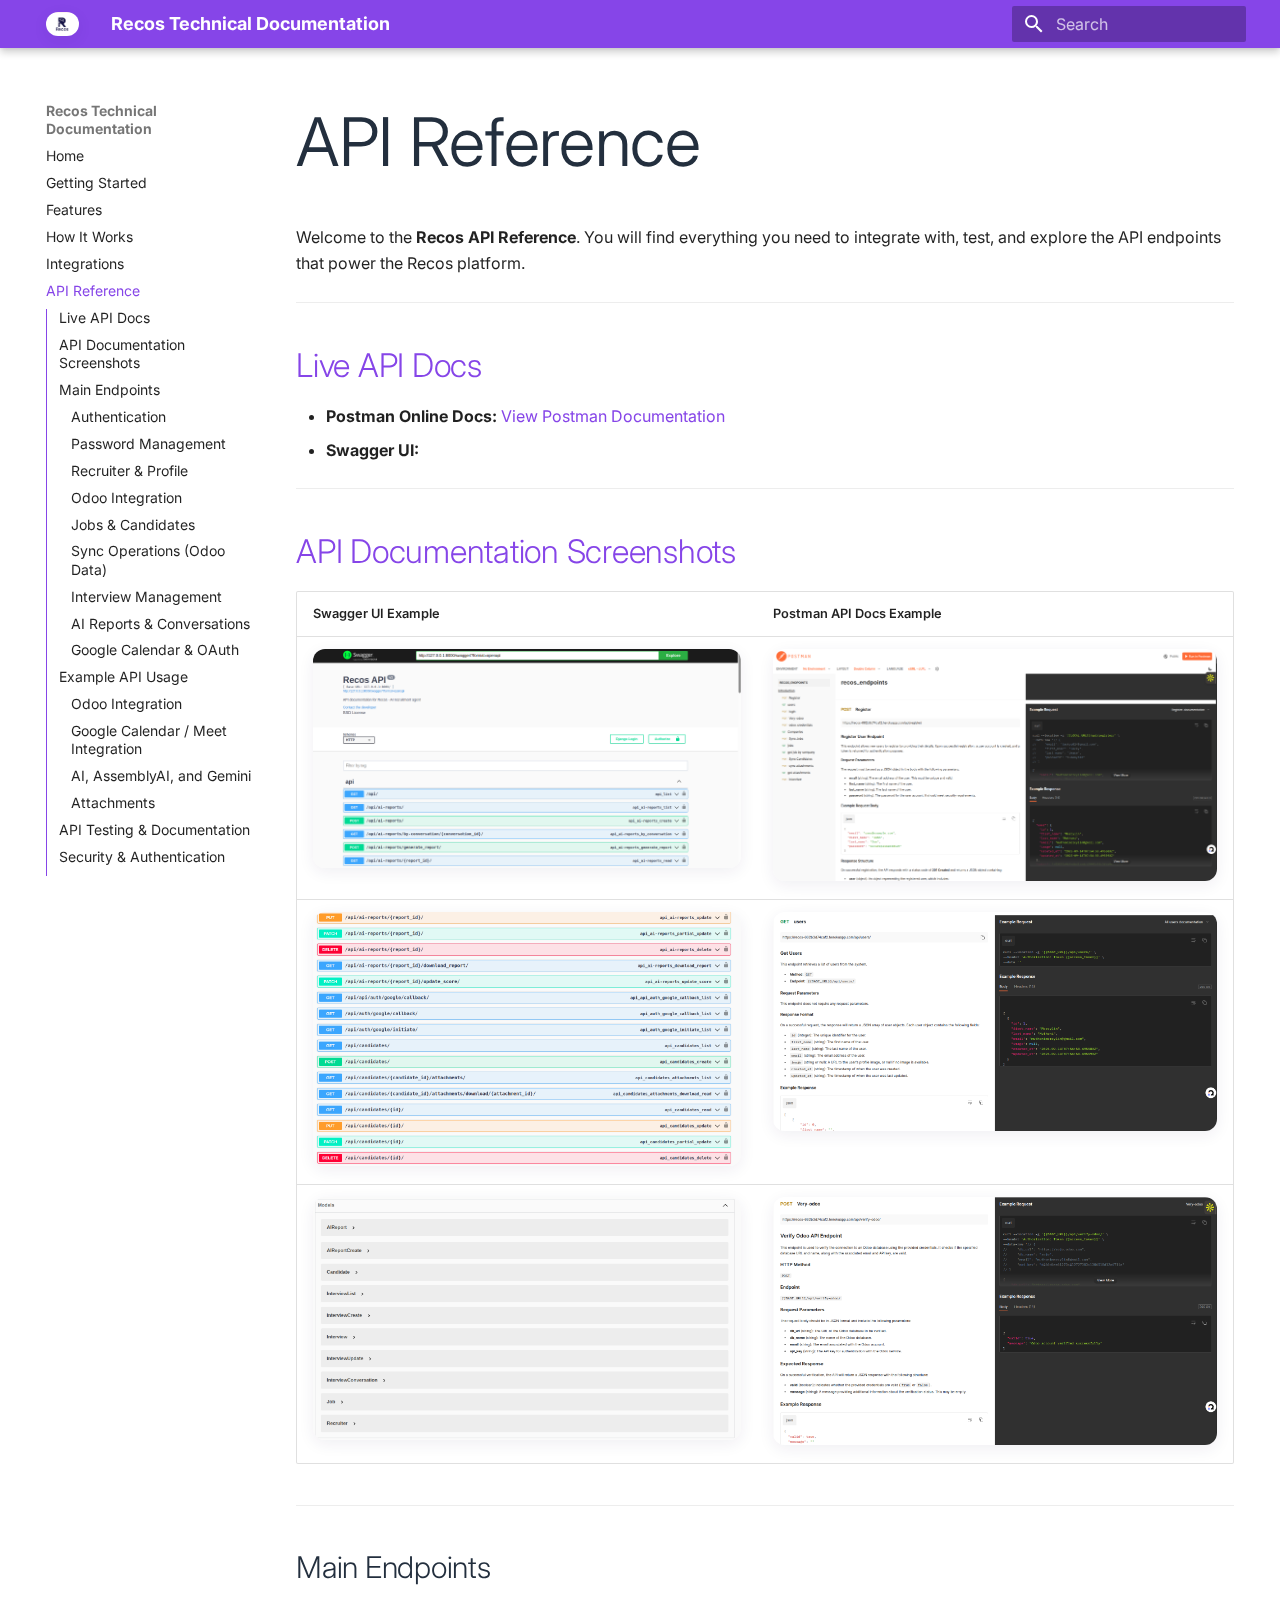
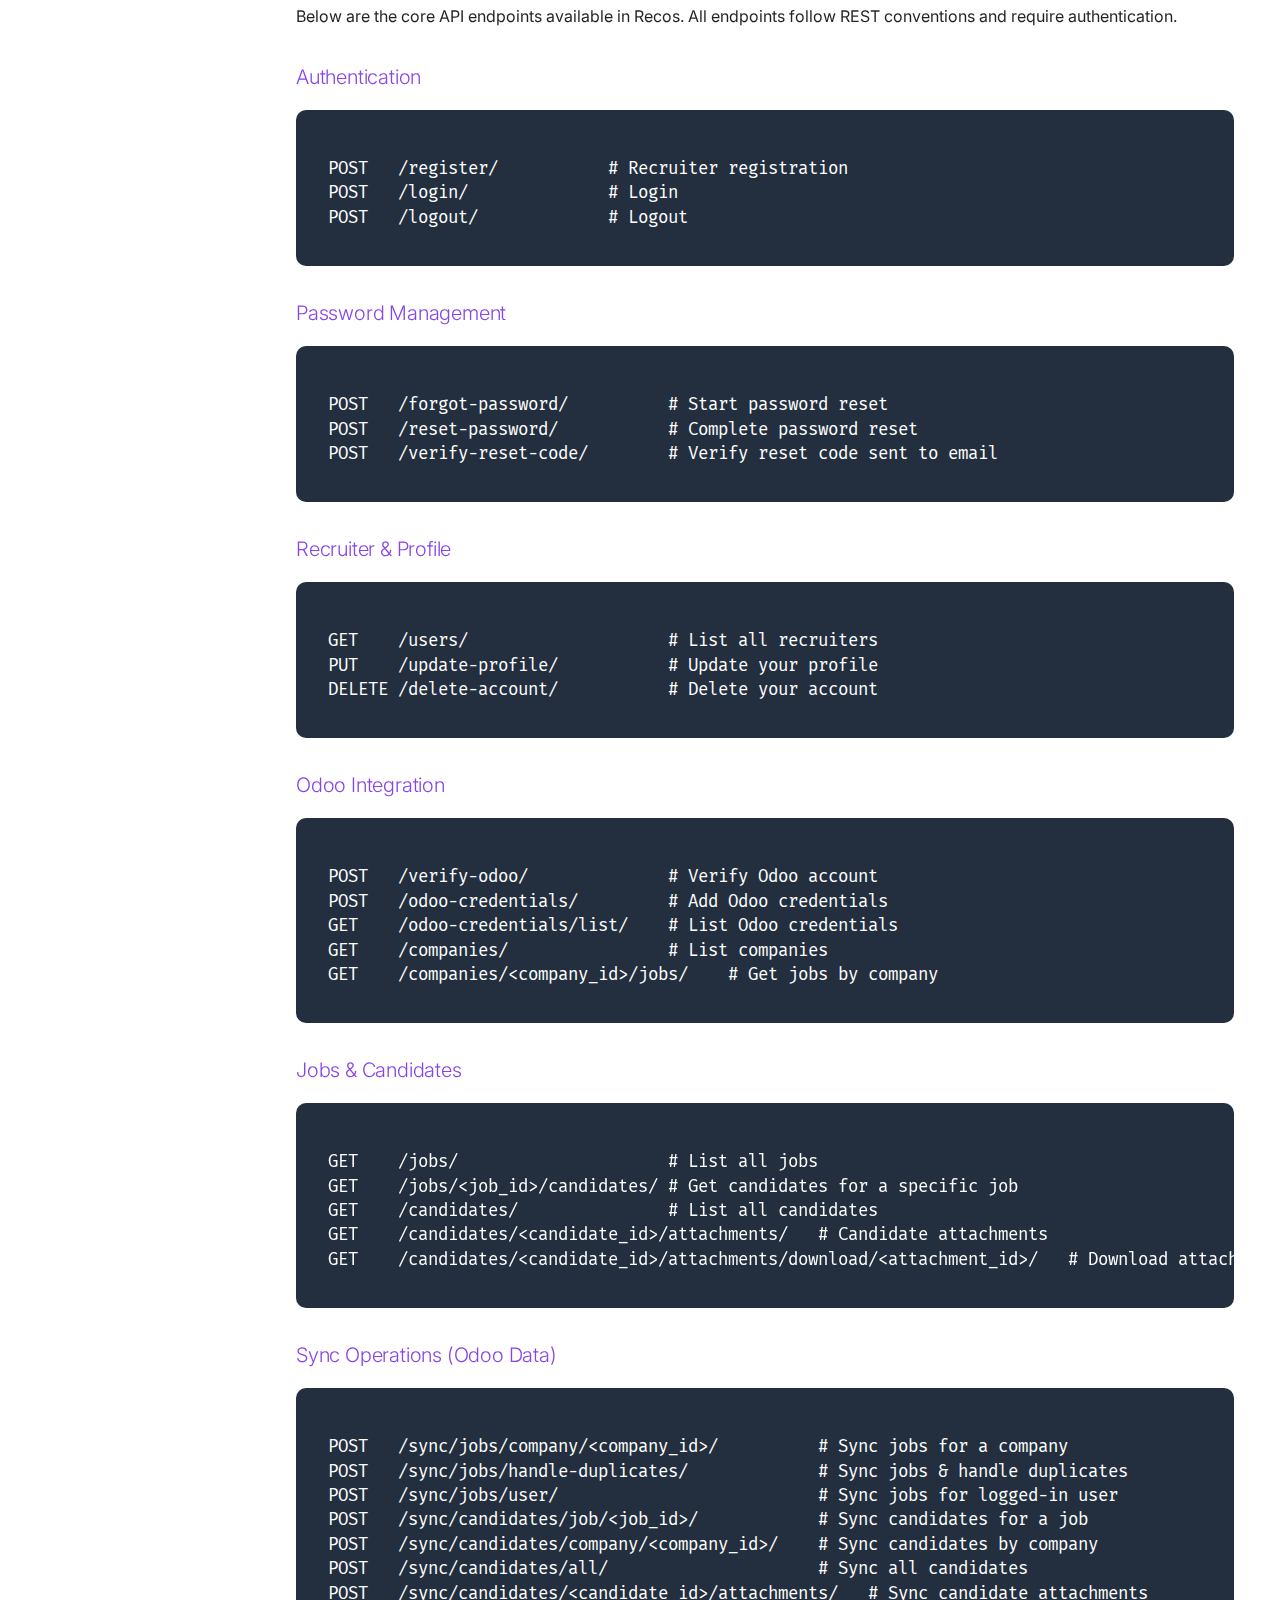
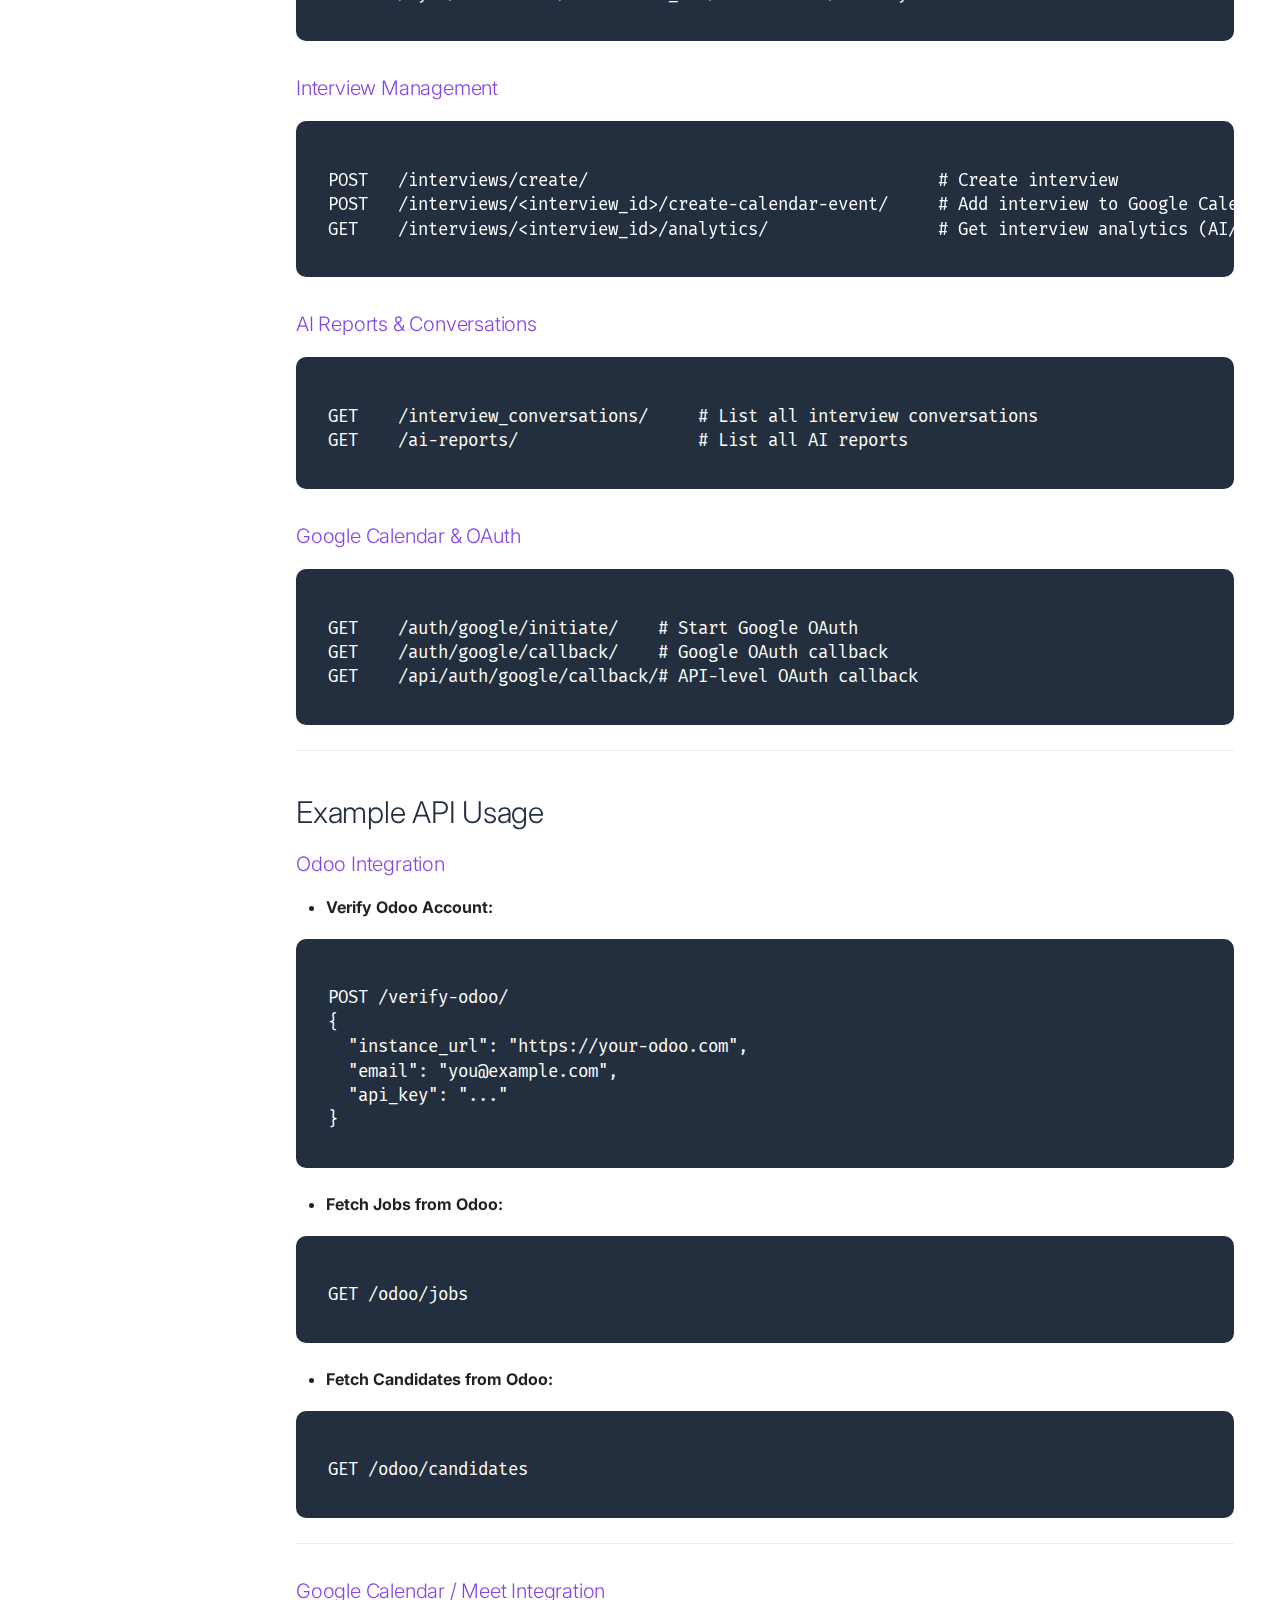
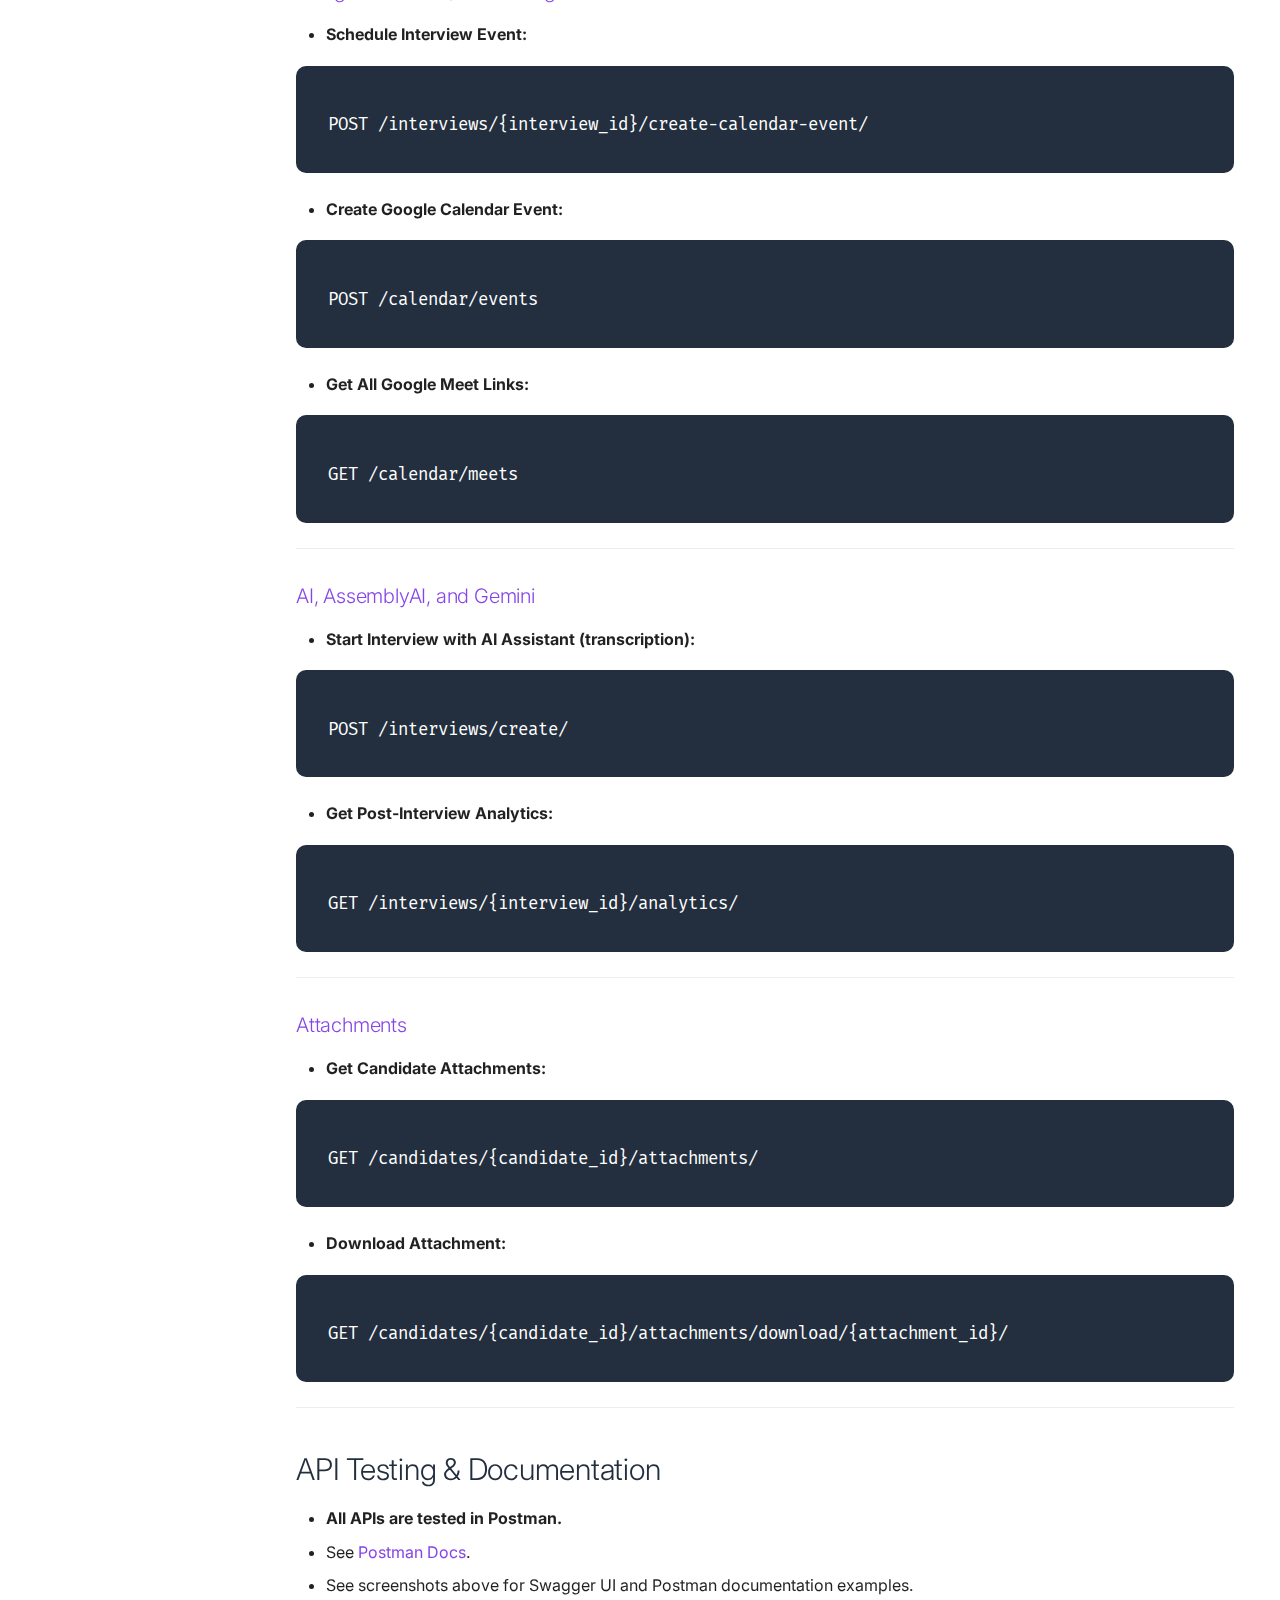
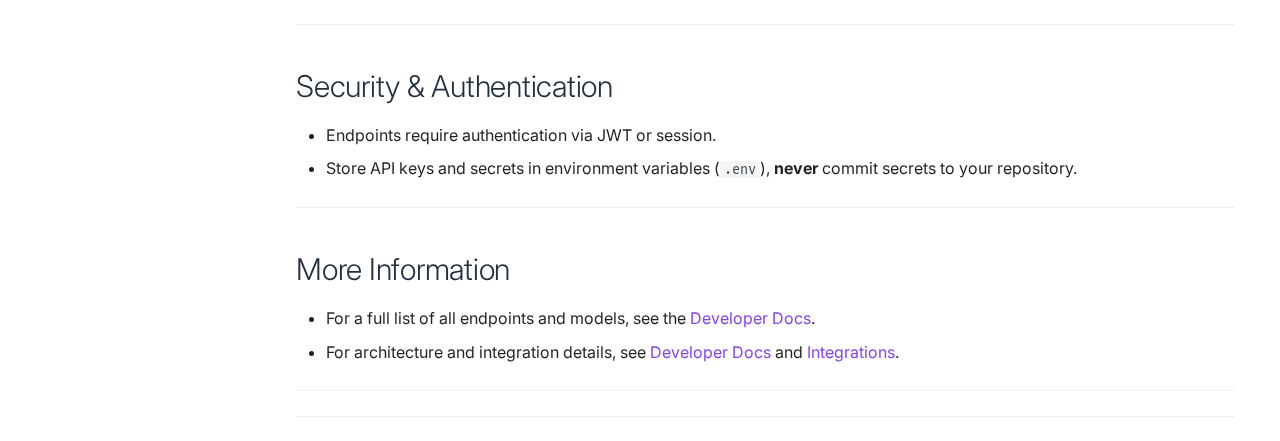
<file: api-reference/index.html>
<!doctype html>
<html lang="en" class="no-js">
  <head>
    
      <meta charset="utf-8">
      <meta name="viewport" content="width=device-width,initial-scale=1">
      
      
      
        <link rel="canonical" href="https://recos-six.vercel.app/api-reference/">
      
      
        <link rel="prev" href="../integrations/">
      
      
        <link rel="next" href="../qa-process/">
      
      
      <link rel="icon" href="../images/recos-logo.png">
      <meta name="generator" content="mkdocs-1.6.1, mkdocs-material-9.6.20">
    
    
      
        <title>API Reference - Recos Technical Documentation</title>
      
    
    
      <link rel="stylesheet" href="../assets/stylesheets/main.e53b48f4.min.css">
      
        
        <link rel="stylesheet" href="../assets/stylesheets/palette.06af60db.min.css">
      
      


    
    
      
    
    
      
        
        
        <link rel="preconnect" href="https://fonts.gstatic.com" crossorigin>
        <link rel="stylesheet" href="https://fonts.googleapis.com/css?family=Inter:300,300i,400,400i,700,700i%7CFira+Mono:400,400i,700,700i&display=fallback">
        <style>:root{--md-text-font:"Inter";--md-code-font:"Fira Mono"}</style>
      
    
    
      <link rel="stylesheet" href="../styles/extra.css">
    
    <script>__md_scope=new URL("..",location),__md_hash=e=>[...e].reduce(((e,_)=>(e<<5)-e+_.charCodeAt(0)),0),__md_get=(e,_=localStorage,t=__md_scope)=>JSON.parse(_.getItem(t.pathname+"."+e)),__md_set=(e,_,t=localStorage,a=__md_scope)=>{try{t.setItem(a.pathname+"."+e,JSON.stringify(_))}catch(e){}}</script>
    
      

    
    
    
  </head>
  
  
    
    
    
    
    
    <body dir="ltr" data-md-color-scheme="default" data-md-color-primary="dark-blue" data-md-color-accent="deep-purple">
  
    
    <input class="md-toggle" data-md-toggle="drawer" type="checkbox" id="__drawer" autocomplete="off">
    <input class="md-toggle" data-md-toggle="search" type="checkbox" id="__search" autocomplete="off">
    <label class="md-overlay" for="__drawer"></label>
    <div data-md-component="skip">
      
        
        <a href="#api-reference" class="md-skip">
          Skip to content
        </a>
      
    </div>
    <div data-md-component="announce">
      
    </div>
    
    
      

  

<header class="md-header md-header--shadow" data-md-component="header">
  <nav class="md-header__inner md-grid" aria-label="Header">
    <a href=".." title="Recos Technical Documentation" class="md-header__button md-logo" aria-label="Recos Technical Documentation" data-md-component="logo">
      
  <img src="../images/recos-logo.png" alt="logo">

    </a>
    <label class="md-header__button md-icon" for="__drawer">
      
      <svg xmlns="http://www.w3.org/2000/svg" viewBox="0 0 24 24"><path d="M3 6h18v2H3zm0 5h18v2H3zm0 5h18v2H3z"/></svg>
    </label>
    <div class="md-header__title" data-md-component="header-title">
      <div class="md-header__ellipsis">
        <div class="md-header__topic">
          <span class="md-ellipsis">
            Recos Technical Documentation
          </span>
        </div>
        <div class="md-header__topic" data-md-component="header-topic">
          <span class="md-ellipsis">
            
              API Reference
            
          </span>
        </div>
      </div>
    </div>
    
      
    
    
    
    
      
      
        <label class="md-header__button md-icon" for="__search">
          
          <svg xmlns="http://www.w3.org/2000/svg" viewBox="0 0 24 24"><path d="M9.5 3A6.5 6.5 0 0 1 16 9.5c0 1.61-.59 3.09-1.56 4.23l.27.27h.79l5 5-1.5 1.5-5-5v-.79l-.27-.27A6.52 6.52 0 0 1 9.5 16 6.5 6.5 0 0 1 3 9.5 6.5 6.5 0 0 1 9.5 3m0 2C7 5 5 7 5 9.5S7 14 9.5 14 14 12 14 9.5 12 5 9.5 5"/></svg>
        </label>
        <div class="md-search" data-md-component="search" role="dialog">
  <label class="md-search__overlay" for="__search"></label>
  <div class="md-search__inner" role="search">
    <form class="md-search__form" name="search">
      <input type="text" class="md-search__input" name="query" aria-label="Search" placeholder="Search" autocapitalize="off" autocorrect="off" autocomplete="off" spellcheck="false" data-md-component="search-query" required>
      <label class="md-search__icon md-icon" for="__search">
        
        <svg xmlns="http://www.w3.org/2000/svg" viewBox="0 0 24 24"><path d="M9.5 3A6.5 6.5 0 0 1 16 9.5c0 1.61-.59 3.09-1.56 4.23l.27.27h.79l5 5-1.5 1.5-5-5v-.79l-.27-.27A6.52 6.52 0 0 1 9.5 16 6.5 6.5 0 0 1 3 9.5 6.5 6.5 0 0 1 9.5 3m0 2C7 5 5 7 5 9.5S7 14 9.5 14 14 12 14 9.5 12 5 9.5 5"/></svg>
        
        <svg xmlns="http://www.w3.org/2000/svg" viewBox="0 0 24 24"><path d="M20 11v2H8l5.5 5.5-1.42 1.42L4.16 12l7.92-7.92L13.5 5.5 8 11z"/></svg>
      </label>
      <nav class="md-search__options" aria-label="Search">
        
          <a href="javascript:void(0)" class="md-search__icon md-icon" title="Share" aria-label="Share" data-clipboard data-clipboard-text="" data-md-component="search-share" tabindex="-1">
            
            <svg xmlns="http://www.w3.org/2000/svg" viewBox="0 0 24 24"><path d="M18 16.08c-.76 0-1.44.3-1.96.77L8.91 12.7c.05-.23.09-.46.09-.7s-.04-.47-.09-.7l7.05-4.11c.54.5 1.25.81 2.04.81a3 3 0 0 0 3-3 3 3 0 0 0-3-3 3 3 0 0 0-3 3c0 .24.04.47.09.7L8.04 9.81C7.5 9.31 6.79 9 6 9a3 3 0 0 0-3 3 3 3 0 0 0 3 3c.79 0 1.5-.31 2.04-.81l7.12 4.15c-.05.21-.08.43-.08.66 0 1.61 1.31 2.91 2.92 2.91s2.92-1.3 2.92-2.91A2.92 2.92 0 0 0 18 16.08"/></svg>
          </a>
        
        <button type="reset" class="md-search__icon md-icon" title="Clear" aria-label="Clear" tabindex="-1">
          
          <svg xmlns="http://www.w3.org/2000/svg" viewBox="0 0 24 24"><path d="M19 6.41 17.59 5 12 10.59 6.41 5 5 6.41 10.59 12 5 17.59 6.41 19 12 13.41 17.59 19 19 17.59 13.41 12z"/></svg>
        </button>
      </nav>
      
        <div class="md-search__suggest" data-md-component="search-suggest"></div>
      
    </form>
    <div class="md-search__output">
      <div class="md-search__scrollwrap" tabindex="0" data-md-scrollfix>
        <div class="md-search-result" data-md-component="search-result">
          <div class="md-search-result__meta">
            Initializing search
          </div>
          <ol class="md-search-result__list" role="presentation"></ol>
        </div>
      </div>
    </div>
  </div>
</div>
      
    
    
  </nav>
  
</header>
    
    <div class="md-container" data-md-component="container">
      
      
        
          
        
      
      <main class="md-main" data-md-component="main">
        <div class="md-main__inner md-grid">
          
            
              
              <div class="md-sidebar md-sidebar--primary" data-md-component="sidebar" data-md-type="navigation" >
                <div class="md-sidebar__scrollwrap">
                  <div class="md-sidebar__inner">
                    



  

<nav class="md-nav md-nav--primary md-nav--integrated" aria-label="Navigation" data-md-level="0">
  <label class="md-nav__title" for="__drawer">
    <a href=".." title="Recos Technical Documentation" class="md-nav__button md-logo" aria-label="Recos Technical Documentation" data-md-component="logo">
      
  <img src="../images/recos-logo.png" alt="logo">

    </a>
    Recos Technical Documentation
  </label>
  
  <ul class="md-nav__list" data-md-scrollfix>
    
      
      
  
  
  
  
    <li class="md-nav__item">
      <a href=".." class="md-nav__link">
        
  
  
  <span class="md-ellipsis">
    Home
    
  </span>
  

      </a>
    </li>
  

    
      
      
  
  
  
  
    <li class="md-nav__item">
      <a href="../getting-started/" class="md-nav__link">
        
  
  
  <span class="md-ellipsis">
    Getting Started
    
  </span>
  

      </a>
    </li>
  

    
      
      
  
  
  
  
    <li class="md-nav__item">
      <a href="../features/" class="md-nav__link">
        
  
  
  <span class="md-ellipsis">
    Features
    
  </span>
  

      </a>
    </li>
  

    
      
      
  
  
  
  
    <li class="md-nav__item">
      <a href="../developer-docs/" class="md-nav__link">
        
  
  
  <span class="md-ellipsis">
    How It Works
    
  </span>
  

      </a>
    </li>
  

    
      
      
  
  
  
  
    <li class="md-nav__item">
      <a href="../integrations/" class="md-nav__link">
        
  
  
  <span class="md-ellipsis">
    Integrations
    
  </span>
  

      </a>
    </li>
  

    
      
      
  
  
    
  
  
  
    <li class="md-nav__item md-nav__item--active">
      
      <input class="md-nav__toggle md-toggle" type="checkbox" id="__toc">
      
      
        
      
      
        <label class="md-nav__link md-nav__link--active" for="__toc">
          
  
  
  <span class="md-ellipsis">
    API Reference
    
  </span>
  

          <span class="md-nav__icon md-icon"></span>
        </label>
      
      <a href="./" class="md-nav__link md-nav__link--active">
        
  
  
  <span class="md-ellipsis">
    API Reference
    
  </span>
  

      </a>
      
        

<nav class="md-nav md-nav--secondary" aria-label="Table of contents">
  
  
  
    
  
  
    <label class="md-nav__title" for="__toc">
      <span class="md-nav__icon md-icon"></span>
      Table of contents
    </label>
    <ul class="md-nav__list" data-md-component="toc" data-md-scrollfix>
      
        <li class="md-nav__item">
  <a href="#live-api-docs" class="md-nav__link">
    <span class="md-ellipsis">
      Live API Docs
    </span>
  </a>
  
</li>
      
        <li class="md-nav__item">
  <a href="#api-documentation-screenshots" class="md-nav__link">
    <span class="md-ellipsis">
      API Documentation Screenshots
    </span>
  </a>
  
</li>
      
        <li class="md-nav__item">
  <a href="#main-endpoints" class="md-nav__link">
    <span class="md-ellipsis">
      Main Endpoints
    </span>
  </a>
  
    <nav class="md-nav" aria-label="Main Endpoints">
      <ul class="md-nav__list">
        
          <li class="md-nav__item">
  <a href="#authentication" class="md-nav__link">
    <span class="md-ellipsis">
      Authentication
    </span>
  </a>
  
</li>
        
          <li class="md-nav__item">
  <a href="#password-management" class="md-nav__link">
    <span class="md-ellipsis">
      Password Management
    </span>
  </a>
  
</li>
        
          <li class="md-nav__item">
  <a href="#recruiter-profile" class="md-nav__link">
    <span class="md-ellipsis">
      Recruiter &amp; Profile
    </span>
  </a>
  
</li>
        
          <li class="md-nav__item">
  <a href="#odoo-integration" class="md-nav__link">
    <span class="md-ellipsis">
      Odoo Integration
    </span>
  </a>
  
</li>
        
          <li class="md-nav__item">
  <a href="#jobs-candidates" class="md-nav__link">
    <span class="md-ellipsis">
      Jobs &amp; Candidates
    </span>
  </a>
  
</li>
        
          <li class="md-nav__item">
  <a href="#sync-operations-odoo-data" class="md-nav__link">
    <span class="md-ellipsis">
      Sync Operations (Odoo Data)
    </span>
  </a>
  
</li>
        
          <li class="md-nav__item">
  <a href="#interview-management" class="md-nav__link">
    <span class="md-ellipsis">
      Interview Management
    </span>
  </a>
  
</li>
        
          <li class="md-nav__item">
  <a href="#ai-reports-conversations" class="md-nav__link">
    <span class="md-ellipsis">
      AI Reports &amp; Conversations
    </span>
  </a>
  
</li>
        
          <li class="md-nav__item">
  <a href="#google-calendar-oauth" class="md-nav__link">
    <span class="md-ellipsis">
      Google Calendar &amp; OAuth
    </span>
  </a>
  
</li>
        
      </ul>
    </nav>
  
</li>
      
        <li class="md-nav__item">
  <a href="#example-api-usage" class="md-nav__link">
    <span class="md-ellipsis">
      Example API Usage
    </span>
  </a>
  
    <nav class="md-nav" aria-label="Example API Usage">
      <ul class="md-nav__list">
        
          <li class="md-nav__item">
  <a href="#odoo-integration_1" class="md-nav__link">
    <span class="md-ellipsis">
      Odoo Integration
    </span>
  </a>
  
</li>
        
          <li class="md-nav__item">
  <a href="#google-calendar-meet-integration" class="md-nav__link">
    <span class="md-ellipsis">
      Google Calendar / Meet Integration
    </span>
  </a>
  
</li>
        
          <li class="md-nav__item">
  <a href="#ai-assemblyai-and-gemini" class="md-nav__link">
    <span class="md-ellipsis">
      AI, AssemblyAI, and Gemini
    </span>
  </a>
  
</li>
        
          <li class="md-nav__item">
  <a href="#attachments" class="md-nav__link">
    <span class="md-ellipsis">
      Attachments
    </span>
  </a>
  
</li>
        
      </ul>
    </nav>
  
</li>
      
        <li class="md-nav__item">
  <a href="#api-testing-documentation" class="md-nav__link">
    <span class="md-ellipsis">
      API Testing &amp; Documentation
    </span>
  </a>
  
</li>
      
        <li class="md-nav__item">
  <a href="#security-authentication" class="md-nav__link">
    <span class="md-ellipsis">
      Security &amp; Authentication
    </span>
  </a>
  
</li>
      
        <li class="md-nav__item">
  <a href="#more-information" class="md-nav__link">
    <span class="md-ellipsis">
      More Information
    </span>
  </a>
  
</li>
      
    </ul>
  
</nav>
      
    </li>
  

    
      
      
  
  
  
  
    <li class="md-nav__item">
      <a href="../qa-process/" class="md-nav__link">
        
  
  
  <span class="md-ellipsis">
    Q/A Process
    
  </span>
  

      </a>
    </li>
  

    
      
      
  
  
  
  
    <li class="md-nav__item">
      <a href="../deployment-process/" class="md-nav__link">
        
  
  
  <span class="md-ellipsis">
    Deployment Process
    
  </span>
  

      </a>
    </li>
  

    
      
      
  
  
  
  
    <li class="md-nav__item">
      <a href="../code-standards/" class="md-nav__link">
        
  
  
  <span class="md-ellipsis">
    Code Standards
    
  </span>
  

      </a>
    </li>
  

    
  </ul>
</nav>
                  </div>
                </div>
              </div>
            
            
          
          
            <div class="md-content" data-md-component="content">
              <article class="md-content__inner md-typeset">
                
                  



<h1 id="api-reference"><span style="font-weight: 350; font-size: 2.1em; color: #232f3e">API Reference</span></h1>
<p>Welcome to the <strong>Recos API Reference</strong>. You will find everything you need to integrate with, test, and explore the API endpoints that power the Recos platform.</p>
<hr />
<h2 id="live-api-docs"><span style="font-weight: 300; font-size: 1.3em; color: #8645e8">Live API Docs</span></h2>
<ul>
<li><strong>Postman Online Docs:</strong> <a href="https://documenter.getpostman.com/view/45699975/2sB3HqHJX4">View Postman Documentation</a></li>
<li><strong>Swagger UI:</strong></li>
</ul>
<hr />
<h2 id="api-documentation-screenshots"><span style="font-weight: 300; font-size: 1.3em; color: #8645e8">API Documentation Screenshots</span></h2>
<table>
<thead>
<tr>
<th><span style="font-weight:600">Swagger UI Example</span></th>
<th><span style="font-weight:600">Postman API Docs Example</span></th>
</tr>
</thead>
<tbody>
<tr>
<td><img alt="Swagger Screenshot 1" src="../images/swagger1.png" /></td>
<td><img alt="Postman Screenshot" src="../images/swagger.png" /></td>
</tr>
<tr>
<td><img alt="Swagger Screenshot 2" src="../images/swagger2.png" /></td>
<td><img alt="Postman Screenshot" src="../images/doc1.png" /></td>
</tr>
<tr>
<td><img alt="Swagger Screenshot 3" src="../images/swagger3.png" /></td>
<td><img alt="Postman Screenshot" src="../images/doc2.png" /></td>
</tr>
</tbody>
</table>
<hr />
<h2 id="main-endpoints"><span style="font-weight: 300; font-size: 1.2em; color: #232f3e">Main Endpoints</span></h2>
<p>Below are the core API endpoints available in Recos. All endpoints follow REST conventions and require authentication.</p>
<h3 id="authentication"><span style="font-weight: 300; color: #8645e8;">Authentication</span></h3>
<div class="api-block">
<pre class="api-dark">
POST   /register/           # Recruiter registration
POST   /login/              # Login
POST   /logout/             # Logout
</pre>
</div>

<h3 id="password-management"><span style="font-weight: 300; color: #8645e8;">Password Management</span></h3>
<div class="api-block">
<pre class="api-dark">
POST   /forgot-password/          # Start password reset
POST   /reset-password/           # Complete password reset
POST   /verify-reset-code/        # Verify reset code sent to email
</pre>
</div>

<h3 id="recruiter-profile"><span style="font-weight: 300; color: #8645e8;">Recruiter &amp; Profile</span></h3>
<div class="api-block">
<pre class="api-dark">
GET    /users/                    # List all recruiters
PUT    /update-profile/           # Update your profile
DELETE /delete-account/           # Delete your account
</pre>
</div>

<h3 id="odoo-integration"><span style="font-weight: 300; color: #8645e8;">Odoo Integration</span></h3>
<div class="api-block">
<pre class="api-dark">
POST   /verify-odoo/              # Verify Odoo account
POST   /odoo-credentials/         # Add Odoo credentials
GET    /odoo-credentials/list/    # List Odoo credentials
GET    /companies/                # List companies
GET    /companies/&lt;company_id&gt;/jobs/    # Get jobs by company
</pre>
</div>

<h3 id="jobs-candidates"><span style="font-weight: 300; color: #8645e8;">Jobs &amp; Candidates</span></h3>
<div class="api-block">
<pre class="api-dark">
GET    /jobs/                     # List all jobs
GET    /jobs/&lt;job_id&gt;/candidates/ # Get candidates for a specific job
GET    /candidates/               # List all candidates
GET    /candidates/&lt;candidate_id&gt;/attachments/   # Candidate attachments
GET    /candidates/&lt;candidate_id&gt;/attachments/download/&lt;attachment_id&gt;/   # Download attachment
</pre>
</div>

<h3 id="sync-operations-odoo-data"><span style="font-weight: 300; color: #8645e8;">Sync Operations (Odoo Data)</span></h3>
<div class="api-block">
<pre class="api-dark">
POST   /sync/jobs/company/&lt;company_id&gt;/          # Sync jobs for a company
POST   /sync/jobs/handle-duplicates/             # Sync jobs & handle duplicates
POST   /sync/jobs/user/                          # Sync jobs for logged-in user
POST   /sync/candidates/job/&lt;job_id&gt;/            # Sync candidates for a job
POST   /sync/candidates/company/&lt;company_id&gt;/    # Sync candidates by company
POST   /sync/candidates/all/                     # Sync all candidates
POST   /sync/candidates/&lt;candidate_id&gt;/attachments/   # Sync candidate attachments
</pre>
</div>

<h3 id="interview-management"><span style="font-weight: 300; color: #8645e8;">Interview Management</span></h3>
<div class="api-block">
<pre class="api-dark">
POST   /interviews/create/                                   # Create interview
POST   /interviews/&lt;interview_id&gt;/create-calendar-event/     # Add interview to Google Calendar
GET    /interviews/&lt;interview_id&gt;/analytics/                 # Get interview analytics (AI/Gemini)
</pre>
</div>

<h3 id="ai-reports-conversations"><span style="font-weight: 300; color: #8645e8;">AI Reports &amp; Conversations</span></h3>
<div class="api-block">
<pre class="api-dark">
GET    /interview_conversations/     # List all interview conversations
GET    /ai-reports/                  # List all AI reports
</pre>
</div>

<h3 id="google-calendar-oauth"><span style="font-weight: 300; color: #8645e8;">Google Calendar &amp; OAuth</span></h3>
<div class="api-block">
<pre class="api-dark">
GET    /auth/google/initiate/    # Start Google OAuth
GET    /auth/google/callback/    # Google OAuth callback
GET    /api/auth/google/callback/# API-level OAuth callback
</pre>
</div>

<hr />
<h2 id="example-api-usage"><span style="font-weight: 300; font-size: 1.2em; color: #232f3e">Example API Usage</span></h2>
<h3 id="odoo-integration_1"><span style="font-weight: 300; color: #8645e8;">Odoo Integration</span></h3>
<ul>
<li><strong>Verify Odoo Account:</strong></li>
</ul>
<div class="api-block">
<pre class="api-dark">
POST /verify-odoo/
{
  "instance_url": "https://your-odoo.com",
  "email": "you@example.com",
  "api_key": "..."
}
</pre>
</div>

<ul>
<li><strong>Fetch Jobs from Odoo:</strong></li>
</ul>
<div class="api-block">
<pre class="api-dark">
GET /odoo/jobs
</pre>
</div>

<ul>
<li><strong>Fetch Candidates from Odoo:</strong></li>
</ul>
<div class="api-block">
<pre class="api-dark">
GET /odoo/candidates
</pre>
</div>

<hr />
<h3 id="google-calendar-meet-integration"><span style="font-weight: 300; color: #8645e8;">Google Calendar / Meet Integration</span></h3>
<ul>
<li><strong>Schedule Interview Event:</strong></li>
</ul>
<div class="api-block">
<pre class="api-dark">
POST /interviews/{interview_id}/create-calendar-event/
</pre>
</div>
<ul>
<li><strong>Create Google Calendar Event:</strong></li>
</ul>
<div class="api-block">
<pre class="api-dark">
POST /calendar/events
</pre>
</div>
<ul>
<li><strong>Get All Google Meet Links:</strong></li>
</ul>
<div class="api-block">
<pre class="api-dark">
GET /calendar/meets
</pre>
</div>

<hr />
<h3 id="ai-assemblyai-and-gemini"><span style="font-weight: 300; color: #8645e8;">AI, AssemblyAI, and Gemini</span></h3>
<ul>
<li><strong>Start Interview with AI Assistant (transcription):</strong></li>
</ul>
<div class="api-block">
<pre class="api-dark">
POST /interviews/create/
</pre>
</div>
<ul>
<li><strong>Get Post-Interview Analytics:</strong></li>
</ul>
<div class="api-block">
<pre class="api-dark">
GET /interviews/{interview_id}/analytics/
</pre>
</div>

<hr />
<h3 id="attachments"><span style="font-weight: 300; color: #8645e8;">Attachments</span></h3>
<ul>
<li><strong>Get Candidate Attachments:</strong></li>
</ul>
<div class="api-block">
<pre class="api-dark">
GET /candidates/{candidate_id}/attachments/
</pre>
</div>

<ul>
<li><strong>Download Attachment:</strong></li>
</ul>
<div class="api-block">
<pre class="api-dark">
GET /candidates/{candidate_id}/attachments/download/{attachment_id}/
</pre>
</div>

<hr />
<h2 id="api-testing-documentation"><span style="font-weight: 300; font-size: 1.2em; color: #232f3e">API Testing &amp; Documentation</span></h2>
<ul>
<li><strong>All APIs are tested in Postman.</strong></li>
<li>See <a href="https://documenter.getpostman.com/view/45699975/2sB3HqHJX4">Postman Docs</a>.</li>
<li>See screenshots above for Swagger UI and Postman documentation examples.</li>
</ul>
<hr />
<h2 id="security-authentication"><span style="font-weight: 300; font-size: 1.2em; color: #232f3e">Security &amp; Authentication</span></h2>
<ul>
<li>Endpoints require authentication via JWT or session.</li>
<li>Store API keys and secrets in environment variables (<code>.env</code>), <strong>never</strong> commit secrets to your repository.</li>
</ul>
<hr />
<h2 id="more-information"><span style="font-weight: 300; font-size: 1.2em; color: #232f3e">More Information</span></h2>
<ul>
<li>For a full list of all endpoints and models, see the <a href="../developer-docs/">Developer Docs</a>.</li>
<li>For architecture and integration details, see <a href="../developer-docs/">Developer Docs</a> and <a href="../integrations/">Integrations</a>.</li>
</ul>
<hr />
<hr />
<style>
.api-block {
  background: #232f3e;
  border-radius: 10px;
  padding: 18px 18px 10px 18px;
  margin: 18px 0 24px 0;
  overflow-x: auto;
  font-size: 1.09em;
  font-family: 'Fira Mono', 'Consolas', 'monospace';
}
.api-dark {
  background: #232f3e !important;
  color: #fff !important;
  border-radius: 6px;
  padding: 12px 14px 8px 14px;
  margin: 0;
  font-size: 1em;
  font-family: 'Fira Mono', 'Consolas', 'monospace';
}
</style>












                
              </article>
            </div>
          
          
<script>var target=document.getElementById(location.hash.slice(1));target&&target.name&&(target.checked=target.name.startsWith("__tabbed_"))</script>
        </div>
        
      </main>
      
        <footer class="md-footer">
  
  <div class="md-footer-meta md-typeset">
    <div class="md-footer-meta__inner md-grid">
      <div class="md-copyright">
  
  
    Made with
    <a href="https://squidfunk.github.io/mkdocs-material/" target="_blank" rel="noopener">
      Material for MkDocs
    </a>
  
</div>
      
    </div>
  </div>
</footer>
      
    </div>
    <div class="md-dialog" data-md-component="dialog">
      <div class="md-dialog__inner md-typeset"></div>
    </div>
    
    
    
      
      <script id="__config" type="application/json">{"base": "..", "features": ["navigation.sections", "navigation.instant", "navigation.expand", "toc.integrate", "search.highlight", "search.suggest", "search.share"], "search": "../assets/javascripts/workers/search.973d3a69.min.js", "tags": null, "translations": {"clipboard.copied": "Copied to clipboard", "clipboard.copy": "Copy to clipboard", "search.result.more.one": "1 more on this page", "search.result.more.other": "# more on this page", "search.result.none": "No matching documents", "search.result.one": "1 matching document", "search.result.other": "# matching documents", "search.result.placeholder": "Type to start searching", "search.result.term.missing": "Missing", "select.version": "Select version"}, "version": null}</script>
    
    
      <script src="../assets/javascripts/bundle.f55a23d4.min.js"></script>
      
    
  </body>
</html>
</file>
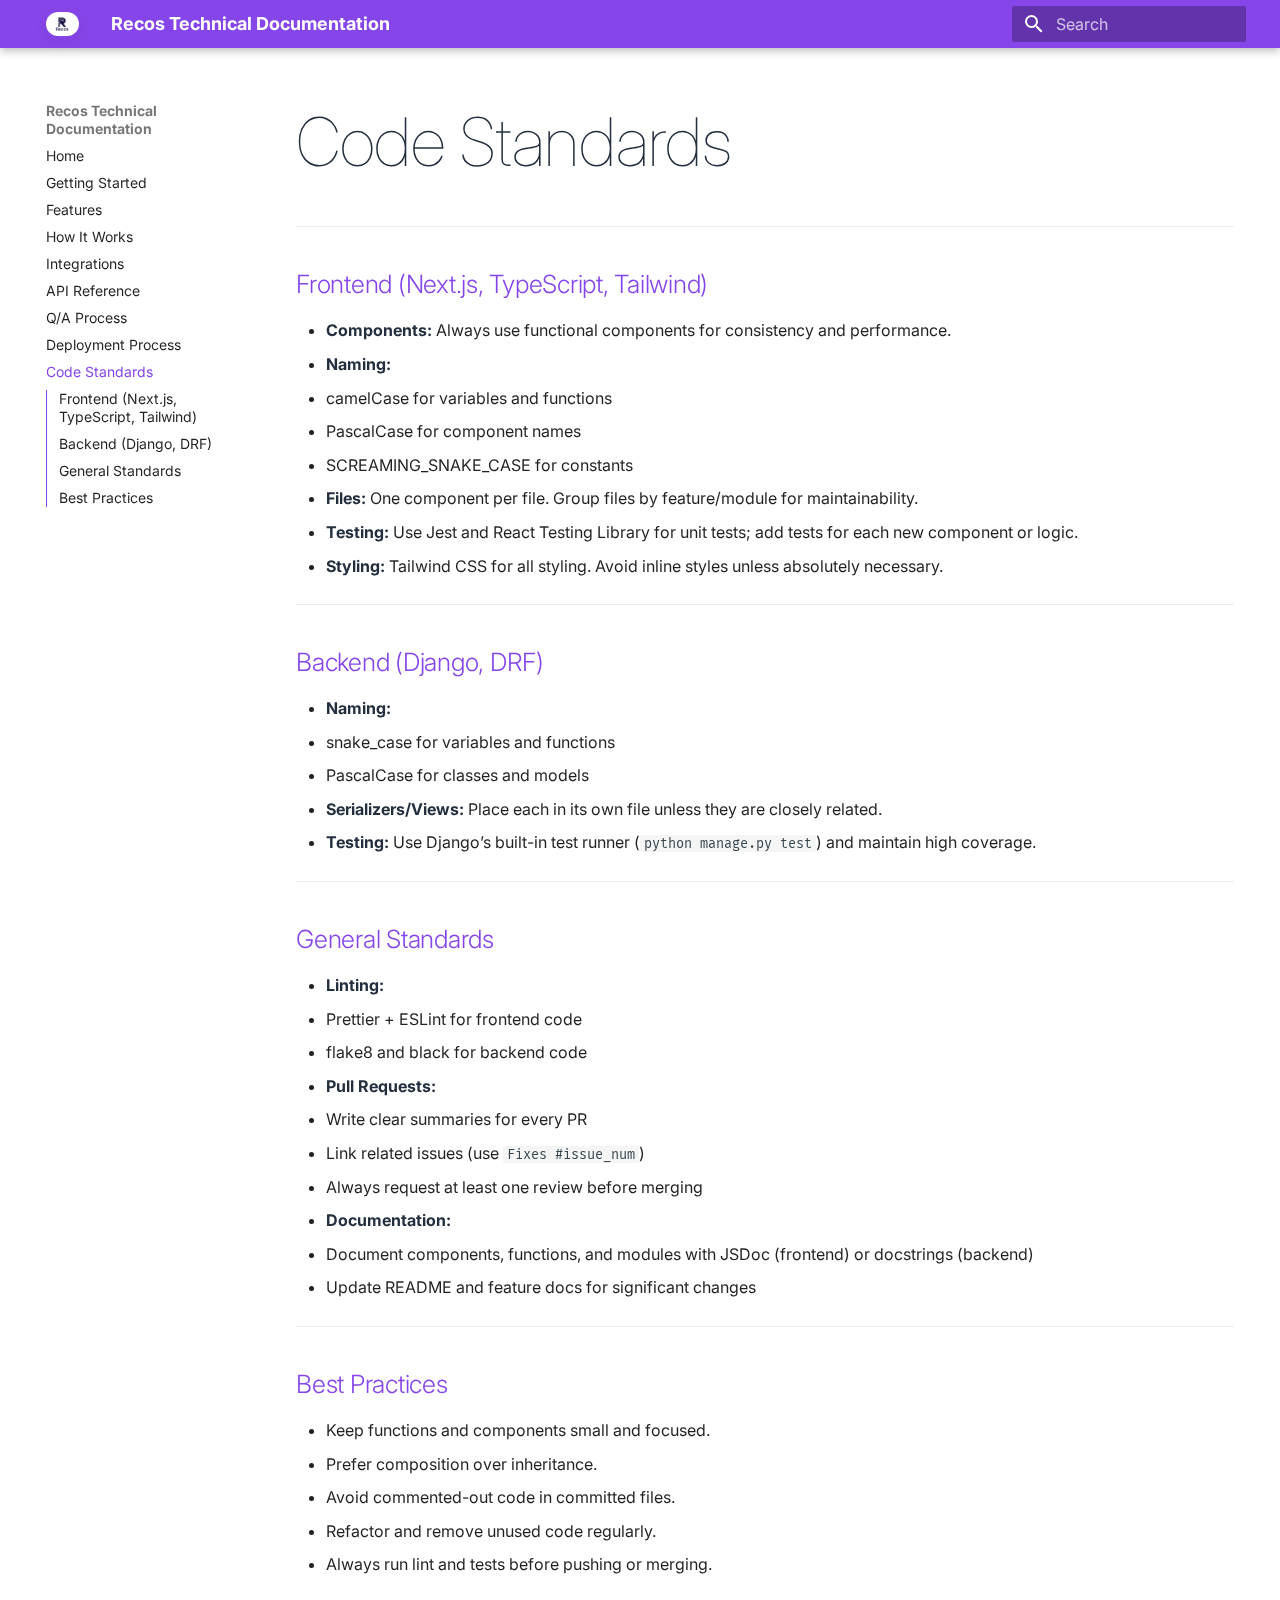
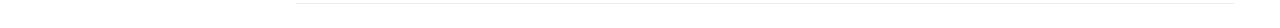
<file: code-standards/index.html>
<!doctype html>
<html lang="en" class="no-js">
  <head>
    
      <meta charset="utf-8">
      <meta name="viewport" content="width=device-width,initial-scale=1">
      
      
      
        <link rel="canonical" href="https://recos-six.vercel.app/code-standards/">
      
      
        <link rel="prev" href="../deployment-process/">
      
      
      
      <link rel="icon" href="../images/recos-logo.png">
      <meta name="generator" content="mkdocs-1.6.1, mkdocs-material-9.6.20">
    
    
      
        <title>Code Standards - Recos Technical Documentation</title>
      
    
    
      <link rel="stylesheet" href="../assets/stylesheets/main.e53b48f4.min.css">
      
        
        <link rel="stylesheet" href="../assets/stylesheets/palette.06af60db.min.css">
      
      


    
    
      
    
    
      
        
        
        <link rel="preconnect" href="https://fonts.gstatic.com" crossorigin>
        <link rel="stylesheet" href="https://fonts.googleapis.com/css?family=Inter:300,300i,400,400i,700,700i%7CFira+Mono:400,400i,700,700i&display=fallback">
        <style>:root{--md-text-font:"Inter";--md-code-font:"Fira Mono"}</style>
      
    
    
      <link rel="stylesheet" href="../styles/extra.css">
    
    <script>__md_scope=new URL("..",location),__md_hash=e=>[...e].reduce(((e,_)=>(e<<5)-e+_.charCodeAt(0)),0),__md_get=(e,_=localStorage,t=__md_scope)=>JSON.parse(_.getItem(t.pathname+"."+e)),__md_set=(e,_,t=localStorage,a=__md_scope)=>{try{t.setItem(a.pathname+"."+e,JSON.stringify(_))}catch(e){}}</script>
    
      

    
    
    
  </head>
  
  
    
    
    
    
    
    <body dir="ltr" data-md-color-scheme="default" data-md-color-primary="dark-blue" data-md-color-accent="deep-purple">
  
    
    <input class="md-toggle" data-md-toggle="drawer" type="checkbox" id="__drawer" autocomplete="off">
    <input class="md-toggle" data-md-toggle="search" type="checkbox" id="__search" autocomplete="off">
    <label class="md-overlay" for="__drawer"></label>
    <div data-md-component="skip">
      
        
        <a href="#code-standards" class="md-skip">
          Skip to content
        </a>
      
    </div>
    <div data-md-component="announce">
      
    </div>
    
    
      

  

<header class="md-header md-header--shadow" data-md-component="header">
  <nav class="md-header__inner md-grid" aria-label="Header">
    <a href=".." title="Recos Technical Documentation" class="md-header__button md-logo" aria-label="Recos Technical Documentation" data-md-component="logo">
      
  <img src="../images/recos-logo.png" alt="logo">

    </a>
    <label class="md-header__button md-icon" for="__drawer">
      
      <svg xmlns="http://www.w3.org/2000/svg" viewBox="0 0 24 24"><path d="M3 6h18v2H3zm0 5h18v2H3zm0 5h18v2H3z"/></svg>
    </label>
    <div class="md-header__title" data-md-component="header-title">
      <div class="md-header__ellipsis">
        <div class="md-header__topic">
          <span class="md-ellipsis">
            Recos Technical Documentation
          </span>
        </div>
        <div class="md-header__topic" data-md-component="header-topic">
          <span class="md-ellipsis">
            
              Code Standards
            
          </span>
        </div>
      </div>
    </div>
    
      
    
    
    
    
      
      
        <label class="md-header__button md-icon" for="__search">
          
          <svg xmlns="http://www.w3.org/2000/svg" viewBox="0 0 24 24"><path d="M9.5 3A6.5 6.5 0 0 1 16 9.5c0 1.61-.59 3.09-1.56 4.23l.27.27h.79l5 5-1.5 1.5-5-5v-.79l-.27-.27A6.52 6.52 0 0 1 9.5 16 6.5 6.5 0 0 1 3 9.5 6.5 6.5 0 0 1 9.5 3m0 2C7 5 5 7 5 9.5S7 14 9.5 14 14 12 14 9.5 12 5 9.5 5"/></svg>
        </label>
        <div class="md-search" data-md-component="search" role="dialog">
  <label class="md-search__overlay" for="__search"></label>
  <div class="md-search__inner" role="search">
    <form class="md-search__form" name="search">
      <input type="text" class="md-search__input" name="query" aria-label="Search" placeholder="Search" autocapitalize="off" autocorrect="off" autocomplete="off" spellcheck="false" data-md-component="search-query" required>
      <label class="md-search__icon md-icon" for="__search">
        
        <svg xmlns="http://www.w3.org/2000/svg" viewBox="0 0 24 24"><path d="M9.5 3A6.5 6.5 0 0 1 16 9.5c0 1.61-.59 3.09-1.56 4.23l.27.27h.79l5 5-1.5 1.5-5-5v-.79l-.27-.27A6.52 6.52 0 0 1 9.5 16 6.5 6.5 0 0 1 3 9.5 6.5 6.5 0 0 1 9.5 3m0 2C7 5 5 7 5 9.5S7 14 9.5 14 14 12 14 9.5 12 5 9.5 5"/></svg>
        
        <svg xmlns="http://www.w3.org/2000/svg" viewBox="0 0 24 24"><path d="M20 11v2H8l5.5 5.5-1.42 1.42L4.16 12l7.92-7.92L13.5 5.5 8 11z"/></svg>
      </label>
      <nav class="md-search__options" aria-label="Search">
        
          <a href="javascript:void(0)" class="md-search__icon md-icon" title="Share" aria-label="Share" data-clipboard data-clipboard-text="" data-md-component="search-share" tabindex="-1">
            
            <svg xmlns="http://www.w3.org/2000/svg" viewBox="0 0 24 24"><path d="M18 16.08c-.76 0-1.44.3-1.96.77L8.91 12.7c.05-.23.09-.46.09-.7s-.04-.47-.09-.7l7.05-4.11c.54.5 1.25.81 2.04.81a3 3 0 0 0 3-3 3 3 0 0 0-3-3 3 3 0 0 0-3 3c0 .24.04.47.09.7L8.04 9.81C7.5 9.31 6.79 9 6 9a3 3 0 0 0-3 3 3 3 0 0 0 3 3c.79 0 1.5-.31 2.04-.81l7.12 4.15c-.05.21-.08.43-.08.66 0 1.61 1.31 2.91 2.92 2.91s2.92-1.3 2.92-2.91A2.92 2.92 0 0 0 18 16.08"/></svg>
          </a>
        
        <button type="reset" class="md-search__icon md-icon" title="Clear" aria-label="Clear" tabindex="-1">
          
          <svg xmlns="http://www.w3.org/2000/svg" viewBox="0 0 24 24"><path d="M19 6.41 17.59 5 12 10.59 6.41 5 5 6.41 10.59 12 5 17.59 6.41 19 12 13.41 17.59 19 19 17.59 13.41 12z"/></svg>
        </button>
      </nav>
      
        <div class="md-search__suggest" data-md-component="search-suggest"></div>
      
    </form>
    <div class="md-search__output">
      <div class="md-search__scrollwrap" tabindex="0" data-md-scrollfix>
        <div class="md-search-result" data-md-component="search-result">
          <div class="md-search-result__meta">
            Initializing search
          </div>
          <ol class="md-search-result__list" role="presentation"></ol>
        </div>
      </div>
    </div>
  </div>
</div>
      
    
    
  </nav>
  
</header>
    
    <div class="md-container" data-md-component="container">
      
      
        
          
        
      
      <main class="md-main" data-md-component="main">
        <div class="md-main__inner md-grid">
          
            
              
              <div class="md-sidebar md-sidebar--primary" data-md-component="sidebar" data-md-type="navigation" >
                <div class="md-sidebar__scrollwrap">
                  <div class="md-sidebar__inner">
                    



  

<nav class="md-nav md-nav--primary md-nav--integrated" aria-label="Navigation" data-md-level="0">
  <label class="md-nav__title" for="__drawer">
    <a href=".." title="Recos Technical Documentation" class="md-nav__button md-logo" aria-label="Recos Technical Documentation" data-md-component="logo">
      
  <img src="../images/recos-logo.png" alt="logo">

    </a>
    Recos Technical Documentation
  </label>
  
  <ul class="md-nav__list" data-md-scrollfix>
    
      
      
  
  
  
  
    <li class="md-nav__item">
      <a href=".." class="md-nav__link">
        
  
  
  <span class="md-ellipsis">
    Home
    
  </span>
  

      </a>
    </li>
  

    
      
      
  
  
  
  
    <li class="md-nav__item">
      <a href="../getting-started/" class="md-nav__link">
        
  
  
  <span class="md-ellipsis">
    Getting Started
    
  </span>
  

      </a>
    </li>
  

    
      
      
  
  
  
  
    <li class="md-nav__item">
      <a href="../features/" class="md-nav__link">
        
  
  
  <span class="md-ellipsis">
    Features
    
  </span>
  

      </a>
    </li>
  

    
      
      
  
  
  
  
    <li class="md-nav__item">
      <a href="../developer-docs/" class="md-nav__link">
        
  
  
  <span class="md-ellipsis">
    How It Works
    
  </span>
  

      </a>
    </li>
  

    
      
      
  
  
  
  
    <li class="md-nav__item">
      <a href="../integrations/" class="md-nav__link">
        
  
  
  <span class="md-ellipsis">
    Integrations
    
  </span>
  

      </a>
    </li>
  

    
      
      
  
  
  
  
    <li class="md-nav__item">
      <a href="../api-reference/" class="md-nav__link">
        
  
  
  <span class="md-ellipsis">
    API Reference
    
  </span>
  

      </a>
    </li>
  

    
      
      
  
  
  
  
    <li class="md-nav__item">
      <a href="../qa-process/" class="md-nav__link">
        
  
  
  <span class="md-ellipsis">
    Q/A Process
    
  </span>
  

      </a>
    </li>
  

    
      
      
  
  
  
  
    <li class="md-nav__item">
      <a href="../deployment-process/" class="md-nav__link">
        
  
  
  <span class="md-ellipsis">
    Deployment Process
    
  </span>
  

      </a>
    </li>
  

    
      
      
  
  
    
  
  
  
    <li class="md-nav__item md-nav__item--active">
      
      <input class="md-nav__toggle md-toggle" type="checkbox" id="__toc">
      
      
        
      
      
        <label class="md-nav__link md-nav__link--active" for="__toc">
          
  
  
  <span class="md-ellipsis">
    Code Standards
    
  </span>
  

          <span class="md-nav__icon md-icon"></span>
        </label>
      
      <a href="./" class="md-nav__link md-nav__link--active">
        
  
  
  <span class="md-ellipsis">
    Code Standards
    
  </span>
  

      </a>
      
        

<nav class="md-nav md-nav--secondary" aria-label="Table of contents">
  
  
  
    
  
  
    <label class="md-nav__title" for="__toc">
      <span class="md-nav__icon md-icon"></span>
      Table of contents
    </label>
    <ul class="md-nav__list" data-md-component="toc" data-md-scrollfix>
      
        <li class="md-nav__item">
  <a href="#frontend-nextjs-typescript-tailwind" class="md-nav__link">
    <span class="md-ellipsis">
      Frontend (Next.js, TypeScript, Tailwind)
    </span>
  </a>
  
</li>
      
        <li class="md-nav__item">
  <a href="#backend-django-drf" class="md-nav__link">
    <span class="md-ellipsis">
      Backend (Django, DRF)
    </span>
  </a>
  
</li>
      
        <li class="md-nav__item">
  <a href="#general-standards" class="md-nav__link">
    <span class="md-ellipsis">
      General Standards
    </span>
  </a>
  
</li>
      
        <li class="md-nav__item">
  <a href="#best-practices" class="md-nav__link">
    <span class="md-ellipsis">
      Best Practices
    </span>
  </a>
  
</li>
      
    </ul>
  
</nav>
      
    </li>
  

    
  </ul>
</nav>
                  </div>
                </div>
              </div>
            
            
          
          
            <div class="md-content" data-md-component="content">
              <article class="md-content__inner md-typeset">
                
                  



<h1 id="code-standards"><span style="font-weight: 1; font-size: 2.1em; color: #232f3e;">Code Standards</span></h1>
<hr />
<h2 id="frontend-nextjs-typescript-tailwind"><span style="font-weight: 300; color: #8645e8;">Frontend (Next.js, TypeScript, Tailwind)</span></h2>
<ul>
<li><span style="color: #232f3e;"><b>Components:</b></span> Always use functional components for consistency and performance.</li>
<li><span style="color: #232f3e;"><b>Naming:</b></span></li>
<li>camelCase for variables and functions</li>
<li>PascalCase for component names</li>
<li>SCREAMING_SNAKE_CASE for constants</li>
<li><span style="color: #232f3e;"><b>Files:</b></span> One component per file. Group files by feature/module for maintainability.</li>
<li><span style="color: #232f3e;"><b>Testing:</b></span> Use Jest and React Testing Library for unit tests; add tests for each new component or logic.</li>
<li><span style="color: #232f3e;"><b>Styling:</b></span> Tailwind CSS for all styling. Avoid inline styles unless absolutely necessary.</li>
</ul>
<hr />
<h2 id="backend-django-drf"><span style="font-weight: 300; color: #8645e8;">Backend (Django, DRF)</span></h2>
<ul>
<li><span style="color: #232f3e;"><b>Naming:</b></span></li>
<li>snake_case for variables and functions</li>
<li>PascalCase for classes and models</li>
<li><span style="color: #232f3e;"><b>Serializers/Views:</b></span> Place each in its own file unless they are closely related.</li>
<li><span style="color: #232f3e;"><b>Testing:</b></span> Use Django’s built-in test runner (<code>python manage.py test</code>) and maintain high coverage.</li>
</ul>
<hr />
<h2 id="general-standards"><span style="font-weight: 300; color: #8645e8;">General Standards</span></h2>
<ul>
<li><span style="color: #232f3e;"><b>Linting:</b></span></li>
<li>Prettier + ESLint for frontend code</li>
<li>flake8 and black for backend code</li>
<li><span style="color: #232f3e;"><b>Pull Requests:</b></span> </li>
<li>Write clear summaries for every PR</li>
<li>Link related issues (use <code>Fixes #issue_num</code>)</li>
<li>Always request at least one review before merging</li>
<li><span style="color: #232f3e;"><b>Documentation:</b></span>  </li>
<li>Document components, functions, and modules with JSDoc (frontend) or docstrings (backend)</li>
<li>Update README and feature docs for significant changes</li>
</ul>
<hr />
<h2 id="best-practices"><span style="font-weight: 300; color: #8645e8;">Best Practices</span></h2>
<ul>
<li>Keep functions and components small and focused.</li>
<li>Prefer composition over inheritance.</li>
<li>Avoid commented-out code in committed files.</li>
<li>Refactor and remove unused code regularly.</li>
<li>Always run lint and tests before pushing or merging.</li>
</ul>
<hr />












                
              </article>
            </div>
          
          
<script>var target=document.getElementById(location.hash.slice(1));target&&target.name&&(target.checked=target.name.startsWith("__tabbed_"))</script>
        </div>
        
      </main>
      
        <footer class="md-footer">
  
  <div class="md-footer-meta md-typeset">
    <div class="md-footer-meta__inner md-grid">
      <div class="md-copyright">
  
  
    Made with
    <a href="https://squidfunk.github.io/mkdocs-material/" target="_blank" rel="noopener">
      Material for MkDocs
    </a>
  
</div>
      
    </div>
  </div>
</footer>
      
    </div>
    <div class="md-dialog" data-md-component="dialog">
      <div class="md-dialog__inner md-typeset"></div>
    </div>
    
    
    
      
      <script id="__config" type="application/json">{"base": "..", "features": ["navigation.sections", "navigation.instant", "navigation.expand", "toc.integrate", "search.highlight", "search.suggest", "search.share"], "search": "../assets/javascripts/workers/search.973d3a69.min.js", "tags": null, "translations": {"clipboard.copied": "Copied to clipboard", "clipboard.copy": "Copy to clipboard", "search.result.more.one": "1 more on this page", "search.result.more.other": "# more on this page", "search.result.none": "No matching documents", "search.result.one": "1 matching document", "search.result.other": "# matching documents", "search.result.placeholder": "Type to start searching", "search.result.term.missing": "Missing", "select.version": "Select version"}, "version": null}</script>
    
    
      <script src="../assets/javascripts/bundle.f55a23d4.min.js"></script>
      
    
  </body>
</html>
</file>
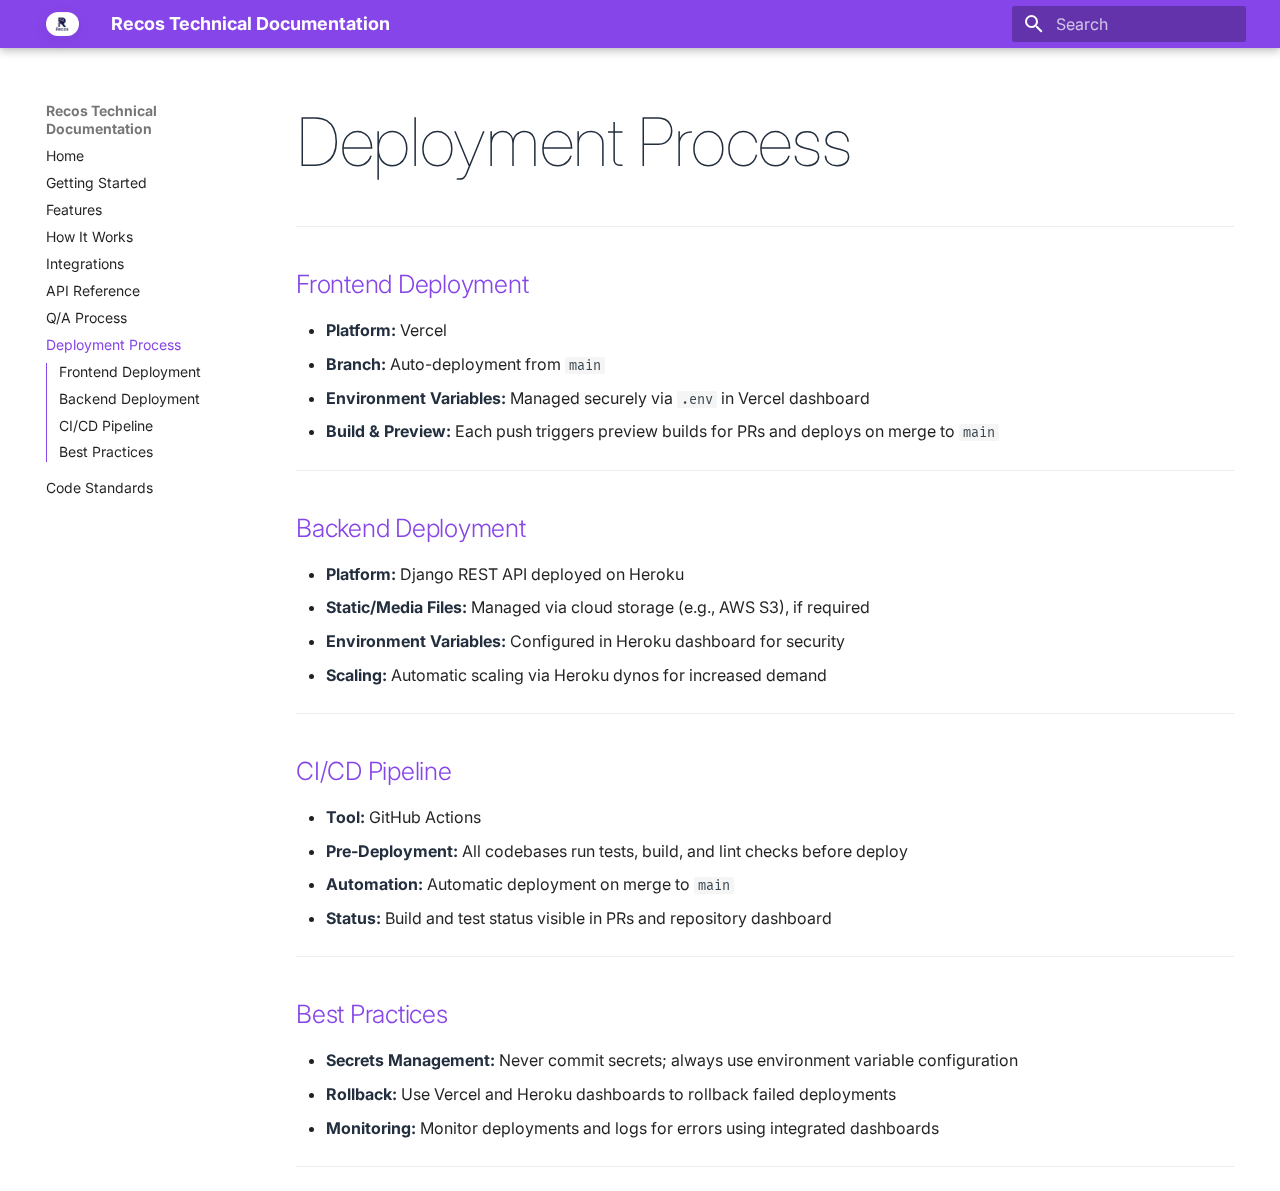
<file: deployment-process/index.html>
<!doctype html>
<html lang="en" class="no-js">
  <head>
    
      <meta charset="utf-8">
      <meta name="viewport" content="width=device-width,initial-scale=1">
      
      
      
        <link rel="canonical" href="https://recos-six.vercel.app/deployment-process/">
      
      
        <link rel="prev" href="../qa-process/">
      
      
        <link rel="next" href="../code-standards/">
      
      
      <link rel="icon" href="../images/recos-logo.png">
      <meta name="generator" content="mkdocs-1.6.1, mkdocs-material-9.6.20">
    
    
      
        <title>Deployment Process - Recos Technical Documentation</title>
      
    
    
      <link rel="stylesheet" href="../assets/stylesheets/main.e53b48f4.min.css">
      
        
        <link rel="stylesheet" href="../assets/stylesheets/palette.06af60db.min.css">
      
      


    
    
      
    
    
      
        
        
        <link rel="preconnect" href="https://fonts.gstatic.com" crossorigin>
        <link rel="stylesheet" href="https://fonts.googleapis.com/css?family=Inter:300,300i,400,400i,700,700i%7CFira+Mono:400,400i,700,700i&display=fallback">
        <style>:root{--md-text-font:"Inter";--md-code-font:"Fira Mono"}</style>
      
    
    
      <link rel="stylesheet" href="../styles/extra.css">
    
    <script>__md_scope=new URL("..",location),__md_hash=e=>[...e].reduce(((e,_)=>(e<<5)-e+_.charCodeAt(0)),0),__md_get=(e,_=localStorage,t=__md_scope)=>JSON.parse(_.getItem(t.pathname+"."+e)),__md_set=(e,_,t=localStorage,a=__md_scope)=>{try{t.setItem(a.pathname+"."+e,JSON.stringify(_))}catch(e){}}</script>
    
      

    
    
    
  </head>
  
  
    
    
    
    
    
    <body dir="ltr" data-md-color-scheme="default" data-md-color-primary="dark-blue" data-md-color-accent="deep-purple">
  
    
    <input class="md-toggle" data-md-toggle="drawer" type="checkbox" id="__drawer" autocomplete="off">
    <input class="md-toggle" data-md-toggle="search" type="checkbox" id="__search" autocomplete="off">
    <label class="md-overlay" for="__drawer"></label>
    <div data-md-component="skip">
      
        
        <a href="#deployment-process" class="md-skip">
          Skip to content
        </a>
      
    </div>
    <div data-md-component="announce">
      
    </div>
    
    
      

  

<header class="md-header md-header--shadow" data-md-component="header">
  <nav class="md-header__inner md-grid" aria-label="Header">
    <a href=".." title="Recos Technical Documentation" class="md-header__button md-logo" aria-label="Recos Technical Documentation" data-md-component="logo">
      
  <img src="../images/recos-logo.png" alt="logo">

    </a>
    <label class="md-header__button md-icon" for="__drawer">
      
      <svg xmlns="http://www.w3.org/2000/svg" viewBox="0 0 24 24"><path d="M3 6h18v2H3zm0 5h18v2H3zm0 5h18v2H3z"/></svg>
    </label>
    <div class="md-header__title" data-md-component="header-title">
      <div class="md-header__ellipsis">
        <div class="md-header__topic">
          <span class="md-ellipsis">
            Recos Technical Documentation
          </span>
        </div>
        <div class="md-header__topic" data-md-component="header-topic">
          <span class="md-ellipsis">
            
              Deployment Process
            
          </span>
        </div>
      </div>
    </div>
    
      
    
    
    
    
      
      
        <label class="md-header__button md-icon" for="__search">
          
          <svg xmlns="http://www.w3.org/2000/svg" viewBox="0 0 24 24"><path d="M9.5 3A6.5 6.5 0 0 1 16 9.5c0 1.61-.59 3.09-1.56 4.23l.27.27h.79l5 5-1.5 1.5-5-5v-.79l-.27-.27A6.52 6.52 0 0 1 9.5 16 6.5 6.5 0 0 1 3 9.5 6.5 6.5 0 0 1 9.5 3m0 2C7 5 5 7 5 9.5S7 14 9.5 14 14 12 14 9.5 12 5 9.5 5"/></svg>
        </label>
        <div class="md-search" data-md-component="search" role="dialog">
  <label class="md-search__overlay" for="__search"></label>
  <div class="md-search__inner" role="search">
    <form class="md-search__form" name="search">
      <input type="text" class="md-search__input" name="query" aria-label="Search" placeholder="Search" autocapitalize="off" autocorrect="off" autocomplete="off" spellcheck="false" data-md-component="search-query" required>
      <label class="md-search__icon md-icon" for="__search">
        
        <svg xmlns="http://www.w3.org/2000/svg" viewBox="0 0 24 24"><path d="M9.5 3A6.5 6.5 0 0 1 16 9.5c0 1.61-.59 3.09-1.56 4.23l.27.27h.79l5 5-1.5 1.5-5-5v-.79l-.27-.27A6.52 6.52 0 0 1 9.5 16 6.5 6.5 0 0 1 3 9.5 6.5 6.5 0 0 1 9.5 3m0 2C7 5 5 7 5 9.5S7 14 9.5 14 14 12 14 9.5 12 5 9.5 5"/></svg>
        
        <svg xmlns="http://www.w3.org/2000/svg" viewBox="0 0 24 24"><path d="M20 11v2H8l5.5 5.5-1.42 1.42L4.16 12l7.92-7.92L13.5 5.5 8 11z"/></svg>
      </label>
      <nav class="md-search__options" aria-label="Search">
        
          <a href="javascript:void(0)" class="md-search__icon md-icon" title="Share" aria-label="Share" data-clipboard data-clipboard-text="" data-md-component="search-share" tabindex="-1">
            
            <svg xmlns="http://www.w3.org/2000/svg" viewBox="0 0 24 24"><path d="M18 16.08c-.76 0-1.44.3-1.96.77L8.91 12.7c.05-.23.09-.46.09-.7s-.04-.47-.09-.7l7.05-4.11c.54.5 1.25.81 2.04.81a3 3 0 0 0 3-3 3 3 0 0 0-3-3 3 3 0 0 0-3 3c0 .24.04.47.09.7L8.04 9.81C7.5 9.31 6.79 9 6 9a3 3 0 0 0-3 3 3 3 0 0 0 3 3c.79 0 1.5-.31 2.04-.81l7.12 4.15c-.05.21-.08.43-.08.66 0 1.61 1.31 2.91 2.92 2.91s2.92-1.3 2.92-2.91A2.92 2.92 0 0 0 18 16.08"/></svg>
          </a>
        
        <button type="reset" class="md-search__icon md-icon" title="Clear" aria-label="Clear" tabindex="-1">
          
          <svg xmlns="http://www.w3.org/2000/svg" viewBox="0 0 24 24"><path d="M19 6.41 17.59 5 12 10.59 6.41 5 5 6.41 10.59 12 5 17.59 6.41 19 12 13.41 17.59 19 19 17.59 13.41 12z"/></svg>
        </button>
      </nav>
      
        <div class="md-search__suggest" data-md-component="search-suggest"></div>
      
    </form>
    <div class="md-search__output">
      <div class="md-search__scrollwrap" tabindex="0" data-md-scrollfix>
        <div class="md-search-result" data-md-component="search-result">
          <div class="md-search-result__meta">
            Initializing search
          </div>
          <ol class="md-search-result__list" role="presentation"></ol>
        </div>
      </div>
    </div>
  </div>
</div>
      
    
    
  </nav>
  
</header>
    
    <div class="md-container" data-md-component="container">
      
      
        
          
        
      
      <main class="md-main" data-md-component="main">
        <div class="md-main__inner md-grid">
          
            
              
              <div class="md-sidebar md-sidebar--primary" data-md-component="sidebar" data-md-type="navigation" >
                <div class="md-sidebar__scrollwrap">
                  <div class="md-sidebar__inner">
                    



  

<nav class="md-nav md-nav--primary md-nav--integrated" aria-label="Navigation" data-md-level="0">
  <label class="md-nav__title" for="__drawer">
    <a href=".." title="Recos Technical Documentation" class="md-nav__button md-logo" aria-label="Recos Technical Documentation" data-md-component="logo">
      
  <img src="../images/recos-logo.png" alt="logo">

    </a>
    Recos Technical Documentation
  </label>
  
  <ul class="md-nav__list" data-md-scrollfix>
    
      
      
  
  
  
  
    <li class="md-nav__item">
      <a href=".." class="md-nav__link">
        
  
  
  <span class="md-ellipsis">
    Home
    
  </span>
  

      </a>
    </li>
  

    
      
      
  
  
  
  
    <li class="md-nav__item">
      <a href="../getting-started/" class="md-nav__link">
        
  
  
  <span class="md-ellipsis">
    Getting Started
    
  </span>
  

      </a>
    </li>
  

    
      
      
  
  
  
  
    <li class="md-nav__item">
      <a href="../features/" class="md-nav__link">
        
  
  
  <span class="md-ellipsis">
    Features
    
  </span>
  

      </a>
    </li>
  

    
      
      
  
  
  
  
    <li class="md-nav__item">
      <a href="../developer-docs/" class="md-nav__link">
        
  
  
  <span class="md-ellipsis">
    How It Works
    
  </span>
  

      </a>
    </li>
  

    
      
      
  
  
  
  
    <li class="md-nav__item">
      <a href="../integrations/" class="md-nav__link">
        
  
  
  <span class="md-ellipsis">
    Integrations
    
  </span>
  

      </a>
    </li>
  

    
      
      
  
  
  
  
    <li class="md-nav__item">
      <a href="../api-reference/" class="md-nav__link">
        
  
  
  <span class="md-ellipsis">
    API Reference
    
  </span>
  

      </a>
    </li>
  

    
      
      
  
  
  
  
    <li class="md-nav__item">
      <a href="../qa-process/" class="md-nav__link">
        
  
  
  <span class="md-ellipsis">
    Q/A Process
    
  </span>
  

      </a>
    </li>
  

    
      
      
  
  
    
  
  
  
    <li class="md-nav__item md-nav__item--active">
      
      <input class="md-nav__toggle md-toggle" type="checkbox" id="__toc">
      
      
        
      
      
        <label class="md-nav__link md-nav__link--active" for="__toc">
          
  
  
  <span class="md-ellipsis">
    Deployment Process
    
  </span>
  

          <span class="md-nav__icon md-icon"></span>
        </label>
      
      <a href="./" class="md-nav__link md-nav__link--active">
        
  
  
  <span class="md-ellipsis">
    Deployment Process
    
  </span>
  

      </a>
      
        

<nav class="md-nav md-nav--secondary" aria-label="Table of contents">
  
  
  
    
  
  
    <label class="md-nav__title" for="__toc">
      <span class="md-nav__icon md-icon"></span>
      Table of contents
    </label>
    <ul class="md-nav__list" data-md-component="toc" data-md-scrollfix>
      
        <li class="md-nav__item">
  <a href="#frontend-deployment" class="md-nav__link">
    <span class="md-ellipsis">
      Frontend Deployment
    </span>
  </a>
  
</li>
      
        <li class="md-nav__item">
  <a href="#backend-deployment" class="md-nav__link">
    <span class="md-ellipsis">
      Backend Deployment
    </span>
  </a>
  
</li>
      
        <li class="md-nav__item">
  <a href="#cicd-pipeline" class="md-nav__link">
    <span class="md-ellipsis">
      CI/CD Pipeline
    </span>
  </a>
  
</li>
      
        <li class="md-nav__item">
  <a href="#best-practices" class="md-nav__link">
    <span class="md-ellipsis">
      Best Practices
    </span>
  </a>
  
</li>
      
    </ul>
  
</nav>
      
    </li>
  

    
      
      
  
  
  
  
    <li class="md-nav__item">
      <a href="../code-standards/" class="md-nav__link">
        
  
  
  <span class="md-ellipsis">
    Code Standards
    
  </span>
  

      </a>
    </li>
  

    
  </ul>
</nav>
                  </div>
                </div>
              </div>
            
            
          
          
            <div class="md-content" data-md-component="content">
              <article class="md-content__inner md-typeset">
                
                  



<h1 id="deployment-process"><span style="font-weight: 1; font-size: 2.1em; color: #232f3e;">Deployment Process</span></h1>
<hr />
<h2 id="frontend-deployment"><span style="font-weight: 300; color: #8645e8;">Frontend Deployment</span></h2>
<ul>
<li><span style="color: #232f3e;"><b>Platform:</b></span> Vercel</li>
<li><span style="color: #232f3e;"><b>Branch:</b></span> Auto-deployment from <code>main</code></li>
<li><span style="color: #232f3e;"><b>Environment Variables:</b></span> Managed securely via <code>.env</code> in Vercel dashboard</li>
<li><span style="color: #232f3e;"><b>Build &amp; Preview:</b></span> Each push triggers preview builds for PRs and deploys on merge to <code>main</code></li>
</ul>
<hr />
<h2 id="backend-deployment"><span style="font-weight: 300; color: #8645e8;">Backend Deployment</span></h2>
<ul>
<li><span style="color: #232f3e;"><b>Platform:</b></span> Django REST API deployed on Heroku</li>
<li><span style="color: #232f3e;"><b>Static/Media Files:</b></span> Managed via cloud storage (e.g., AWS S3), if required</li>
<li><span style="color: #232f3e;"><b>Environment Variables:</b></span> Configured in Heroku dashboard for security</li>
<li><span style="color: #232f3e;"><b>Scaling:</b></span> Automatic scaling via Heroku dynos for increased demand</li>
</ul>
<hr />
<h2 id="cicd-pipeline"><span style="font-weight: 300; color: #8645e8;">CI/CD Pipeline</span></h2>
<ul>
<li><span style="color: #232f3e;"><b>Tool:</b></span> GitHub Actions</li>
<li><span style="color: #232f3e;"><b>Pre-Deployment:</b></span> All codebases run tests, build, and lint checks before deploy</li>
<li><span style="color: #232f3e;"><b>Automation:</b></span> Automatic deployment on merge to <code>main</code></li>
<li><span style="color: #232f3e;"><b>Status:</b></span> Build and test status visible in PRs and repository dashboard</li>
</ul>
<hr />
<h2 id="best-practices"><span style="font-weight: 300; color: #8645e8;">Best Practices</span></h2>
<ul>
<li><span style="color: #232f3e;"><b>Secrets Management:</b></span> Never commit secrets; always use environment variable configuration</li>
<li><span style="color: #232f3e;"><b>Rollback:</b></span> Use Vercel and Heroku dashboards to rollback failed deployments</li>
<li><span style="color: #232f3e;"><b>Monitoring:</b></span> Monitor deployments and logs for errors using integrated dashboards</li>
</ul>
<hr />












                
              </article>
            </div>
          
          
<script>var target=document.getElementById(location.hash.slice(1));target&&target.name&&(target.checked=target.name.startsWith("__tabbed_"))</script>
        </div>
        
      </main>
      
        <footer class="md-footer">
  
  <div class="md-footer-meta md-typeset">
    <div class="md-footer-meta__inner md-grid">
      <div class="md-copyright">
  
  
    Made with
    <a href="https://squidfunk.github.io/mkdocs-material/" target="_blank" rel="noopener">
      Material for MkDocs
    </a>
  
</div>
      
    </div>
  </div>
</footer>
      
    </div>
    <div class="md-dialog" data-md-component="dialog">
      <div class="md-dialog__inner md-typeset"></div>
    </div>
    
    
    
      
      <script id="__config" type="application/json">{"base": "..", "features": ["navigation.sections", "navigation.instant", "navigation.expand", "toc.integrate", "search.highlight", "search.suggest", "search.share"], "search": "../assets/javascripts/workers/search.973d3a69.min.js", "tags": null, "translations": {"clipboard.copied": "Copied to clipboard", "clipboard.copy": "Copy to clipboard", "search.result.more.one": "1 more on this page", "search.result.more.other": "# more on this page", "search.result.none": "No matching documents", "search.result.one": "1 matching document", "search.result.other": "# matching documents", "search.result.placeholder": "Type to start searching", "search.result.term.missing": "Missing", "select.version": "Select version"}, "version": null}</script>
    
    
      <script src="../assets/javascripts/bundle.f55a23d4.min.js"></script>
      
    
  </body>
</html>
</file>
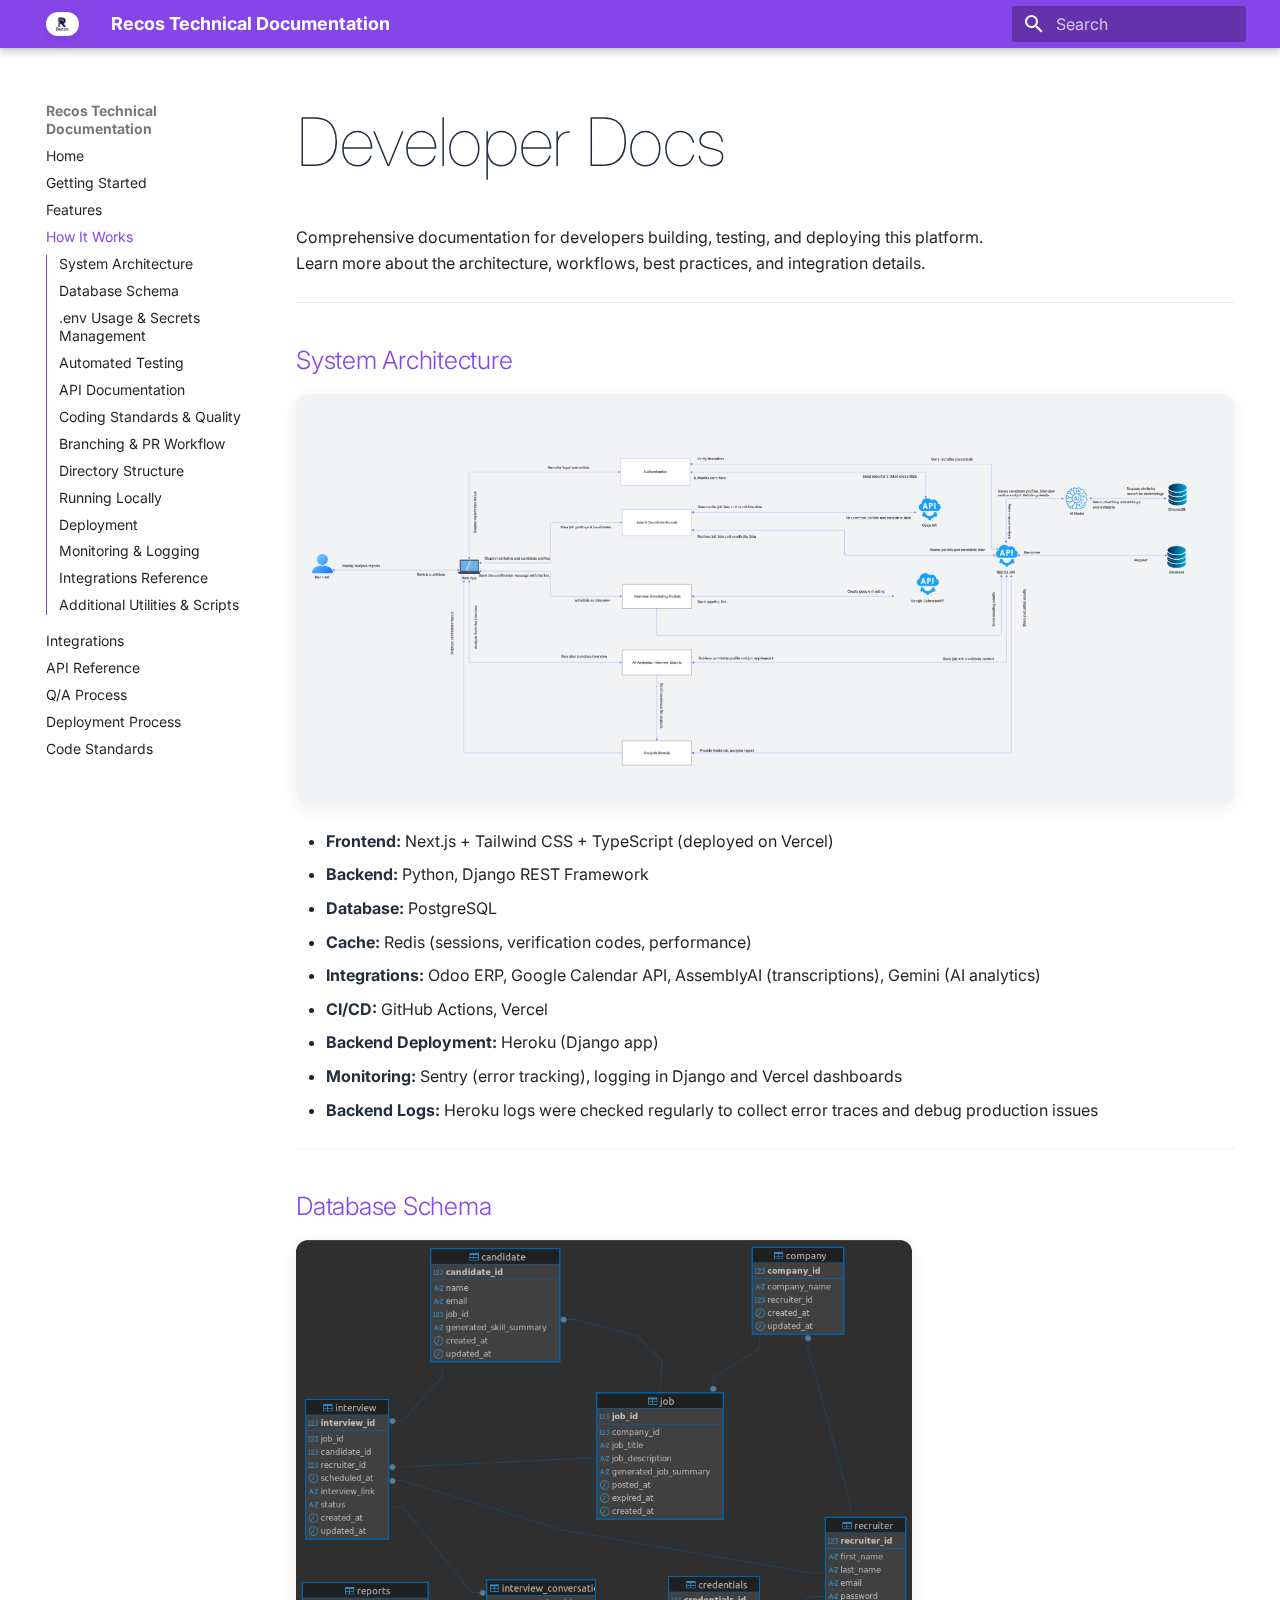
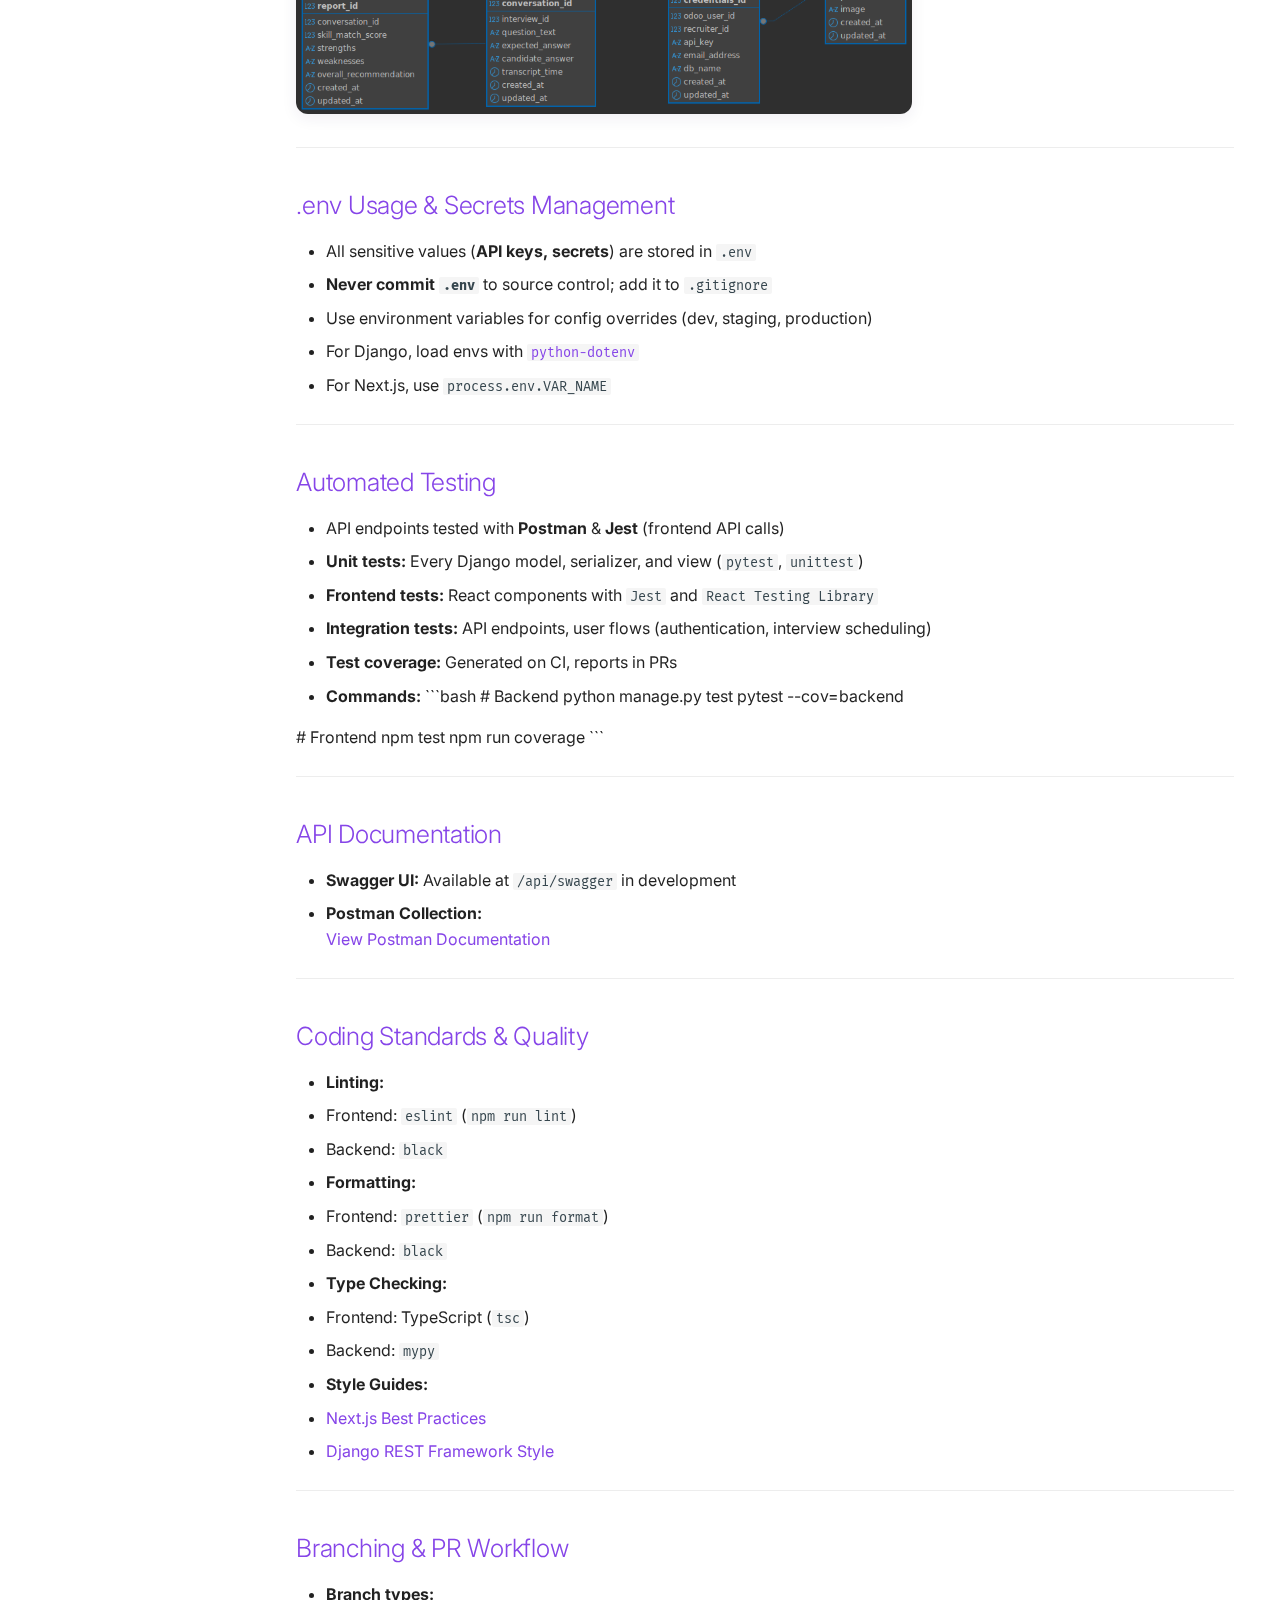
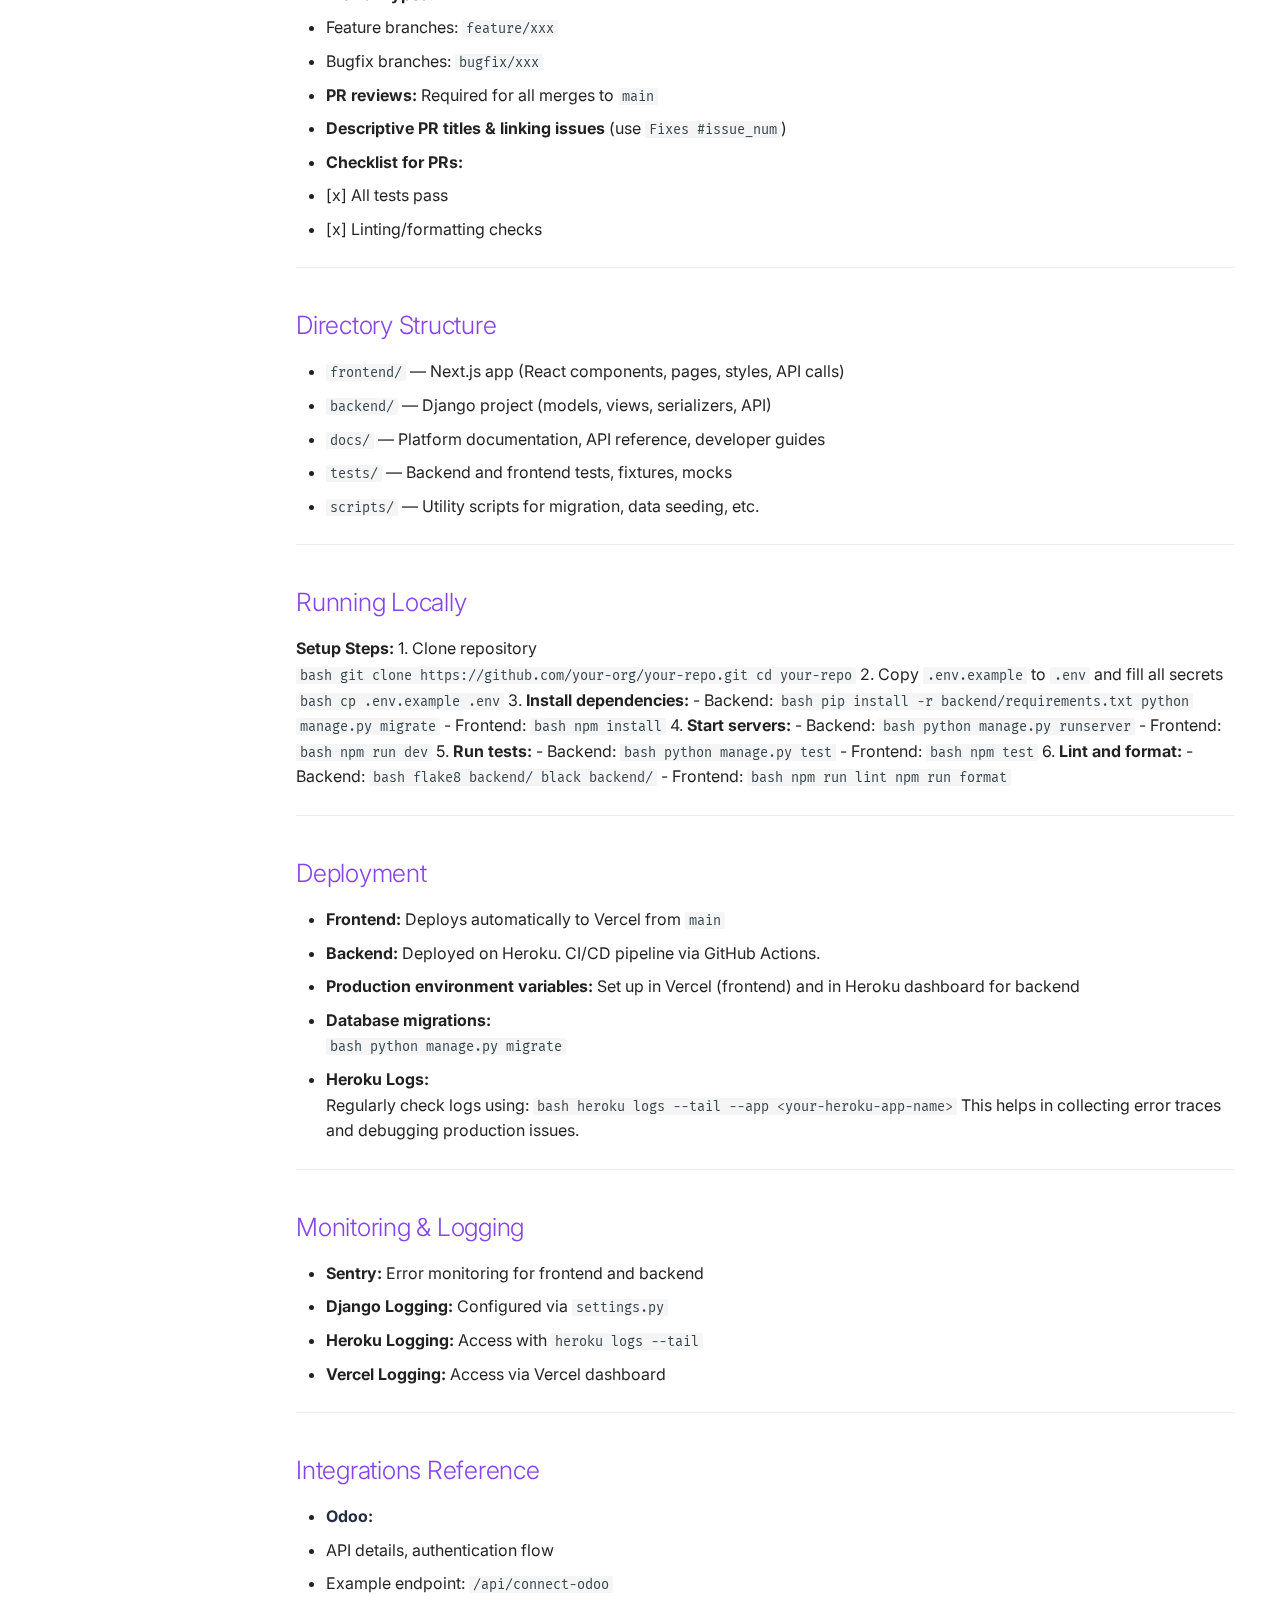
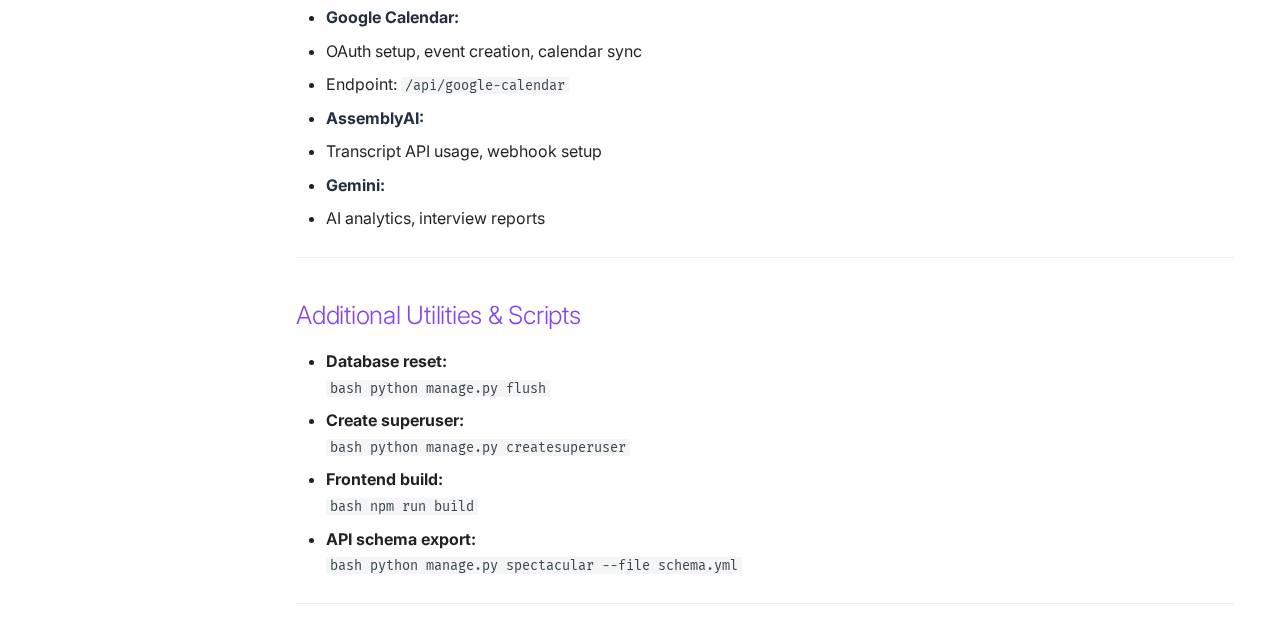
<file: developer-docs/index.html>
<!doctype html>
<html lang="en" class="no-js">
  <head>
    
      <meta charset="utf-8">
      <meta name="viewport" content="width=device-width,initial-scale=1">
      
      
      
        <link rel="canonical" href="https://recos-six.vercel.app/developer-docs/">
      
      
        <link rel="prev" href="../features/">
      
      
        <link rel="next" href="../integrations/">
      
      
      <link rel="icon" href="../images/recos-logo.png">
      <meta name="generator" content="mkdocs-1.6.1, mkdocs-material-9.6.20">
    
    
      
        <title>How It Works - Recos Technical Documentation</title>
      
    
    
      <link rel="stylesheet" href="../assets/stylesheets/main.e53b48f4.min.css">
      
        
        <link rel="stylesheet" href="../assets/stylesheets/palette.06af60db.min.css">
      
      


    
    
      
    
    
      
        
        
        <link rel="preconnect" href="https://fonts.gstatic.com" crossorigin>
        <link rel="stylesheet" href="https://fonts.googleapis.com/css?family=Inter:300,300i,400,400i,700,700i%7CFira+Mono:400,400i,700,700i&display=fallback">
        <style>:root{--md-text-font:"Inter";--md-code-font:"Fira Mono"}</style>
      
    
    
      <link rel="stylesheet" href="../styles/extra.css">
    
    <script>__md_scope=new URL("..",location),__md_hash=e=>[...e].reduce(((e,_)=>(e<<5)-e+_.charCodeAt(0)),0),__md_get=(e,_=localStorage,t=__md_scope)=>JSON.parse(_.getItem(t.pathname+"."+e)),__md_set=(e,_,t=localStorage,a=__md_scope)=>{try{t.setItem(a.pathname+"."+e,JSON.stringify(_))}catch(e){}}</script>
    
      

    
    
    
  </head>
  
  
    
    
    
    
    
    <body dir="ltr" data-md-color-scheme="default" data-md-color-primary="dark-blue" data-md-color-accent="deep-purple">
  
    
    <input class="md-toggle" data-md-toggle="drawer" type="checkbox" id="__drawer" autocomplete="off">
    <input class="md-toggle" data-md-toggle="search" type="checkbox" id="__search" autocomplete="off">
    <label class="md-overlay" for="__drawer"></label>
    <div data-md-component="skip">
      
        
        <a href="#developer-docs" class="md-skip">
          Skip to content
        </a>
      
    </div>
    <div data-md-component="announce">
      
    </div>
    
    
      

  

<header class="md-header md-header--shadow" data-md-component="header">
  <nav class="md-header__inner md-grid" aria-label="Header">
    <a href=".." title="Recos Technical Documentation" class="md-header__button md-logo" aria-label="Recos Technical Documentation" data-md-component="logo">
      
  <img src="../images/recos-logo.png" alt="logo">

    </a>
    <label class="md-header__button md-icon" for="__drawer">
      
      <svg xmlns="http://www.w3.org/2000/svg" viewBox="0 0 24 24"><path d="M3 6h18v2H3zm0 5h18v2H3zm0 5h18v2H3z"/></svg>
    </label>
    <div class="md-header__title" data-md-component="header-title">
      <div class="md-header__ellipsis">
        <div class="md-header__topic">
          <span class="md-ellipsis">
            Recos Technical Documentation
          </span>
        </div>
        <div class="md-header__topic" data-md-component="header-topic">
          <span class="md-ellipsis">
            
              How It Works
            
          </span>
        </div>
      </div>
    </div>
    
      
    
    
    
    
      
      
        <label class="md-header__button md-icon" for="__search">
          
          <svg xmlns="http://www.w3.org/2000/svg" viewBox="0 0 24 24"><path d="M9.5 3A6.5 6.5 0 0 1 16 9.5c0 1.61-.59 3.09-1.56 4.23l.27.27h.79l5 5-1.5 1.5-5-5v-.79l-.27-.27A6.52 6.52 0 0 1 9.5 16 6.5 6.5 0 0 1 3 9.5 6.5 6.5 0 0 1 9.5 3m0 2C7 5 5 7 5 9.5S7 14 9.5 14 14 12 14 9.5 12 5 9.5 5"/></svg>
        </label>
        <div class="md-search" data-md-component="search" role="dialog">
  <label class="md-search__overlay" for="__search"></label>
  <div class="md-search__inner" role="search">
    <form class="md-search__form" name="search">
      <input type="text" class="md-search__input" name="query" aria-label="Search" placeholder="Search" autocapitalize="off" autocorrect="off" autocomplete="off" spellcheck="false" data-md-component="search-query" required>
      <label class="md-search__icon md-icon" for="__search">
        
        <svg xmlns="http://www.w3.org/2000/svg" viewBox="0 0 24 24"><path d="M9.5 3A6.5 6.5 0 0 1 16 9.5c0 1.61-.59 3.09-1.56 4.23l.27.27h.79l5 5-1.5 1.5-5-5v-.79l-.27-.27A6.52 6.52 0 0 1 9.5 16 6.5 6.5 0 0 1 3 9.5 6.5 6.5 0 0 1 9.5 3m0 2C7 5 5 7 5 9.5S7 14 9.5 14 14 12 14 9.5 12 5 9.5 5"/></svg>
        
        <svg xmlns="http://www.w3.org/2000/svg" viewBox="0 0 24 24"><path d="M20 11v2H8l5.5 5.5-1.42 1.42L4.16 12l7.92-7.92L13.5 5.5 8 11z"/></svg>
      </label>
      <nav class="md-search__options" aria-label="Search">
        
          <a href="javascript:void(0)" class="md-search__icon md-icon" title="Share" aria-label="Share" data-clipboard data-clipboard-text="" data-md-component="search-share" tabindex="-1">
            
            <svg xmlns="http://www.w3.org/2000/svg" viewBox="0 0 24 24"><path d="M18 16.08c-.76 0-1.44.3-1.96.77L8.91 12.7c.05-.23.09-.46.09-.7s-.04-.47-.09-.7l7.05-4.11c.54.5 1.25.81 2.04.81a3 3 0 0 0 3-3 3 3 0 0 0-3-3 3 3 0 0 0-3 3c0 .24.04.47.09.7L8.04 9.81C7.5 9.31 6.79 9 6 9a3 3 0 0 0-3 3 3 3 0 0 0 3 3c.79 0 1.5-.31 2.04-.81l7.12 4.15c-.05.21-.08.43-.08.66 0 1.61 1.31 2.91 2.92 2.91s2.92-1.3 2.92-2.91A2.92 2.92 0 0 0 18 16.08"/></svg>
          </a>
        
        <button type="reset" class="md-search__icon md-icon" title="Clear" aria-label="Clear" tabindex="-1">
          
          <svg xmlns="http://www.w3.org/2000/svg" viewBox="0 0 24 24"><path d="M19 6.41 17.59 5 12 10.59 6.41 5 5 6.41 10.59 12 5 17.59 6.41 19 12 13.41 17.59 19 19 17.59 13.41 12z"/></svg>
        </button>
      </nav>
      
        <div class="md-search__suggest" data-md-component="search-suggest"></div>
      
    </form>
    <div class="md-search__output">
      <div class="md-search__scrollwrap" tabindex="0" data-md-scrollfix>
        <div class="md-search-result" data-md-component="search-result">
          <div class="md-search-result__meta">
            Initializing search
          </div>
          <ol class="md-search-result__list" role="presentation"></ol>
        </div>
      </div>
    </div>
  </div>
</div>
      
    
    
  </nav>
  
</header>
    
    <div class="md-container" data-md-component="container">
      
      
        
          
        
      
      <main class="md-main" data-md-component="main">
        <div class="md-main__inner md-grid">
          
            
              
              <div class="md-sidebar md-sidebar--primary" data-md-component="sidebar" data-md-type="navigation" >
                <div class="md-sidebar__scrollwrap">
                  <div class="md-sidebar__inner">
                    



  

<nav class="md-nav md-nav--primary md-nav--integrated" aria-label="Navigation" data-md-level="0">
  <label class="md-nav__title" for="__drawer">
    <a href=".." title="Recos Technical Documentation" class="md-nav__button md-logo" aria-label="Recos Technical Documentation" data-md-component="logo">
      
  <img src="../images/recos-logo.png" alt="logo">

    </a>
    Recos Technical Documentation
  </label>
  
  <ul class="md-nav__list" data-md-scrollfix>
    
      
      
  
  
  
  
    <li class="md-nav__item">
      <a href=".." class="md-nav__link">
        
  
  
  <span class="md-ellipsis">
    Home
    
  </span>
  

      </a>
    </li>
  

    
      
      
  
  
  
  
    <li class="md-nav__item">
      <a href="../getting-started/" class="md-nav__link">
        
  
  
  <span class="md-ellipsis">
    Getting Started
    
  </span>
  

      </a>
    </li>
  

    
      
      
  
  
  
  
    <li class="md-nav__item">
      <a href="../features/" class="md-nav__link">
        
  
  
  <span class="md-ellipsis">
    Features
    
  </span>
  

      </a>
    </li>
  

    
      
      
  
  
    
  
  
  
    <li class="md-nav__item md-nav__item--active">
      
      <input class="md-nav__toggle md-toggle" type="checkbox" id="__toc">
      
      
        
      
      
        <label class="md-nav__link md-nav__link--active" for="__toc">
          
  
  
  <span class="md-ellipsis">
    How It Works
    
  </span>
  

          <span class="md-nav__icon md-icon"></span>
        </label>
      
      <a href="./" class="md-nav__link md-nav__link--active">
        
  
  
  <span class="md-ellipsis">
    How It Works
    
  </span>
  

      </a>
      
        

<nav class="md-nav md-nav--secondary" aria-label="Table of contents">
  
  
  
    
  
  
    <label class="md-nav__title" for="__toc">
      <span class="md-nav__icon md-icon"></span>
      Table of contents
    </label>
    <ul class="md-nav__list" data-md-component="toc" data-md-scrollfix>
      
        <li class="md-nav__item">
  <a href="#system-architecture" class="md-nav__link">
    <span class="md-ellipsis">
      System Architecture
    </span>
  </a>
  
</li>
      
        <li class="md-nav__item">
  <a href="#database-schema" class="md-nav__link">
    <span class="md-ellipsis">
      Database Schema
    </span>
  </a>
  
</li>
      
        <li class="md-nav__item">
  <a href="#env-usage-secrets-management" class="md-nav__link">
    <span class="md-ellipsis">
      .env Usage &amp; Secrets Management
    </span>
  </a>
  
</li>
      
        <li class="md-nav__item">
  <a href="#automated-testing" class="md-nav__link">
    <span class="md-ellipsis">
      Automated Testing
    </span>
  </a>
  
</li>
      
        <li class="md-nav__item">
  <a href="#api-documentation" class="md-nav__link">
    <span class="md-ellipsis">
      API Documentation
    </span>
  </a>
  
</li>
      
        <li class="md-nav__item">
  <a href="#coding-standards-quality" class="md-nav__link">
    <span class="md-ellipsis">
      Coding Standards &amp; Quality
    </span>
  </a>
  
</li>
      
        <li class="md-nav__item">
  <a href="#branching-pr-workflow" class="md-nav__link">
    <span class="md-ellipsis">
      Branching &amp; PR Workflow
    </span>
  </a>
  
</li>
      
        <li class="md-nav__item">
  <a href="#directory-structure" class="md-nav__link">
    <span class="md-ellipsis">
      Directory Structure
    </span>
  </a>
  
</li>
      
        <li class="md-nav__item">
  <a href="#running-locally" class="md-nav__link">
    <span class="md-ellipsis">
      Running Locally
    </span>
  </a>
  
</li>
      
        <li class="md-nav__item">
  <a href="#deployment" class="md-nav__link">
    <span class="md-ellipsis">
      Deployment
    </span>
  </a>
  
</li>
      
        <li class="md-nav__item">
  <a href="#monitoring-logging" class="md-nav__link">
    <span class="md-ellipsis">
      Monitoring &amp; Logging
    </span>
  </a>
  
</li>
      
        <li class="md-nav__item">
  <a href="#integrations-reference" class="md-nav__link">
    <span class="md-ellipsis">
      Integrations Reference
    </span>
  </a>
  
</li>
      
        <li class="md-nav__item">
  <a href="#additional-utilities-scripts" class="md-nav__link">
    <span class="md-ellipsis">
      Additional Utilities &amp; Scripts
    </span>
  </a>
  
</li>
      
    </ul>
  
</nav>
      
    </li>
  

    
      
      
  
  
  
  
    <li class="md-nav__item">
      <a href="../integrations/" class="md-nav__link">
        
  
  
  <span class="md-ellipsis">
    Integrations
    
  </span>
  

      </a>
    </li>
  

    
      
      
  
  
  
  
    <li class="md-nav__item">
      <a href="../api-reference/" class="md-nav__link">
        
  
  
  <span class="md-ellipsis">
    API Reference
    
  </span>
  

      </a>
    </li>
  

    
      
      
  
  
  
  
    <li class="md-nav__item">
      <a href="../qa-process/" class="md-nav__link">
        
  
  
  <span class="md-ellipsis">
    Q/A Process
    
  </span>
  

      </a>
    </li>
  

    
      
      
  
  
  
  
    <li class="md-nav__item">
      <a href="../deployment-process/" class="md-nav__link">
        
  
  
  <span class="md-ellipsis">
    Deployment Process
    
  </span>
  

      </a>
    </li>
  

    
      
      
  
  
  
  
    <li class="md-nav__item">
      <a href="../code-standards/" class="md-nav__link">
        
  
  
  <span class="md-ellipsis">
    Code Standards
    
  </span>
  

      </a>
    </li>
  

    
  </ul>
</nav>
                  </div>
                </div>
              </div>
            
            
          
          
            <div class="md-content" data-md-component="content">
              <article class="md-content__inner md-typeset">
                
                  



<h1 id="developer-docs"><span style="font-weight: 1; font-size: 2.1em; color: #232f3e;">Developer Docs</span></h1>
<p>Comprehensive documentation for developers building, testing, and deploying this platform.<br />
Learn more about the architecture, workflows, best practices, and integration details.</p>
<hr />
<h2 id="system-architecture"><span style="font-weight: 300; color: #8645e8;">System Architecture</span></h2>
<p><img alt="System Architecture" src="../images/system.png" /></p>
<ul>
<li><span style="color: #232f3e;"><b>Frontend:</b></span> Next.js + Tailwind CSS + TypeScript (deployed on Vercel)</li>
<li><span style="color: #232f3e;"><b>Backend:</b></span> Python, Django REST Framework</li>
<li><span style="color: #232f3e;"><b>Database:</b></span> PostgreSQL</li>
<li><span style="color: #232f3e;"><b>Cache:</b></span> Redis (sessions, verification codes, performance)</li>
<li><span style="color: #232f3e;"><b>Integrations:</b></span> Odoo ERP, Google Calendar API, AssemblyAI (transcriptions), Gemini (AI analytics)</li>
<li><span style="color: #232f3e;"><b>CI/CD:</b></span> GitHub Actions, Vercel</li>
<li><span style="color: #232f3e;"><b>Backend Deployment:</b></span> Heroku (Django app)</li>
<li><span style="color: #232f3e;"><b>Monitoring:</b></span> Sentry (error tracking), logging in Django and Vercel dashboards</li>
<li><span style="color: #232f3e;"><b>Backend Logs:</b></span> Heroku logs were checked regularly to collect error traces and debug production issues</li>
</ul>
<hr />
<h2 id="database-schema"><span style="font-weight: 300; color: #8645e8;">Database Schema</span></h2>
<p><img alt="Database Schema" src="../images/schema.png" /></p>
<hr />
<h2 id="env-usage-secrets-management"><span style="font-weight: 300; color: #8645e8;">.env Usage &amp; Secrets Management</span></h2>
<ul>
<li>All sensitive values (<strong>API keys, secrets</strong>) are stored in <code>.env</code></li>
<li><strong>Never commit <code>.env</code></strong> to source control; add it to <code>.gitignore</code></li>
<li>Use environment variables for config overrides (dev, staging, production)</li>
<li>For Django, load envs with <a href="https://github.com/theskumar/python-dotenv"><code>python-dotenv</code></a></li>
<li>For Next.js, use <code>process.env.VAR_NAME</code></li>
</ul>
<hr />
<h2 id="automated-testing"><span style="font-weight: 300; color: #8645e8;">Automated Testing</span></h2>
<ul>
<li>API endpoints tested with <strong>Postman</strong> &amp; <strong>Jest</strong> (frontend API calls)</li>
<li><strong>Unit tests:</strong> Every Django model, serializer, and view (<code>pytest</code>, <code>unittest</code>)</li>
<li><strong>Frontend tests:</strong> React components with <code>Jest</code> and <code>React Testing Library</code></li>
<li><strong>Integration tests:</strong> API endpoints, user flows (authentication, interview scheduling)</li>
<li><strong>Test coverage:</strong> Generated on CI, reports in PRs</li>
<li><strong>Commands:</strong>
  ```bash
  # Backend
  python manage.py test
  pytest --cov=backend</li>
</ul>
<p># Frontend
  npm test
  npm run coverage
  ```</p>
<hr />
<h2 id="api-documentation"><span style="font-weight: 300; color: #8645e8;">API Documentation</span></h2>
<ul>
<li><strong>Swagger UI:</strong> Available at <code>/api/swagger</code> in development</li>
<li><strong>Postman Collection:</strong><br />
<a href="https://documenter.getpostman.com/view/45699975/2sB3HqHJX4">View Postman Documentation</a></li>
</ul>
<hr />
<h2 id="coding-standards-quality"><span style="font-weight: 300; color: #8645e8;">Coding Standards &amp; Quality</span></h2>
<ul>
<li><strong>Linting:</strong></li>
<li>Frontend: <code>eslint</code> (<code>npm run lint</code>)</li>
<li>Backend: <code>black</code></li>
<li><strong>Formatting:</strong></li>
<li>Frontend: <code>prettier</code> (<code>npm run format</code>)</li>
<li>Backend: <code>black</code></li>
<li><strong>Type Checking:</strong></li>
<li>Frontend: TypeScript (<code>tsc</code>)</li>
<li>Backend: <code>mypy</code></li>
<li><strong>Style Guides:</strong>  </li>
<li><a href="https://nextjs.org/docs">Next.js Best Practices</a></li>
<li><a href="https://www.django-rest-framework.org/">Django REST Framework Style</a></li>
</ul>
<hr />
<h2 id="branching-pr-workflow"><span style="font-weight: 300; color: #8645e8;">Branching &amp; PR Workflow</span></h2>
<ul>
<li><strong>Branch types:</strong></li>
<li>Feature branches: <code>feature/xxx</code></li>
<li>Bugfix branches: <code>bugfix/xxx</code></li>
<li><strong>PR reviews:</strong> Required for all merges to <code>main</code></li>
<li><strong>Descriptive PR titles &amp; linking issues</strong> (use <code>Fixes #issue_num</code>)</li>
<li><strong>Checklist for PRs:</strong></li>
<li>[x] All tests pass</li>
<li>[x] Linting/formatting checks</li>
</ul>
<hr />
<h2 id="directory-structure"><span style="font-weight: 300; color: #8645e8;">Directory Structure</span></h2>
<ul>
<li><code>frontend/</code> — Next.js app (React components, pages, styles, API calls)</li>
<li><code>backend/</code> — Django project (models, views, serializers, API)</li>
<li><code>docs/</code> — Platform documentation, API reference, developer guides</li>
<li><code>tests/</code> — Backend and frontend tests, fixtures, mocks</li>
<li><code>scripts/</code> — Utility scripts for migration, data seeding, etc.</li>
</ul>
<hr />
<h2 id="running-locally"><span style="font-weight: 300; color: #8645e8;">Running Locally</span></h2>
<p><strong>Setup Steps:</strong>
1. Clone repository<br />
<code>bash
   git clone https://github.com/your-org/your-repo.git
   cd your-repo</code>
2. Copy <code>.env.example</code> to <code>.env</code> and fill all secrets<br />
<code>bash
   cp .env.example .env</code>
3. <strong>Install dependencies:</strong>
   - Backend:
     <code>bash
     pip install -r backend/requirements.txt
     python manage.py migrate</code>
   - Frontend:
     <code>bash
     npm install</code>
4. <strong>Start servers:</strong>
   - Backend:
     <code>bash
     python manage.py runserver</code>
   - Frontend:
     <code>bash
     npm run dev</code>
5. <strong>Run tests:</strong>
   - Backend:
     <code>bash
     python manage.py test</code>
   - Frontend:
     <code>bash
     npm test</code>
6. <strong>Lint and format:</strong>
   - Backend:
     <code>bash
     flake8 backend/
     black backend/</code>
   - Frontend:
     <code>bash
     npm run lint
     npm run format</code></p>
<hr />
<h2 id="deployment"><span style="font-weight: 300; color: #8645e8;">Deployment</span></h2>
<ul>
<li><strong>Frontend:</strong> Deploys automatically to Vercel from <code>main</code></li>
<li><strong>Backend:</strong> Deployed on Heroku. CI/CD pipeline via GitHub Actions.</li>
<li><strong>Production environment variables:</strong> Set up in Vercel (frontend) and in Heroku dashboard for backend</li>
<li><strong>Database migrations:</strong><br />
<code>bash
  python manage.py migrate</code></li>
<li><strong>Heroku Logs:</strong><br />
  Regularly check logs using:
  <code>bash
  heroku logs --tail --app &lt;your-heroku-app-name&gt;</code>
  This helps in collecting error traces and debugging production issues.</li>
</ul>
<hr />
<h2 id="monitoring-logging"><span style="font-weight: 300; color: #8645e8;">Monitoring &amp; Logging</span></h2>
<ul>
<li><strong>Sentry:</strong> Error monitoring for frontend and backend</li>
<li><strong>Django Logging:</strong> Configured via <code>settings.py</code>  </li>
<li><strong>Heroku Logging:</strong> Access with <code>heroku logs --tail</code></li>
<li><strong>Vercel Logging:</strong> Access via Vercel dashboard</li>
</ul>
<hr />
<h2 id="integrations-reference"><span style="font-weight: 300; color: #8645e8;">Integrations Reference</span></h2>
<ul>
<li><span style="color: #232f3e;"><b>Odoo:</b></span>  </li>
<li>API details, authentication flow</li>
<li>Example endpoint: <code>/api/connect-odoo</code></li>
<li><span style="color: #232f3e;"><b>Google Calendar:</b></span>  </li>
<li>OAuth setup, event creation, calendar sync</li>
<li>Endpoint: <code>/api/google-calendar</code></li>
<li><span style="color: #232f3e;"><b>AssemblyAI:</b></span>  </li>
<li>Transcript API usage, webhook setup</li>
<li><span style="color: #232f3e;"><b>Gemini:</b></span>  </li>
<li>AI analytics, interview reports</li>
</ul>
<hr />
<h2 id="additional-utilities-scripts"><span style="font-weight: 300; color: #8645e8;">Additional Utilities &amp; Scripts</span></h2>
<ul>
<li><strong>Database reset:</strong><br />
<code>bash
  python manage.py flush</code></li>
<li><strong>Create superuser:</strong><br />
<code>bash
  python manage.py createsuperuser</code></li>
<li><strong>Frontend build:</strong><br />
<code>bash
  npm run build</code></li>
<li><strong>API schema export:</strong><br />
<code>bash
  python manage.py spectacular --file schema.yml</code></li>
</ul>
<hr />












                
              </article>
            </div>
          
          
<script>var target=document.getElementById(location.hash.slice(1));target&&target.name&&(target.checked=target.name.startsWith("__tabbed_"))</script>
        </div>
        
      </main>
      
        <footer class="md-footer">
  
  <div class="md-footer-meta md-typeset">
    <div class="md-footer-meta__inner md-grid">
      <div class="md-copyright">
  
  
    Made with
    <a href="https://squidfunk.github.io/mkdocs-material/" target="_blank" rel="noopener">
      Material for MkDocs
    </a>
  
</div>
      
    </div>
  </div>
</footer>
      
    </div>
    <div class="md-dialog" data-md-component="dialog">
      <div class="md-dialog__inner md-typeset"></div>
    </div>
    
    
    
      
      <script id="__config" type="application/json">{"base": "..", "features": ["navigation.sections", "navigation.instant", "navigation.expand", "toc.integrate", "search.highlight", "search.suggest", "search.share"], "search": "../assets/javascripts/workers/search.973d3a69.min.js", "tags": null, "translations": {"clipboard.copied": "Copied to clipboard", "clipboard.copy": "Copy to clipboard", "search.result.more.one": "1 more on this page", "search.result.more.other": "# more on this page", "search.result.none": "No matching documents", "search.result.one": "1 matching document", "search.result.other": "# matching documents", "search.result.placeholder": "Type to start searching", "search.result.term.missing": "Missing", "select.version": "Select version"}, "version": null}</script>
    
    
      <script src="../assets/javascripts/bundle.f55a23d4.min.js"></script>
      
    
  </body>
</html>
</file>
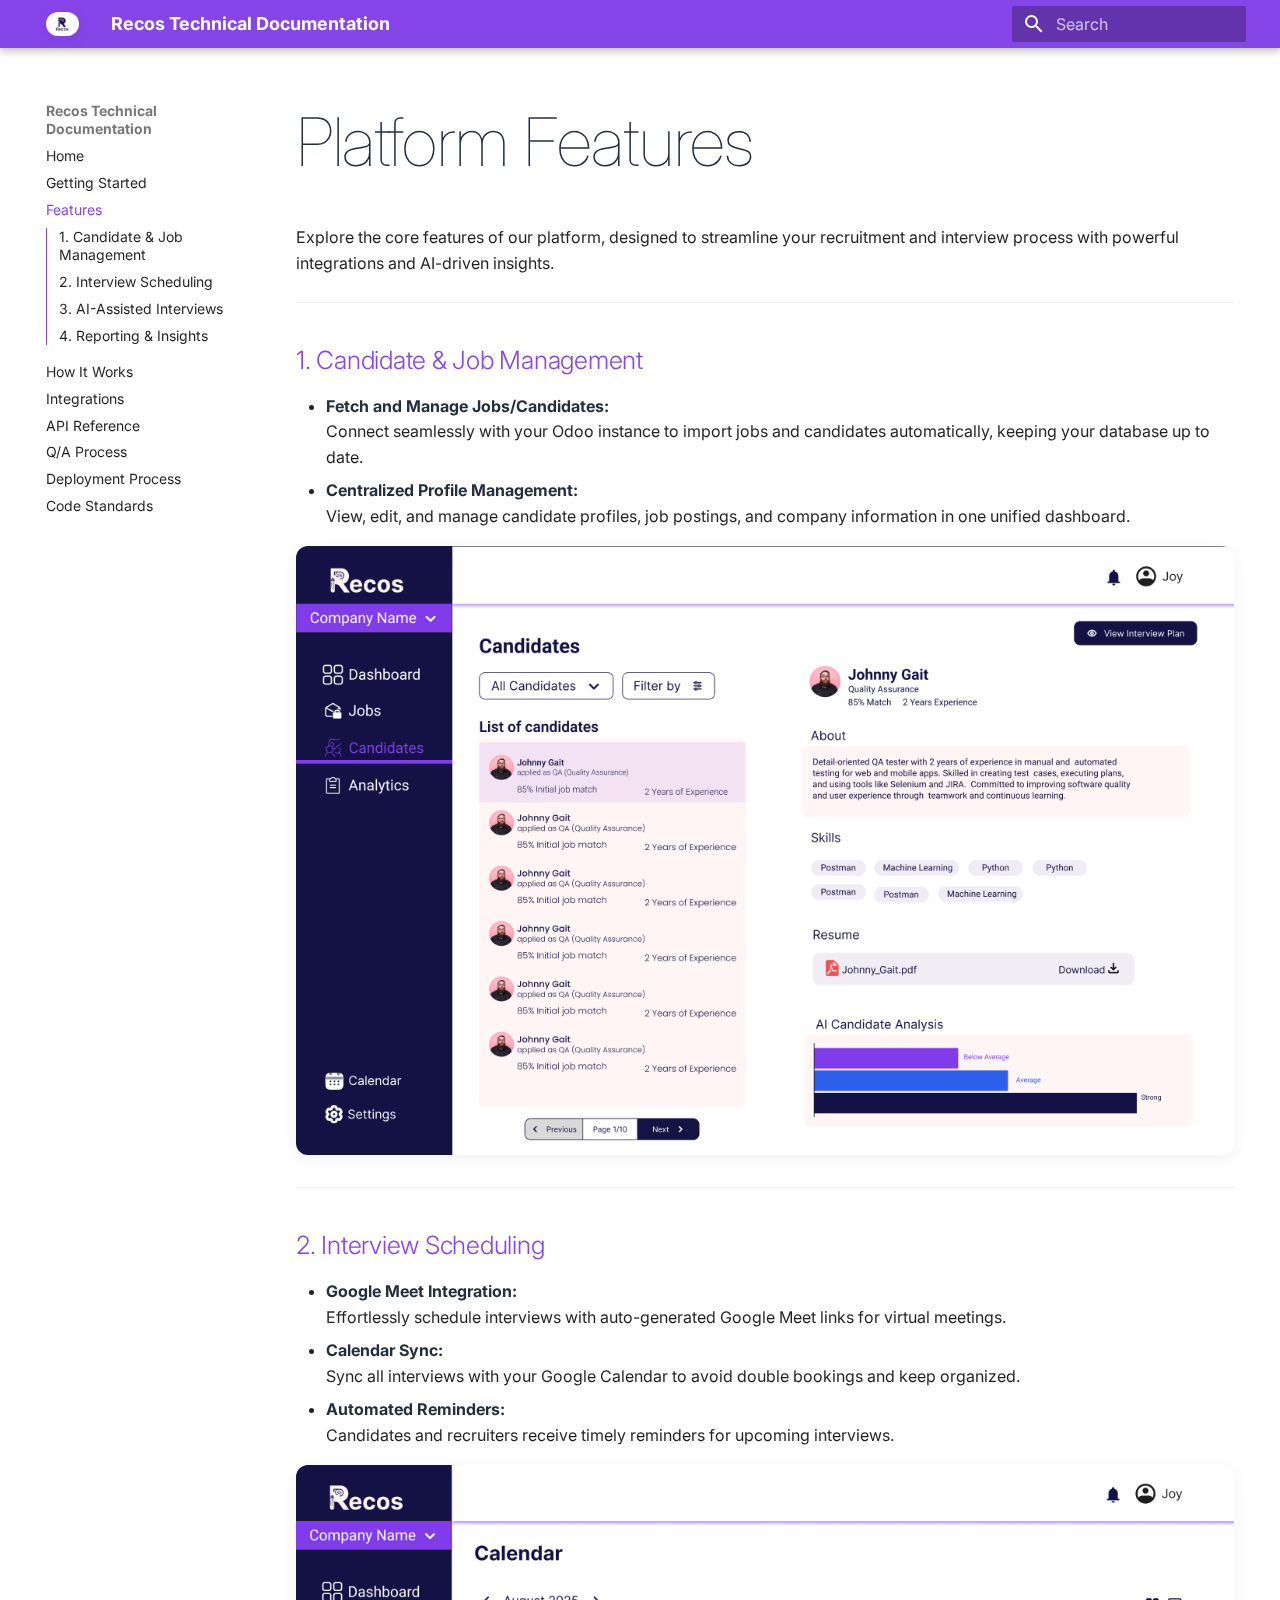
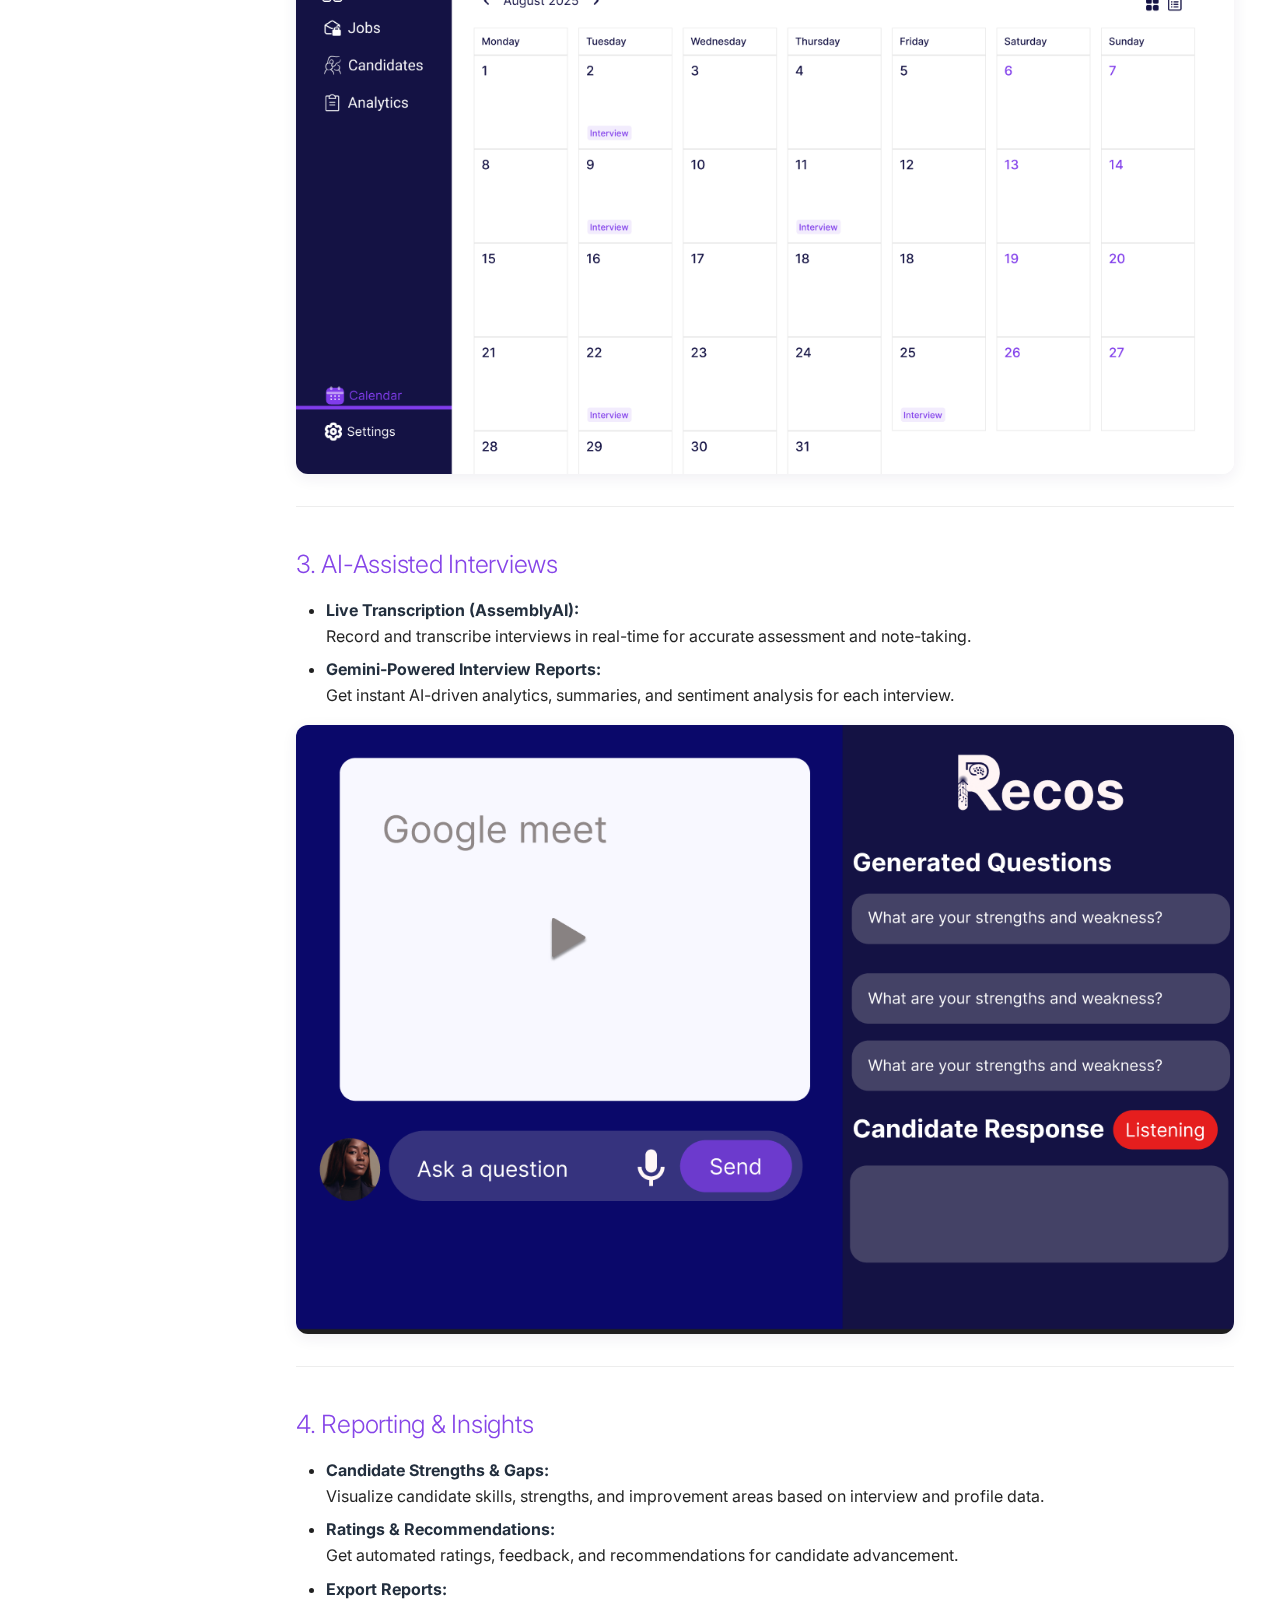
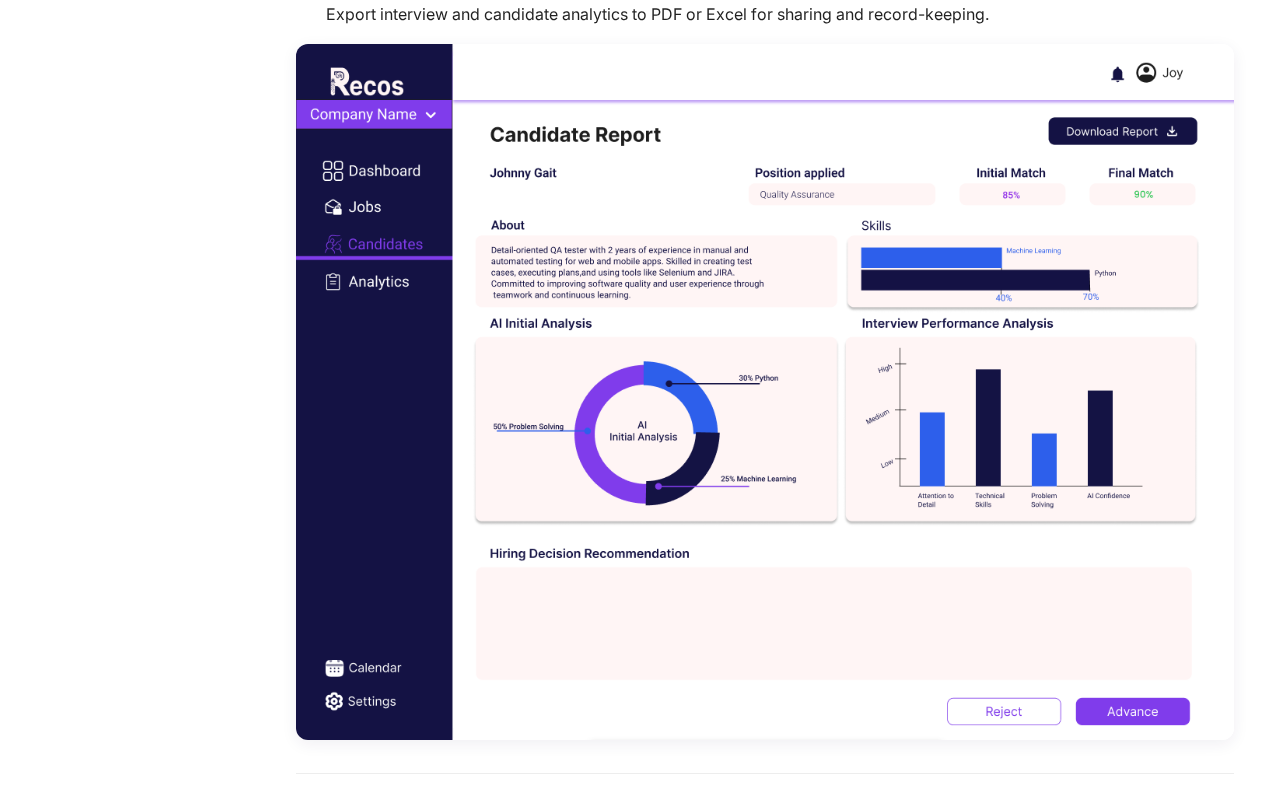
<file: features/index.html>
<!doctype html>
<html lang="en" class="no-js">
  <head>
    
      <meta charset="utf-8">
      <meta name="viewport" content="width=device-width,initial-scale=1">
      
      
      
        <link rel="canonical" href="https://recos-six.vercel.app/features/">
      
      
        <link rel="prev" href="../getting-started/">
      
      
        <link rel="next" href="../developer-docs/">
      
      
      <link rel="icon" href="../images/recos-logo.png">
      <meta name="generator" content="mkdocs-1.6.1, mkdocs-material-9.6.20">
    
    
      
        <title>Features - Recos Technical Documentation</title>
      
    
    
      <link rel="stylesheet" href="../assets/stylesheets/main.e53b48f4.min.css">
      
        
        <link rel="stylesheet" href="../assets/stylesheets/palette.06af60db.min.css">
      
      


    
    
      
    
    
      
        
        
        <link rel="preconnect" href="https://fonts.gstatic.com" crossorigin>
        <link rel="stylesheet" href="https://fonts.googleapis.com/css?family=Inter:300,300i,400,400i,700,700i%7CFira+Mono:400,400i,700,700i&display=fallback">
        <style>:root{--md-text-font:"Inter";--md-code-font:"Fira Mono"}</style>
      
    
    
      <link rel="stylesheet" href="../styles/extra.css">
    
    <script>__md_scope=new URL("..",location),__md_hash=e=>[...e].reduce(((e,_)=>(e<<5)-e+_.charCodeAt(0)),0),__md_get=(e,_=localStorage,t=__md_scope)=>JSON.parse(_.getItem(t.pathname+"."+e)),__md_set=(e,_,t=localStorage,a=__md_scope)=>{try{t.setItem(a.pathname+"."+e,JSON.stringify(_))}catch(e){}}</script>
    
      

    
    
    
  </head>
  
  
    
    
    
    
    
    <body dir="ltr" data-md-color-scheme="default" data-md-color-primary="dark-blue" data-md-color-accent="deep-purple">
  
    
    <input class="md-toggle" data-md-toggle="drawer" type="checkbox" id="__drawer" autocomplete="off">
    <input class="md-toggle" data-md-toggle="search" type="checkbox" id="__search" autocomplete="off">
    <label class="md-overlay" for="__drawer"></label>
    <div data-md-component="skip">
      
        
        <a href="#platform-features" class="md-skip">
          Skip to content
        </a>
      
    </div>
    <div data-md-component="announce">
      
    </div>
    
    
      

  

<header class="md-header md-header--shadow" data-md-component="header">
  <nav class="md-header__inner md-grid" aria-label="Header">
    <a href=".." title="Recos Technical Documentation" class="md-header__button md-logo" aria-label="Recos Technical Documentation" data-md-component="logo">
      
  <img src="../images/recos-logo.png" alt="logo">

    </a>
    <label class="md-header__button md-icon" for="__drawer">
      
      <svg xmlns="http://www.w3.org/2000/svg" viewBox="0 0 24 24"><path d="M3 6h18v2H3zm0 5h18v2H3zm0 5h18v2H3z"/></svg>
    </label>
    <div class="md-header__title" data-md-component="header-title">
      <div class="md-header__ellipsis">
        <div class="md-header__topic">
          <span class="md-ellipsis">
            Recos Technical Documentation
          </span>
        </div>
        <div class="md-header__topic" data-md-component="header-topic">
          <span class="md-ellipsis">
            
              Features
            
          </span>
        </div>
      </div>
    </div>
    
      
    
    
    
    
      
      
        <label class="md-header__button md-icon" for="__search">
          
          <svg xmlns="http://www.w3.org/2000/svg" viewBox="0 0 24 24"><path d="M9.5 3A6.5 6.5 0 0 1 16 9.5c0 1.61-.59 3.09-1.56 4.23l.27.27h.79l5 5-1.5 1.5-5-5v-.79l-.27-.27A6.52 6.52 0 0 1 9.5 16 6.5 6.5 0 0 1 3 9.5 6.5 6.5 0 0 1 9.5 3m0 2C7 5 5 7 5 9.5S7 14 9.5 14 14 12 14 9.5 12 5 9.5 5"/></svg>
        </label>
        <div class="md-search" data-md-component="search" role="dialog">
  <label class="md-search__overlay" for="__search"></label>
  <div class="md-search__inner" role="search">
    <form class="md-search__form" name="search">
      <input type="text" class="md-search__input" name="query" aria-label="Search" placeholder="Search" autocapitalize="off" autocorrect="off" autocomplete="off" spellcheck="false" data-md-component="search-query" required>
      <label class="md-search__icon md-icon" for="__search">
        
        <svg xmlns="http://www.w3.org/2000/svg" viewBox="0 0 24 24"><path d="M9.5 3A6.5 6.5 0 0 1 16 9.5c0 1.61-.59 3.09-1.56 4.23l.27.27h.79l5 5-1.5 1.5-5-5v-.79l-.27-.27A6.52 6.52 0 0 1 9.5 16 6.5 6.5 0 0 1 3 9.5 6.5 6.5 0 0 1 9.5 3m0 2C7 5 5 7 5 9.5S7 14 9.5 14 14 12 14 9.5 12 5 9.5 5"/></svg>
        
        <svg xmlns="http://www.w3.org/2000/svg" viewBox="0 0 24 24"><path d="M20 11v2H8l5.5 5.5-1.42 1.42L4.16 12l7.92-7.92L13.5 5.5 8 11z"/></svg>
      </label>
      <nav class="md-search__options" aria-label="Search">
        
          <a href="javascript:void(0)" class="md-search__icon md-icon" title="Share" aria-label="Share" data-clipboard data-clipboard-text="" data-md-component="search-share" tabindex="-1">
            
            <svg xmlns="http://www.w3.org/2000/svg" viewBox="0 0 24 24"><path d="M18 16.08c-.76 0-1.44.3-1.96.77L8.91 12.7c.05-.23.09-.46.09-.7s-.04-.47-.09-.7l7.05-4.11c.54.5 1.25.81 2.04.81a3 3 0 0 0 3-3 3 3 0 0 0-3-3 3 3 0 0 0-3 3c0 .24.04.47.09.7L8.04 9.81C7.5 9.31 6.79 9 6 9a3 3 0 0 0-3 3 3 3 0 0 0 3 3c.79 0 1.5-.31 2.04-.81l7.12 4.15c-.05.21-.08.43-.08.66 0 1.61 1.31 2.91 2.92 2.91s2.92-1.3 2.92-2.91A2.92 2.92 0 0 0 18 16.08"/></svg>
          </a>
        
        <button type="reset" class="md-search__icon md-icon" title="Clear" aria-label="Clear" tabindex="-1">
          
          <svg xmlns="http://www.w3.org/2000/svg" viewBox="0 0 24 24"><path d="M19 6.41 17.59 5 12 10.59 6.41 5 5 6.41 10.59 12 5 17.59 6.41 19 12 13.41 17.59 19 19 17.59 13.41 12z"/></svg>
        </button>
      </nav>
      
        <div class="md-search__suggest" data-md-component="search-suggest"></div>
      
    </form>
    <div class="md-search__output">
      <div class="md-search__scrollwrap" tabindex="0" data-md-scrollfix>
        <div class="md-search-result" data-md-component="search-result">
          <div class="md-search-result__meta">
            Initializing search
          </div>
          <ol class="md-search-result__list" role="presentation"></ol>
        </div>
      </div>
    </div>
  </div>
</div>
      
    
    
  </nav>
  
</header>
    
    <div class="md-container" data-md-component="container">
      
      
        
          
        
      
      <main class="md-main" data-md-component="main">
        <div class="md-main__inner md-grid">
          
            
              
              <div class="md-sidebar md-sidebar--primary" data-md-component="sidebar" data-md-type="navigation" >
                <div class="md-sidebar__scrollwrap">
                  <div class="md-sidebar__inner">
                    



  

<nav class="md-nav md-nav--primary md-nav--integrated" aria-label="Navigation" data-md-level="0">
  <label class="md-nav__title" for="__drawer">
    <a href=".." title="Recos Technical Documentation" class="md-nav__button md-logo" aria-label="Recos Technical Documentation" data-md-component="logo">
      
  <img src="../images/recos-logo.png" alt="logo">

    </a>
    Recos Technical Documentation
  </label>
  
  <ul class="md-nav__list" data-md-scrollfix>
    
      
      
  
  
  
  
    <li class="md-nav__item">
      <a href=".." class="md-nav__link">
        
  
  
  <span class="md-ellipsis">
    Home
    
  </span>
  

      </a>
    </li>
  

    
      
      
  
  
  
  
    <li class="md-nav__item">
      <a href="../getting-started/" class="md-nav__link">
        
  
  
  <span class="md-ellipsis">
    Getting Started
    
  </span>
  

      </a>
    </li>
  

    
      
      
  
  
    
  
  
  
    <li class="md-nav__item md-nav__item--active">
      
      <input class="md-nav__toggle md-toggle" type="checkbox" id="__toc">
      
      
        
      
      
        <label class="md-nav__link md-nav__link--active" for="__toc">
          
  
  
  <span class="md-ellipsis">
    Features
    
  </span>
  

          <span class="md-nav__icon md-icon"></span>
        </label>
      
      <a href="./" class="md-nav__link md-nav__link--active">
        
  
  
  <span class="md-ellipsis">
    Features
    
  </span>
  

      </a>
      
        

<nav class="md-nav md-nav--secondary" aria-label="Table of contents">
  
  
  
    
  
  
    <label class="md-nav__title" for="__toc">
      <span class="md-nav__icon md-icon"></span>
      Table of contents
    </label>
    <ul class="md-nav__list" data-md-component="toc" data-md-scrollfix>
      
        <li class="md-nav__item">
  <a href="#1-candidate-job-management" class="md-nav__link">
    <span class="md-ellipsis">
      1. Candidate &amp; Job Management
    </span>
  </a>
  
</li>
      
        <li class="md-nav__item">
  <a href="#2-interview-scheduling" class="md-nav__link">
    <span class="md-ellipsis">
      2. Interview Scheduling
    </span>
  </a>
  
</li>
      
        <li class="md-nav__item">
  <a href="#3-ai-assisted-interviews" class="md-nav__link">
    <span class="md-ellipsis">
      3. AI-Assisted Interviews
    </span>
  </a>
  
</li>
      
        <li class="md-nav__item">
  <a href="#4-reporting-insights" class="md-nav__link">
    <span class="md-ellipsis">
      4. Reporting &amp; Insights
    </span>
  </a>
  
</li>
      
    </ul>
  
</nav>
      
    </li>
  

    
      
      
  
  
  
  
    <li class="md-nav__item">
      <a href="../developer-docs/" class="md-nav__link">
        
  
  
  <span class="md-ellipsis">
    How It Works
    
  </span>
  

      </a>
    </li>
  

    
      
      
  
  
  
  
    <li class="md-nav__item">
      <a href="../integrations/" class="md-nav__link">
        
  
  
  <span class="md-ellipsis">
    Integrations
    
  </span>
  

      </a>
    </li>
  

    
      
      
  
  
  
  
    <li class="md-nav__item">
      <a href="../api-reference/" class="md-nav__link">
        
  
  
  <span class="md-ellipsis">
    API Reference
    
  </span>
  

      </a>
    </li>
  

    
      
      
  
  
  
  
    <li class="md-nav__item">
      <a href="../qa-process/" class="md-nav__link">
        
  
  
  <span class="md-ellipsis">
    Q/A Process
    
  </span>
  

      </a>
    </li>
  

    
      
      
  
  
  
  
    <li class="md-nav__item">
      <a href="../deployment-process/" class="md-nav__link">
        
  
  
  <span class="md-ellipsis">
    Deployment Process
    
  </span>
  

      </a>
    </li>
  

    
      
      
  
  
  
  
    <li class="md-nav__item">
      <a href="../code-standards/" class="md-nav__link">
        
  
  
  <span class="md-ellipsis">
    Code Standards
    
  </span>
  

      </a>
    </li>
  

    
  </ul>
</nav>
                  </div>
                </div>
              </div>
            
            
          
          
            <div class="md-content" data-md-component="content">
              <article class="md-content__inner md-typeset">
                
                  



<h1 id="platform-features"><span style="font-weight: 1; font-size: 2.1em; color: #232f3e">Platform Features</span></h1>
<p>Explore the core features of our platform, designed to streamline your recruitment and interview process with powerful integrations and AI-driven insights.</p>
<hr />
<h2 id="1-candidate-job-management"><span style="font-weight: 300; color: #8645e8;">1. Candidate &amp; Job Management</span></h2>
<ul>
<li><span style="color: #232f3e;"><b>Fetch and Manage Jobs/Candidates:</b></span><br />
  Connect seamlessly with your Odoo instance to import jobs and candidates automatically, keeping your database up to date.</li>
<li><span style="color: #232f3e;"><b>Centralized Profile Management:</b></span><br />
  View, edit, and manage candidate profiles, job postings, and company information in one unified dashboard.</li>
</ul>
<p><img alt="Candidate &amp; Job Management Screenshot" src="../images/candidate.png" /></p>
<hr />
<h2 id="2-interview-scheduling"><span style="font-weight: 300; color: #8645e8;">2. Interview Scheduling</span></h2>
<ul>
<li><span style="color: #232f3e;"><b>Google Meet Integration:</b></span><br />
  Effortlessly schedule interviews with auto-generated Google Meet links for virtual meetings.</li>
<li><span style="color: #232f3e;"><b>Calendar Sync:</b></span><br />
  Sync all interviews with your Google Calendar to avoid double bookings and keep organized.</li>
<li><span style="color: #232f3e;"><b>Automated Reminders:</b></span><br />
  Candidates and recruiters receive timely reminders for upcoming interviews.</li>
</ul>
<p><img alt="Interview Scheduling Screenshot" src="../images/interview.png" /></p>
<hr />
<h2 id="3-ai-assisted-interviews"><span style="font-weight: 300; color: #8645e8;">3. AI-Assisted Interviews</span></h2>
<ul>
<li><span style="color: #232f3e;"><b>Live Transcription (AssemblyAI):</b></span><br />
  Record and transcribe interviews in real-time for accurate assessment and note-taking.</li>
<li><span style="color: #232f3e;"><b>Gemini-Powered Interview Reports:</b></span><br />
  Get instant AI-driven analytics, summaries, and sentiment analysis for each interview.</li>
</ul>
<p><img alt="AI-Assisted Interview Screenshot" src="../images/ai-interview.png" /></p>
<hr />
<h2 id="4-reporting-insights"><span style="font-weight: 300; color: #8645e8;">4. Reporting &amp; Insights</span></h2>
<ul>
<li><span style="color: #232f3e;"><b>Candidate Strengths &amp; Gaps:</b></span><br />
  Visualize candidate skills, strengths, and improvement areas based on interview and profile data.</li>
<li><span style="color: #232f3e;"><b>Ratings &amp; Recommendations:</b></span><br />
  Get automated ratings, feedback, and recommendations for candidate advancement.</li>
<li><span style="color: #232f3e;"><b>Export Reports:</b></span><br />
  Export interview and candidate analytics to PDF or Excel for sharing and record-keeping.</li>
</ul>
<p><img alt="Reporting &amp; Insights Screenshot" src="../images/report.png" /></p>
<hr />
<style>
.api-block {
  background: #232f3e;
  border-radius: 10px;
  padding: 18px 18px 10px 18px;
  margin: 18px 0 24px 0;
  overflow-x: auto;
  font-size: 1.09em;
  font-family: 'Fira Mono', 'Consolas', 'monospace';
}
.api-dark {
  background: #232f3e !important;
  color: #fff !important;
  border-radius: 6px;
  padding: 12px 14px 8px 14px;
  margin: 0;
  font-size: 1em;
  font-family: 'Fira Mono', 'Consolas', 'monospace';
}
</style>












                
              </article>
            </div>
          
          
<script>var target=document.getElementById(location.hash.slice(1));target&&target.name&&(target.checked=target.name.startsWith("__tabbed_"))</script>
        </div>
        
      </main>
      
        <footer class="md-footer">
  
  <div class="md-footer-meta md-typeset">
    <div class="md-footer-meta__inner md-grid">
      <div class="md-copyright">
  
  
    Made with
    <a href="https://squidfunk.github.io/mkdocs-material/" target="_blank" rel="noopener">
      Material for MkDocs
    </a>
  
</div>
      
    </div>
  </div>
</footer>
      
    </div>
    <div class="md-dialog" data-md-component="dialog">
      <div class="md-dialog__inner md-typeset"></div>
    </div>
    
    
    
      
      <script id="__config" type="application/json">{"base": "..", "features": ["navigation.sections", "navigation.instant", "navigation.expand", "toc.integrate", "search.highlight", "search.suggest", "search.share"], "search": "../assets/javascripts/workers/search.973d3a69.min.js", "tags": null, "translations": {"clipboard.copied": "Copied to clipboard", "clipboard.copy": "Copy to clipboard", "search.result.more.one": "1 more on this page", "search.result.more.other": "# more on this page", "search.result.none": "No matching documents", "search.result.one": "1 matching document", "search.result.other": "# matching documents", "search.result.placeholder": "Type to start searching", "search.result.term.missing": "Missing", "select.version": "Select version"}, "version": null}</script>
    
    
      <script src="../assets/javascripts/bundle.f55a23d4.min.js"></script>
      
    
  </body>
</html>
</file>
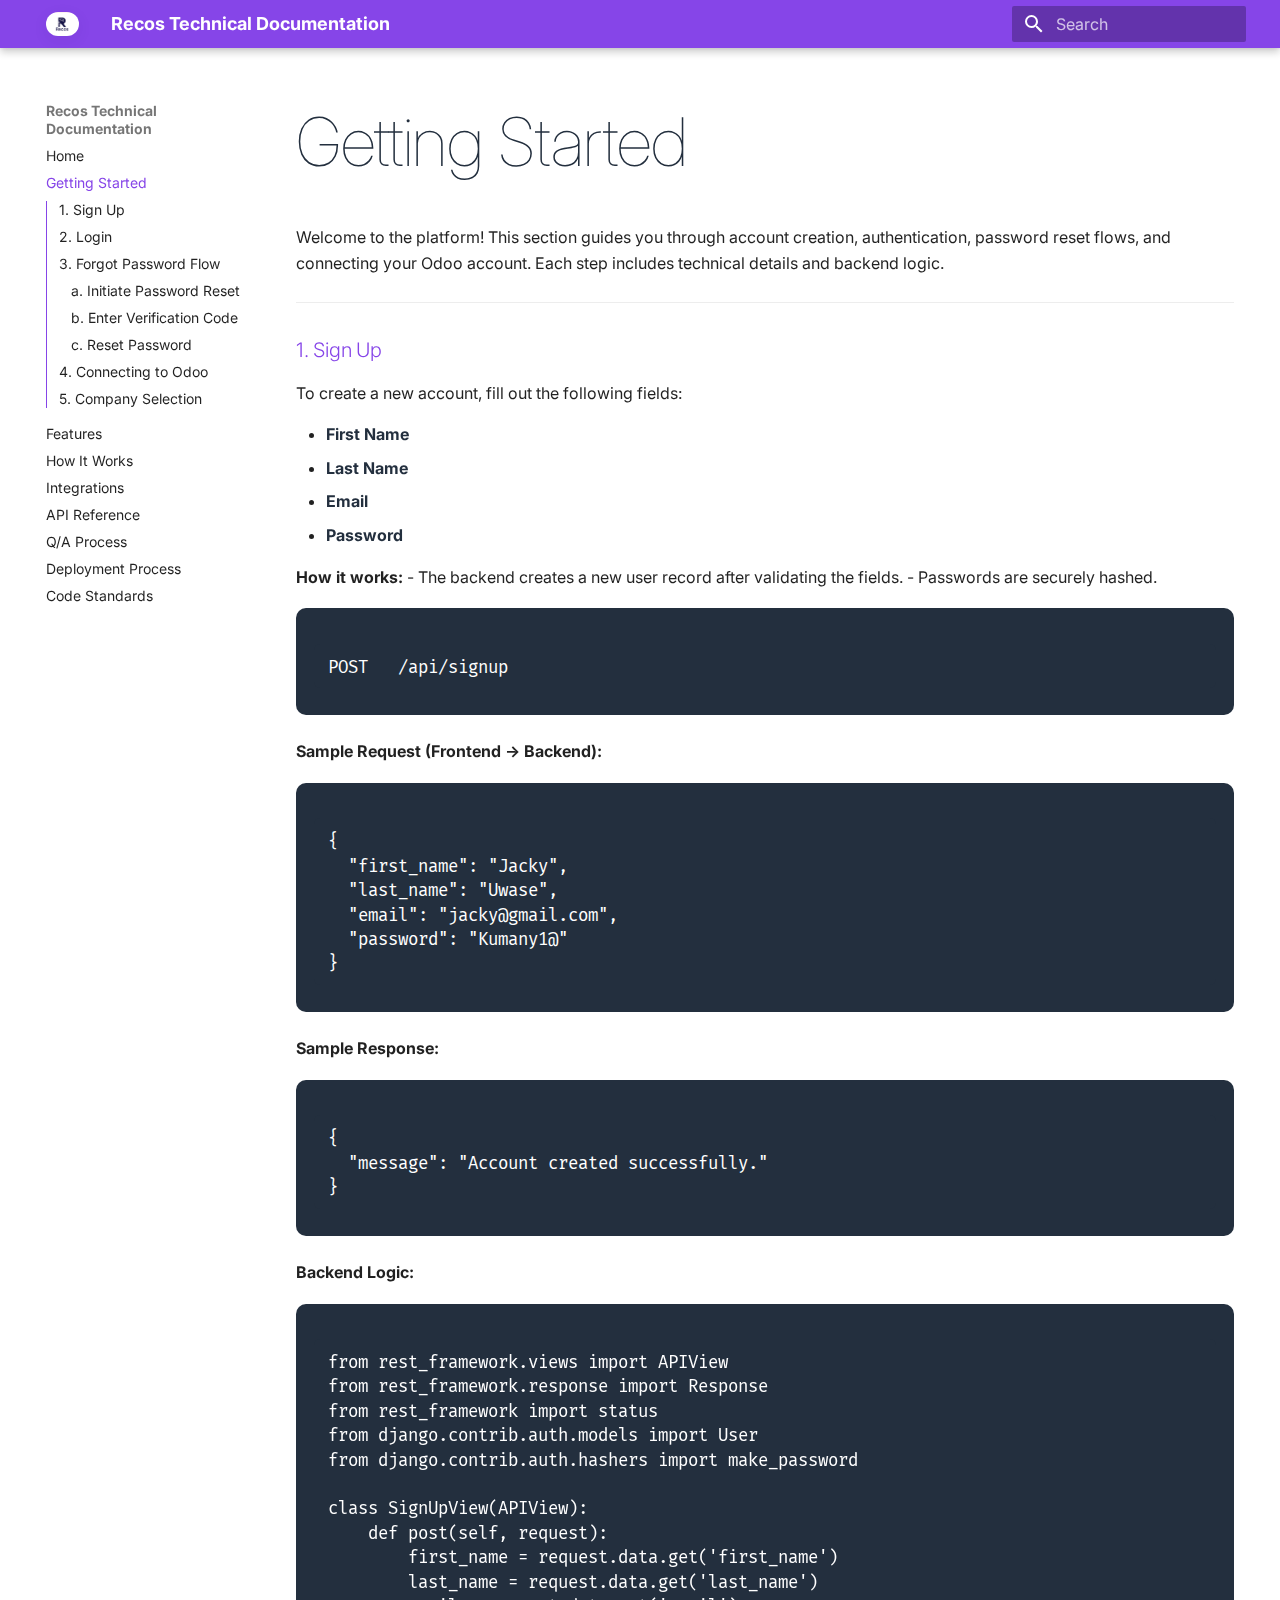
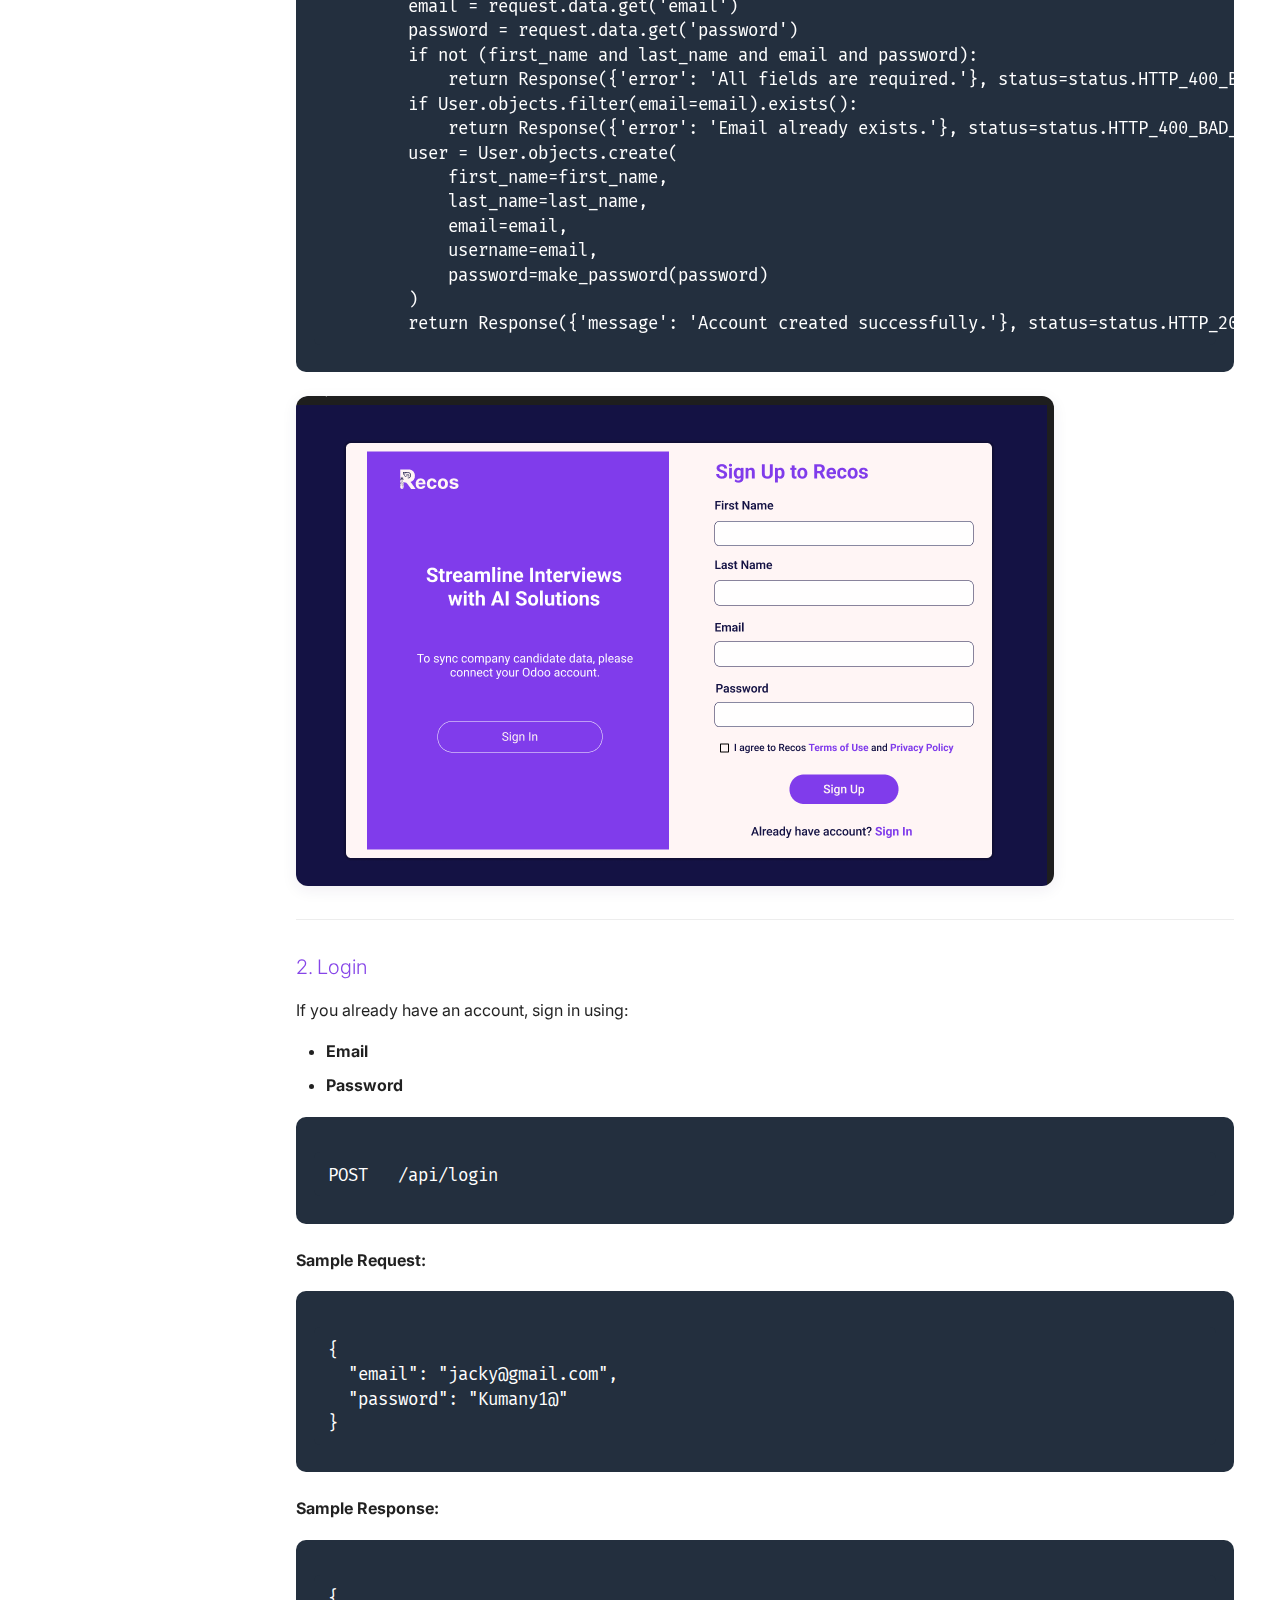
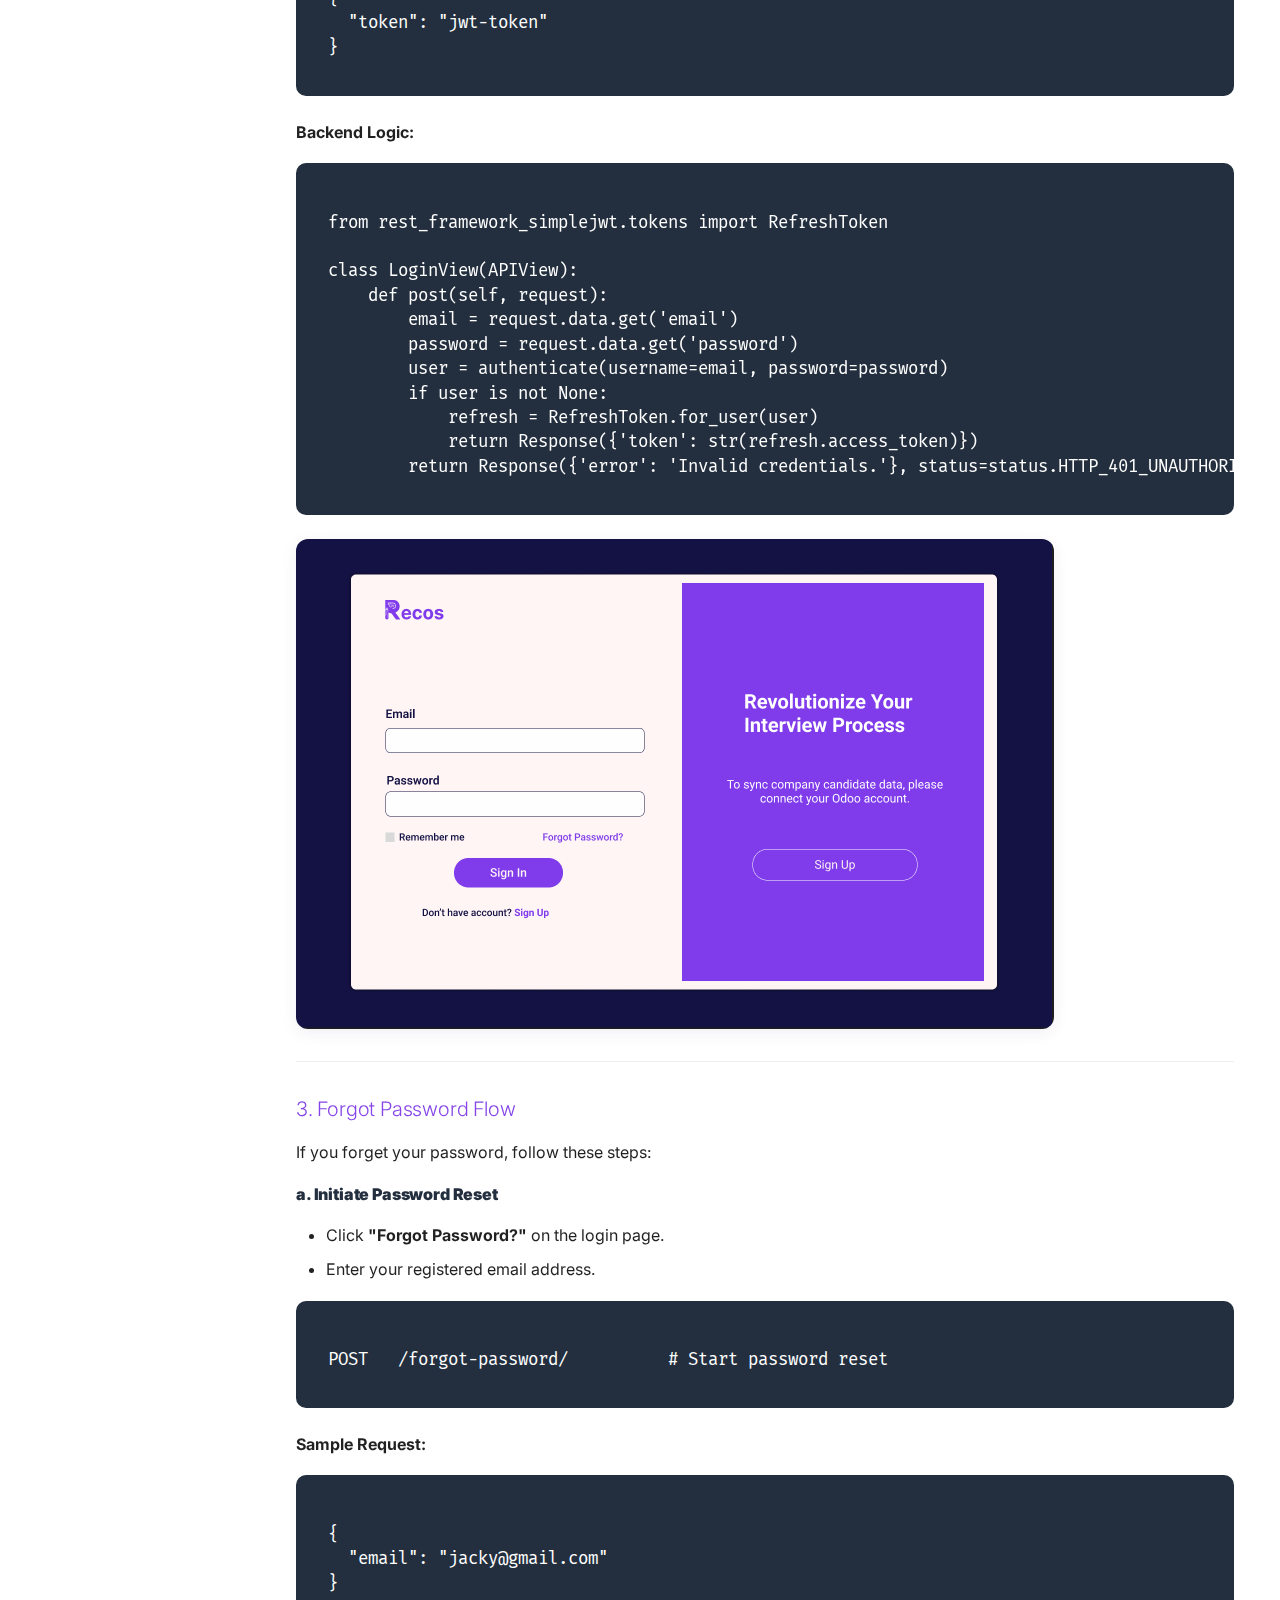
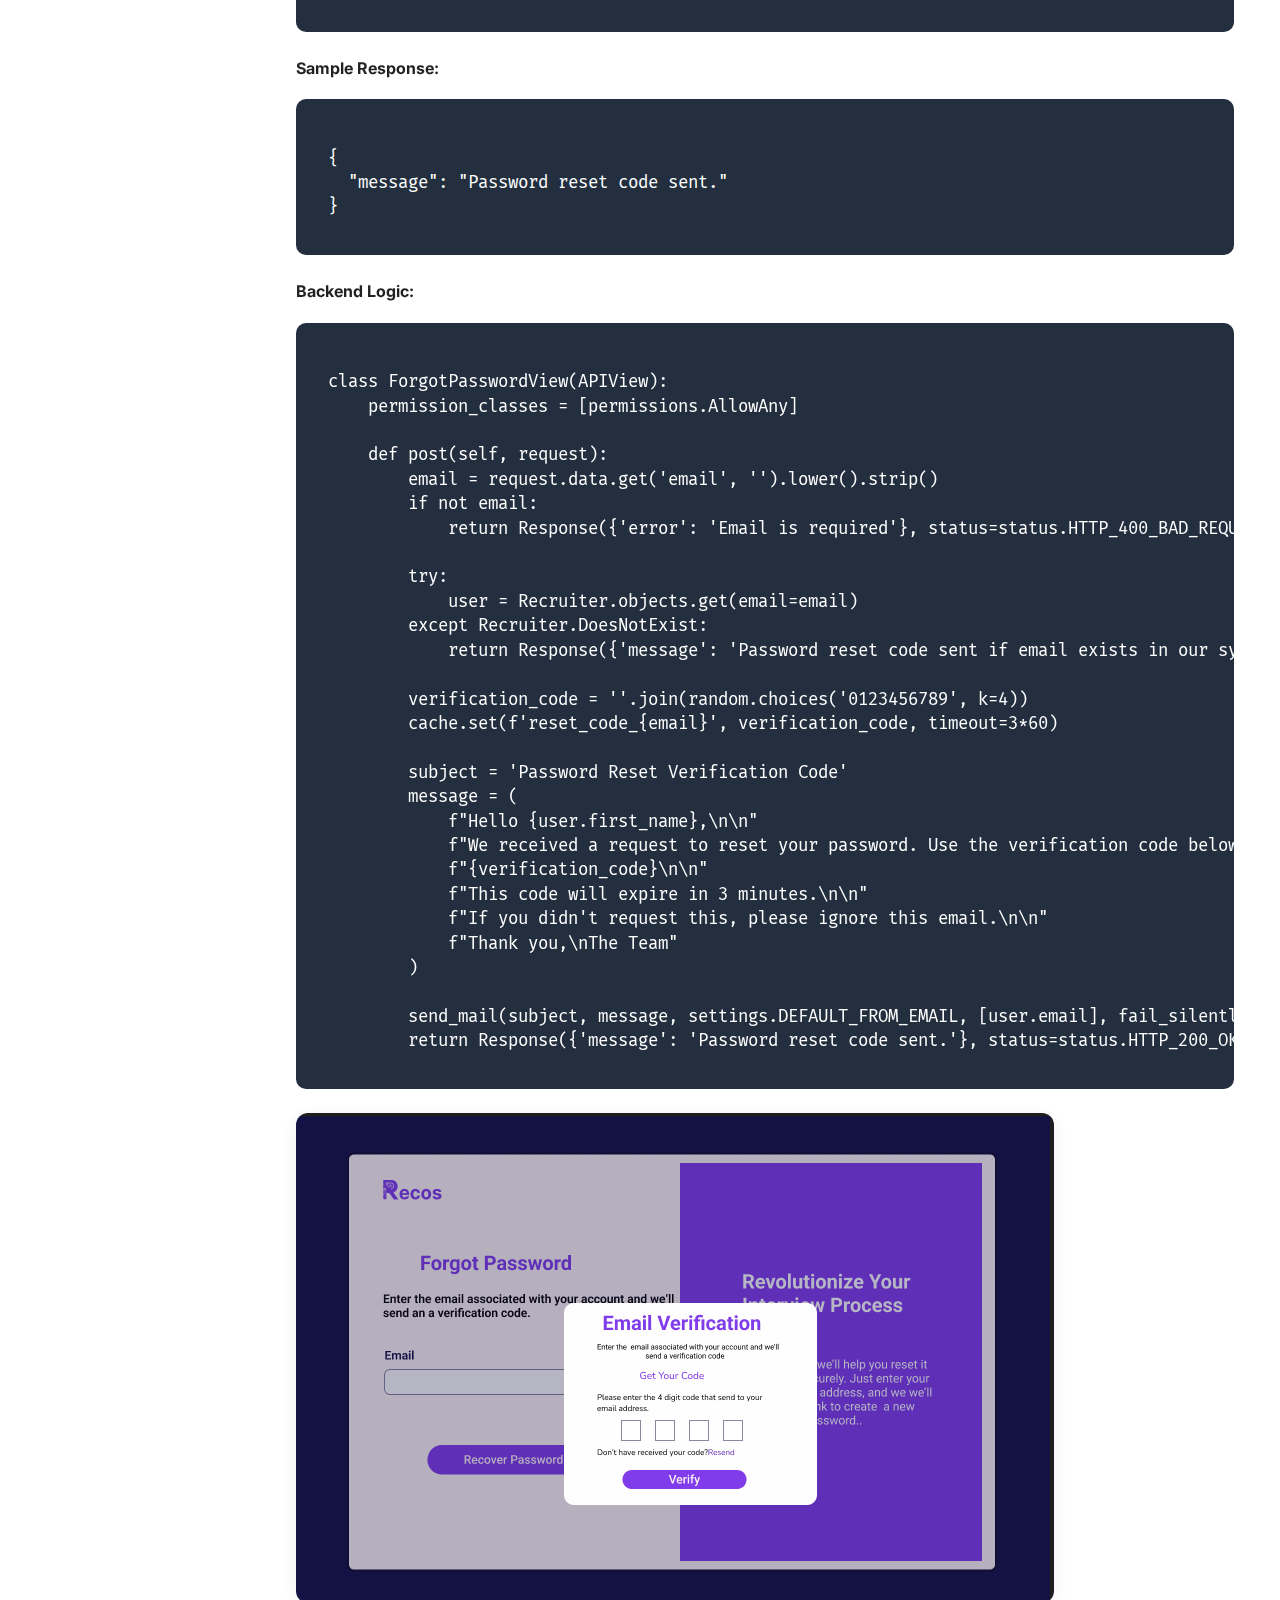
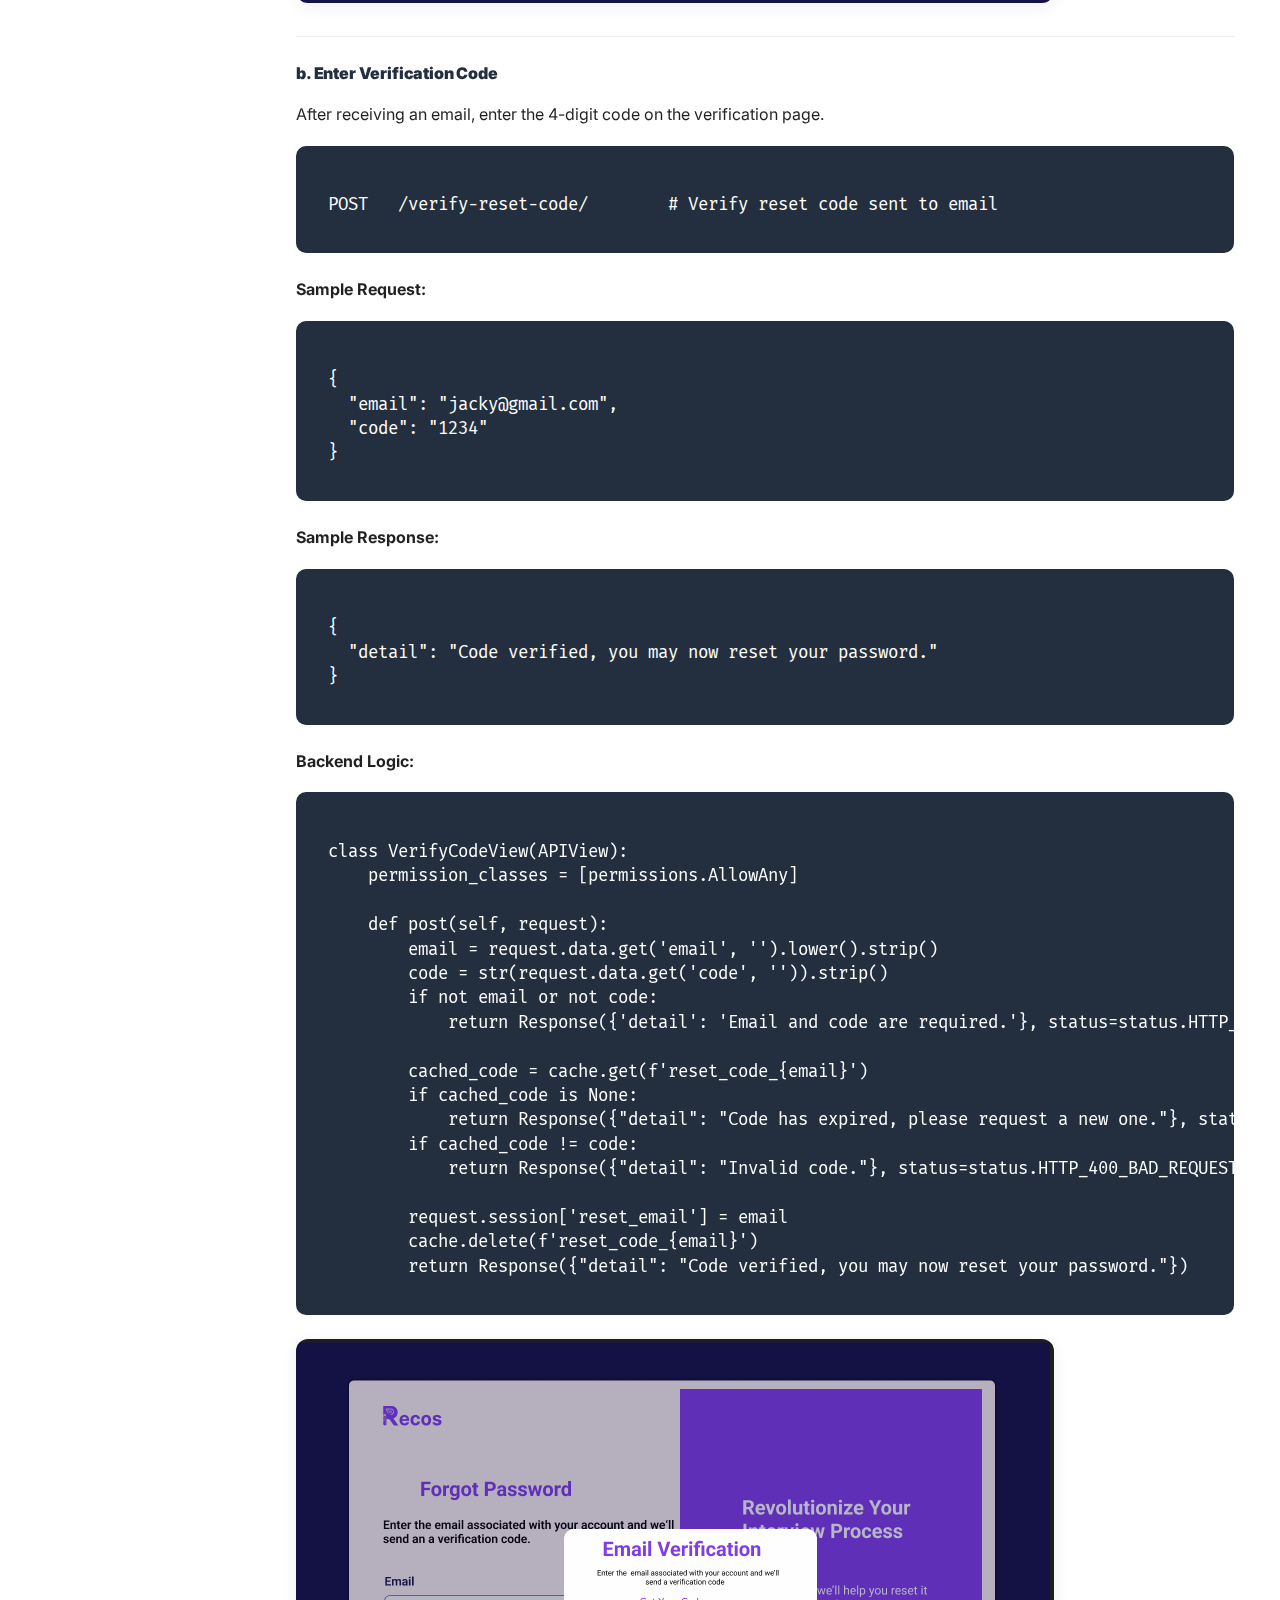
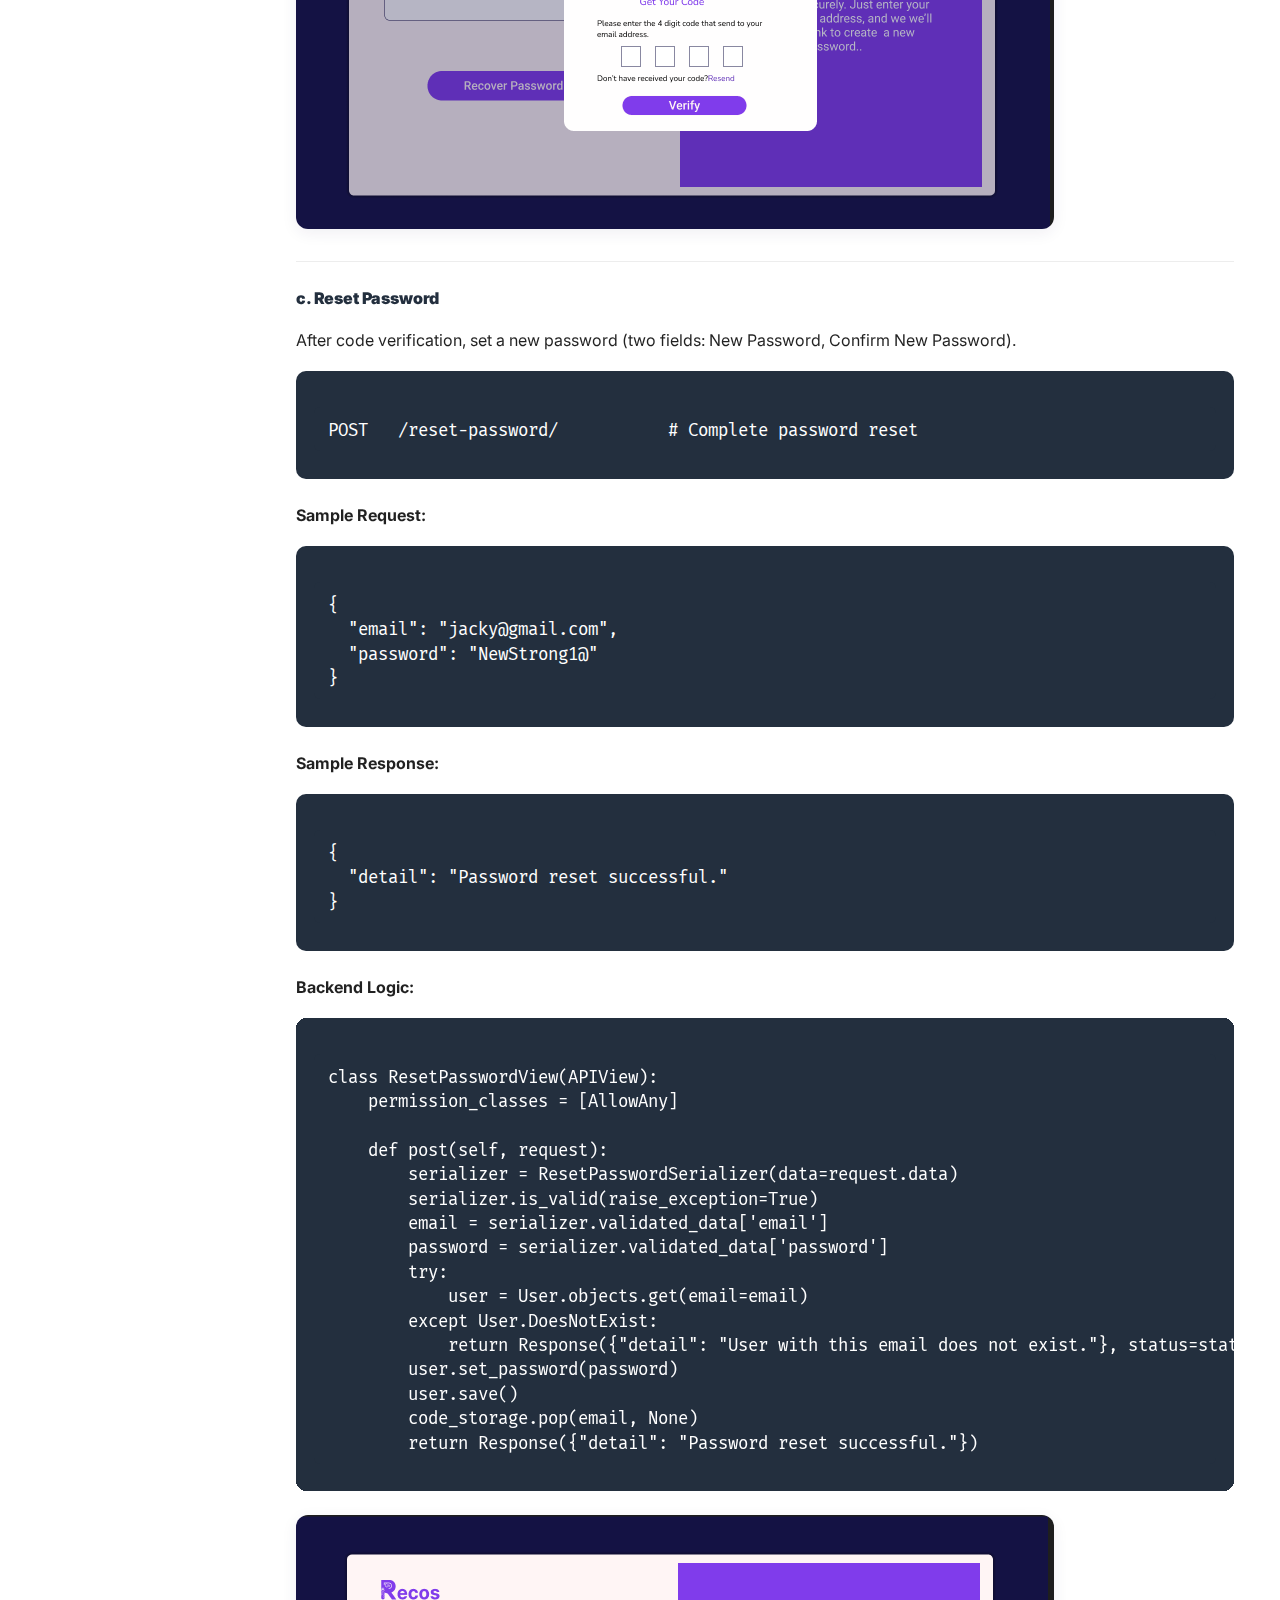
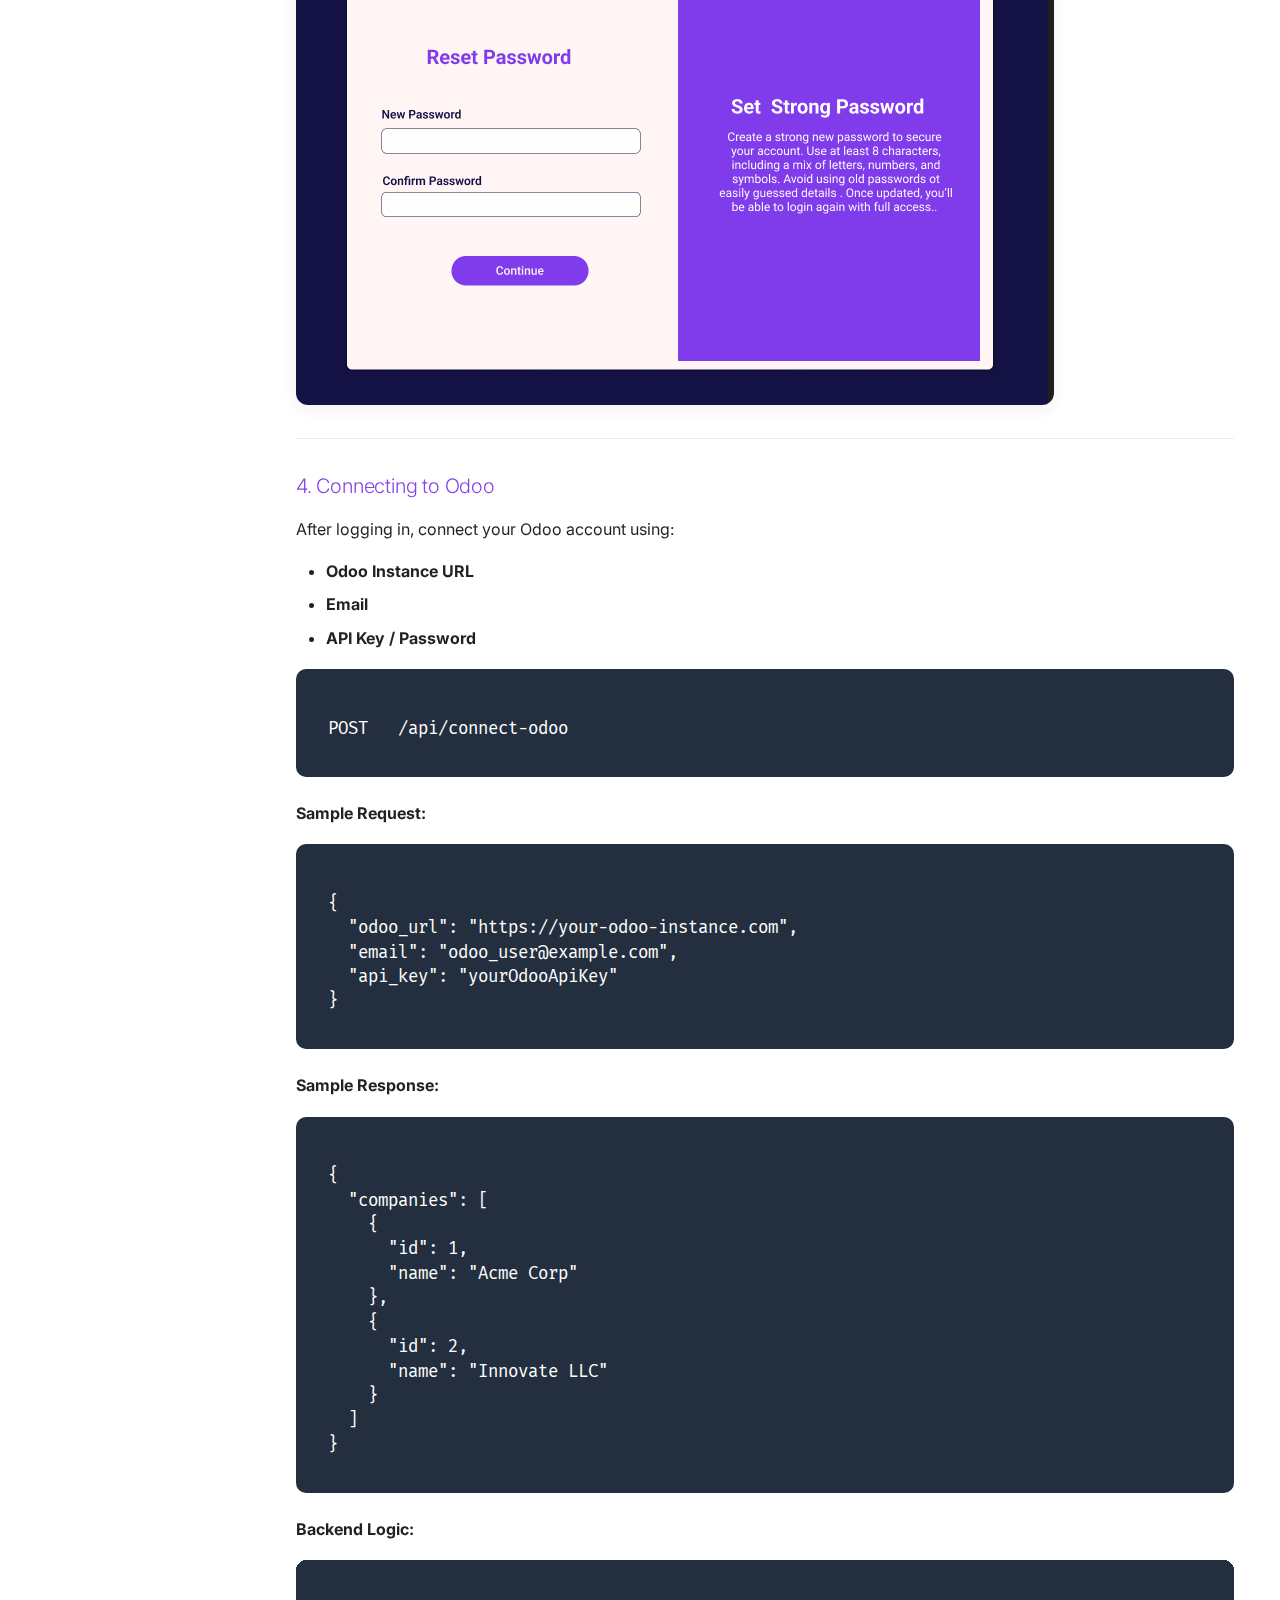
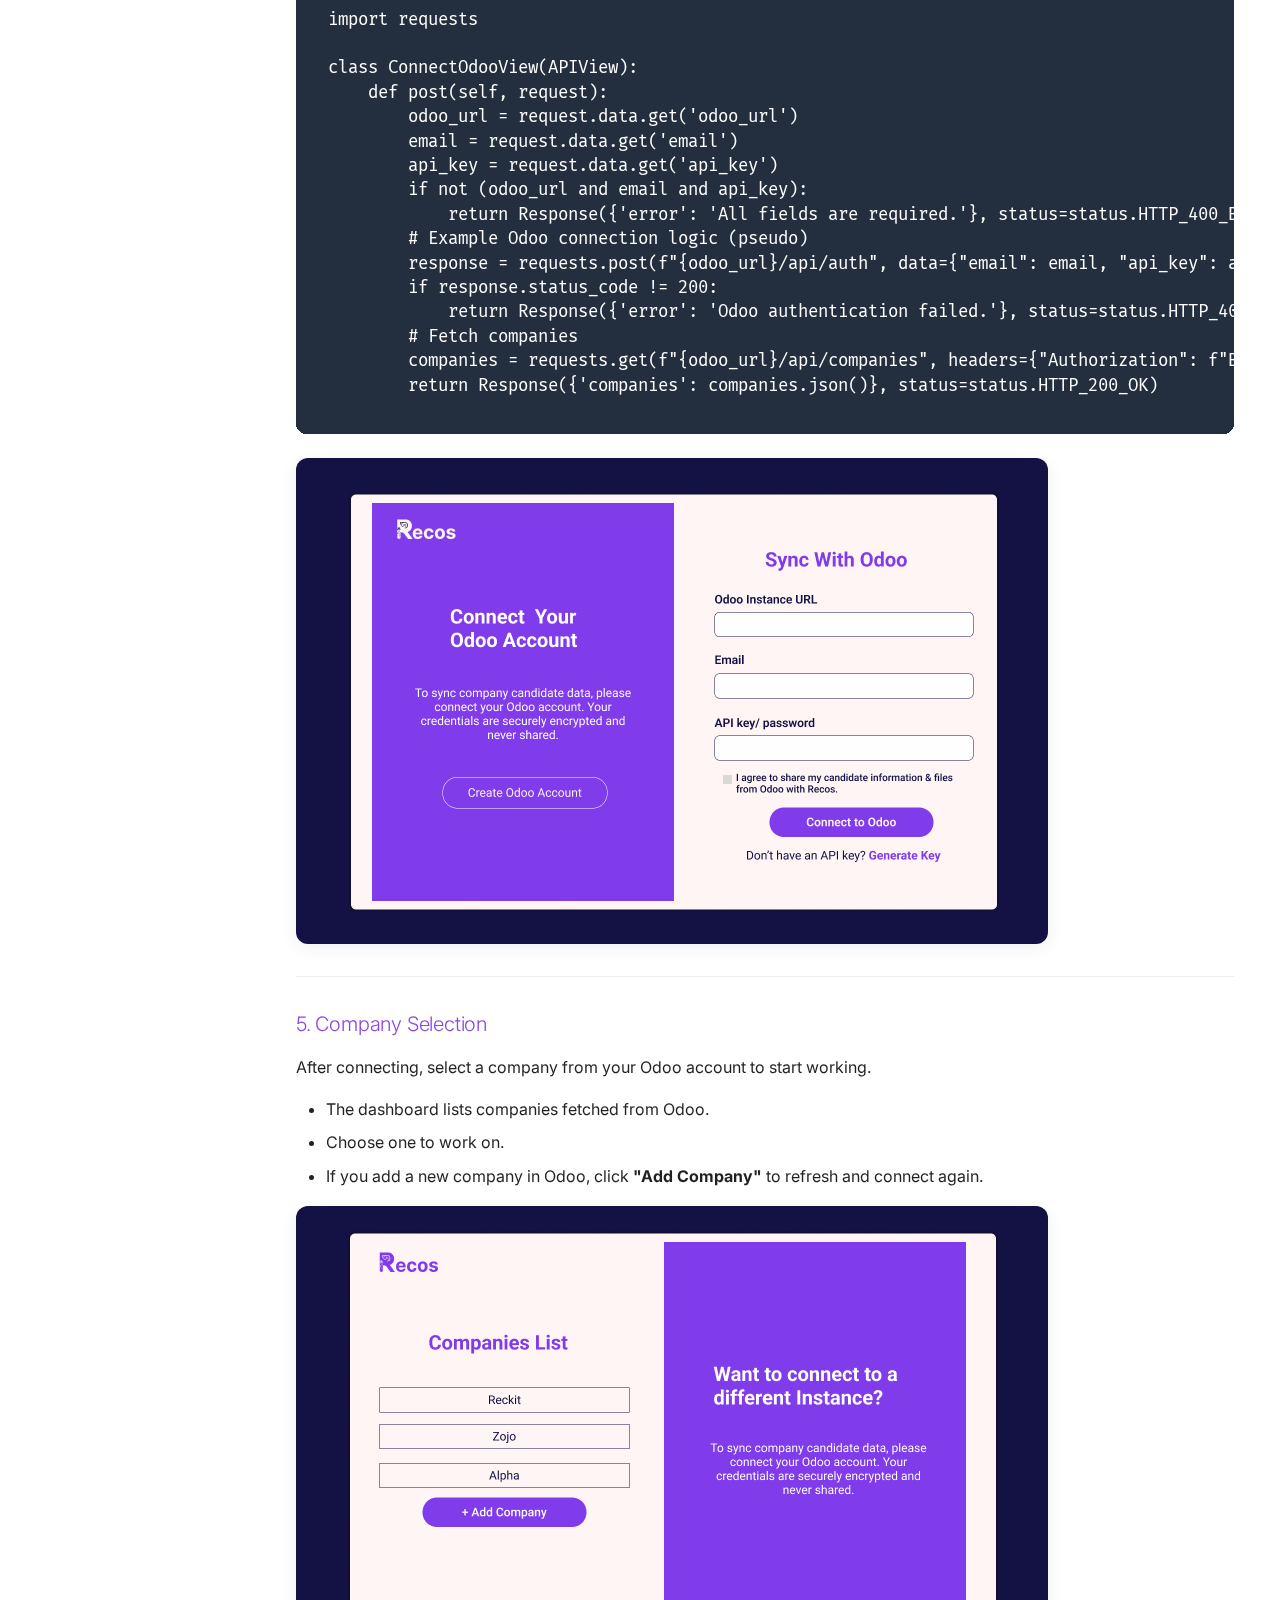
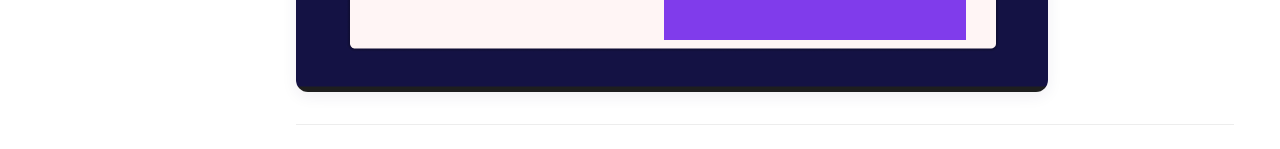
<file: getting-started/index.html>
<!doctype html>
<html lang="en" class="no-js">
  <head>
    
      <meta charset="utf-8">
      <meta name="viewport" content="width=device-width,initial-scale=1">
      
      
      
        <link rel="canonical" href="https://recos-six.vercel.app/getting-started/">
      
      
        <link rel="prev" href="..">
      
      
        <link rel="next" href="../features/">
      
      
      <link rel="icon" href="../images/recos-logo.png">
      <meta name="generator" content="mkdocs-1.6.1, mkdocs-material-9.6.20">
    
    
      
        <title>Getting Started - Recos Technical Documentation</title>
      
    
    
      <link rel="stylesheet" href="../assets/stylesheets/main.e53b48f4.min.css">
      
        
        <link rel="stylesheet" href="../assets/stylesheets/palette.06af60db.min.css">
      
      


    
    
      
    
    
      
        
        
        <link rel="preconnect" href="https://fonts.gstatic.com" crossorigin>
        <link rel="stylesheet" href="https://fonts.googleapis.com/css?family=Inter:300,300i,400,400i,700,700i%7CFira+Mono:400,400i,700,700i&display=fallback">
        <style>:root{--md-text-font:"Inter";--md-code-font:"Fira Mono"}</style>
      
    
    
      <link rel="stylesheet" href="../styles/extra.css">
    
    <script>__md_scope=new URL("..",location),__md_hash=e=>[...e].reduce(((e,_)=>(e<<5)-e+_.charCodeAt(0)),0),__md_get=(e,_=localStorage,t=__md_scope)=>JSON.parse(_.getItem(t.pathname+"."+e)),__md_set=(e,_,t=localStorage,a=__md_scope)=>{try{t.setItem(a.pathname+"."+e,JSON.stringify(_))}catch(e){}}</script>
    
      

    
    
    
  </head>
  
  
    
    
    
    
    
    <body dir="ltr" data-md-color-scheme="default" data-md-color-primary="dark-blue" data-md-color-accent="deep-purple">
  
    
    <input class="md-toggle" data-md-toggle="drawer" type="checkbox" id="__drawer" autocomplete="off">
    <input class="md-toggle" data-md-toggle="search" type="checkbox" id="__search" autocomplete="off">
    <label class="md-overlay" for="__drawer"></label>
    <div data-md-component="skip">
      
        
        <a href="#getting-started" class="md-skip">
          Skip to content
        </a>
      
    </div>
    <div data-md-component="announce">
      
    </div>
    
    
      

  

<header class="md-header md-header--shadow" data-md-component="header">
  <nav class="md-header__inner md-grid" aria-label="Header">
    <a href=".." title="Recos Technical Documentation" class="md-header__button md-logo" aria-label="Recos Technical Documentation" data-md-component="logo">
      
  <img src="../images/recos-logo.png" alt="logo">

    </a>
    <label class="md-header__button md-icon" for="__drawer">
      
      <svg xmlns="http://www.w3.org/2000/svg" viewBox="0 0 24 24"><path d="M3 6h18v2H3zm0 5h18v2H3zm0 5h18v2H3z"/></svg>
    </label>
    <div class="md-header__title" data-md-component="header-title">
      <div class="md-header__ellipsis">
        <div class="md-header__topic">
          <span class="md-ellipsis">
            Recos Technical Documentation
          </span>
        </div>
        <div class="md-header__topic" data-md-component="header-topic">
          <span class="md-ellipsis">
            
              Getting Started
            
          </span>
        </div>
      </div>
    </div>
    
      
    
    
    
    
      
      
        <label class="md-header__button md-icon" for="__search">
          
          <svg xmlns="http://www.w3.org/2000/svg" viewBox="0 0 24 24"><path d="M9.5 3A6.5 6.5 0 0 1 16 9.5c0 1.61-.59 3.09-1.56 4.23l.27.27h.79l5 5-1.5 1.5-5-5v-.79l-.27-.27A6.52 6.52 0 0 1 9.5 16 6.5 6.5 0 0 1 3 9.5 6.5 6.5 0 0 1 9.5 3m0 2C7 5 5 7 5 9.5S7 14 9.5 14 14 12 14 9.5 12 5 9.5 5"/></svg>
        </label>
        <div class="md-search" data-md-component="search" role="dialog">
  <label class="md-search__overlay" for="__search"></label>
  <div class="md-search__inner" role="search">
    <form class="md-search__form" name="search">
      <input type="text" class="md-search__input" name="query" aria-label="Search" placeholder="Search" autocapitalize="off" autocorrect="off" autocomplete="off" spellcheck="false" data-md-component="search-query" required>
      <label class="md-search__icon md-icon" for="__search">
        
        <svg xmlns="http://www.w3.org/2000/svg" viewBox="0 0 24 24"><path d="M9.5 3A6.5 6.5 0 0 1 16 9.5c0 1.61-.59 3.09-1.56 4.23l.27.27h.79l5 5-1.5 1.5-5-5v-.79l-.27-.27A6.52 6.52 0 0 1 9.5 16 6.5 6.5 0 0 1 3 9.5 6.5 6.5 0 0 1 9.5 3m0 2C7 5 5 7 5 9.5S7 14 9.5 14 14 12 14 9.5 12 5 9.5 5"/></svg>
        
        <svg xmlns="http://www.w3.org/2000/svg" viewBox="0 0 24 24"><path d="M20 11v2H8l5.5 5.5-1.42 1.42L4.16 12l7.92-7.92L13.5 5.5 8 11z"/></svg>
      </label>
      <nav class="md-search__options" aria-label="Search">
        
          <a href="javascript:void(0)" class="md-search__icon md-icon" title="Share" aria-label="Share" data-clipboard data-clipboard-text="" data-md-component="search-share" tabindex="-1">
            
            <svg xmlns="http://www.w3.org/2000/svg" viewBox="0 0 24 24"><path d="M18 16.08c-.76 0-1.44.3-1.96.77L8.91 12.7c.05-.23.09-.46.09-.7s-.04-.47-.09-.7l7.05-4.11c.54.5 1.25.81 2.04.81a3 3 0 0 0 3-3 3 3 0 0 0-3-3 3 3 0 0 0-3 3c0 .24.04.47.09.7L8.04 9.81C7.5 9.31 6.79 9 6 9a3 3 0 0 0-3 3 3 3 0 0 0 3 3c.79 0 1.5-.31 2.04-.81l7.12 4.15c-.05.21-.08.43-.08.66 0 1.61 1.31 2.91 2.92 2.91s2.92-1.3 2.92-2.91A2.92 2.92 0 0 0 18 16.08"/></svg>
          </a>
        
        <button type="reset" class="md-search__icon md-icon" title="Clear" aria-label="Clear" tabindex="-1">
          
          <svg xmlns="http://www.w3.org/2000/svg" viewBox="0 0 24 24"><path d="M19 6.41 17.59 5 12 10.59 6.41 5 5 6.41 10.59 12 5 17.59 6.41 19 12 13.41 17.59 19 19 17.59 13.41 12z"/></svg>
        </button>
      </nav>
      
        <div class="md-search__suggest" data-md-component="search-suggest"></div>
      
    </form>
    <div class="md-search__output">
      <div class="md-search__scrollwrap" tabindex="0" data-md-scrollfix>
        <div class="md-search-result" data-md-component="search-result">
          <div class="md-search-result__meta">
            Initializing search
          </div>
          <ol class="md-search-result__list" role="presentation"></ol>
        </div>
      </div>
    </div>
  </div>
</div>
      
    
    
  </nav>
  
</header>
    
    <div class="md-container" data-md-component="container">
      
      
        
          
        
      
      <main class="md-main" data-md-component="main">
        <div class="md-main__inner md-grid">
          
            
              
              <div class="md-sidebar md-sidebar--primary" data-md-component="sidebar" data-md-type="navigation" >
                <div class="md-sidebar__scrollwrap">
                  <div class="md-sidebar__inner">
                    



  

<nav class="md-nav md-nav--primary md-nav--integrated" aria-label="Navigation" data-md-level="0">
  <label class="md-nav__title" for="__drawer">
    <a href=".." title="Recos Technical Documentation" class="md-nav__button md-logo" aria-label="Recos Technical Documentation" data-md-component="logo">
      
  <img src="../images/recos-logo.png" alt="logo">

    </a>
    Recos Technical Documentation
  </label>
  
  <ul class="md-nav__list" data-md-scrollfix>
    
      
      
  
  
  
  
    <li class="md-nav__item">
      <a href=".." class="md-nav__link">
        
  
  
  <span class="md-ellipsis">
    Home
    
  </span>
  

      </a>
    </li>
  

    
      
      
  
  
    
  
  
  
    <li class="md-nav__item md-nav__item--active">
      
      <input class="md-nav__toggle md-toggle" type="checkbox" id="__toc">
      
      
        
      
      
        <label class="md-nav__link md-nav__link--active" for="__toc">
          
  
  
  <span class="md-ellipsis">
    Getting Started
    
  </span>
  

          <span class="md-nav__icon md-icon"></span>
        </label>
      
      <a href="./" class="md-nav__link md-nav__link--active">
        
  
  
  <span class="md-ellipsis">
    Getting Started
    
  </span>
  

      </a>
      
        

<nav class="md-nav md-nav--secondary" aria-label="Table of contents">
  
  
  
    
  
  
    <label class="md-nav__title" for="__toc">
      <span class="md-nav__icon md-icon"></span>
      Table of contents
    </label>
    <ul class="md-nav__list" data-md-component="toc" data-md-scrollfix>
      
        <li class="md-nav__item">
  <a href="#1-sign-up" class="md-nav__link">
    <span class="md-ellipsis">
      1. Sign Up
    </span>
  </a>
  
</li>
      
        <li class="md-nav__item">
  <a href="#2-login" class="md-nav__link">
    <span class="md-ellipsis">
      2. Login
    </span>
  </a>
  
</li>
      
        <li class="md-nav__item">
  <a href="#3-forgot-password-flow" class="md-nav__link">
    <span class="md-ellipsis">
      3. Forgot Password Flow
    </span>
  </a>
  
    <nav class="md-nav" aria-label="3. Forgot Password Flow">
      <ul class="md-nav__list">
        
          <li class="md-nav__item">
  <a href="#a-initiate-password-reset" class="md-nav__link">
    <span class="md-ellipsis">
      a. Initiate Password Reset
    </span>
  </a>
  
</li>
        
          <li class="md-nav__item">
  <a href="#b-enter-verification-code" class="md-nav__link">
    <span class="md-ellipsis">
      b. Enter Verification Code
    </span>
  </a>
  
</li>
        
          <li class="md-nav__item">
  <a href="#c-reset-password" class="md-nav__link">
    <span class="md-ellipsis">
      c. Reset Password
    </span>
  </a>
  
</li>
        
      </ul>
    </nav>
  
</li>
      
        <li class="md-nav__item">
  <a href="#4-connecting-to-odoo" class="md-nav__link">
    <span class="md-ellipsis">
      4. Connecting to Odoo
    </span>
  </a>
  
</li>
      
        <li class="md-nav__item">
  <a href="#5-company-selection" class="md-nav__link">
    <span class="md-ellipsis">
      5. Company Selection
    </span>
  </a>
  
</li>
      
    </ul>
  
</nav>
      
    </li>
  

    
      
      
  
  
  
  
    <li class="md-nav__item">
      <a href="../features/" class="md-nav__link">
        
  
  
  <span class="md-ellipsis">
    Features
    
  </span>
  

      </a>
    </li>
  

    
      
      
  
  
  
  
    <li class="md-nav__item">
      <a href="../developer-docs/" class="md-nav__link">
        
  
  
  <span class="md-ellipsis">
    How It Works
    
  </span>
  

      </a>
    </li>
  

    
      
      
  
  
  
  
    <li class="md-nav__item">
      <a href="../integrations/" class="md-nav__link">
        
  
  
  <span class="md-ellipsis">
    Integrations
    
  </span>
  

      </a>
    </li>
  

    
      
      
  
  
  
  
    <li class="md-nav__item">
      <a href="../api-reference/" class="md-nav__link">
        
  
  
  <span class="md-ellipsis">
    API Reference
    
  </span>
  

      </a>
    </li>
  

    
      
      
  
  
  
  
    <li class="md-nav__item">
      <a href="../qa-process/" class="md-nav__link">
        
  
  
  <span class="md-ellipsis">
    Q/A Process
    
  </span>
  

      </a>
    </li>
  

    
      
      
  
  
  
  
    <li class="md-nav__item">
      <a href="../deployment-process/" class="md-nav__link">
        
  
  
  <span class="md-ellipsis">
    Deployment Process
    
  </span>
  

      </a>
    </li>
  

    
      
      
  
  
  
  
    <li class="md-nav__item">
      <a href="../code-standards/" class="md-nav__link">
        
  
  
  <span class="md-ellipsis">
    Code Standards
    
  </span>
  

      </a>
    </li>
  

    
  </ul>
</nav>
                  </div>
                </div>
              </div>
            
            
          
          
            <div class="md-content" data-md-component="content">
              <article class="md-content__inner md-typeset">
                
                  



<h1 id="getting-started"><span style="font-weight: 1; font-size: 2.1em; color: #232f3e">Getting Started</span></h1>
<p>Welcome to the platform! This section guides you through account creation, authentication, password reset flows, and connecting your Odoo account. Each step includes technical details and backend logic.</p>
<hr />
<h3 id="1-sign-up"><span style="font-weight: 300; color: #8645e8;">1. Sign Up</span></h3>
<p>To create a new account, fill out the following fields:</p>
<ul>
<li><span style="color: #232f3e"><b>First Name</b></span></li>
<li><span style="color: #232f3e"><b>Last Name</b></span></li>
<li><span style="color: #232f3e"><b>Email</b></span></li>
<li><span style="color: #232f3e"><b>Password</b></span></li>
</ul>
<p><strong>How it works:</strong>
- The backend creates a new user record after validating the fields.
- Passwords are securely hashed.</p>
<div class="api-block">
<pre class="api-dark">
POST   /api/signup
</pre>
</div>

<p><strong>Sample Request (Frontend → Backend):</strong></p>
<div class="api-block">
<pre class="api-dark">
{
  "first_name": "Jacky",
  "last_name": "Uwase",
  "email": "jacky@gmail.com",
  "password": "Kumany1@"
}
</pre>
</div>

<p><strong>Sample Response:</strong></p>
<div class="api-block">
<pre class="api-dark">
{
  "message": "Account created successfully."
}
</pre>
</div>

<p><strong>Backend Logic:</strong></p>
<div class="api-block">
<pre class="api-dark">
from rest_framework.views import APIView
from rest_framework.response import Response
from rest_framework import status
from django.contrib.auth.models import User
from django.contrib.auth.hashers import make_password

class SignUpView(APIView):
    def post(self, request):
        first_name = request.data.get('first_name')
        last_name = request.data.get('last_name')
        email = request.data.get('email')
        password = request.data.get('password')
        if not (first_name and last_name and email and password):
            return Response({'error': 'All fields are required.'}, status=status.HTTP_400_BAD_REQUEST)
        if User.objects.filter(email=email).exists():
            return Response({'error': 'Email already exists.'}, status=status.HTTP_400_BAD_REQUEST)
        user = User.objects.create(
            first_name=first_name,
            last_name=last_name,
            email=email,
            username=email,
            password=make_password(password)
        )
        return Response({'message': 'Account created successfully.'}, status=status.HTTP_201_CREATED)
</pre>
</div>

<p><img alt="Signup Screenshot" src="../images/signup.png" /></p>
<hr />
<h3 id="2-login"><span style="font-weight: 300; color: #8645e8;">2. Login</span></h3>
<p>If you already have an account, sign in using:</p>
<ul>
<li><strong>Email</strong></li>
<li><strong>Password</strong></li>
</ul>
<div class="api-block">
<pre class="api-dark">
POST   /api/login
</pre>
</div>

<p><strong>Sample Request:</strong></p>
<div class="api-block">
<pre class="api-dark">
{
  "email": "jacky@gmail.com",
  "password": "Kumany1@"
}
</pre>
</div>

<p><strong>Sample Response:</strong></p>
<div class="api-block">
<pre class="api-dark">
{
  "token": "jwt-token"
}
</pre>
</div>

<p><strong>Backend Logic:</strong></p>
<div class="api-block">
<pre class="api-dark">
from rest_framework_simplejwt.tokens import RefreshToken

class LoginView(APIView):
    def post(self, request):
        email = request.data.get('email')
        password = request.data.get('password')
        user = authenticate(username=email, password=password)
        if user is not None:
            refresh = RefreshToken.for_user(user)
            return Response({'token': str(refresh.access_token)})
        return Response({'error': 'Invalid credentials.'}, status=status.HTTP_401_UNAUTHORIZED)
</pre>
</div>

<p><img alt="Login Screenshot" src="../images/login.png" /></p>
<hr />
<h3 id="3-forgot-password-flow"><span style="font-weight: 300; color: #8645e8;">3. Forgot Password Flow</span></h3>
<p>If you forget your password, follow these steps:</p>
<h4 id="a-initiate-password-reset"><span style="color: #232f3e;"><b>a. Initiate Password Reset</b></span></h4>
<ul>
<li>Click <strong>"Forgot Password?"</strong> on the login page.</li>
<li>Enter your registered email address.</li>
</ul>
<div class="api-block">
<pre class="api-dark">
POST   /forgot-password/          # Start password reset
</pre>
</div>

<p><strong>Sample Request:</strong></p>
<div class="api-block">
<pre class="api-dark">
{
  "email": "jacky@gmail.com"
}
</pre>
</div>

<p><strong>Sample Response:</strong></p>
<div class="api-block">
<pre class="api-dark">
{
  "message": "Password reset code sent."
}
</pre>
</div>

<p><strong>Backend Logic:</strong></p>
<div class="api-block">
<pre class="api-dark">
class ForgotPasswordView(APIView):
    permission_classes = [permissions.AllowAny]

    def post(self, request):
        email = request.data.get('email', '').lower().strip()
        if not email:
            return Response({'error': 'Email is required'}, status=status.HTTP_400_BAD_REQUEST)

        try:
            user = Recruiter.objects.get(email=email)
        except Recruiter.DoesNotExist:
            return Response({'message': 'Password reset code sent if email exists in our system'}, status=status.HTTP_200_OK)

        verification_code = ''.join(random.choices('0123456789', k=4))
        cache.set(f'reset_code_{email}', verification_code, timeout=3*60)

        subject = 'Password Reset Verification Code'
        message = (
            f"Hello {user.first_name},\n\n"
            f"We received a request to reset your password. Use the verification code below:\n\n"
            f"{verification_code}\n\n"
            f"This code will expire in 3 minutes.\n\n"
            f"If you didn't request this, please ignore this email.\n\n"
            f"Thank you,\nThe Team"
        )

        send_mail(subject, message, settings.DEFAULT_FROM_EMAIL, [user.email], fail_silently=False)
        return Response({'message': 'Password reset code sent.'}, status=status.HTTP_200_OK)
</pre>
</div>

<p><img alt="Forgot Password Screenshot" src="../images/forgot-password.png" /></p>
<hr />
<h4 id="b-enter-verification-code"><span style="color: #232f3e;"><b>b. Enter Verification Code</b></span></h4>
<p>After receiving an email, enter the 4-digit code on the verification page.</p>
<div class="api-block">
<pre class="api-dark">
POST   /verify-reset-code/        # Verify reset code sent to email
</pre>
</div>

<p><strong>Sample Request:</strong></p>
<div class="api-block">
<pre class="api-dark">
{
  "email": "jacky@gmail.com",
  "code": "1234"
}
</pre>
</div>

<p><strong>Sample Response:</strong></p>
<div class="api-block">
<pre class="api-dark">
{
  "detail": "Code verified, you may now reset your password."
}
</pre>
</div>

<p><strong>Backend Logic:</strong></p>
<div class="api-block">
<pre class="api-dark">
class VerifyCodeView(APIView):
    permission_classes = [permissions.AllowAny]

    def post(self, request):
        email = request.data.get('email', '').lower().strip()
        code = str(request.data.get('code', '')).strip()
        if not email or not code:
            return Response({'detail': 'Email and code are required.'}, status=status.HTTP_400_BAD_REQUEST)

        cached_code = cache.get(f'reset_code_{email}')
        if cached_code is None:
            return Response({"detail": "Code has expired, please request a new one."}, status=status.HTTP_400_BAD_REQUEST)
        if cached_code != code:
            return Response({"detail": "Invalid code."}, status=status.HTTP_400_BAD_REQUEST)

        request.session['reset_email'] = email
        cache.delete(f'reset_code_{email}')
        return Response({"detail": "Code verified, you may now reset your password."})
</pre>
</div>

<p><img alt="Verification Code Screenshot" src="../images/verify-code.png" /></p>
<hr />
<h4 id="c-reset-password"><span style="color: #232f3e;"><b>c. Reset Password</b></span></h4>
<p>After code verification, set a new password (two fields: New Password, Confirm New Password).</p>
<div class="api-block">
<pre class="api-dark">
POST   /reset-password/           # Complete password reset
</pre>
</div>

<p><strong>Sample Request:</strong></p>
<div class="api-block">
<pre class="api-dark">
{
  "email": "jacky@gmail.com",
  "password": "NewStrong1@"
}
</pre>
</div>

<p><strong>Sample Response:</strong></p>
<div class="api-block">
<pre class="api-dark">
{
  "detail": "Password reset successful."
}
</pre>
</div>

<p><strong>Backend Logic:</strong></p>
<div class="api-block">
<pre class="api-dark">
class ResetPasswordView(APIView):
    permission_classes = [AllowAny] 

    def post(self, request):
        serializer = ResetPasswordSerializer(data=request.data)
        serializer.is_valid(raise_exception=True)
        email = serializer.validated_data['email']
        password = serializer.validated_data['password']
        try:
            user = User.objects.get(email=email)
        except User.DoesNotExist:
            return Response({"detail": "User with this email does not exist."}, status=status.HTTP_400_BAD_REQUEST)
        user.set_password(password)
        user.save()
        code_storage.pop(email, None)
        return Response({"detail": "Password reset successful."})
</pre>
</div>

<p><img alt="Reset Password Screenshot" src="../images/reset-password.png" /></p>
<hr />
<h3 id="4-connecting-to-odoo"><span style="font-weight: 300; color: #8645e8;">4. Connecting to Odoo</span></h3>
<p>After logging in, connect your Odoo account using:</p>
<ul>
<li><strong>Odoo Instance URL</strong></li>
<li><strong>Email</strong></li>
<li><strong>API Key / Password</strong></li>
</ul>
<div class="api-block">
<pre class="api-dark">
POST   /api/connect-odoo
</pre>
</div>

<p><strong>Sample Request:</strong></p>
<div class="api-block">
<pre class="api-dark">
{
  "odoo_url": "https://your-odoo-instance.com",
  "email": "odoo_user@example.com",
  "api_key": "yourOdooApiKey"
}
</pre>
</div>

<p><strong>Sample Response:</strong></p>
<div class="api-block">
<pre class="api-dark">
{
  "companies": [
    {
      "id": 1,
      "name": "Acme Corp"
    },
    {
      "id": 2,
      "name": "Innovate LLC"
    }
  ]
}
</pre>
</div>

<p><strong>Backend Logic:</strong></p>
<div class="api-block">
<pre class="api-dark">
import requests

class ConnectOdooView(APIView):
    def post(self, request):
        odoo_url = request.data.get('odoo_url')
        email = request.data.get('email')
        api_key = request.data.get('api_key')
        if not (odoo_url and email and api_key):
            return Response({'error': 'All fields are required.'}, status=status.HTTP_400_BAD_REQUEST)
        # Example Odoo connection logic (pseudo)
        response = requests.post(f"{odoo_url}/api/auth", data={"email": email, "api_key": api_key})
        if response.status_code != 200:
            return Response({'error': 'Odoo authentication failed.'}, status=status.HTTP_401_UNAUTHORIZED)
        # Fetch companies
        companies = requests.get(f"{odoo_url}/api/companies", headers={"Authorization": f"Bearer {api_key}"})
        return Response({'companies': companies.json()}, status=status.HTTP_200_OK)
</pre>
</div>

<p><img alt="Odoo Connection Screenshot" src="../images/connect-to-odoo.png" /></p>
<hr />
<h3 id="5-company-selection"><span style="font-weight: 300; color: #8645e8;">5. Company Selection</span></h3>
<p>After connecting, select a company from your Odoo account to start working.</p>
<ul>
<li>The dashboard lists companies fetched from Odoo.</li>
<li>Choose one to work on.</li>
<li>If you add a new company in Odoo, click <strong>"Add Company"</strong> to refresh and connect again.</li>
</ul>
<p><img alt="Company Selection Screenshot" src="../images/connect-to-company.png" /></p>
<hr />
<style>
.api-block {
  background: #232f3e;
  border-radius: 10px;
  padding: 18px 18px 10px 18px;
  margin: 18px 0 24px 0;
  overflow-x: auto;
  font-size: 1.09em;
  font-family: 'Fira Mono', 'Consolas', 'monospace';
}
.api-dark {
  background: #232f3e !important;
  color: #fff !important;
  border-radius: 6px;
  padding: 12px 14px 8px 14px;
  margin: 0;
  font-size: 1em;
  font-family: 'Fira Mono', 'Consolas', 'monospace';
}
</style>












                
              </article>
            </div>
          
          
<script>var target=document.getElementById(location.hash.slice(1));target&&target.name&&(target.checked=target.name.startsWith("__tabbed_"))</script>
        </div>
        
      </main>
      
        <footer class="md-footer">
  
  <div class="md-footer-meta md-typeset">
    <div class="md-footer-meta__inner md-grid">
      <div class="md-copyright">
  
  
    Made with
    <a href="https://squidfunk.github.io/mkdocs-material/" target="_blank" rel="noopener">
      Material for MkDocs
    </a>
  
</div>
      
    </div>
  </div>
</footer>
      
    </div>
    <div class="md-dialog" data-md-component="dialog">
      <div class="md-dialog__inner md-typeset"></div>
    </div>
    
    
    
      
      <script id="__config" type="application/json">{"base": "..", "features": ["navigation.sections", "navigation.instant", "navigation.expand", "toc.integrate", "search.highlight", "search.suggest", "search.share"], "search": "../assets/javascripts/workers/search.973d3a69.min.js", "tags": null, "translations": {"clipboard.copied": "Copied to clipboard", "clipboard.copy": "Copy to clipboard", "search.result.more.one": "1 more on this page", "search.result.more.other": "# more on this page", "search.result.none": "No matching documents", "search.result.one": "1 matching document", "search.result.other": "# matching documents", "search.result.placeholder": "Type to start searching", "search.result.term.missing": "Missing", "select.version": "Select version"}, "version": null}</script>
    
    
      <script src="../assets/javascripts/bundle.f55a23d4.min.js"></script>
      
    
  </body>
</html>
</file>
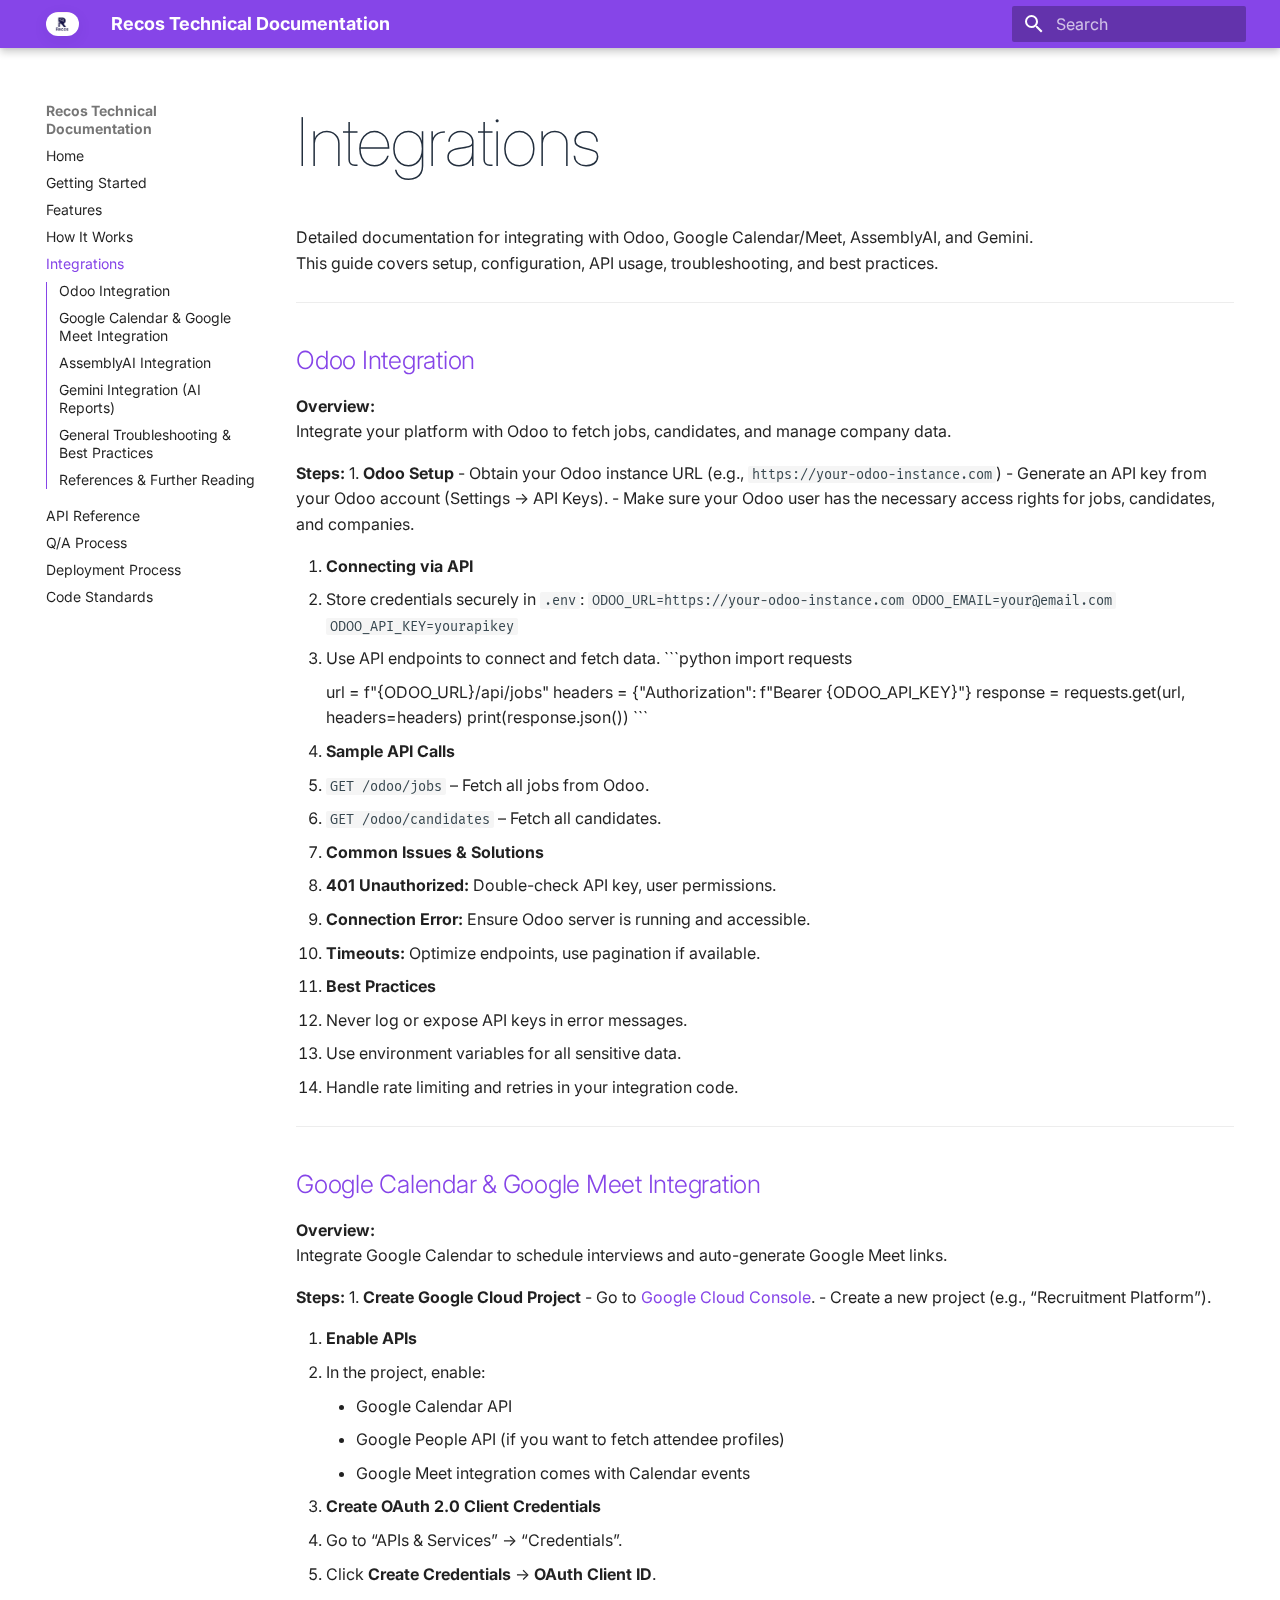
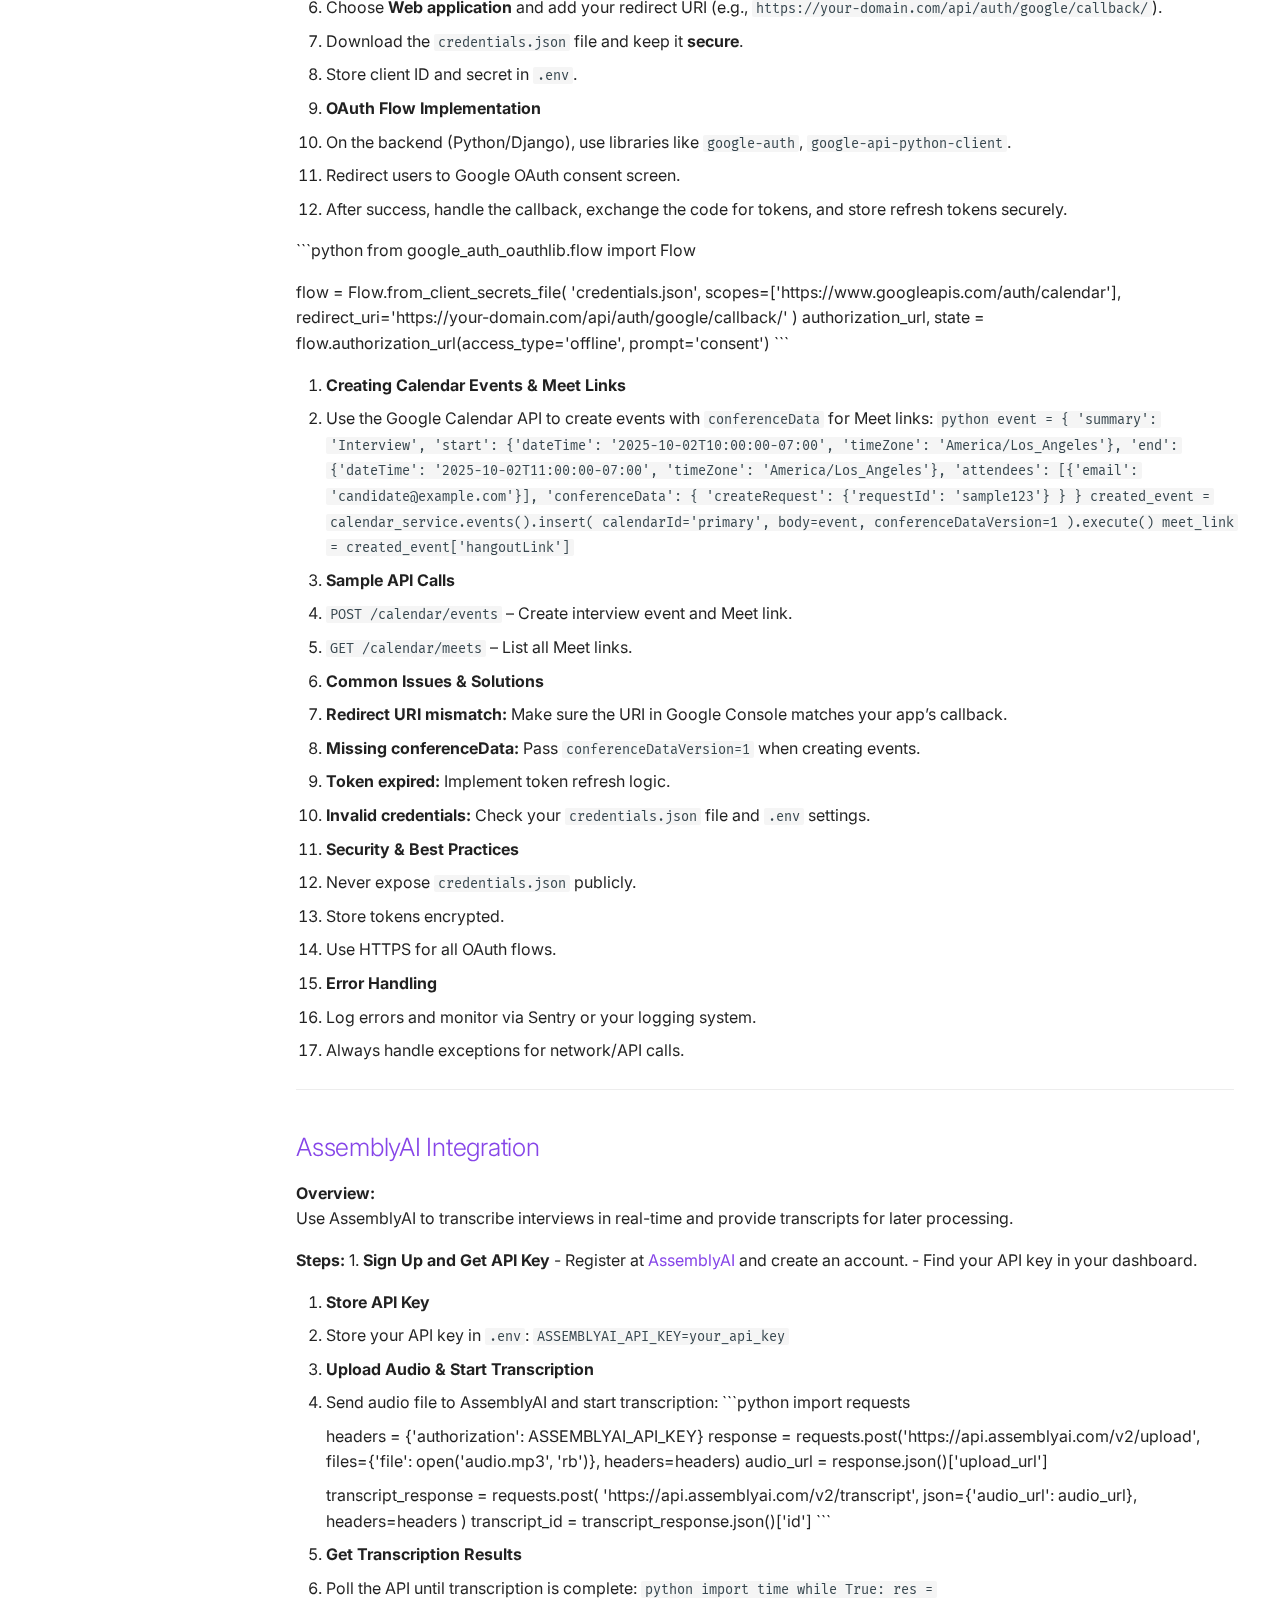
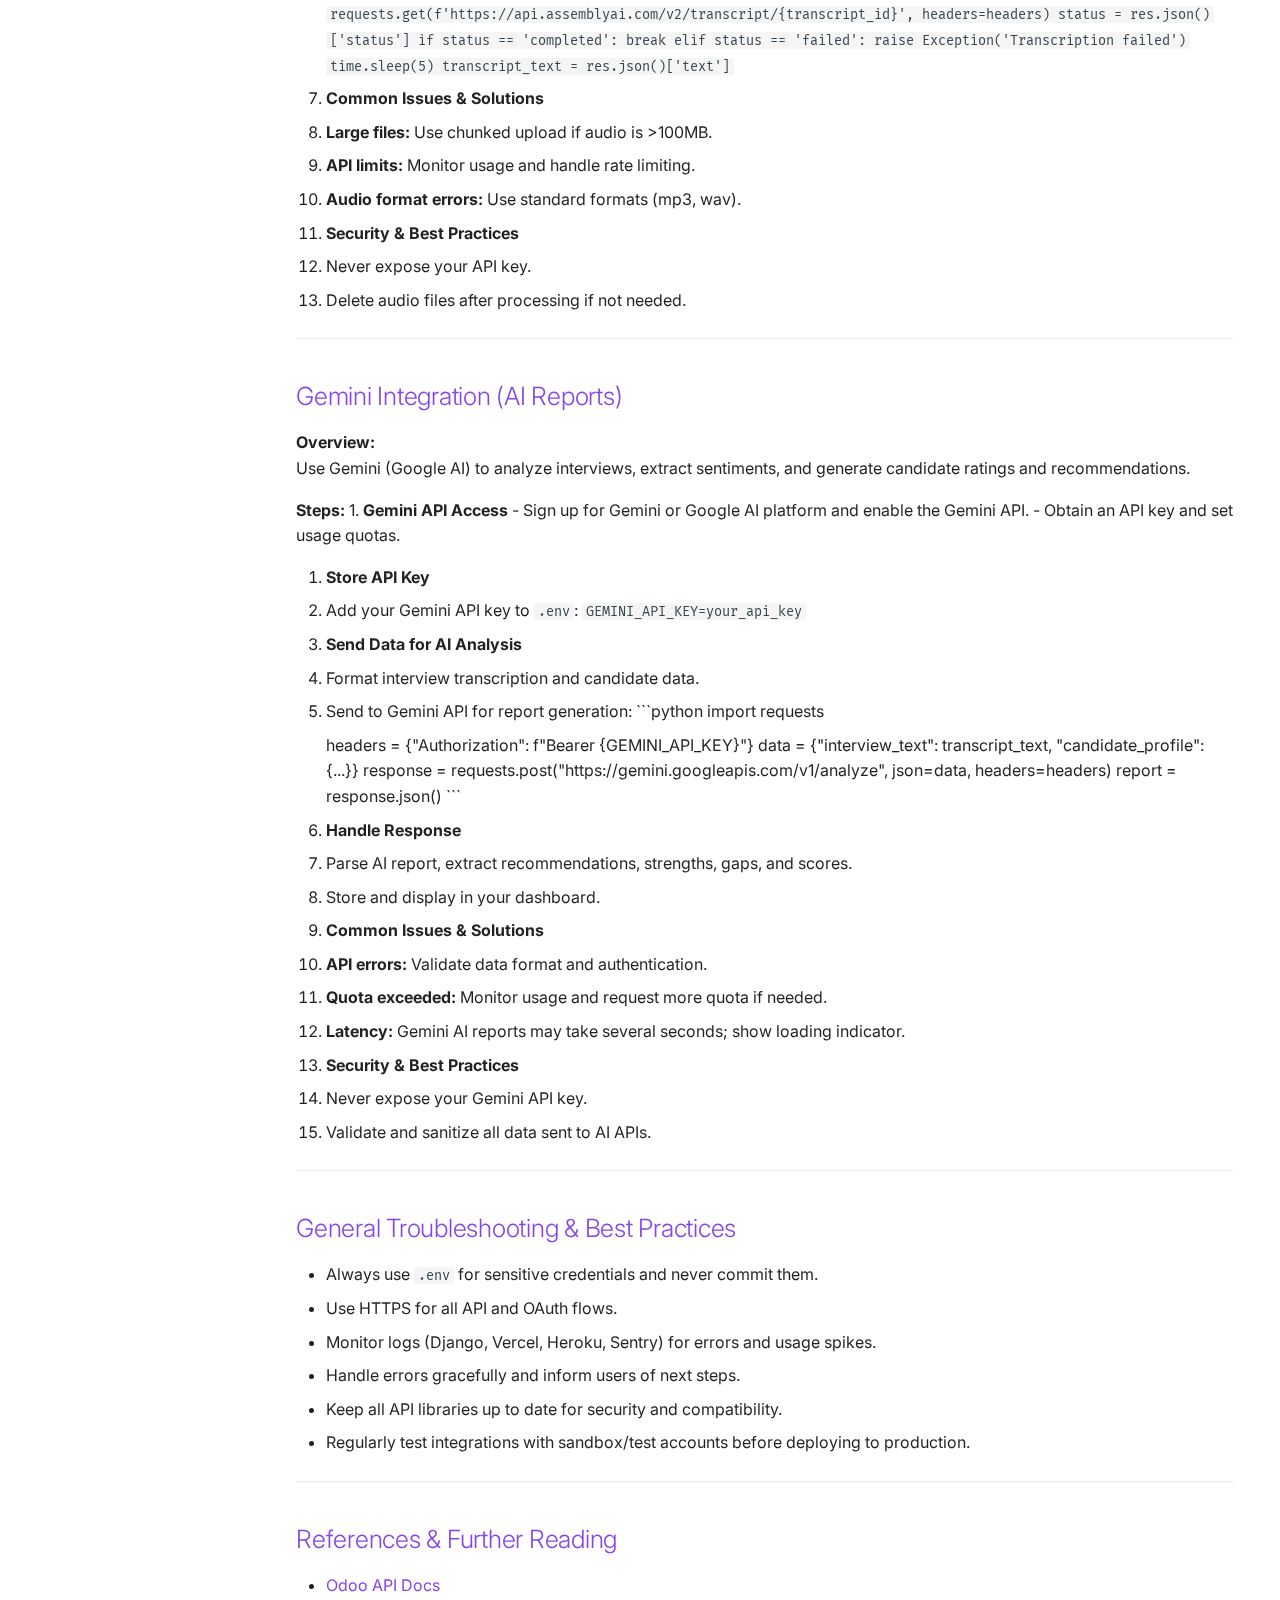
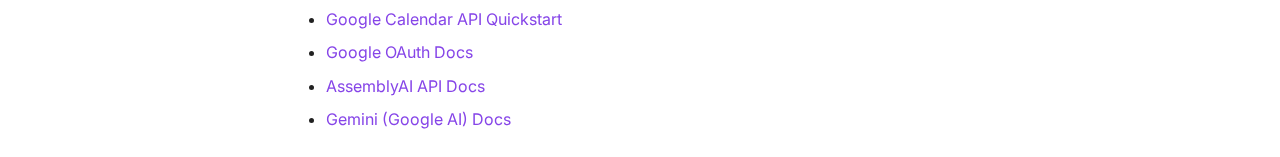
<file: integrations/index.html>
<!doctype html>
<html lang="en" class="no-js">
  <head>
    
      <meta charset="utf-8">
      <meta name="viewport" content="width=device-width,initial-scale=1">
      
      
      
        <link rel="canonical" href="https://recos-six.vercel.app/integrations/">
      
      
        <link rel="prev" href="../developer-docs/">
      
      
        <link rel="next" href="../api-reference/">
      
      
      <link rel="icon" href="../images/recos-logo.png">
      <meta name="generator" content="mkdocs-1.6.1, mkdocs-material-9.6.20">
    
    
      
        <title>Integrations - Recos Technical Documentation</title>
      
    
    
      <link rel="stylesheet" href="../assets/stylesheets/main.e53b48f4.min.css">
      
        
        <link rel="stylesheet" href="../assets/stylesheets/palette.06af60db.min.css">
      
      


    
    
      
    
    
      
        
        
        <link rel="preconnect" href="https://fonts.gstatic.com" crossorigin>
        <link rel="stylesheet" href="https://fonts.googleapis.com/css?family=Inter:300,300i,400,400i,700,700i%7CFira+Mono:400,400i,700,700i&display=fallback">
        <style>:root{--md-text-font:"Inter";--md-code-font:"Fira Mono"}</style>
      
    
    
      <link rel="stylesheet" href="../styles/extra.css">
    
    <script>__md_scope=new URL("..",location),__md_hash=e=>[...e].reduce(((e,_)=>(e<<5)-e+_.charCodeAt(0)),0),__md_get=(e,_=localStorage,t=__md_scope)=>JSON.parse(_.getItem(t.pathname+"."+e)),__md_set=(e,_,t=localStorage,a=__md_scope)=>{try{t.setItem(a.pathname+"."+e,JSON.stringify(_))}catch(e){}}</script>
    
      

    
    
    
  </head>
  
  
    
    
    
    
    
    <body dir="ltr" data-md-color-scheme="default" data-md-color-primary="dark-blue" data-md-color-accent="deep-purple">
  
    
    <input class="md-toggle" data-md-toggle="drawer" type="checkbox" id="__drawer" autocomplete="off">
    <input class="md-toggle" data-md-toggle="search" type="checkbox" id="__search" autocomplete="off">
    <label class="md-overlay" for="__drawer"></label>
    <div data-md-component="skip">
      
        
        <a href="#integrations" class="md-skip">
          Skip to content
        </a>
      
    </div>
    <div data-md-component="announce">
      
    </div>
    
    
      

  

<header class="md-header md-header--shadow" data-md-component="header">
  <nav class="md-header__inner md-grid" aria-label="Header">
    <a href=".." title="Recos Technical Documentation" class="md-header__button md-logo" aria-label="Recos Technical Documentation" data-md-component="logo">
      
  <img src="../images/recos-logo.png" alt="logo">

    </a>
    <label class="md-header__button md-icon" for="__drawer">
      
      <svg xmlns="http://www.w3.org/2000/svg" viewBox="0 0 24 24"><path d="M3 6h18v2H3zm0 5h18v2H3zm0 5h18v2H3z"/></svg>
    </label>
    <div class="md-header__title" data-md-component="header-title">
      <div class="md-header__ellipsis">
        <div class="md-header__topic">
          <span class="md-ellipsis">
            Recos Technical Documentation
          </span>
        </div>
        <div class="md-header__topic" data-md-component="header-topic">
          <span class="md-ellipsis">
            
              Integrations
            
          </span>
        </div>
      </div>
    </div>
    
      
    
    
    
    
      
      
        <label class="md-header__button md-icon" for="__search">
          
          <svg xmlns="http://www.w3.org/2000/svg" viewBox="0 0 24 24"><path d="M9.5 3A6.5 6.5 0 0 1 16 9.5c0 1.61-.59 3.09-1.56 4.23l.27.27h.79l5 5-1.5 1.5-5-5v-.79l-.27-.27A6.52 6.52 0 0 1 9.5 16 6.5 6.5 0 0 1 3 9.5 6.5 6.5 0 0 1 9.5 3m0 2C7 5 5 7 5 9.5S7 14 9.5 14 14 12 14 9.5 12 5 9.5 5"/></svg>
        </label>
        <div class="md-search" data-md-component="search" role="dialog">
  <label class="md-search__overlay" for="__search"></label>
  <div class="md-search__inner" role="search">
    <form class="md-search__form" name="search">
      <input type="text" class="md-search__input" name="query" aria-label="Search" placeholder="Search" autocapitalize="off" autocorrect="off" autocomplete="off" spellcheck="false" data-md-component="search-query" required>
      <label class="md-search__icon md-icon" for="__search">
        
        <svg xmlns="http://www.w3.org/2000/svg" viewBox="0 0 24 24"><path d="M9.5 3A6.5 6.5 0 0 1 16 9.5c0 1.61-.59 3.09-1.56 4.23l.27.27h.79l5 5-1.5 1.5-5-5v-.79l-.27-.27A6.52 6.52 0 0 1 9.5 16 6.5 6.5 0 0 1 3 9.5 6.5 6.5 0 0 1 9.5 3m0 2C7 5 5 7 5 9.5S7 14 9.5 14 14 12 14 9.5 12 5 9.5 5"/></svg>
        
        <svg xmlns="http://www.w3.org/2000/svg" viewBox="0 0 24 24"><path d="M20 11v2H8l5.5 5.5-1.42 1.42L4.16 12l7.92-7.92L13.5 5.5 8 11z"/></svg>
      </label>
      <nav class="md-search__options" aria-label="Search">
        
          <a href="javascript:void(0)" class="md-search__icon md-icon" title="Share" aria-label="Share" data-clipboard data-clipboard-text="" data-md-component="search-share" tabindex="-1">
            
            <svg xmlns="http://www.w3.org/2000/svg" viewBox="0 0 24 24"><path d="M18 16.08c-.76 0-1.44.3-1.96.77L8.91 12.7c.05-.23.09-.46.09-.7s-.04-.47-.09-.7l7.05-4.11c.54.5 1.25.81 2.04.81a3 3 0 0 0 3-3 3 3 0 0 0-3-3 3 3 0 0 0-3 3c0 .24.04.47.09.7L8.04 9.81C7.5 9.31 6.79 9 6 9a3 3 0 0 0-3 3 3 3 0 0 0 3 3c.79 0 1.5-.31 2.04-.81l7.12 4.15c-.05.21-.08.43-.08.66 0 1.61 1.31 2.91 2.92 2.91s2.92-1.3 2.92-2.91A2.92 2.92 0 0 0 18 16.08"/></svg>
          </a>
        
        <button type="reset" class="md-search__icon md-icon" title="Clear" aria-label="Clear" tabindex="-1">
          
          <svg xmlns="http://www.w3.org/2000/svg" viewBox="0 0 24 24"><path d="M19 6.41 17.59 5 12 10.59 6.41 5 5 6.41 10.59 12 5 17.59 6.41 19 12 13.41 17.59 19 19 17.59 13.41 12z"/></svg>
        </button>
      </nav>
      
        <div class="md-search__suggest" data-md-component="search-suggest"></div>
      
    </form>
    <div class="md-search__output">
      <div class="md-search__scrollwrap" tabindex="0" data-md-scrollfix>
        <div class="md-search-result" data-md-component="search-result">
          <div class="md-search-result__meta">
            Initializing search
          </div>
          <ol class="md-search-result__list" role="presentation"></ol>
        </div>
      </div>
    </div>
  </div>
</div>
      
    
    
  </nav>
  
</header>
    
    <div class="md-container" data-md-component="container">
      
      
        
          
        
      
      <main class="md-main" data-md-component="main">
        <div class="md-main__inner md-grid">
          
            
              
              <div class="md-sidebar md-sidebar--primary" data-md-component="sidebar" data-md-type="navigation" >
                <div class="md-sidebar__scrollwrap">
                  <div class="md-sidebar__inner">
                    



  

<nav class="md-nav md-nav--primary md-nav--integrated" aria-label="Navigation" data-md-level="0">
  <label class="md-nav__title" for="__drawer">
    <a href=".." title="Recos Technical Documentation" class="md-nav__button md-logo" aria-label="Recos Technical Documentation" data-md-component="logo">
      
  <img src="../images/recos-logo.png" alt="logo">

    </a>
    Recos Technical Documentation
  </label>
  
  <ul class="md-nav__list" data-md-scrollfix>
    
      
      
  
  
  
  
    <li class="md-nav__item">
      <a href=".." class="md-nav__link">
        
  
  
  <span class="md-ellipsis">
    Home
    
  </span>
  

      </a>
    </li>
  

    
      
      
  
  
  
  
    <li class="md-nav__item">
      <a href="../getting-started/" class="md-nav__link">
        
  
  
  <span class="md-ellipsis">
    Getting Started
    
  </span>
  

      </a>
    </li>
  

    
      
      
  
  
  
  
    <li class="md-nav__item">
      <a href="../features/" class="md-nav__link">
        
  
  
  <span class="md-ellipsis">
    Features
    
  </span>
  

      </a>
    </li>
  

    
      
      
  
  
  
  
    <li class="md-nav__item">
      <a href="../developer-docs/" class="md-nav__link">
        
  
  
  <span class="md-ellipsis">
    How It Works
    
  </span>
  

      </a>
    </li>
  

    
      
      
  
  
    
  
  
  
    <li class="md-nav__item md-nav__item--active">
      
      <input class="md-nav__toggle md-toggle" type="checkbox" id="__toc">
      
      
        
      
      
        <label class="md-nav__link md-nav__link--active" for="__toc">
          
  
  
  <span class="md-ellipsis">
    Integrations
    
  </span>
  

          <span class="md-nav__icon md-icon"></span>
        </label>
      
      <a href="./" class="md-nav__link md-nav__link--active">
        
  
  
  <span class="md-ellipsis">
    Integrations
    
  </span>
  

      </a>
      
        

<nav class="md-nav md-nav--secondary" aria-label="Table of contents">
  
  
  
    
  
  
    <label class="md-nav__title" for="__toc">
      <span class="md-nav__icon md-icon"></span>
      Table of contents
    </label>
    <ul class="md-nav__list" data-md-component="toc" data-md-scrollfix>
      
        <li class="md-nav__item">
  <a href="#odoo-integration" class="md-nav__link">
    <span class="md-ellipsis">
      Odoo Integration
    </span>
  </a>
  
</li>
      
        <li class="md-nav__item">
  <a href="#google-calendar-google-meet-integration" class="md-nav__link">
    <span class="md-ellipsis">
      Google Calendar &amp; Google Meet Integration
    </span>
  </a>
  
</li>
      
        <li class="md-nav__item">
  <a href="#assemblyai-integration" class="md-nav__link">
    <span class="md-ellipsis">
      AssemblyAI Integration
    </span>
  </a>
  
</li>
      
        <li class="md-nav__item">
  <a href="#gemini-integration-ai-reports" class="md-nav__link">
    <span class="md-ellipsis">
      Gemini Integration (AI Reports)
    </span>
  </a>
  
</li>
      
        <li class="md-nav__item">
  <a href="#general-troubleshooting-best-practices" class="md-nav__link">
    <span class="md-ellipsis">
      General Troubleshooting &amp; Best Practices
    </span>
  </a>
  
</li>
      
        <li class="md-nav__item">
  <a href="#references-further-reading" class="md-nav__link">
    <span class="md-ellipsis">
      References &amp; Further Reading
    </span>
  </a>
  
</li>
      
    </ul>
  
</nav>
      
    </li>
  

    
      
      
  
  
  
  
    <li class="md-nav__item">
      <a href="../api-reference/" class="md-nav__link">
        
  
  
  <span class="md-ellipsis">
    API Reference
    
  </span>
  

      </a>
    </li>
  

    
      
      
  
  
  
  
    <li class="md-nav__item">
      <a href="../qa-process/" class="md-nav__link">
        
  
  
  <span class="md-ellipsis">
    Q/A Process
    
  </span>
  

      </a>
    </li>
  

    
      
      
  
  
  
  
    <li class="md-nav__item">
      <a href="../deployment-process/" class="md-nav__link">
        
  
  
  <span class="md-ellipsis">
    Deployment Process
    
  </span>
  

      </a>
    </li>
  

    
      
      
  
  
  
  
    <li class="md-nav__item">
      <a href="../code-standards/" class="md-nav__link">
        
  
  
  <span class="md-ellipsis">
    Code Standards
    
  </span>
  

      </a>
    </li>
  

    
  </ul>
</nav>
                  </div>
                </div>
              </div>
            
            
          
          
            <div class="md-content" data-md-component="content">
              <article class="md-content__inner md-typeset">
                
                  



<h1 id="integrations"><span style="font-weight: 1; font-size: 2.1em; color: #232f3e;">Integrations</span></h1>
<p>Detailed documentation for integrating with Odoo, Google Calendar/Meet, AssemblyAI, and Gemini.<br />
This guide covers setup, configuration, API usage, troubleshooting, and best practices.</p>
<hr />
<h2 id="odoo-integration"><span style="font-weight: 300; color: #8645e8;">Odoo Integration</span></h2>
<p><strong>Overview:</strong><br />
Integrate your platform with Odoo to fetch jobs, candidates, and manage company data.</p>
<p><strong>Steps:</strong>
1. <strong>Odoo Setup</strong>
   - Obtain your Odoo instance URL (e.g., <code>https://your-odoo-instance.com</code>)
   - Generate an API key from your Odoo account (Settings → API Keys).
   - Make sure your Odoo user has the necessary access rights for jobs, candidates, and companies.</p>
<ol>
<li><strong>Connecting via API</strong></li>
<li>Store credentials securely in <code>.env</code>:
     <code>ODOO_URL=https://your-odoo-instance.com
     ODOO_EMAIL=your@email.com
     ODOO_API_KEY=yourapikey</code></li>
<li>
<p>Use API endpoints to connect and fetch data.
     ```python
     import requests</p>
<p>url = f"{ODOO_URL}/api/jobs"
 headers = {"Authorization": f"Bearer {ODOO_API_KEY}"}
 response = requests.get(url, headers=headers)
 print(response.json())
 ```</p>
</li>
<li>
<p><strong>Sample API Calls</strong></p>
</li>
<li><code>GET /odoo/jobs</code> – Fetch all jobs from Odoo.</li>
<li>
<p><code>GET /odoo/candidates</code> – Fetch all candidates.</p>
</li>
<li>
<p><strong>Common Issues &amp; Solutions</strong></p>
</li>
<li><strong>401 Unauthorized:</strong> Double-check API key, user permissions.</li>
<li><strong>Connection Error:</strong> Ensure Odoo server is running and accessible.</li>
<li>
<p><strong>Timeouts:</strong> Optimize endpoints, use pagination if available.</p>
</li>
<li>
<p><strong>Best Practices</strong></p>
</li>
<li>Never log or expose API keys in error messages.</li>
<li>Use environment variables for all sensitive data.</li>
<li>Handle rate limiting and retries in your integration code.</li>
</ol>
<hr />
<h2 id="google-calendar-google-meet-integration"><span style="font-weight: 300; color: #8645e8;">Google Calendar &amp; Google Meet Integration</span></h2>
<p><strong>Overview:</strong><br />
Integrate Google Calendar to schedule interviews and auto-generate Google Meet links.</p>
<p><strong>Steps:</strong>
1. <strong>Create Google Cloud Project</strong>
   - Go to <a href="https://console.cloud.google.com/">Google Cloud Console</a>.
   - Create a new project (e.g., “Recruitment Platform”).</p>
<ol>
<li><strong>Enable APIs</strong></li>
<li>
<p>In the project, enable:</p>
<ul>
<li>Google Calendar API</li>
<li>Google People API (if you want to fetch attendee profiles)</li>
<li>Google Meet integration comes with Calendar events</li>
</ul>
</li>
<li>
<p><strong>Create OAuth 2.0 Client Credentials</strong></p>
</li>
<li>Go to “APIs &amp; Services” → “Credentials”.</li>
<li>Click <strong>Create Credentials</strong> → <strong>OAuth Client ID</strong>.</li>
<li>Choose <strong>Web application</strong> and add your redirect URI (e.g., <code>https://your-domain.com/api/auth/google/callback/</code>).</li>
<li>Download the <code>credentials.json</code> file and keep it <strong>secure</strong>.</li>
<li>
<p>Store client ID and secret in <code>.env</code>.</p>
</li>
<li>
<p><strong>OAuth Flow Implementation</strong></p>
</li>
<li>On the backend (Python/Django), use libraries like <code>google-auth</code>, <code>google-api-python-client</code>.</li>
<li>Redirect users to Google OAuth consent screen.</li>
<li>After success, handle the callback, exchange the code for tokens, and store refresh tokens securely.</li>
</ol>
<p>```python
   from google_auth_oauthlib.flow import Flow</p>
<p>flow = Flow.from_client_secrets_file(
       'credentials.json',
       scopes=['https://www.googleapis.com/auth/calendar'],
       redirect_uri='https://your-domain.com/api/auth/google/callback/'
   )
   authorization_url, state = flow.authorization_url(access_type='offline', prompt='consent')
   ```</p>
<ol>
<li><strong>Creating Calendar Events &amp; Meet Links</strong></li>
<li>
<p>Use the Google Calendar API to create events with <code>conferenceData</code> for Meet links:
     <code>python
     event = {
         'summary': 'Interview',
         'start': {'dateTime': '2025-10-02T10:00:00-07:00', 'timeZone': 'America/Los_Angeles'},
         'end': {'dateTime': '2025-10-02T11:00:00-07:00', 'timeZone': 'America/Los_Angeles'},
         'attendees': [{'email': 'candidate@example.com'}],
         'conferenceData': {
             'createRequest': {'requestId': 'sample123'}
         }
     }
     created_event = calendar_service.events().insert(
         calendarId='primary',
         body=event,
         conferenceDataVersion=1
     ).execute()
     meet_link = created_event['hangoutLink']</code></p>
</li>
<li>
<p><strong>Sample API Calls</strong></p>
</li>
<li><code>POST /calendar/events</code> – Create interview event and Meet link.</li>
<li>
<p><code>GET /calendar/meets</code> – List all Meet links.</p>
</li>
<li>
<p><strong>Common Issues &amp; Solutions</strong></p>
</li>
<li><strong>Redirect URI mismatch:</strong> Make sure the URI in Google Console matches your app’s callback.</li>
<li><strong>Missing conferenceData:</strong> Pass <code>conferenceDataVersion=1</code> when creating events.</li>
<li><strong>Token expired:</strong> Implement token refresh logic.</li>
<li>
<p><strong>Invalid credentials:</strong> Check your <code>credentials.json</code> file and <code>.env</code> settings.</p>
</li>
<li>
<p><strong>Security &amp; Best Practices</strong></p>
</li>
<li>Never expose <code>credentials.json</code> publicly.</li>
<li>Store tokens encrypted.</li>
<li>
<p>Use HTTPS for all OAuth flows.</p>
</li>
<li>
<p><strong>Error Handling</strong></p>
</li>
<li>Log errors and monitor via Sentry or your logging system.</li>
<li>Always handle exceptions for network/API calls.</li>
</ol>
<hr />
<h2 id="assemblyai-integration"><span style="font-weight: 300; color: #8645e8;">AssemblyAI Integration</span></h2>
<p><strong>Overview:</strong><br />
Use AssemblyAI to transcribe interviews in real-time and provide transcripts for later processing.</p>
<p><strong>Steps:</strong>
1. <strong>Sign Up and Get API Key</strong>
   - Register at <a href="https://www.assemblyai.com/">AssemblyAI</a> and create an account.
   - Find your API key in your dashboard.</p>
<ol>
<li><strong>Store API Key</strong></li>
<li>
<p>Store your API key in <code>.env</code>:
     <code>ASSEMBLYAI_API_KEY=your_api_key</code></p>
</li>
<li>
<p><strong>Upload Audio &amp; Start Transcription</strong></p>
</li>
<li>
<p>Send audio file to AssemblyAI and start transcription:
     ```python
     import requests</p>
<p>headers = {'authorization': ASSEMBLYAI_API_KEY}
 response = requests.post('https://api.assemblyai.com/v2/upload', files={'file': open('audio.mp3', 'rb')}, headers=headers)
 audio_url = response.json()['upload_url']</p>
<p>transcript_response = requests.post(
     'https://api.assemblyai.com/v2/transcript',
     json={'audio_url': audio_url},
     headers=headers
 )
 transcript_id = transcript_response.json()['id']
 ```</p>
</li>
<li>
<p><strong>Get Transcription Results</strong></p>
</li>
<li>
<p>Poll the API until transcription is complete:
     <code>python
     import time
     while True:
         res = requests.get(f'https://api.assemblyai.com/v2/transcript/{transcript_id}', headers=headers)
         status = res.json()['status']
         if status == 'completed': break
         elif status == 'failed': raise Exception('Transcription failed')
         time.sleep(5)
     transcript_text = res.json()['text']</code></p>
</li>
<li>
<p><strong>Common Issues &amp; Solutions</strong></p>
</li>
<li><strong>Large files:</strong> Use chunked upload if audio is &gt;100MB.</li>
<li><strong>API limits:</strong> Monitor usage and handle rate limiting.</li>
<li>
<p><strong>Audio format errors:</strong> Use standard formats (mp3, wav).</p>
</li>
<li>
<p><strong>Security &amp; Best Practices</strong></p>
</li>
<li>Never expose your API key.</li>
<li>Delete audio files after processing if not needed.</li>
</ol>
<hr />
<h2 id="gemini-integration-ai-reports"><span style="font-weight: 300; color: #8645e8;">Gemini Integration (AI Reports)</span></h2>
<p><strong>Overview:</strong><br />
Use Gemini (Google AI) to analyze interviews, extract sentiments, and generate candidate ratings and recommendations.</p>
<p><strong>Steps:</strong>
1. <strong>Gemini API Access</strong>
   - Sign up for Gemini or Google AI platform and enable the Gemini API.
   - Obtain an API key and set usage quotas.</p>
<ol>
<li><strong>Store API Key</strong></li>
<li>
<p>Add your Gemini API key to <code>.env</code>:
     <code>GEMINI_API_KEY=your_api_key</code></p>
</li>
<li>
<p><strong>Send Data for AI Analysis</strong></p>
</li>
<li>Format interview transcription and candidate data.</li>
<li>
<p>Send to Gemini API for report generation:
     ```python
     import requests</p>
<p>headers = {"Authorization": f"Bearer {GEMINI_API_KEY}"}
 data = {"interview_text": transcript_text, "candidate_profile": {...}}
 response = requests.post("https://gemini.googleapis.com/v1/analyze", json=data, headers=headers)
 report = response.json()
 ```</p>
</li>
<li>
<p><strong>Handle Response</strong></p>
</li>
<li>Parse AI report, extract recommendations, strengths, gaps, and scores.</li>
<li>
<p>Store and display in your dashboard.</p>
</li>
<li>
<p><strong>Common Issues &amp; Solutions</strong></p>
</li>
<li><strong>API errors:</strong> Validate data format and authentication.</li>
<li><strong>Quota exceeded:</strong> Monitor usage and request more quota if needed.</li>
<li>
<p><strong>Latency:</strong> Gemini AI reports may take several seconds; show loading indicator.</p>
</li>
<li>
<p><strong>Security &amp; Best Practices</strong></p>
</li>
<li>Never expose your Gemini API key.</li>
<li>Validate and sanitize all data sent to AI APIs.</li>
</ol>
<hr />
<h2 id="general-troubleshooting-best-practices"><span style="font-weight: 300; color: #8645e8;">General Troubleshooting &amp; Best Practices</span></h2>
<ul>
<li>Always use <code>.env</code> for sensitive credentials and never commit them.</li>
<li>Use HTTPS for all API and OAuth flows.</li>
<li>Monitor logs (Django, Vercel, Heroku, Sentry) for errors and usage spikes.</li>
<li>Handle errors gracefully and inform users of next steps.</li>
<li>Keep all API libraries up to date for security and compatibility.</li>
<li>Regularly test integrations with sandbox/test accounts before deploying to production.</li>
</ul>
<hr />
<h2 id="references-further-reading"><span style="font-weight: 300; color: #8645e8;">References &amp; Further Reading</span></h2>
<ul>
<li><a href="https://www.odoo.com/documentation/">Odoo API Docs</a></li>
<li><a href="https://developers.google.com/calendar/api/quickstart/python">Google Calendar API Quickstart</a></li>
<li><a href="https://developers.google.com/identity/protocols/oauth2">Google OAuth Docs</a></li>
<li><a href="https://www.assemblyai.com/docs/">AssemblyAI API Docs</a></li>
<li><a href="https://ai.google.dev/gemini">Gemini (Google AI) Docs</a></li>
</ul>












                
              </article>
            </div>
          
          
<script>var target=document.getElementById(location.hash.slice(1));target&&target.name&&(target.checked=target.name.startsWith("__tabbed_"))</script>
        </div>
        
      </main>
      
        <footer class="md-footer">
  
  <div class="md-footer-meta md-typeset">
    <div class="md-footer-meta__inner md-grid">
      <div class="md-copyright">
  
  
    Made with
    <a href="https://squidfunk.github.io/mkdocs-material/" target="_blank" rel="noopener">
      Material for MkDocs
    </a>
  
</div>
      
    </div>
  </div>
</footer>
      
    </div>
    <div class="md-dialog" data-md-component="dialog">
      <div class="md-dialog__inner md-typeset"></div>
    </div>
    
    
    
      
      <script id="__config" type="application/json">{"base": "..", "features": ["navigation.sections", "navigation.instant", "navigation.expand", "toc.integrate", "search.highlight", "search.suggest", "search.share"], "search": "../assets/javascripts/workers/search.973d3a69.min.js", "tags": null, "translations": {"clipboard.copied": "Copied to clipboard", "clipboard.copy": "Copy to clipboard", "search.result.more.one": "1 more on this page", "search.result.more.other": "# more on this page", "search.result.none": "No matching documents", "search.result.one": "1 matching document", "search.result.other": "# matching documents", "search.result.placeholder": "Type to start searching", "search.result.term.missing": "Missing", "select.version": "Select version"}, "version": null}</script>
    
    
      <script src="../assets/javascripts/bundle.f55a23d4.min.js"></script>
      
    
  </body>
</html>
</file>
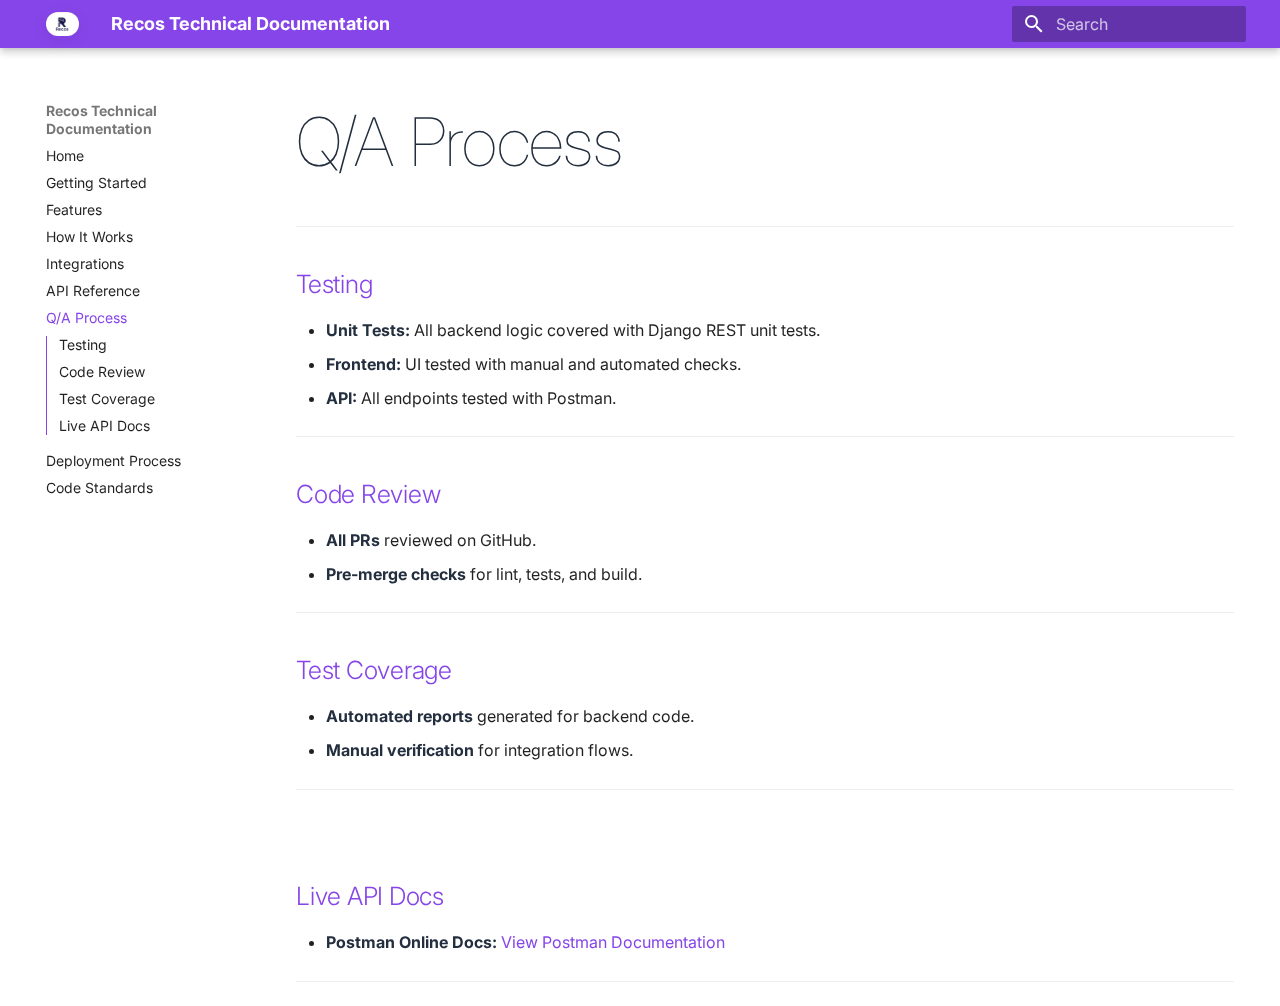
<file: qa-process/index.html>
<!doctype html>
<html lang="en" class="no-js">
  <head>
    
      <meta charset="utf-8">
      <meta name="viewport" content="width=device-width,initial-scale=1">
      
      
      
        <link rel="canonical" href="https://recos-six.vercel.app/qa-process/">
      
      
        <link rel="prev" href="../api-reference/">
      
      
        <link rel="next" href="../deployment-process/">
      
      
      <link rel="icon" href="../images/recos-logo.png">
      <meta name="generator" content="mkdocs-1.6.1, mkdocs-material-9.6.20">
    
    
      
        <title>Q/A Process - Recos Technical Documentation</title>
      
    
    
      <link rel="stylesheet" href="../assets/stylesheets/main.e53b48f4.min.css">
      
        
        <link rel="stylesheet" href="../assets/stylesheets/palette.06af60db.min.css">
      
      


    
    
      
    
    
      
        
        
        <link rel="preconnect" href="https://fonts.gstatic.com" crossorigin>
        <link rel="stylesheet" href="https://fonts.googleapis.com/css?family=Inter:300,300i,400,400i,700,700i%7CFira+Mono:400,400i,700,700i&display=fallback">
        <style>:root{--md-text-font:"Inter";--md-code-font:"Fira Mono"}</style>
      
    
    
      <link rel="stylesheet" href="../styles/extra.css">
    
    <script>__md_scope=new URL("..",location),__md_hash=e=>[...e].reduce(((e,_)=>(e<<5)-e+_.charCodeAt(0)),0),__md_get=(e,_=localStorage,t=__md_scope)=>JSON.parse(_.getItem(t.pathname+"."+e)),__md_set=(e,_,t=localStorage,a=__md_scope)=>{try{t.setItem(a.pathname+"."+e,JSON.stringify(_))}catch(e){}}</script>
    
      

    
    
    
  </head>
  
  
    
    
    
    
    
    <body dir="ltr" data-md-color-scheme="default" data-md-color-primary="dark-blue" data-md-color-accent="deep-purple">
  
    
    <input class="md-toggle" data-md-toggle="drawer" type="checkbox" id="__drawer" autocomplete="off">
    <input class="md-toggle" data-md-toggle="search" type="checkbox" id="__search" autocomplete="off">
    <label class="md-overlay" for="__drawer"></label>
    <div data-md-component="skip">
      
        
        <a href="#qa-process" class="md-skip">
          Skip to content
        </a>
      
    </div>
    <div data-md-component="announce">
      
    </div>
    
    
      

  

<header class="md-header md-header--shadow" data-md-component="header">
  <nav class="md-header__inner md-grid" aria-label="Header">
    <a href=".." title="Recos Technical Documentation" class="md-header__button md-logo" aria-label="Recos Technical Documentation" data-md-component="logo">
      
  <img src="../images/recos-logo.png" alt="logo">

    </a>
    <label class="md-header__button md-icon" for="__drawer">
      
      <svg xmlns="http://www.w3.org/2000/svg" viewBox="0 0 24 24"><path d="M3 6h18v2H3zm0 5h18v2H3zm0 5h18v2H3z"/></svg>
    </label>
    <div class="md-header__title" data-md-component="header-title">
      <div class="md-header__ellipsis">
        <div class="md-header__topic">
          <span class="md-ellipsis">
            Recos Technical Documentation
          </span>
        </div>
        <div class="md-header__topic" data-md-component="header-topic">
          <span class="md-ellipsis">
            
              Q/A Process
            
          </span>
        </div>
      </div>
    </div>
    
      
    
    
    
    
      
      
        <label class="md-header__button md-icon" for="__search">
          
          <svg xmlns="http://www.w3.org/2000/svg" viewBox="0 0 24 24"><path d="M9.5 3A6.5 6.5 0 0 1 16 9.5c0 1.61-.59 3.09-1.56 4.23l.27.27h.79l5 5-1.5 1.5-5-5v-.79l-.27-.27A6.52 6.52 0 0 1 9.5 16 6.5 6.5 0 0 1 3 9.5 6.5 6.5 0 0 1 9.5 3m0 2C7 5 5 7 5 9.5S7 14 9.5 14 14 12 14 9.5 12 5 9.5 5"/></svg>
        </label>
        <div class="md-search" data-md-component="search" role="dialog">
  <label class="md-search__overlay" for="__search"></label>
  <div class="md-search__inner" role="search">
    <form class="md-search__form" name="search">
      <input type="text" class="md-search__input" name="query" aria-label="Search" placeholder="Search" autocapitalize="off" autocorrect="off" autocomplete="off" spellcheck="false" data-md-component="search-query" required>
      <label class="md-search__icon md-icon" for="__search">
        
        <svg xmlns="http://www.w3.org/2000/svg" viewBox="0 0 24 24"><path d="M9.5 3A6.5 6.5 0 0 1 16 9.5c0 1.61-.59 3.09-1.56 4.23l.27.27h.79l5 5-1.5 1.5-5-5v-.79l-.27-.27A6.52 6.52 0 0 1 9.5 16 6.5 6.5 0 0 1 3 9.5 6.5 6.5 0 0 1 9.5 3m0 2C7 5 5 7 5 9.5S7 14 9.5 14 14 12 14 9.5 12 5 9.5 5"/></svg>
        
        <svg xmlns="http://www.w3.org/2000/svg" viewBox="0 0 24 24"><path d="M20 11v2H8l5.5 5.5-1.42 1.42L4.16 12l7.92-7.92L13.5 5.5 8 11z"/></svg>
      </label>
      <nav class="md-search__options" aria-label="Search">
        
          <a href="javascript:void(0)" class="md-search__icon md-icon" title="Share" aria-label="Share" data-clipboard data-clipboard-text="" data-md-component="search-share" tabindex="-1">
            
            <svg xmlns="http://www.w3.org/2000/svg" viewBox="0 0 24 24"><path d="M18 16.08c-.76 0-1.44.3-1.96.77L8.91 12.7c.05-.23.09-.46.09-.7s-.04-.47-.09-.7l7.05-4.11c.54.5 1.25.81 2.04.81a3 3 0 0 0 3-3 3 3 0 0 0-3-3 3 3 0 0 0-3 3c0 .24.04.47.09.7L8.04 9.81C7.5 9.31 6.79 9 6 9a3 3 0 0 0-3 3 3 3 0 0 0 3 3c.79 0 1.5-.31 2.04-.81l7.12 4.15c-.05.21-.08.43-.08.66 0 1.61 1.31 2.91 2.92 2.91s2.92-1.3 2.92-2.91A2.92 2.92 0 0 0 18 16.08"/></svg>
          </a>
        
        <button type="reset" class="md-search__icon md-icon" title="Clear" aria-label="Clear" tabindex="-1">
          
          <svg xmlns="http://www.w3.org/2000/svg" viewBox="0 0 24 24"><path d="M19 6.41 17.59 5 12 10.59 6.41 5 5 6.41 10.59 12 5 17.59 6.41 19 12 13.41 17.59 19 19 17.59 13.41 12z"/></svg>
        </button>
      </nav>
      
        <div class="md-search__suggest" data-md-component="search-suggest"></div>
      
    </form>
    <div class="md-search__output">
      <div class="md-search__scrollwrap" tabindex="0" data-md-scrollfix>
        <div class="md-search-result" data-md-component="search-result">
          <div class="md-search-result__meta">
            Initializing search
          </div>
          <ol class="md-search-result__list" role="presentation"></ol>
        </div>
      </div>
    </div>
  </div>
</div>
      
    
    
  </nav>
  
</header>
    
    <div class="md-container" data-md-component="container">
      
      
        
          
        
      
      <main class="md-main" data-md-component="main">
        <div class="md-main__inner md-grid">
          
            
              
              <div class="md-sidebar md-sidebar--primary" data-md-component="sidebar" data-md-type="navigation" >
                <div class="md-sidebar__scrollwrap">
                  <div class="md-sidebar__inner">
                    



  

<nav class="md-nav md-nav--primary md-nav--integrated" aria-label="Navigation" data-md-level="0">
  <label class="md-nav__title" for="__drawer">
    <a href=".." title="Recos Technical Documentation" class="md-nav__button md-logo" aria-label="Recos Technical Documentation" data-md-component="logo">
      
  <img src="../images/recos-logo.png" alt="logo">

    </a>
    Recos Technical Documentation
  </label>
  
  <ul class="md-nav__list" data-md-scrollfix>
    
      
      
  
  
  
  
    <li class="md-nav__item">
      <a href=".." class="md-nav__link">
        
  
  
  <span class="md-ellipsis">
    Home
    
  </span>
  

      </a>
    </li>
  

    
      
      
  
  
  
  
    <li class="md-nav__item">
      <a href="../getting-started/" class="md-nav__link">
        
  
  
  <span class="md-ellipsis">
    Getting Started
    
  </span>
  

      </a>
    </li>
  

    
      
      
  
  
  
  
    <li class="md-nav__item">
      <a href="../features/" class="md-nav__link">
        
  
  
  <span class="md-ellipsis">
    Features
    
  </span>
  

      </a>
    </li>
  

    
      
      
  
  
  
  
    <li class="md-nav__item">
      <a href="../developer-docs/" class="md-nav__link">
        
  
  
  <span class="md-ellipsis">
    How It Works
    
  </span>
  

      </a>
    </li>
  

    
      
      
  
  
  
  
    <li class="md-nav__item">
      <a href="../integrations/" class="md-nav__link">
        
  
  
  <span class="md-ellipsis">
    Integrations
    
  </span>
  

      </a>
    </li>
  

    
      
      
  
  
  
  
    <li class="md-nav__item">
      <a href="../api-reference/" class="md-nav__link">
        
  
  
  <span class="md-ellipsis">
    API Reference
    
  </span>
  

      </a>
    </li>
  

    
      
      
  
  
    
  
  
  
    <li class="md-nav__item md-nav__item--active">
      
      <input class="md-nav__toggle md-toggle" type="checkbox" id="__toc">
      
      
        
      
      
        <label class="md-nav__link md-nav__link--active" for="__toc">
          
  
  
  <span class="md-ellipsis">
    Q/A Process
    
  </span>
  

          <span class="md-nav__icon md-icon"></span>
        </label>
      
      <a href="./" class="md-nav__link md-nav__link--active">
        
  
  
  <span class="md-ellipsis">
    Q/A Process
    
  </span>
  

      </a>
      
        

<nav class="md-nav md-nav--secondary" aria-label="Table of contents">
  
  
  
    
  
  
    <label class="md-nav__title" for="__toc">
      <span class="md-nav__icon md-icon"></span>
      Table of contents
    </label>
    <ul class="md-nav__list" data-md-component="toc" data-md-scrollfix>
      
        <li class="md-nav__item">
  <a href="#testing" class="md-nav__link">
    <span class="md-ellipsis">
      Testing
    </span>
  </a>
  
</li>
      
        <li class="md-nav__item">
  <a href="#code-review" class="md-nav__link">
    <span class="md-ellipsis">
      Code Review
    </span>
  </a>
  
</li>
      
        <li class="md-nav__item">
  <a href="#test-coverage" class="md-nav__link">
    <span class="md-ellipsis">
      Test Coverage
    </span>
  </a>
  
</li>
      
        <li class="md-nav__item">
  <a href="#live-api-docs" class="md-nav__link">
    <span class="md-ellipsis">
      Live API Docs
    </span>
  </a>
  
</li>
      
    </ul>
  
</nav>
      
    </li>
  

    
      
      
  
  
  
  
    <li class="md-nav__item">
      <a href="../deployment-process/" class="md-nav__link">
        
  
  
  <span class="md-ellipsis">
    Deployment Process
    
  </span>
  

      </a>
    </li>
  

    
      
      
  
  
  
  
    <li class="md-nav__item">
      <a href="../code-standards/" class="md-nav__link">
        
  
  
  <span class="md-ellipsis">
    Code Standards
    
  </span>
  

      </a>
    </li>
  

    
  </ul>
</nav>
                  </div>
                </div>
              </div>
            
            
          
          
            <div class="md-content" data-md-component="content">
              <article class="md-content__inner md-typeset">
                
                  



<h1 id="qa-process"><span style="font-weight: 1; font-size: 2.1em; color: #232f3e;">Q/A Process</span></h1>
<hr />
<h2 id="testing"><span style="font-weight: 300; color: #8645e8;">Testing</span></h2>
<ul>
<li><span style="color: #232f3e;"><b>Unit Tests:</b></span> All backend logic covered with Django REST unit tests.</li>
<li><span style="color: #232f3e;"><b>Frontend:</b></span> UI tested with manual and automated checks.</li>
<li><span style="color: #232f3e;"><b>API:</b></span> All endpoints tested with Postman.</li>
</ul>
<hr />
<h2 id="code-review"><span style="font-weight: 300; color: #8645e8;">Code Review</span></h2>
<ul>
<li><span style="color: #232f3e;"><b>All PRs</b></span> reviewed on GitHub.</li>
<li><span style="color: #232f3e;"><b>Pre-merge checks</b></span> for lint, tests, and build.</li>
</ul>
<hr />
<h2 id="test-coverage"><span style="font-weight: 300; color: #8645e8;">Test Coverage</span></h2>
<ul>
<li><span style="color: #232f3e;"><b>Automated reports</b></span> generated for backend code.</li>
<li><span style="color: #232f3e;"><b>Manual verification</b></span> for integration flows.</li>
</ul>
<hr />
<p><br></p>
<h2 id="live-api-docs"><span style="font-weight: 300; color: #8645e8;">Live API Docs</span></h2>
<ul>
<li><span style="color: #232f3e;"><b>Postman Online Docs:</b></span> <a href="https://documenter.getpostman.com/view/45699975/2sB3HqHJX4">View Postman Documentation</a></li>
</ul>
<hr />












                
              </article>
            </div>
          
          
<script>var target=document.getElementById(location.hash.slice(1));target&&target.name&&(target.checked=target.name.startsWith("__tabbed_"))</script>
        </div>
        
      </main>
      
        <footer class="md-footer">
  
  <div class="md-footer-meta md-typeset">
    <div class="md-footer-meta__inner md-grid">
      <div class="md-copyright">
  
  
    Made with
    <a href="https://squidfunk.github.io/mkdocs-material/" target="_blank" rel="noopener">
      Material for MkDocs
    </a>
  
</div>
      
    </div>
  </div>
</footer>
      
    </div>
    <div class="md-dialog" data-md-component="dialog">
      <div class="md-dialog__inner md-typeset"></div>
    </div>
    
    
    
      
      <script id="__config" type="application/json">{"base": "..", "features": ["navigation.sections", "navigation.instant", "navigation.expand", "toc.integrate", "search.highlight", "search.suggest", "search.share"], "search": "../assets/javascripts/workers/search.973d3a69.min.js", "tags": null, "translations": {"clipboard.copied": "Copied to clipboard", "clipboard.copy": "Copy to clipboard", "search.result.more.one": "1 more on this page", "search.result.more.other": "# more on this page", "search.result.none": "No matching documents", "search.result.one": "1 matching document", "search.result.other": "# matching documents", "search.result.placeholder": "Type to start searching", "search.result.term.missing": "Missing", "select.version": "Select version"}, "version": null}</script>
    
    
      <script src="../assets/javascripts/bundle.f55a23d4.min.js"></script>
      
    
  </body>
</html>
</file>
<file: styles/extra.css>
:root {
    --md-primary-fg-color: #8645E8;
    --md-accent-fg-color: #24184E;
    --md-typeset-a-color: #8645E8;
    --md-code-bg-color: #f8f8fa;
  }
  
  img {
    border-radius: 12px;
    box-shadow: 0px 4px 16px rgba(36, 24, 78, 0.07);
  }
  
  .md-footer {
    display: none !important;
  }
</file>
<file: assets/stylesheets/main.e53b48f4.min.css>
@charset "UTF-8";html{-webkit-text-size-adjust:none;-moz-text-size-adjust:none;text-size-adjust:none;box-sizing:border-box}*,:after,:before{box-sizing:inherit}@media (prefers-reduced-motion){*,:after,:before{transition:none!important}}body{margin:0}a,button,input,label{-webkit-tap-highlight-color:transparent}a{color:inherit;text-decoration:none}hr{border:0;box-sizing:initial;display:block;height:.05rem;overflow:visible;padding:0}small{font-size:80%}sub,sup{line-height:1em}img{border-style:none}table{border-collapse:initial;border-spacing:0}td,th{font-weight:400;vertical-align:top}button{background:#0000;border:0;font-family:inherit;font-size:inherit;margin:0;padding:0}input{border:0;outline:none}:root{--md-primary-fg-color:#4051b5;--md-primary-fg-color--light:#5d6cc0;--md-primary-fg-color--dark:#303fa1;--md-primary-bg-color:#fff;--md-primary-bg-color--light:#ffffffb3;--md-accent-fg-color:#526cfe;--md-accent-fg-color--transparent:#526cfe1a;--md-accent-bg-color:#fff;--md-accent-bg-color--light:#ffffffb3}[data-md-color-scheme=default]{color-scheme:light}[data-md-color-scheme=default] img[src$="#gh-dark-mode-only"],[data-md-color-scheme=default] img[src$="#only-dark"]{display:none}:root,[data-md-color-scheme=default]{--md-hue:225deg;--md-default-fg-color:#000000de;--md-default-fg-color--light:#0000008a;--md-default-fg-color--lighter:#00000052;--md-default-fg-color--lightest:#00000012;--md-default-bg-color:#fff;--md-default-bg-color--light:#ffffffb3;--md-default-bg-color--lighter:#ffffff4d;--md-default-bg-color--lightest:#ffffff1f;--md-code-fg-color:#36464e;--md-code-bg-color:#f5f5f5;--md-code-hl-color:#4287ff;--md-code-hl-color--light:#4287ff1a;--md-code-hl-number-color:#d52a2a;--md-code-hl-special-color:#db1457;--md-code-hl-function-color:#a846b9;--md-code-hl-constant-color:#6e59d9;--md-code-hl-keyword-color:#3f6ec6;--md-code-hl-string-color:#1c7d4d;--md-code-hl-name-color:var(--md-code-fg-color);--md-code-hl-operator-color:var(--md-default-fg-color--light);--md-code-hl-punctuation-color:var(--md-default-fg-color--light);--md-code-hl-comment-color:var(--md-default-fg-color--light);--md-code-hl-generic-color:var(--md-default-fg-color--light);--md-code-hl-variable-color:var(--md-default-fg-color--light);--md-typeset-color:var(--md-default-fg-color);--md-typeset-a-color:var(--md-primary-fg-color);--md-typeset-del-color:#f5503d26;--md-typeset-ins-color:#0bd57026;--md-typeset-kbd-color:#fafafa;--md-typeset-kbd-accent-color:#fff;--md-typeset-kbd-border-color:#b8b8b8;--md-typeset-mark-color:#ffff0080;--md-typeset-table-color:#0000001f;--md-typeset-table-color--light:rgba(0,0,0,.035);--md-admonition-fg-color:var(--md-default-fg-color);--md-admonition-bg-color:var(--md-default-bg-color);--md-warning-fg-color:#000000de;--md-warning-bg-color:#ff9;--md-footer-fg-color:#fff;--md-footer-fg-color--light:#ffffffb3;--md-footer-fg-color--lighter:#ffffff73;--md-footer-bg-color:#000000de;--md-footer-bg-color--dark:#00000052;--md-shadow-z1:0 0.2rem 0.5rem #0000000d,0 0 0.05rem #0000001a;--md-shadow-z2:0 0.2rem 0.5rem #0000001a,0 0 0.05rem #00000040;--md-shadow-z3:0 0.2rem 0.5rem #0003,0 0 0.05rem #00000059}.md-icon svg{fill:currentcolor;display:block;height:1.2rem;width:1.2rem}body{-webkit-font-smoothing:antialiased;-moz-osx-font-smoothing:grayscale;--md-text-font-family:var(--md-text-font,_),-apple-system,BlinkMacSystemFont,Helvetica,Arial,sans-serif;--md-code-font-family:var(--md-code-font,_),SFMono-Regular,Consolas,Menlo,monospace}aside,body,input{font-feature-settings:"kern","liga";color:var(--md-typeset-color);font-family:var(--md-text-font-family)}code,kbd,pre{font-feature-settings:"kern";font-family:var(--md-code-font-family)}:root{--md-typeset-table-sort-icon:url('data:image/svg+xml;charset=utf-8,<svg xmlns="http://www.w3.org/2000/svg" viewBox="0 0 24 24"><path d="m18 21-4-4h3V7h-3l4-4 4 4h-3v10h3M2 19v-2h10v2M2 13v-2h7v2M2 7V5h4v2z"/></svg>');--md-typeset-table-sort-icon--asc:url('data:image/svg+xml;charset=utf-8,<svg xmlns="http://www.w3.org/2000/svg" viewBox="0 0 24 24"><path d="M19 17h3l-4 4-4-4h3V3h2M2 17h10v2H2M6 5v2H2V5m0 6h7v2H2z"/></svg>');--md-typeset-table-sort-icon--desc:url('data:image/svg+xml;charset=utf-8,<svg xmlns="http://www.w3.org/2000/svg" viewBox="0 0 24 24"><path d="M19 7h3l-4-4-4 4h3v14h2M2 17h10v2H2M6 5v2H2V5m0 6h7v2H2z"/></svg>')}.md-typeset{-webkit-print-color-adjust:exact;color-adjust:exact;font-size:.8rem;line-height:1.6;overflow-wrap:break-word}@media print{.md-typeset{font-size:.68rem}}.md-typeset blockquote,.md-typeset dl,.md-typeset figure,.md-typeset ol,.md-typeset pre,.md-typeset ul{margin-bottom:1em;margin-top:1em}.md-typeset h1{color:var(--md-default-fg-color--light);font-size:2em;line-height:1.3;margin:0 0 1.25em}.md-typeset h1,.md-typeset h2{font-weight:300;letter-spacing:-.01em}.md-typeset h2{font-size:1.5625em;line-height:1.4;margin:1.6em 0 .64em}.md-typeset h3{font-size:1.25em;font-weight:400;letter-spacing:-.01em;line-height:1.5;margin:1.6em 0 .8em}.md-typeset h2+h3{margin-top:.8em}.md-typeset h4{font-weight:700;letter-spacing:-.01em;margin:1em 0}.md-typeset h5,.md-typeset h6{color:var(--md-default-fg-color--light);font-size:.8em;font-weight:700;letter-spacing:-.01em;margin:1.25em 0}.md-typeset h5{text-transform:uppercase}.md-typeset h5 code{text-transform:none}.md-typeset hr{border-bottom:.05rem solid var(--md-default-fg-color--lightest);display:flow-root;margin:1.5em 0}.md-typeset a{color:var(--md-typeset-a-color);word-break:break-word}.md-typeset a,.md-typeset a:before{transition:color 125ms}.md-typeset a:focus,.md-typeset a:hover{color:var(--md-accent-fg-color)}.md-typeset a:focus code,.md-typeset a:hover code{background-color:var(--md-accent-fg-color--transparent)}.md-typeset a code{color:currentcolor;transition:background-color 125ms}.md-typeset a.focus-visible{outline-color:var(--md-accent-fg-color);outline-offset:.2rem}.md-typeset code,.md-typeset kbd,.md-typeset pre{color:var(--md-code-fg-color);direction:ltr;font-variant-ligatures:none}@media print{.md-typeset code,.md-typeset kbd,.md-typeset pre{white-space:pre-wrap}}.md-typeset code{background-color:var(--md-code-bg-color);border-radius:.1rem;-webkit-box-decoration-break:clone;box-decoration-break:clone;font-size:.85em;padding:0 .2941176471em;word-break:break-word}.md-typeset code:not(.focus-visible){-webkit-tap-highlight-color:transparent;outline:none}.md-typeset pre{display:flow-root;line-height:1.4;position:relative}.md-typeset pre>code{-webkit-box-decoration-break:slice;box-decoration-break:slice;box-shadow:none;display:block;margin:0;outline-color:var(--md-accent-fg-color);overflow:auto;padding:.7720588235em 1.1764705882em;scrollbar-color:var(--md-default-fg-color--lighter) #0000;scrollbar-width:thin;touch-action:auto;word-break:normal}.md-typeset pre>code:hover{scrollbar-color:var(--md-accent-fg-color) #0000}.md-typeset pre>code::-webkit-scrollbar{height:.2rem;width:.2rem}.md-typeset pre>code::-webkit-scrollbar-thumb{background-color:var(--md-default-fg-color--lighter)}.md-typeset pre>code::-webkit-scrollbar-thumb:hover{background-color:var(--md-accent-fg-color)}.md-typeset kbd{background-color:var(--md-typeset-kbd-color);border-radius:.1rem;box-shadow:0 .1rem 0 .05rem var(--md-typeset-kbd-border-color),0 .1rem 0 var(--md-typeset-kbd-border-color),0 -.1rem .2rem var(--md-typeset-kbd-accent-color) inset;color:var(--md-default-fg-color);display:inline-block;font-size:.75em;padding:0 .6666666667em;vertical-align:text-top;word-break:break-word}.md-typeset mark{background-color:var(--md-typeset-mark-color);-webkit-box-decoration-break:clone;box-decoration-break:clone;color:inherit;word-break:break-word}.md-typeset abbr{border-bottom:.05rem dotted var(--md-default-fg-color--light);cursor:help;text-decoration:none}.md-typeset small{opacity:.75}[dir=ltr] .md-typeset sub,[dir=ltr] .md-typeset sup{margin-left:.078125em}[dir=rtl] .md-typeset sub,[dir=rtl] .md-typeset sup{margin-right:.078125em}[dir=ltr] .md-typeset blockquote{padding-left:.6rem}[dir=rtl] .md-typeset blockquote{padding-right:.6rem}[dir=ltr] .md-typeset blockquote{border-left:.2rem solid var(--md-default-fg-color--lighter)}[dir=rtl] .md-typeset blockquote{border-right:.2rem solid var(--md-default-fg-color--lighter)}.md-typeset blockquote{color:var(--md-default-fg-color--light);margin-left:0;margin-right:0}.md-typeset ul{list-style-type:disc}.md-typeset ul[type]{list-style-type:revert-layer}[dir=ltr] .md-typeset ol,[dir=ltr] .md-typeset ul{margin-left:.625em}[dir=rtl] .md-typeset ol,[dir=rtl] .md-typeset ul{margin-right:.625em}.md-typeset ol,.md-typeset ul{padding:0}.md-typeset ol:not([hidden]),.md-typeset ul:not([hidden]){display:flow-root}.md-typeset ol ol,.md-typeset ul ol{list-style-type:lower-alpha}.md-typeset ol ol ol,.md-typeset ul ol ol{list-style-type:lower-roman}.md-typeset ol ol ol ol,.md-typeset ul ol ol ol{list-style-type:upper-alpha}.md-typeset ol ol ol ol ol,.md-typeset ul ol ol ol ol{list-style-type:upper-roman}.md-typeset ol[type],.md-typeset ul[type]{list-style-type:revert-layer}[dir=ltr] .md-typeset ol li,[dir=ltr] .md-typeset ul li{margin-left:1.25em}[dir=rtl] .md-typeset ol li,[dir=rtl] .md-typeset ul li{margin-right:1.25em}.md-typeset ol li,.md-typeset ul li{margin-bottom:.5em}.md-typeset ol li blockquote,.md-typeset ol li p,.md-typeset ul li blockquote,.md-typeset ul li p{margin:.5em 0}.md-typeset ol li:last-child,.md-typeset ul li:last-child{margin-bottom:0}[dir=ltr] .md-typeset ol li ol,[dir=ltr] .md-typeset ol li ul,[dir=ltr] .md-typeset ul li ol,[dir=ltr] .md-typeset ul li ul{margin-left:.625em}[dir=rtl] .md-typeset ol li ol,[dir=rtl] .md-typeset ol li ul,[dir=rtl] .md-typeset ul li ol,[dir=rtl] .md-typeset ul li ul{margin-right:.625em}.md-typeset ol li ol,.md-typeset ol li ul,.md-typeset ul li ol,.md-typeset ul li ul{margin-bottom:.5em;margin-top:.5em}[dir=ltr] .md-typeset dd{margin-left:1.875em}[dir=rtl] .md-typeset dd{margin-right:1.875em}.md-typeset dd{margin-bottom:1.5em;margin-top:1em}.md-typeset img,.md-typeset svg,.md-typeset video{height:auto;max-width:100%}.md-typeset img[align=left]{margin:1em 1em 1em 0}.md-typeset img[align=right]{margin:1em 0 1em 1em}.md-typeset img[align]:only-child{margin-top:0}.md-typeset figure{display:flow-root;margin:1em auto;max-width:100%;text-align:center;width:-moz-fit-content;width:fit-content}.md-typeset figure img{display:block;margin:0 auto}.md-typeset figcaption{font-style:italic;margin:1em auto;max-width:24rem}.md-typeset iframe{max-width:100%}.md-typeset table:not([class]){background-color:var(--md-default-bg-color);border:.05rem solid var(--md-typeset-table-color);border-radius:.1rem;display:inline-block;font-size:.64rem;max-width:100%;overflow:auto;touch-action:auto}@media print{.md-typeset table:not([class]){display:table}}.md-typeset table:not([class])+*{margin-top:1.5em}.md-typeset table:not([class]) td>:first-child,.md-typeset table:not([class]) th>:first-child{margin-top:0}.md-typeset table:not([class]) td>:last-child,.md-typeset table:not([class]) th>:last-child{margin-bottom:0}.md-typeset table:not([class]) td:not([align]),.md-typeset table:not([class]) th:not([align]){text-align:left}[dir=rtl] .md-typeset table:not([class]) td:not([align]),[dir=rtl] .md-typeset table:not([class]) th:not([align]){text-align:right}.md-typeset table:not([class]) th{font-weight:700;min-width:5rem;padding:.9375em 1.25em;vertical-align:top}.md-typeset table:not([class]) td{border-top:.05rem solid var(--md-typeset-table-color);padding:.9375em 1.25em;vertical-align:top}.md-typeset table:not([class]) tbody tr{transition:background-color 125ms}.md-typeset table:not([class]) tbody tr:hover{background-color:var(--md-typeset-table-color--light);box-shadow:0 .05rem 0 var(--md-default-bg-color) inset}.md-typeset table:not([class]) a{word-break:normal}.md-typeset table th[role=columnheader]{cursor:pointer}[dir=ltr] .md-typeset table th[role=columnheader]:after{margin-left:.5em}[dir=rtl] .md-typeset table th[role=columnheader]:after{margin-right:.5em}.md-typeset table th[role=columnheader]:after{content:"";display:inline-block;height:1.2em;-webkit-mask-image:var(--md-typeset-table-sort-icon);mask-image:var(--md-typeset-table-sort-icon);-webkit-mask-repeat:no-repeat;mask-repeat:no-repeat;-webkit-mask-size:contain;mask-size:contain;transition:background-color 125ms;vertical-align:text-bottom;width:1.2em}.md-typeset table th[role=columnheader]:hover:after{background-color:var(--md-default-fg-color--lighter)}.md-typeset table th[role=columnheader][aria-sort=ascending]:after{background-color:var(--md-default-fg-color--light);-webkit-mask-image:var(--md-typeset-table-sort-icon--asc);mask-image:var(--md-typeset-table-sort-icon--asc)}.md-typeset table th[role=columnheader][aria-sort=descending]:after{background-color:var(--md-default-fg-color--light);-webkit-mask-image:var(--md-typeset-table-sort-icon--desc);mask-image:var(--md-typeset-table-sort-icon--desc)}.md-typeset__scrollwrap{margin:1em -.8rem;overflow-x:auto;touch-action:auto}.md-typeset__table{display:inline-block;margin-bottom:.5em;padding:0 .8rem}@media print{.md-typeset__table{display:block}}html .md-typeset__table table{display:table;margin:0;overflow:hidden;width:100%}@media screen and (max-width:44.984375em){.md-content__inner>pre{margin:1em -.8rem}.md-content__inner>pre code{border-radius:0}}.md-typeset .md-author{border-radius:100%;display:block;flex-shrink:0;height:1.6rem;overflow:hidden;position:relative;transition:color 125ms,transform 125ms;width:1.6rem}.md-typeset .md-author img{display:block}.md-typeset .md-author--more{background:var(--md-default-fg-color--lightest);color:var(--md-default-fg-color--lighter);font-size:.6rem;font-weight:700;line-height:1.6rem;text-align:center}.md-typeset .md-author--long{height:2.4rem;width:2.4rem}.md-typeset a.md-author{transform:scale(1)}.md-typeset a.md-author img{border-radius:100%;filter:grayscale(100%) opacity(75%);transition:filter 125ms}.md-typeset a.md-author:focus,.md-typeset a.md-author:hover{transform:scale(1.1);z-index:1}.md-typeset a.md-author:focus img,.md-typeset a.md-author:hover img{filter:grayscale(0)}.md-banner{background-color:var(--md-footer-bg-color);color:var(--md-footer-fg-color);overflow:auto}@media print{.md-banner{display:none}}.md-banner--warning{background-color:var(--md-warning-bg-color);color:var(--md-warning-fg-color)}.md-banner__inner{font-size:.7rem;margin:.6rem auto;padding:0 .8rem}[dir=ltr] .md-banner__button{float:right}[dir=rtl] .md-banner__button{float:left}.md-banner__button{color:inherit;cursor:pointer;transition:opacity .25s}.no-js .md-banner__button{display:none}.md-banner__button:hover{opacity:.7}html{font-size:125%;height:100%;overflow-x:hidden}@media screen and (min-width:100em){html{font-size:137.5%}}@media screen and (min-width:125em){html{font-size:150%}}body{background-color:var(--md-default-bg-color);display:flex;flex-direction:column;font-size:.5rem;min-height:100%;position:relative;width:100%}@media print{body{display:block}}@media screen and (max-width:59.984375em){body[data-md-scrolllock]{position:fixed}}.md-grid{margin-left:auto;margin-right:auto;max-width:61rem}.md-container{display:flex;flex-direction:column;flex-grow:1}@media print{.md-container{display:block}}.md-main{flex-grow:1}.md-main__inner{display:flex;height:100%;margin-top:1.5rem}.md-ellipsis{overflow:hidden;text-overflow:ellipsis}.md-toggle{display:none}.md-option{height:0;opacity:0;position:absolute;width:0}.md-option:checked+label:not([hidden]){display:block}.md-option.focus-visible+label{outline-color:var(--md-accent-fg-color);outline-style:auto}.md-skip{background-color:var(--md-default-fg-color);border-radius:.1rem;color:var(--md-default-bg-color);font-size:.64rem;margin:.5rem;opacity:0;outline-color:var(--md-accent-fg-color);padding:.3rem .5rem;position:fixed;transform:translateY(.4rem);z-index:-1}.md-skip:focus{opacity:1;transform:translateY(0);transition:transform .25s cubic-bezier(.4,0,.2,1),opacity 175ms 75ms;z-index:10}@page{margin:25mm}:root{--md-clipboard-icon:url('data:image/svg+xml;charset=utf-8,<svg xmlns="http://www.w3.org/2000/svg" viewBox="0 0 24 24"><path d="M19 21H8V7h11m0-2H8a2 2 0 0 0-2 2v14a2 2 0 0 0 2 2h11a2 2 0 0 0 2-2V7a2 2 0 0 0-2-2m-3-4H4a2 2 0 0 0-2 2v14h2V3h12z"/></svg>')}.md-clipboard{border-radius:.1rem;color:var(--md-default-fg-color--lightest);cursor:pointer;height:1.5em;outline-color:var(--md-accent-fg-color);outline-offset:.1rem;position:absolute;right:.5em;top:.5em;transition:color .25s;width:1.5em;z-index:1}@media print{.md-clipboard{display:none}}.md-clipboard:not(.focus-visible){-webkit-tap-highlight-color:transparent;outline:none}:hover>.md-clipboard{color:var(--md-default-fg-color--light)}.md-clipboard:focus,.md-clipboard:hover{color:var(--md-accent-fg-color)}.md-clipboard:after{background-color:currentcolor;content:"";display:block;height:1.125em;margin:0 auto;-webkit-mask-image:var(--md-clipboard-icon);mask-image:var(--md-clipboard-icon);-webkit-mask-position:center;mask-position:center;-webkit-mask-repeat:no-repeat;mask-repeat:no-repeat;-webkit-mask-size:contain;mask-size:contain;width:1.125em}.md-clipboard--inline{cursor:pointer}.md-clipboard--inline code{transition:color .25s,background-color .25s}.md-clipboard--inline:focus code,.md-clipboard--inline:hover code{background-color:var(--md-accent-fg-color--transparent);color:var(--md-accent-fg-color)}.md-typeset .md-code__content{display:grid}@keyframes consent{0%{opacity:0;transform:translateY(100%)}to{opacity:1;transform:translateY(0)}}@keyframes overlay{0%{opacity:0}to{opacity:1}}.md-consent__overlay{animation:overlay .25s both;-webkit-backdrop-filter:blur(.1rem);backdrop-filter:blur(.1rem);background-color:#0000008a;height:100%;opacity:1;position:fixed;top:0;width:100%;z-index:5}.md-consent__inner{animation:consent .5s cubic-bezier(.1,.7,.1,1) both;background-color:var(--md-default-bg-color);border:0;border-radius:.1rem;bottom:0;box-shadow:0 0 .2rem #0000001a,0 .2rem .4rem #0003;max-height:100%;overflow:auto;padding:0;position:fixed;width:100%;z-index:5}.md-consent__form{padding:.8rem}.md-consent__settings{display:none;margin:1em 0}input:checked+.md-consent__settings{display:block}.md-consent__controls{margin-bottom:.8rem}.md-typeset .md-consent__controls .md-button{display:inline}@media screen and (max-width:44.984375em){.md-typeset .md-consent__controls .md-button{display:block;margin-top:.4rem;text-align:center;width:100%}}.md-consent label{cursor:pointer}.md-content{flex-grow:1;min-width:0}.md-content__inner{margin:0 .8rem 1.2rem;padding-top:.6rem}@media screen and (min-width:76.25em){[dir=ltr] .md-sidebar--primary:not([hidden])~.md-content>.md-content__inner{margin-left:1.2rem}[dir=ltr] .md-sidebar--secondary:not([hidden])~.md-content>.md-content__inner,[dir=rtl] .md-sidebar--primary:not([hidden])~.md-content>.md-content__inner{margin-right:1.2rem}[dir=rtl] .md-sidebar--secondary:not([hidden])~.md-content>.md-content__inner{margin-left:1.2rem}}.md-content__inner:before{content:"";display:block;height:.4rem}.md-content__inner>:last-child{margin-bottom:0}[dir=ltr] .md-content__button{float:right}[dir=rtl] .md-content__button{float:left}[dir=ltr] .md-content__button{margin-left:.4rem}[dir=rtl] .md-content__button{margin-right:.4rem}.md-content__button{margin:.4rem 0;padding:0}@media print{.md-content__button{display:none}}.md-typeset .md-content__button{color:var(--md-default-fg-color--lighter)}.md-content__button svg{display:inline;vertical-align:top}[dir=rtl] .md-content__button svg{transform:scaleX(-1)}[dir=ltr] .md-dialog{right:.8rem}[dir=rtl] .md-dialog{left:.8rem}.md-dialog{background-color:var(--md-default-fg-color);border-radius:.1rem;bottom:.8rem;box-shadow:var(--md-shadow-z3);min-width:11.1rem;opacity:0;padding:.4rem .6rem;pointer-events:none;position:fixed;transform:translateY(100%);transition:transform 0ms .4s,opacity .4s;z-index:4}@media print{.md-dialog{display:none}}.md-dialog--active{opacity:1;pointer-events:auto;transform:translateY(0);transition:transform .4s cubic-bezier(.075,.85,.175,1),opacity .4s}.md-dialog__inner{color:var(--md-default-bg-color);font-size:.7rem}.md-feedback{margin:2em 0 1em;text-align:center}.md-feedback fieldset{border:none;margin:0;padding:0}.md-feedback__title{font-weight:700;margin:1em auto}.md-feedback__inner{position:relative}.md-feedback__list{display:flex;flex-wrap:wrap;place-content:baseline center;position:relative}.md-feedback__list:hover .md-icon:not(:disabled){color:var(--md-default-fg-color--lighter)}:disabled .md-feedback__list{min-height:1.8rem}.md-feedback__icon{color:var(--md-default-fg-color--light);cursor:pointer;flex-shrink:0;margin:0 .1rem;transition:color 125ms}.md-feedback__icon:not(:disabled).md-icon:hover{color:var(--md-accent-fg-color)}.md-feedback__icon:disabled{color:var(--md-default-fg-color--lightest);pointer-events:none}.md-feedback__note{opacity:0;position:relative;transform:translateY(.4rem);transition:transform .4s cubic-bezier(.1,.7,.1,1),opacity .15s}.md-feedback__note>*{margin:0 auto;max-width:16rem}:disabled .md-feedback__note{opacity:1;transform:translateY(0)}@media print{.md-feedback{display:none}}.md-footer{background-color:var(--md-footer-bg-color);color:var(--md-footer-fg-color)}@media print{.md-footer{display:none}}.md-footer__inner{justify-content:space-between;overflow:auto;padding:.2rem}.md-footer__inner:not([hidden]){display:flex}.md-footer__link{align-items:end;display:flex;flex-grow:0.01;margin-bottom:.4rem;margin-top:1rem;max-width:100%;outline-color:var(--md-accent-fg-color);overflow:hidden;transition:opacity .25s}.md-footer__link:focus,.md-footer__link:hover{opacity:.7}[dir=rtl] .md-footer__link svg{transform:scaleX(-1)}@media screen and (max-width:44.984375em){.md-footer__link--prev{flex-shrink:0}.md-footer__link--prev .md-footer__title{display:none}}[dir=ltr] .md-footer__link--next{margin-left:auto}[dir=rtl] .md-footer__link--next{margin-right:auto}.md-footer__link--next{text-align:right}[dir=rtl] .md-footer__link--next{text-align:left}.md-footer__title{flex-grow:1;font-size:.9rem;margin-bottom:.7rem;max-width:calc(100% - 2.4rem);padding:0 1rem;white-space:nowrap}.md-footer__button{margin:.2rem;padding:.4rem}.md-footer__direction{font-size:.64rem;opacity:.7}.md-footer-meta{background-color:var(--md-footer-bg-color--dark)}.md-footer-meta__inner{display:flex;flex-wrap:wrap;justify-content:space-between;padding:.2rem}html .md-footer-meta.md-typeset a{color:var(--md-footer-fg-color--light)}html .md-footer-meta.md-typeset a:focus,html .md-footer-meta.md-typeset a:hover{color:var(--md-footer-fg-color)}.md-copyright{color:var(--md-footer-fg-color--lighter);font-size:.64rem;margin:auto .6rem;padding:.4rem 0;width:100%}@media screen and (min-width:45em){.md-copyright{width:auto}}.md-copyright__highlight{color:var(--md-footer-fg-color--light)}.md-social{display:inline-flex;gap:.2rem;margin:0 .4rem;padding:.2rem 0 .6rem}@media screen and (min-width:45em){.md-social{padding:.6rem 0}}.md-social__link{display:inline-block;height:1.6rem;text-align:center;width:1.6rem}.md-social__link:before{line-height:1.9}.md-social__link svg{fill:currentcolor;max-height:.8rem;vertical-align:-25%}.md-typeset .md-button{border:.1rem solid;border-radius:.1rem;color:var(--md-primary-fg-color);cursor:pointer;display:inline-block;font-weight:700;padding:.625em 2em;transition:color 125ms,background-color 125ms,border-color 125ms}.md-typeset .md-button--primary{background-color:var(--md-primary-fg-color);border-color:var(--md-primary-fg-color);color:var(--md-primary-bg-color)}.md-typeset .md-button:focus,.md-typeset .md-button:hover{background-color:var(--md-accent-fg-color);border-color:var(--md-accent-fg-color);color:var(--md-accent-bg-color)}[dir=ltr] .md-typeset .md-input{border-top-left-radius:.1rem}[dir=ltr] .md-typeset .md-input,[dir=rtl] .md-typeset .md-input{border-top-right-radius:.1rem}[dir=rtl] .md-typeset .md-input{border-top-left-radius:.1rem}.md-typeset .md-input{border-bottom:.1rem solid var(--md-default-fg-color--lighter);box-shadow:var(--md-shadow-z1);font-size:.8rem;height:1.8rem;padding:0 .6rem;transition:border .25s,box-shadow .25s}.md-typeset .md-input:focus,.md-typeset .md-input:hover{border-bottom-color:var(--md-accent-fg-color);box-shadow:var(--md-shadow-z2)}.md-typeset .md-input--stretch{width:100%}.md-header{background-color:var(--md-primary-fg-color);box-shadow:0 0 .2rem #0000,0 .2rem .4rem #0000;color:var(--md-primary-bg-color);display:block;left:0;position:sticky;right:0;top:0;z-index:4}@media print{.md-header{display:none}}.md-header[hidden]{transform:translateY(-100%);transition:transform .25s cubic-bezier(.8,0,.6,1),box-shadow .25s}.md-header--shadow{box-shadow:0 0 .2rem #0000001a,0 .2rem .4rem #0003;transition:transform .25s cubic-bezier(.1,.7,.1,1),box-shadow .25s}.md-header__inner{align-items:center;display:flex;padding:0 .2rem}.md-header__button{color:currentcolor;cursor:pointer;margin:.2rem;outline-color:var(--md-accent-fg-color);padding:.4rem;position:relative;transition:opacity .25s;vertical-align:middle;z-index:1}.md-header__button:hover{opacity:.7}.md-header__button:not([hidden]){display:inline-block}.md-header__button:not(.focus-visible){-webkit-tap-highlight-color:transparent;outline:none}.md-header__button.md-logo{margin:.2rem;padding:.4rem}@media screen and (max-width:76.234375em){.md-header__button.md-logo{display:none}}.md-header__button.md-logo img,.md-header__button.md-logo svg{fill:currentcolor;display:block;height:1.2rem;width:auto}@media screen and (min-width:60em){.md-header__button[for=__search]{display:none}}.no-js .md-header__button[for=__search]{display:none}[dir=rtl] .md-header__button[for=__search] svg{transform:scaleX(-1)}@media screen and (min-width:76.25em){.md-header__button[for=__drawer]{display:none}}.md-header__topic{display:flex;max-width:100%;position:absolute;transition:transform .4s cubic-bezier(.1,.7,.1,1),opacity .15s;white-space:nowrap}.md-header__topic+.md-header__topic{opacity:0;pointer-events:none;transform:translateX(1.25rem);transition:transform .4s cubic-bezier(1,.7,.1,.1),opacity .15s;z-index:-1}[dir=rtl] .md-header__topic+.md-header__topic{transform:translateX(-1.25rem)}.md-header__topic:first-child{font-weight:700}[dir=ltr] .md-header__title{margin-left:1rem;margin-right:.4rem}[dir=rtl] .md-header__title{margin-left:.4rem;margin-right:1rem}.md-header__title{flex-grow:1;font-size:.9rem;height:2.4rem;line-height:2.4rem}.md-header__title--active .md-header__topic{opacity:0;pointer-events:none;transform:translateX(-1.25rem);transition:transform .4s cubic-bezier(1,.7,.1,.1),opacity .15s;z-index:-1}[dir=rtl] .md-header__title--active .md-header__topic{transform:translateX(1.25rem)}.md-header__title--active .md-header__topic+.md-header__topic{opacity:1;pointer-events:auto;transform:translateX(0);transition:transform .4s cubic-bezier(.1,.7,.1,1),opacity .15s;z-index:0}.md-header__title>.md-header__ellipsis{height:100%;position:relative;width:100%}.md-header__option{display:flex;flex-shrink:0;max-width:100%;transition:max-width 0ms .25s,opacity .25s .25s;white-space:nowrap}[data-md-toggle=search]:checked~.md-header .md-header__option{max-width:0;opacity:0;transition:max-width 0ms,opacity 0ms}.md-header__option>input{bottom:0}.md-header__source{display:none}@media screen and (min-width:60em){[dir=ltr] .md-header__source{margin-left:1rem}[dir=rtl] .md-header__source{margin-right:1rem}.md-header__source{display:block;max-width:11.7rem;width:11.7rem}}@media screen and (min-width:76.25em){[dir=ltr] .md-header__source{margin-left:1.4rem}[dir=rtl] .md-header__source{margin-right:1.4rem}}.md-meta{color:var(--md-default-fg-color--light);font-size:.7rem;line-height:1.3}.md-meta__list{display:inline-flex;flex-wrap:wrap;list-style:none;margin:0;padding:0}.md-meta__item:not(:last-child):after{content:"·";margin-left:.2rem;margin-right:.2rem}.md-meta__link{color:var(--md-typeset-a-color)}.md-meta__link:focus,.md-meta__link:hover{color:var(--md-accent-fg-color)}.md-draft{background-color:#ff1744;border-radius:.125em;color:#fff;display:inline-block;font-weight:700;padding-left:.5714285714em;padding-right:.5714285714em}:root{--md-nav-icon--prev:url('data:image/svg+xml;charset=utf-8,<svg xmlns="http://www.w3.org/2000/svg" viewBox="0 0 24 24"><path d="M20 11v2H8l5.5 5.5-1.42 1.42L4.16 12l7.92-7.92L13.5 5.5 8 11z"/></svg>');--md-nav-icon--next:url('data:image/svg+xml;charset=utf-8,<svg xmlns="http://www.w3.org/2000/svg" viewBox="0 0 24 24"><path d="M8.59 16.58 13.17 12 8.59 7.41 10 6l6 6-6 6z"/></svg>');--md-toc-icon:url('data:image/svg+xml;charset=utf-8,<svg xmlns="http://www.w3.org/2000/svg" viewBox="0 0 24 24"><path d="M3 9h14V7H3zm0 4h14v-2H3zm0 4h14v-2H3zm16 0h2v-2h-2zm0-10v2h2V7zm0 6h2v-2h-2z"/></svg>')}.md-nav{font-size:.7rem;line-height:1.3}.md-nav__title{color:var(--md-default-fg-color--light);display:block;font-weight:700;overflow:hidden;padding:0 .6rem;text-overflow:ellipsis}.md-nav__title .md-nav__button{display:none}.md-nav__title .md-nav__button img{height:100%;width:auto}.md-nav__title .md-nav__button.md-logo img,.md-nav__title .md-nav__button.md-logo svg{fill:currentcolor;display:block;height:2.4rem;max-width:100%;object-fit:contain;width:auto}.md-nav__list{list-style:none;margin:0;padding:0}.md-nav__link{align-items:flex-start;display:flex;gap:.4rem;margin-top:.625em;scroll-snap-align:start;transition:color 125ms}.md-nav__link--passed{color:var(--md-default-fg-color--light)}.md-nav__item .md-nav__link--active,.md-nav__item .md-nav__link--active code{color:var(--md-typeset-a-color)}.md-nav__link .md-ellipsis{position:relative}[dir=ltr] .md-nav__link .md-icon:last-child{margin-left:auto}[dir=rtl] .md-nav__link .md-icon:last-child{margin-right:auto}.md-nav__link svg{fill:currentcolor;flex-shrink:0;height:1.3em;position:relative}.md-nav__link[for]:focus,.md-nav__link[for]:hover,.md-nav__link[href]:focus,.md-nav__link[href]:hover{color:var(--md-accent-fg-color);cursor:pointer}.md-nav__link.focus-visible{outline-color:var(--md-accent-fg-color);outline-offset:.2rem}.md-nav--primary .md-nav__link[for=__toc]{display:none}.md-nav--primary .md-nav__link[for=__toc] .md-icon:after{background-color:currentcolor;display:block;height:100%;-webkit-mask-image:var(--md-toc-icon);mask-image:var(--md-toc-icon);width:100%}.md-nav--primary .md-nav__link[for=__toc]~.md-nav{display:none}.md-nav__container>.md-nav__link{margin-top:0}.md-nav__container>.md-nav__link:first-child{flex-grow:1;min-width:0}.md-nav__icon{flex-shrink:0}.md-nav__source{display:none}@media screen and (max-width:76.234375em){.md-nav--primary,.md-nav--primary .md-nav{background-color:var(--md-default-bg-color);display:flex;flex-direction:column;height:100%;left:0;position:absolute;right:0;top:0;z-index:1}.md-nav--primary .md-nav__item,.md-nav--primary .md-nav__title{font-size:.8rem;line-height:1.5}.md-nav--primary .md-nav__title{background-color:var(--md-default-fg-color--lightest);color:var(--md-default-fg-color--light);cursor:pointer;height:5.6rem;line-height:2.4rem;padding:3rem .8rem .2rem;position:relative;white-space:nowrap}[dir=ltr] .md-nav--primary .md-nav__title .md-nav__icon{left:.4rem}[dir=rtl] .md-nav--primary .md-nav__title .md-nav__icon{right:.4rem}.md-nav--primary .md-nav__title .md-nav__icon{display:block;height:1.2rem;margin:.2rem;position:absolute;top:.4rem;width:1.2rem}.md-nav--primary .md-nav__title .md-nav__icon:after{background-color:currentcolor;content:"";display:block;height:100%;-webkit-mask-image:var(--md-nav-icon--prev);mask-image:var(--md-nav-icon--prev);-webkit-mask-position:center;mask-position:center;-webkit-mask-repeat:no-repeat;mask-repeat:no-repeat;-webkit-mask-size:contain;mask-size:contain;width:100%}.md-nav--primary .md-nav__title~.md-nav__list{background-color:var(--md-default-bg-color);box-shadow:0 .05rem 0 var(--md-default-fg-color--lightest) inset;overflow-y:auto;scroll-snap-type:y mandatory;touch-action:pan-y}.md-nav--primary .md-nav__title~.md-nav__list>:first-child{border-top:0}.md-nav--primary .md-nav__title[for=__drawer]{background-color:var(--md-primary-fg-color);color:var(--md-primary-bg-color);font-weight:700}.md-nav--primary .md-nav__title .md-logo{display:block;left:.2rem;margin:.2rem;padding:.4rem;position:absolute;right:.2rem;top:.2rem}.md-nav--primary .md-nav__list{flex:1}.md-nav--primary .md-nav__item{border-top:.05rem solid var(--md-default-fg-color--lightest)}.md-nav--primary .md-nav__item--active>.md-nav__link{color:var(--md-typeset-a-color)}.md-nav--primary .md-nav__item--active>.md-nav__link:focus,.md-nav--primary .md-nav__item--active>.md-nav__link:hover{color:var(--md-accent-fg-color)}.md-nav--primary .md-nav__link{margin-top:0;padding:.6rem .8rem}.md-nav--primary .md-nav__link svg{margin-top:.1em}.md-nav--primary .md-nav__link>.md-nav__link{padding:0}[dir=ltr] .md-nav--primary .md-nav__link .md-nav__icon{margin-right:-.2rem}[dir=rtl] .md-nav--primary .md-nav__link .md-nav__icon{margin-left:-.2rem}.md-nav--primary .md-nav__link .md-nav__icon{font-size:1.2rem;height:1.2rem;width:1.2rem}.md-nav--primary .md-nav__link .md-nav__icon:after{background-color:currentcolor;content:"";display:block;height:100%;-webkit-mask-image:var(--md-nav-icon--next);mask-image:var(--md-nav-icon--next);-webkit-mask-position:center;mask-position:center;-webkit-mask-repeat:no-repeat;mask-repeat:no-repeat;-webkit-mask-size:contain;mask-size:contain;width:100%}[dir=rtl] .md-nav--primary .md-nav__icon:after{transform:scale(-1)}.md-nav--primary .md-nav--secondary .md-nav{background-color:initial;position:static}[dir=ltr] .md-nav--primary .md-nav--secondary .md-nav .md-nav__link{padding-left:1.4rem}[dir=rtl] .md-nav--primary .md-nav--secondary .md-nav .md-nav__link{padding-right:1.4rem}[dir=ltr] .md-nav--primary .md-nav--secondary .md-nav .md-nav .md-nav__link{padding-left:2rem}[dir=rtl] .md-nav--primary .md-nav--secondary .md-nav .md-nav .md-nav__link{padding-right:2rem}[dir=ltr] .md-nav--primary .md-nav--secondary .md-nav .md-nav .md-nav .md-nav__link{padding-left:2.6rem}[dir=rtl] .md-nav--primary .md-nav--secondary .md-nav .md-nav .md-nav .md-nav__link{padding-right:2.6rem}[dir=ltr] .md-nav--primary .md-nav--secondary .md-nav .md-nav .md-nav .md-nav .md-nav__link{padding-left:3.2rem}[dir=rtl] .md-nav--primary .md-nav--secondary .md-nav .md-nav .md-nav .md-nav .md-nav__link{padding-right:3.2rem}.md-nav--secondary{background-color:initial}.md-nav__toggle~.md-nav{display:flex;opacity:0;transform:translateX(100%);transition:transform .25s cubic-bezier(.8,0,.6,1),opacity 125ms 50ms}[dir=rtl] .md-nav__toggle~.md-nav{transform:translateX(-100%)}.md-nav__toggle:checked~.md-nav{opacity:1;transform:translateX(0);transition:transform .25s cubic-bezier(.4,0,.2,1),opacity 125ms 125ms}.md-nav__toggle:checked~.md-nav>.md-nav__list{-webkit-backface-visibility:hidden;backface-visibility:hidden}}@media screen and (max-width:59.984375em){.md-nav--primary .md-nav__link[for=__toc]{display:flex}.md-nav--primary .md-nav__link[for=__toc] .md-icon:after{content:""}.md-nav--primary .md-nav__link[for=__toc]+.md-nav__link{display:none}.md-nav--primary .md-nav__link[for=__toc]~.md-nav{display:flex}.md-nav__source{background-color:var(--md-primary-fg-color--dark);color:var(--md-primary-bg-color);display:block;padding:0 .2rem}}@media screen and (min-width:60em) and (max-width:76.234375em){.md-nav--integrated .md-nav__link[for=__toc]{display:flex}.md-nav--integrated .md-nav__link[for=__toc] .md-icon:after{content:""}.md-nav--integrated .md-nav__link[for=__toc]+.md-nav__link{display:none}.md-nav--integrated .md-nav__link[for=__toc]~.md-nav{display:flex}}@media screen and (min-width:60em){.md-nav{margin-bottom:-.4rem}.md-nav--secondary .md-nav__title{background:var(--md-default-bg-color);box-shadow:0 0 .4rem .4rem var(--md-default-bg-color);position:sticky;top:0;z-index:1}.md-nav--secondary .md-nav__title[for=__toc]{scroll-snap-align:start}.md-nav--secondary .md-nav__title .md-nav__icon{display:none}[dir=ltr] .md-nav--secondary .md-nav__list{padding-left:.6rem}[dir=rtl] .md-nav--secondary .md-nav__list{padding-right:.6rem}.md-nav--secondary .md-nav__list{padding-bottom:.4rem}[dir=ltr] .md-nav--secondary .md-nav__item>.md-nav__link{margin-right:.4rem}[dir=rtl] .md-nav--secondary .md-nav__item>.md-nav__link{margin-left:.4rem}}@media screen and (min-width:76.25em){.md-nav{margin-bottom:-.4rem;transition:max-height .25s cubic-bezier(.86,0,.07,1)}.md-nav--primary .md-nav__title{background:var(--md-default-bg-color);box-shadow:0 0 .4rem .4rem var(--md-default-bg-color);position:sticky;top:0;z-index:1}.md-nav--primary .md-nav__title[for=__drawer]{scroll-snap-align:start}.md-nav--primary .md-nav__title .md-nav__icon{display:none}[dir=ltr] .md-nav--primary .md-nav__list{padding-left:.6rem}[dir=rtl] .md-nav--primary .md-nav__list{padding-right:.6rem}.md-nav--primary .md-nav__list{padding-bottom:.4rem}[dir=ltr] .md-nav--primary .md-nav__item>.md-nav__link{margin-right:.4rem}[dir=rtl] .md-nav--primary .md-nav__item>.md-nav__link{margin-left:.4rem}.md-nav__toggle~.md-nav{display:grid;grid-template-rows:minmax(.4rem,0fr);opacity:0;transition:grid-template-rows .25s cubic-bezier(.86,0,.07,1),opacity .25s,visibility 0ms .25s;visibility:collapse}.md-nav__toggle~.md-nav>.md-nav__list{overflow:hidden}.md-nav__toggle.md-toggle--indeterminate~.md-nav,.md-nav__toggle:checked~.md-nav{grid-template-rows:minmax(.4rem,1fr);opacity:1;transition:grid-template-rows .25s cubic-bezier(.86,0,.07,1),opacity .15s .1s,visibility 0ms;visibility:visible}.md-nav__toggle.md-toggle--indeterminate~.md-nav{transition:none}.md-nav__item--nested>.md-nav>.md-nav__title{display:none}.md-nav__item--section{display:block;margin:1.25em 0}.md-nav__item--section:last-child{margin-bottom:0}.md-nav__item--section>.md-nav__link{font-weight:700}.md-nav__item--section>.md-nav__link[for]{color:var(--md-default-fg-color--light)}.md-nav__item--section>.md-nav__link:not(.md-nav__container){pointer-events:none}.md-nav__item--section>.md-nav__link .md-icon,.md-nav__item--section>.md-nav__link>[for]{display:none}[dir=ltr] .md-nav__item--section>.md-nav{margin-left:-.6rem}[dir=rtl] .md-nav__item--section>.md-nav{margin-right:-.6rem}.md-nav__item--section>.md-nav{display:block;opacity:1;visibility:visible}.md-nav__item--section>.md-nav>.md-nav__list>.md-nav__item{padding:0}.md-nav__icon{border-radius:100%;height:.9rem;transition:background-color .25s;width:.9rem}.md-nav__icon:hover{background-color:var(--md-accent-fg-color--transparent)}.md-nav__icon:after{background-color:currentcolor;border-radius:100%;content:"";display:inline-block;height:100%;-webkit-mask-image:var(--md-nav-icon--next);mask-image:var(--md-nav-icon--next);-webkit-mask-position:center;mask-position:center;-webkit-mask-repeat:no-repeat;mask-repeat:no-repeat;-webkit-mask-size:contain;mask-size:contain;transition:transform .25s;vertical-align:-.1rem;width:100%}[dir=rtl] .md-nav__icon:after{transform:rotate(180deg)}.md-nav__item--nested .md-nav__toggle:checked~.md-nav__link .md-nav__icon:after,.md-nav__item--nested .md-toggle--indeterminate~.md-nav__link .md-nav__icon:after{transform:rotate(90deg)}.md-nav--lifted>.md-nav__list>.md-nav__item,.md-nav--lifted>.md-nav__title{display:none}.md-nav--lifted>.md-nav__list>.md-nav__item--active{display:block}.md-nav--lifted>.md-nav__list>.md-nav__item--active>.md-nav__link{background:var(--md-default-bg-color);box-shadow:0 0 .4rem .4rem var(--md-default-bg-color);margin-top:0;position:sticky;top:0;z-index:1}.md-nav--lifted>.md-nav__list>.md-nav__item--active>.md-nav__link:not(.md-nav__container){pointer-events:none}.md-nav--lifted>.md-nav__list>.md-nav__item--active.md-nav__item--section{margin:0}[dir=ltr] .md-nav--lifted>.md-nav__list>.md-nav__item>.md-nav:not(.md-nav--secondary){margin-left:-.6rem}[dir=rtl] .md-nav--lifted>.md-nav__list>.md-nav__item>.md-nav:not(.md-nav--secondary){margin-right:-.6rem}.md-nav--lifted>.md-nav__list>.md-nav__item>[for]{color:var(--md-default-fg-color--light)}.md-nav--lifted .md-nav[data-md-level="1"]{grid-template-rows:minmax(.4rem,1fr);opacity:1;visibility:visible}[dir=ltr] .md-nav--integrated>.md-nav__list>.md-nav__item--active .md-nav--secondary{border-left:.05rem solid var(--md-primary-fg-color)}[dir=rtl] .md-nav--integrated>.md-nav__list>.md-nav__item--active .md-nav--secondary{border-right:.05rem solid var(--md-primary-fg-color)}.md-nav--integrated>.md-nav__list>.md-nav__item--active .md-nav--secondary{display:block;margin-bottom:1.25em;opacity:1;visibility:visible}.md-nav--integrated>.md-nav__list>.md-nav__item--active .md-nav--secondary>.md-nav__list{overflow:visible;padding-bottom:0}.md-nav--integrated>.md-nav__list>.md-nav__item--active .md-nav--secondary>.md-nav__title{display:none}}.md-pagination{font-size:.8rem;font-weight:700;gap:.4rem}.md-pagination,.md-pagination>*{align-items:center;display:flex;justify-content:center}.md-pagination>*{border-radius:.2rem;height:1.8rem;min-width:1.8rem;text-align:center}.md-pagination__current{background-color:var(--md-default-fg-color--lightest);color:var(--md-default-fg-color--light)}.md-pagination__link{transition:color 125ms,background-color 125ms}.md-pagination__link:focus,.md-pagination__link:hover{background-color:var(--md-accent-fg-color--transparent);color:var(--md-accent-fg-color)}.md-pagination__link:focus svg,.md-pagination__link:hover svg{color:var(--md-accent-fg-color)}.md-pagination__link.focus-visible{outline-color:var(--md-accent-fg-color);outline-offset:.2rem}.md-pagination__link svg{fill:currentcolor;color:var(--md-default-fg-color--lighter);display:block;max-height:100%;width:1.2rem}.md-post__back{border-bottom:.05rem solid var(--md-default-fg-color--lightest);margin-bottom:1.2rem;padding-bottom:1.2rem}@media screen and (max-width:76.234375em){.md-post__back{display:none}}[dir=rtl] .md-post__back svg{transform:scaleX(-1)}.md-post__authors{display:flex;flex-direction:column;gap:.6rem;margin:0 .6rem 1.2rem}.md-post .md-post__meta a{transition:color 125ms}.md-post .md-post__meta a:focus,.md-post .md-post__meta a:hover{color:var(--md-accent-fg-color)}.md-post__title{color:var(--md-default-fg-color--light);font-weight:700}.md-post--excerpt{margin-bottom:3.2rem}.md-post--excerpt .md-post__header{align-items:center;display:flex;gap:.6rem;min-height:1.6rem}.md-post--excerpt .md-post__authors{align-items:center;display:inline-flex;flex-direction:row;gap:.2rem;margin:0;min-height:2.4rem}[dir=ltr] .md-post--excerpt .md-post__meta .md-meta__list{margin-right:.4rem}[dir=rtl] .md-post--excerpt .md-post__meta .md-meta__list{margin-left:.4rem}.md-post--excerpt .md-post__content>:first-child{--md-scroll-margin:6rem;margin-top:0}.md-post>.md-nav--secondary{margin:1em 0}.md-profile{align-items:center;display:flex;font-size:.7rem;gap:.6rem;line-height:1.4;width:100%}.md-profile__description{flex-grow:1}.md-content--post{display:flex}@media screen and (max-width:76.234375em){.md-content--post{flex-flow:column-reverse}}.md-content--post>.md-content__inner{flex-grow:1;min-width:0}@media screen and (min-width:76.25em){[dir=ltr] .md-content--post>.md-content__inner{margin-left:1.2rem}[dir=rtl] .md-content--post>.md-content__inner{margin-right:1.2rem}}@media screen and (max-width:76.234375em){.md-sidebar.md-sidebar--post{padding:0;position:static;width:100%}.md-sidebar.md-sidebar--post .md-sidebar__scrollwrap{overflow:visible}.md-sidebar.md-sidebar--post .md-sidebar__inner{padding:0}.md-sidebar.md-sidebar--post .md-post__meta{margin-left:.6rem;margin-right:.6rem}.md-sidebar.md-sidebar--post .md-nav__item{border:none;display:inline}.md-sidebar.md-sidebar--post .md-nav__list{display:inline-flex;flex-wrap:wrap;gap:.6rem;padding-bottom:.6rem;padding-top:.6rem}.md-sidebar.md-sidebar--post .md-nav__link{padding:0}.md-sidebar.md-sidebar--post .md-nav{height:auto;margin-bottom:0;position:static}}:root{--md-progress-value:0;--md-progress-delay:400ms}.md-progress{background:var(--md-primary-bg-color);height:.075rem;opacity:min(clamp(0,var(--md-progress-value),1),clamp(0,100 - var(--md-progress-value),1));position:fixed;top:0;transform:scaleX(calc(var(--md-progress-value)*1%));transform-origin:left;transition:transform .5s cubic-bezier(.19,1,.22,1),opacity .25s var(--md-progress-delay);width:100%;z-index:4}:root{--md-search-result-icon:url('data:image/svg+xml;charset=utf-8,<svg xmlns="http://www.w3.org/2000/svg" viewBox="0 0 24 24"><path d="M14 2H6a2 2 0 0 0-2 2v16a2 2 0 0 0 2 2h7c-.41-.25-.8-.56-1.14-.9-.33-.33-.61-.7-.86-1.1H6V4h7v5h5v1.18c.71.16 1.39.43 2 .82V8zm6.31 16.9c1.33-2.11.69-4.9-1.4-6.22-2.11-1.33-4.91-.68-6.22 1.4-1.34 2.11-.69 4.89 1.4 6.22 1.46.93 3.32.93 4.79.02L22 23.39 23.39 22zm-3.81.1a2.5 2.5 0 0 1-2.5-2.5 2.5 2.5 0 0 1 2.5-2.5 2.5 2.5 0 0 1 2.5 2.5 2.5 2.5 0 0 1-2.5 2.5"/></svg>')}.md-search{position:relative}@media screen and (min-width:60em){.md-search{padding:.2rem 0}}.no-js .md-search{display:none}.md-search__overlay{opacity:0;z-index:1}@media screen and (max-width:59.984375em){[dir=ltr] .md-search__overlay{left:-2.2rem}[dir=rtl] .md-search__overlay{right:-2.2rem}.md-search__overlay{background-color:var(--md-default-bg-color);border-radius:1rem;height:2rem;overflow:hidden;pointer-events:none;position:absolute;top:-1rem;transform-origin:center;transition:transform .3s .1s,opacity .2s .2s;width:2rem}[data-md-toggle=search]:checked~.md-header .md-search__overlay{opacity:1;transition:transform .4s,opacity .1s}}@media screen and (min-width:60em){[dir=ltr] .md-search__overlay{left:0}[dir=rtl] .md-search__overlay{right:0}.md-search__overlay{background-color:#0000008a;cursor:pointer;height:0;position:fixed;top:0;transition:width 0ms .25s,height 0ms .25s,opacity .25s;width:0}[data-md-toggle=search]:checked~.md-header .md-search__overlay{height:200vh;opacity:1;transition:width 0ms,height 0ms,opacity .25s;width:100%}}@media screen and (max-width:29.984375em){[data-md-toggle=search]:checked~.md-header .md-search__overlay{transform:scale(45)}}@media screen and (min-width:30em) and (max-width:44.984375em){[data-md-toggle=search]:checked~.md-header .md-search__overlay{transform:scale(60)}}@media screen and (min-width:45em) and (max-width:59.984375em){[data-md-toggle=search]:checked~.md-header .md-search__overlay{transform:scale(75)}}.md-search__inner{-webkit-backface-visibility:hidden;backface-visibility:hidden}@media screen and (max-width:59.984375em){[dir=ltr] .md-search__inner{left:0}[dir=rtl] .md-search__inner{right:0}.md-search__inner{height:0;opacity:0;overflow:hidden;position:fixed;top:0;transform:translateX(5%);transition:width 0ms .3s,height 0ms .3s,transform .15s cubic-bezier(.4,0,.2,1) .15s,opacity .15s .15s;width:0;z-index:2}[dir=rtl] .md-search__inner{transform:translateX(-5%)}[data-md-toggle=search]:checked~.md-header .md-search__inner{height:100%;opacity:1;transform:translateX(0);transition:width 0ms 0ms,height 0ms 0ms,transform .15s cubic-bezier(.1,.7,.1,1) .15s,opacity .15s .15s;width:100%}}@media screen and (min-width:60em){[dir=ltr] .md-search__inner{float:right}[dir=rtl] .md-search__inner{float:left}.md-search__inner{padding:.1rem 0;position:relative;transition:width .25s cubic-bezier(.1,.7,.1,1);width:11.7rem}}@media screen and (min-width:60em) and (max-width:76.234375em){[data-md-toggle=search]:checked~.md-header .md-search__inner{width:23.4rem}}@media screen and (min-width:76.25em){[data-md-toggle=search]:checked~.md-header .md-search__inner{width:34.4rem}}.md-search__form{background-color:var(--md-default-bg-color);box-shadow:0 0 .6rem #0000;height:2.4rem;position:relative;transition:color .25s,background-color .25s;z-index:2}@media screen and (min-width:60em){.md-search__form{background-color:#00000042;border-radius:.1rem;height:1.8rem}.md-search__form:hover{background-color:#ffffff1f}}[data-md-toggle=search]:checked~.md-header .md-search__form{background-color:var(--md-default-bg-color);border-radius:.1rem .1rem 0 0;box-shadow:0 0 .6rem #00000012;color:var(--md-default-fg-color)}[dir=ltr] .md-search__input{padding-left:3.6rem;padding-right:2.2rem}[dir=rtl] .md-search__input{padding-left:2.2rem;padding-right:3.6rem}.md-search__input{background:#0000;font-size:.9rem;height:100%;position:relative;text-overflow:ellipsis;width:100%;z-index:2}.md-search__input::placeholder{transition:color .25s}.md-search__input::placeholder,.md-search__input~.md-search__icon{color:var(--md-default-fg-color--light)}.md-search__input::-ms-clear{display:none}@media screen and (max-width:59.984375em){.md-search__input{font-size:.9rem;height:2.4rem;width:100%}}@media screen and (min-width:60em){[dir=ltr] .md-search__input{padding-left:2.2rem}[dir=rtl] .md-search__input{padding-right:2.2rem}.md-search__input{color:inherit;font-size:.8rem}.md-search__input::placeholder{color:var(--md-primary-bg-color--light)}.md-search__input+.md-search__icon{color:var(--md-primary-bg-color)}[data-md-toggle=search]:checked~.md-header .md-search__input{text-overflow:clip}[data-md-toggle=search]:checked~.md-header .md-search__input+.md-search__icon{color:var(--md-default-fg-color--light)}[data-md-toggle=search]:checked~.md-header .md-search__input::placeholder{color:#0000}}.md-search__icon{cursor:pointer;display:inline-block;height:1.2rem;transition:color .25s,opacity .25s;width:1.2rem}.md-search__icon:hover{opacity:.7}[dir=ltr] .md-search__icon[for=__search]{left:.5rem}[dir=rtl] .md-search__icon[for=__search]{right:.5rem}.md-search__icon[for=__search]{position:absolute;top:.3rem;z-index:2}[dir=rtl] .md-search__icon[for=__search] svg{transform:scaleX(-1)}@media screen and (max-width:59.984375em){[dir=ltr] .md-search__icon[for=__search]{left:.8rem}[dir=rtl] .md-search__icon[for=__search]{right:.8rem}.md-search__icon[for=__search]{top:.6rem}.md-search__icon[for=__search] svg:first-child{display:none}}@media screen and (min-width:60em){.md-search__icon[for=__search]{pointer-events:none}.md-search__icon[for=__search] svg:last-child{display:none}}[dir=ltr] .md-search__options{right:.5rem}[dir=rtl] .md-search__options{left:.5rem}.md-search__options{pointer-events:none;position:absolute;top:.3rem;z-index:2}@media screen and (max-width:59.984375em){[dir=ltr] .md-search__options{right:.8rem}[dir=rtl] .md-search__options{left:.8rem}.md-search__options{top:.6rem}}[dir=ltr] .md-search__options>.md-icon{margin-left:.2rem}[dir=rtl] .md-search__options>.md-icon{margin-right:.2rem}.md-search__options>.md-icon{color:var(--md-default-fg-color--light);opacity:0;transform:scale(.75);transition:transform .15s cubic-bezier(.1,.7,.1,1),opacity .15s}.md-search__options>.md-icon:not(.focus-visible){-webkit-tap-highlight-color:transparent;outline:none}[data-md-toggle=search]:checked~.md-header .md-search__input:valid~.md-search__options>.md-icon{opacity:1;pointer-events:auto;transform:scale(1)}[data-md-toggle=search]:checked~.md-header .md-search__input:valid~.md-search__options>.md-icon:hover{opacity:.7}[dir=ltr] .md-search__suggest{padding-left:3.6rem;padding-right:2.2rem}[dir=rtl] .md-search__suggest{padding-left:2.2rem;padding-right:3.6rem}.md-search__suggest{align-items:center;color:var(--md-default-fg-color--lighter);display:flex;font-size:.9rem;height:100%;opacity:0;position:absolute;top:0;transition:opacity 50ms;white-space:nowrap;width:100%}@media screen and (min-width:60em){[dir=ltr] .md-search__suggest{padding-left:2.2rem}[dir=rtl] .md-search__suggest{padding-right:2.2rem}.md-search__suggest{font-size:.8rem}}[data-md-toggle=search]:checked~.md-header .md-search__suggest{opacity:1;transition:opacity .3s .1s}[dir=ltr] .md-search__output{border-bottom-left-radius:.1rem}[dir=ltr] .md-search__output,[dir=rtl] .md-search__output{border-bottom-right-radius:.1rem}[dir=rtl] .md-search__output{border-bottom-left-radius:.1rem}.md-search__output{overflow:hidden;position:absolute;width:100%;z-index:1}@media screen and (max-width:59.984375em){.md-search__output{bottom:0;top:2.4rem}}@media screen and (min-width:60em){.md-search__output{opacity:0;top:1.9rem;transition:opacity .4s}[data-md-toggle=search]:checked~.md-header .md-search__output{box-shadow:var(--md-shadow-z3);opacity:1}}.md-search__scrollwrap{-webkit-backface-visibility:hidden;backface-visibility:hidden;background-color:var(--md-default-bg-color);height:100%;overflow-y:auto;touch-action:pan-y}@media (-webkit-max-device-pixel-ratio:1),(max-resolution:1dppx){.md-search__scrollwrap{transform:translateZ(0)}}@media screen and (min-width:60em) and (max-width:76.234375em){.md-search__scrollwrap{width:23.4rem}}@media screen and (min-width:76.25em){.md-search__scrollwrap{width:34.4rem}}@media screen and (min-width:60em){.md-search__scrollwrap{max-height:0;scrollbar-color:var(--md-default-fg-color--lighter) #0000;scrollbar-width:thin}[data-md-toggle=search]:checked~.md-header .md-search__scrollwrap{max-height:75vh}.md-search__scrollwrap:hover{scrollbar-color:var(--md-accent-fg-color) #0000}.md-search__scrollwrap::-webkit-scrollbar{height:.2rem;width:.2rem}.md-search__scrollwrap::-webkit-scrollbar-thumb{background-color:var(--md-default-fg-color--lighter)}.md-search__scrollwrap::-webkit-scrollbar-thumb:hover{background-color:var(--md-accent-fg-color)}}.md-search-result{color:var(--md-default-fg-color);word-break:break-word}.md-search-result__meta{background-color:var(--md-default-fg-color--lightest);color:var(--md-default-fg-color--light);font-size:.64rem;line-height:1.8rem;padding:0 .8rem;scroll-snap-align:start}@media screen and (min-width:60em){[dir=ltr] .md-search-result__meta{padding-left:2.2rem}[dir=rtl] .md-search-result__meta{padding-right:2.2rem}}.md-search-result__list{list-style:none;margin:0;padding:0;-webkit-user-select:none;user-select:none}.md-search-result__item{box-shadow:0 -.05rem var(--md-default-fg-color--lightest)}.md-search-result__item:first-child{box-shadow:none}.md-search-result__link{display:block;outline:none;scroll-snap-align:start;transition:background-color .25s}.md-search-result__link:focus,.md-search-result__link:hover{background-color:var(--md-accent-fg-color--transparent)}.md-search-result__link:last-child p:last-child{margin-bottom:.6rem}.md-search-result__more>summary{cursor:pointer;display:block;outline:none;position:sticky;scroll-snap-align:start;top:0;z-index:1}.md-search-result__more>summary::marker{display:none}.md-search-result__more>summary::-webkit-details-marker{display:none}.md-search-result__more>summary>div{color:var(--md-typeset-a-color);font-size:.64rem;padding:.75em .8rem;transition:color .25s,background-color .25s}@media screen and (min-width:60em){[dir=ltr] .md-search-result__more>summary>div{padding-left:2.2rem}[dir=rtl] .md-search-result__more>summary>div{padding-right:2.2rem}}.md-search-result__more>summary:focus>div,.md-search-result__more>summary:hover>div{background-color:var(--md-accent-fg-color--transparent);color:var(--md-accent-fg-color)}.md-search-result__more[open]>summary{background-color:var(--md-default-bg-color)}.md-search-result__article{overflow:hidden;padding:0 .8rem;position:relative}@media screen and (min-width:60em){[dir=ltr] .md-search-result__article{padding-left:2.2rem}[dir=rtl] .md-search-result__article{padding-right:2.2rem}}[dir=ltr] .md-search-result__icon{left:0}[dir=rtl] .md-search-result__icon{right:0}.md-search-result__icon{color:var(--md-default-fg-color--light);height:1.2rem;margin:.5rem;position:absolute;width:1.2rem}@media screen and (max-width:59.984375em){.md-search-result__icon{display:none}}.md-search-result__icon:after{background-color:currentcolor;content:"";display:inline-block;height:100%;-webkit-mask-image:var(--md-search-result-icon);mask-image:var(--md-search-result-icon);-webkit-mask-position:center;mask-position:center;-webkit-mask-repeat:no-repeat;mask-repeat:no-repeat;-webkit-mask-size:contain;mask-size:contain;width:100%}[dir=rtl] .md-search-result__icon:after{transform:scaleX(-1)}.md-search-result .md-typeset{color:var(--md-default-fg-color--light);font-size:.64rem;line-height:1.6}.md-search-result .md-typeset h1{color:var(--md-default-fg-color);font-size:.8rem;font-weight:400;line-height:1.4;margin:.55rem 0}.md-search-result .md-typeset h1 mark{text-decoration:none}.md-search-result .md-typeset h2{color:var(--md-default-fg-color);font-size:.64rem;font-weight:700;line-height:1.6;margin:.5em 0}.md-search-result .md-typeset h2 mark{text-decoration:none}.md-search-result__terms{color:var(--md-default-fg-color);display:block;font-size:.64rem;font-style:italic;margin:.5em 0}.md-search-result mark{background-color:initial;color:var(--md-accent-fg-color);text-decoration:underline}.md-select{position:relative;z-index:1}.md-select__inner{background-color:var(--md-default-bg-color);border-radius:.1rem;box-shadow:var(--md-shadow-z2);color:var(--md-default-fg-color);left:50%;margin-top:.2rem;max-height:0;opacity:0;position:absolute;top:calc(100% - .2rem);transform:translate3d(-50%,.3rem,0);transition:transform .25s 375ms,opacity .25s .25s,max-height 0ms .5s}.md-select:focus-within .md-select__inner,.md-select:hover .md-select__inner{max-height:10rem;opacity:1;transform:translate3d(-50%,0,0);transition:transform .25s cubic-bezier(.1,.7,.1,1),opacity .25s,max-height 0ms}.md-select__inner:after{border-bottom:.2rem solid #0000;border-bottom-color:var(--md-default-bg-color);border-left:.2rem solid #0000;border-right:.2rem solid #0000;border-top:0;content:"";height:0;left:50%;margin-left:-.2rem;margin-top:-.2rem;position:absolute;top:0;width:0}.md-select__list{border-radius:.1rem;font-size:.8rem;list-style-type:none;margin:0;max-height:inherit;overflow:auto;padding:0}.md-select__item{line-height:1.8rem}[dir=ltr] .md-select__link{padding-left:.6rem;padding-right:1.2rem}[dir=rtl] .md-select__link{padding-left:1.2rem;padding-right:.6rem}.md-select__link{cursor:pointer;display:block;outline:none;scroll-snap-align:start;transition:background-color .25s,color .25s;width:100%}.md-select__link:focus,.md-select__link:hover{color:var(--md-accent-fg-color)}.md-select__link:focus{background-color:var(--md-default-fg-color--lightest)}.md-sidebar{align-self:flex-start;flex-shrink:0;padding:1.2rem 0;position:sticky;top:2.4rem;width:12.1rem}@media print{.md-sidebar{display:none}}@media screen and (max-width:76.234375em){[dir=ltr] .md-sidebar--primary{left:-12.1rem}[dir=rtl] .md-sidebar--primary{right:-12.1rem}.md-sidebar--primary{background-color:var(--md-default-bg-color);display:block;height:100%;position:fixed;top:0;transform:translateX(0);transition:transform .25s cubic-bezier(.4,0,.2,1),box-shadow .25s;width:12.1rem;z-index:5}[data-md-toggle=drawer]:checked~.md-container .md-sidebar--primary{box-shadow:var(--md-shadow-z3);transform:translateX(12.1rem)}[dir=rtl] [data-md-toggle=drawer]:checked~.md-container .md-sidebar--primary{transform:translateX(-12.1rem)}.md-sidebar--primary .md-sidebar__scrollwrap{bottom:0;left:0;margin:0;overflow:hidden;position:absolute;right:0;scroll-snap-type:none;top:0}}@media screen and (min-width:76.25em){.md-sidebar{height:0}.no-js .md-sidebar{height:auto}.md-header--lifted~.md-container .md-sidebar{top:4.8rem}}.md-sidebar--secondary{display:none;order:2}@media screen and (min-width:60em){.md-sidebar--secondary{height:0}.no-js .md-sidebar--secondary{height:auto}.md-sidebar--secondary:not([hidden]){display:block}.md-sidebar--secondary .md-sidebar__scrollwrap{touch-action:pan-y}}.md-sidebar__scrollwrap{-webkit-backface-visibility:hidden;backface-visibility:hidden;margin:0 .2rem;overflow-y:auto;scrollbar-color:var(--md-default-fg-color--lighter) #0000}@media screen and (min-width:60em){.md-sidebar__scrollwrap{scrollbar-gutter:stable;scrollbar-width:thin}}.md-sidebar__scrollwrap::-webkit-scrollbar{height:.2rem;width:.2rem}.md-sidebar__scrollwrap:focus-within,.md-sidebar__scrollwrap:hover{scrollbar-color:var(--md-accent-fg-color) #0000}.md-sidebar__scrollwrap:focus-within::-webkit-scrollbar-thumb,.md-sidebar__scrollwrap:hover::-webkit-scrollbar-thumb{background-color:var(--md-default-fg-color--lighter)}.md-sidebar__scrollwrap:focus-within::-webkit-scrollbar-thumb:hover,.md-sidebar__scrollwrap:hover::-webkit-scrollbar-thumb:hover{background-color:var(--md-accent-fg-color)}@supports selector(::-webkit-scrollbar){.md-sidebar__scrollwrap{scrollbar-gutter:auto}[dir=ltr] .md-sidebar__inner{padding-right:calc(100% - 11.5rem)}[dir=rtl] .md-sidebar__inner{padding-left:calc(100% - 11.5rem)}}@media screen and (max-width:76.234375em){.md-overlay{background-color:#0000008a;height:0;opacity:0;position:fixed;top:0;transition:width 0ms .25s,height 0ms .25s,opacity .25s;width:0;z-index:5}[data-md-toggle=drawer]:checked~.md-overlay{height:100%;opacity:1;transition:width 0ms,height 0ms,opacity .25s;width:100%}}@keyframes facts{0%{height:0}to{height:.65rem}}@keyframes fact{0%{opacity:0;transform:translateY(100%)}50%{opacity:0}to{opacity:1;transform:translateY(0)}}:root{--md-source-forks-icon:url('data:image/svg+xml;charset=utf-8,<svg xmlns="http://www.w3.org/2000/svg" viewBox="0 0 16 16"><path d="M5 5.372v.878c0 .414.336.75.75.75h4.5a.75.75 0 0 0 .75-.75v-.878a2.25 2.25 0 1 1 1.5 0v.878a2.25 2.25 0 0 1-2.25 2.25h-1.5v2.128a2.251 2.251 0 1 1-1.5 0V8.5h-1.5A2.25 2.25 0 0 1 3.5 6.25v-.878a2.25 2.25 0 1 1 1.5 0M5 3.25a.75.75 0 1 0-1.5 0 .75.75 0 0 0 1.5 0m6.75.75a.75.75 0 1 0 0-1.5.75.75 0 0 0 0 1.5m-3 8.75a.75.75 0 1 0-1.5 0 .75.75 0 0 0 1.5 0"/></svg>');--md-source-repositories-icon:url('data:image/svg+xml;charset=utf-8,<svg xmlns="http://www.w3.org/2000/svg" viewBox="0 0 16 16"><path d="M2 2.5A2.5 2.5 0 0 1 4.5 0h8.75a.75.75 0 0 1 .75.75v12.5a.75.75 0 0 1-.75.75h-2.5a.75.75 0 0 1 0-1.5h1.75v-2h-8a1 1 0 0 0-.714 1.7.75.75 0 1 1-1.072 1.05A2.5 2.5 0 0 1 2 11.5Zm10.5-1h-8a1 1 0 0 0-1 1v6.708A2.5 2.5 0 0 1 4.5 9h8ZM5 12.25a.25.25 0 0 1 .25-.25h3.5a.25.25 0 0 1 .25.25v3.25a.25.25 0 0 1-.4.2l-1.45-1.087a.25.25 0 0 0-.3 0L5.4 15.7a.25.25 0 0 1-.4-.2Z"/></svg>');--md-source-stars-icon:url('data:image/svg+xml;charset=utf-8,<svg xmlns="http://www.w3.org/2000/svg" viewBox="0 0 16 16"><path d="M8 .25a.75.75 0 0 1 .673.418l1.882 3.815 4.21.612a.75.75 0 0 1 .416 1.279l-3.046 2.97.719 4.192a.751.751 0 0 1-1.088.791L8 12.347l-3.766 1.98a.75.75 0 0 1-1.088-.79l.72-4.194L.818 6.374a.75.75 0 0 1 .416-1.28l4.21-.611L7.327.668A.75.75 0 0 1 8 .25m0 2.445L6.615 5.5a.75.75 0 0 1-.564.41l-3.097.45 2.24 2.184a.75.75 0 0 1 .216.664l-.528 3.084 2.769-1.456a.75.75 0 0 1 .698 0l2.77 1.456-.53-3.084a.75.75 0 0 1 .216-.664l2.24-2.183-3.096-.45a.75.75 0 0 1-.564-.41z"/></svg>');--md-source-version-icon:url('data:image/svg+xml;charset=utf-8,<svg xmlns="http://www.w3.org/2000/svg" viewBox="0 0 16 16"><path d="M1 7.775V2.75C1 1.784 1.784 1 2.75 1h5.025c.464 0 .91.184 1.238.513l6.25 6.25a1.75 1.75 0 0 1 0 2.474l-5.026 5.026a1.75 1.75 0 0 1-2.474 0l-6.25-6.25A1.75 1.75 0 0 1 1 7.775m1.5 0c0 .066.026.13.073.177l6.25 6.25a.25.25 0 0 0 .354 0l5.025-5.025a.25.25 0 0 0 0-.354l-6.25-6.25a.25.25 0 0 0-.177-.073H2.75a.25.25 0 0 0-.25.25ZM6 5a1 1 0 1 1 0 2 1 1 0 0 1 0-2"/></svg>')}.md-source{-webkit-backface-visibility:hidden;backface-visibility:hidden;display:block;font-size:.65rem;line-height:1.2;outline-color:var(--md-accent-fg-color);transition:opacity .25s;white-space:nowrap}.md-source:hover{opacity:.7}.md-source__icon{display:inline-block;height:2.4rem;vertical-align:middle;width:2rem}[dir=ltr] .md-source__icon svg{margin-left:.6rem}[dir=rtl] .md-source__icon svg{margin-right:.6rem}.md-source__icon svg{margin-top:.6rem}[dir=ltr] .md-source__icon+.md-source__repository{padding-left:2rem}[dir=rtl] .md-source__icon+.md-source__repository{padding-right:2rem}[dir=ltr] .md-source__icon+.md-source__repository{margin-left:-2rem}[dir=rtl] .md-source__icon+.md-source__repository{margin-right:-2rem}[dir=ltr] .md-source__repository{margin-left:.6rem}[dir=rtl] .md-source__repository{margin-right:.6rem}.md-source__repository{display:inline-block;max-width:calc(100% - 1.2rem);overflow:hidden;text-overflow:ellipsis;vertical-align:middle}.md-source__facts{display:flex;font-size:.55rem;gap:.4rem;list-style-type:none;margin:.1rem 0 0;opacity:.75;overflow:hidden;padding:0;width:100%}.md-source__repository--active .md-source__facts{animation:facts .25s ease-in}.md-source__fact{overflow:hidden;text-overflow:ellipsis}.md-source__repository--active .md-source__fact{animation:fact .4s ease-out}[dir=ltr] .md-source__fact:before{margin-right:.1rem}[dir=rtl] .md-source__fact:before{margin-left:.1rem}.md-source__fact:before{background-color:currentcolor;content:"";display:inline-block;height:.6rem;-webkit-mask-position:center;mask-position:center;-webkit-mask-repeat:no-repeat;mask-repeat:no-repeat;-webkit-mask-size:contain;mask-size:contain;vertical-align:text-top;width:.6rem}.md-source__fact:nth-child(1n+2){flex-shrink:0}.md-source__fact--version:before{-webkit-mask-image:var(--md-source-version-icon);mask-image:var(--md-source-version-icon)}.md-source__fact--stars:before{-webkit-mask-image:var(--md-source-stars-icon);mask-image:var(--md-source-stars-icon)}.md-source__fact--forks:before{-webkit-mask-image:var(--md-source-forks-icon);mask-image:var(--md-source-forks-icon)}.md-source__fact--repositories:before{-webkit-mask-image:var(--md-source-repositories-icon);mask-image:var(--md-source-repositories-icon)}.md-source-file{margin:1em 0}[dir=ltr] .md-source-file__fact{margin-right:.6rem}[dir=rtl] .md-source-file__fact{margin-left:.6rem}.md-source-file__fact{align-items:center;color:var(--md-default-fg-color--light);display:inline-flex;font-size:.68rem;gap:.3rem}.md-source-file__fact .md-icon{flex-shrink:0;margin-bottom:.05rem}[dir=ltr] .md-source-file__fact .md-author{float:left}[dir=rtl] .md-source-file__fact .md-author{float:right}.md-source-file__fact .md-author{margin-right:.2rem}.md-source-file__fact svg{width:.9rem}:root{--md-status:url('data:image/svg+xml;charset=utf-8,<svg xmlns="http://www.w3.org/2000/svg" viewBox="0 0 24 24"><path d="M11 9h2V7h-2m1 13c-4.41 0-8-3.59-8-8s3.59-8 8-8 8 3.59 8 8-3.59 8-8 8m0-18A10 10 0 0 0 2 12a10 10 0 0 0 10 10 10 10 0 0 0 10-10A10 10 0 0 0 12 2m-1 15h2v-6h-2z"/></svg>');--md-status--new:url('data:image/svg+xml;charset=utf-8,<svg xmlns="http://www.w3.org/2000/svg" viewBox="0 0 24 24"><path d="m23 12-2.44-2.78.34-3.68-3.61-.82-1.89-3.18L12 3 8.6 1.54 6.71 4.72l-3.61.81.34 3.68L1 12l2.44 2.78-.34 3.69 3.61.82 1.89 3.18L12 21l3.4 1.46 1.89-3.18 3.61-.82-.34-3.68zm-10 5h-2v-2h2zm0-4h-2V7h2z"/></svg>');--md-status--deprecated:url('data:image/svg+xml;charset=utf-8,<svg xmlns="http://www.w3.org/2000/svg" viewBox="0 0 24 24"><path d="M9 3v1H4v2h1v13a2 2 0 0 0 2 2h10a2 2 0 0 0 2-2V6h1V4h-5V3zm0 5h2v9H9zm4 0h2v9h-2z"/></svg>');--md-status--encrypted:url('data:image/svg+xml;charset=utf-8,<svg xmlns="http://www.w3.org/2000/svg" viewBox="0 0 24 24"><path d="M12 1 3 5v6c0 5.55 3.84 10.74 9 12 5.16-1.26 9-6.45 9-12V5zm0 6c1.4 0 2.8 1.1 2.8 2.5V11c.6 0 1.2.6 1.2 1.3v3.5c0 .6-.6 1.2-1.3 1.2H9.2c-.6 0-1.2-.6-1.2-1.3v-3.5c0-.6.6-1.2 1.2-1.2V9.5C9.2 8.1 10.6 7 12 7m0 1.2c-.8 0-1.5.5-1.5 1.3V11h3V9.5c0-.8-.7-1.3-1.5-1.3"/></svg>')}.md-status:after{background-color:var(--md-default-fg-color--light);content:"";display:inline-block;height:1.125em;-webkit-mask-image:var(--md-status);mask-image:var(--md-status);-webkit-mask-position:center;mask-position:center;-webkit-mask-repeat:no-repeat;mask-repeat:no-repeat;-webkit-mask-size:contain;mask-size:contain;vertical-align:text-bottom;width:1.125em}.md-status:hover:after{background-color:currentcolor}.md-status--new:after{-webkit-mask-image:var(--md-status--new);mask-image:var(--md-status--new)}.md-status--deprecated:after{-webkit-mask-image:var(--md-status--deprecated);mask-image:var(--md-status--deprecated)}.md-status--encrypted:after{-webkit-mask-image:var(--md-status--encrypted);mask-image:var(--md-status--encrypted)}.md-tabs{background-color:var(--md-primary-fg-color);color:var(--md-primary-bg-color);display:block;line-height:1.3;overflow:auto;width:100%;z-index:3}@media print{.md-tabs{display:none}}@media screen and (max-width:76.234375em){.md-tabs{display:none}}.md-tabs[hidden]{pointer-events:none}[dir=ltr] .md-tabs__list{margin-left:.2rem}[dir=rtl] .md-tabs__list{margin-right:.2rem}.md-tabs__list{contain:content;display:flex;list-style:none;margin:0;overflow:auto;padding:0;scrollbar-width:none;white-space:nowrap}.md-tabs__list::-webkit-scrollbar{display:none}.md-tabs__item{height:2.4rem;padding-left:.6rem;padding-right:.6rem}.md-tabs__item--active .md-tabs__link{color:inherit;opacity:1}.md-tabs__link{-webkit-backface-visibility:hidden;backface-visibility:hidden;display:flex;font-size:.7rem;margin-top:.8rem;opacity:.7;outline-color:var(--md-accent-fg-color);outline-offset:.2rem;transition:transform .4s cubic-bezier(.1,.7,.1,1),opacity .25s}.md-tabs__link:focus,.md-tabs__link:hover{color:inherit;opacity:1}[dir=ltr] .md-tabs__link svg{margin-right:.4rem}[dir=rtl] .md-tabs__link svg{margin-left:.4rem}.md-tabs__link svg{fill:currentcolor;height:1.3em}.md-tabs__item:nth-child(2) .md-tabs__link{transition-delay:20ms}.md-tabs__item:nth-child(3) .md-tabs__link{transition-delay:40ms}.md-tabs__item:nth-child(4) .md-tabs__link{transition-delay:60ms}.md-tabs__item:nth-child(5) .md-tabs__link{transition-delay:80ms}.md-tabs__item:nth-child(6) .md-tabs__link{transition-delay:.1s}.md-tabs__item:nth-child(7) .md-tabs__link{transition-delay:.12s}.md-tabs__item:nth-child(8) .md-tabs__link{transition-delay:.14s}.md-tabs__item:nth-child(9) .md-tabs__link{transition-delay:.16s}.md-tabs__item:nth-child(10) .md-tabs__link{transition-delay:.18s}.md-tabs__item:nth-child(11) .md-tabs__link{transition-delay:.2s}.md-tabs__item:nth-child(12) .md-tabs__link{transition-delay:.22s}.md-tabs__item:nth-child(13) .md-tabs__link{transition-delay:.24s}.md-tabs__item:nth-child(14) .md-tabs__link{transition-delay:.26s}.md-tabs__item:nth-child(15) .md-tabs__link{transition-delay:.28s}.md-tabs__item:nth-child(16) .md-tabs__link{transition-delay:.3s}.md-tabs[hidden] .md-tabs__link{opacity:0;transform:translateY(50%);transition:transform 0ms .1s,opacity .1s}:root{--md-tag-icon:url('data:image/svg+xml;charset=utf-8,<svg xmlns="http://www.w3.org/2000/svg" viewBox="0 0 24 24"><path d="m5.41 21 .71-4h-4l.35-2h4l1.06-6h-4l.35-2h4l.71-4h2l-.71 4h6l.71-4h2l-.71 4h4l-.35 2h-4l-1.06 6h4l-.35 2h-4l-.71 4h-2l.71-4h-6l-.71 4zM9.53 9l-1.06 6h6l1.06-6z"/></svg>')}.md-typeset .md-tags:not([hidden]){display:inline-flex;flex-wrap:wrap;gap:.5em;margin-bottom:.75em;margin-top:-.125em}.md-typeset .md-tag{align-items:center;background:var(--md-default-fg-color--lightest);border-radius:2.4rem;display:inline-flex;font-size:.64rem;font-size:min(.8em,.64rem);font-weight:700;gap:.5em;letter-spacing:normal;line-height:1.6;padding:.3125em .78125em}.md-typeset .md-tag[href]{-webkit-tap-highlight-color:transparent;color:inherit;outline:none;transition:color 125ms,background-color 125ms}.md-typeset .md-tag[href]:focus,.md-typeset .md-tag[href]:hover{background-color:var(--md-accent-fg-color);color:var(--md-accent-bg-color)}[id]>.md-typeset .md-tag{vertical-align:text-top}.md-typeset .md-tag-icon:before{background-color:var(--md-default-fg-color--lighter);content:"";display:inline-block;height:1.2em;-webkit-mask-image:var(--md-tag-icon);mask-image:var(--md-tag-icon);-webkit-mask-position:center;mask-position:center;-webkit-mask-repeat:no-repeat;mask-repeat:no-repeat;-webkit-mask-size:contain;mask-size:contain;transition:background-color 125ms;vertical-align:text-bottom;width:1.2em}.md-typeset .md-tag-icon[href]:focus:before,.md-typeset .md-tag-icon[href]:hover:before{background-color:var(--md-accent-bg-color)}@keyframes pulse{0%{transform:scale(.95)}75%{transform:scale(1)}to{transform:scale(.95)}}:root{--md-annotation-bg-icon:url('data:image/svg+xml;charset=utf-8,<svg xmlns="http://www.w3.org/2000/svg" viewBox="0 0 24 24"><path d="M12 2A10 10 0 0 0 2 12a10 10 0 0 0 10 10 10 10 0 0 0 10-10A10 10 0 0 0 12 2"/></svg>');--md-annotation-icon:url('data:image/svg+xml;charset=utf-8,<svg xmlns="http://www.w3.org/2000/svg" viewBox="0 0 24 24"><path d="M17 13h-4v4h-2v-4H7v-2h4V7h2v4h4m-5-9A10 10 0 0 0 2 12a10 10 0 0 0 10 10 10 10 0 0 0 10-10A10 10 0 0 0 12 2"/></svg>')}.md-tooltip{-webkit-backface-visibility:hidden;backface-visibility:hidden;background-color:var(--md-default-bg-color);border-radius:.1rem;box-shadow:var(--md-shadow-z2);color:var(--md-default-fg-color);font-family:var(--md-text-font-family);left:clamp(var(--md-tooltip-0,0rem) + .8rem,var(--md-tooltip-x),100vw + var(--md-tooltip-0,0rem) + .8rem - var(--md-tooltip-width) - 2 * .8rem);max-width:calc(100vw - 1.6rem);opacity:0;position:absolute;top:var(--md-tooltip-y);transform:translateY(-.4rem);transition:transform 0ms .25s,opacity .25s,z-index .25s;width:var(--md-tooltip-width);z-index:0}.md-tooltip--active{opacity:1;transform:translateY(0);transition:transform .25s cubic-bezier(.1,.7,.1,1),opacity .25s,z-index 0ms;z-index:2}.md-tooltip--inline{font-weight:700;-webkit-user-select:none;user-select:none;width:auto}.md-tooltip--inline:not(.md-tooltip--active){transform:translateY(.2rem) scale(.9)}.md-tooltip--inline .md-tooltip__inner{font-size:.5rem;padding:.2rem .4rem}[hidden]+.md-tooltip--inline{display:none}.focus-visible>.md-tooltip,.md-tooltip:target{outline:var(--md-accent-fg-color) auto}.md-tooltip__inner{font-size:.64rem;padding:.8rem}.md-tooltip__inner.md-typeset>:first-child{margin-top:0}.md-tooltip__inner.md-typeset>:last-child{margin-bottom:0}.md-annotation{font-style:normal;font-weight:400;outline:none;text-align:initial;vertical-align:text-bottom;white-space:normal}[dir=rtl] .md-annotation{direction:rtl}code .md-annotation{font-family:var(--md-code-font-family);font-size:inherit}.md-annotation:not([hidden]){display:inline-block;line-height:1.25}.md-annotation__index{border-radius:.01px;cursor:pointer;display:inline-block;margin-left:.4ch;margin-right:.4ch;outline:none;overflow:hidden;position:relative;-webkit-user-select:none;user-select:none;vertical-align:text-top;z-index:0}.md-annotation .md-annotation__index{transition:z-index .25s}@media screen{.md-annotation__index{width:2.2ch}[data-md-visible]>.md-annotation__index{animation:pulse 2s infinite}.md-annotation__index:before{background:var(--md-default-bg-color);-webkit-mask-image:var(--md-annotation-bg-icon);mask-image:var(--md-annotation-bg-icon)}.md-annotation__index:after,.md-annotation__index:before{content:"";height:2.2ch;-webkit-mask-position:center;mask-position:center;-webkit-mask-repeat:no-repeat;mask-repeat:no-repeat;-webkit-mask-size:contain;mask-size:contain;position:absolute;top:-.1ch;width:2.2ch;z-index:-1}.md-annotation__index:after{background-color:var(--md-default-fg-color--lighter);-webkit-mask-image:var(--md-annotation-icon);mask-image:var(--md-annotation-icon);transform:scale(1.0001);transition:background-color .25s,transform .25s}.md-tooltip--active+.md-annotation__index:after{transform:rotate(45deg)}.md-tooltip--active+.md-annotation__index:after,:hover>.md-annotation__index:after{background-color:var(--md-accent-fg-color)}}.md-tooltip--active+.md-annotation__index{animation-play-state:paused;transition-duration:0ms;z-index:2}.md-annotation__index [data-md-annotation-id]{display:inline-block}@media print{.md-annotation__index [data-md-annotation-id]{background:var(--md-default-fg-color--lighter);border-radius:2ch;color:var(--md-default-bg-color);font-weight:700;padding:0 .6ch;white-space:nowrap}.md-annotation__index [data-md-annotation-id]:after{content:attr(data-md-annotation-id)}}.md-typeset .md-annotation-list{counter-reset:annotation;list-style:none!important}.md-typeset .md-annotation-list li{position:relative}[dir=ltr] .md-typeset .md-annotation-list li:before{left:-2.125em}[dir=rtl] .md-typeset .md-annotation-list li:before{right:-2.125em}.md-typeset .md-annotation-list li:before{background:var(--md-default-fg-color--lighter);border-radius:2ch;color:var(--md-default-bg-color);content:counter(annotation);counter-increment:annotation;font-size:.8875em;font-weight:700;height:2ch;line-height:1.25;min-width:2ch;padding:0 .6ch;position:absolute;text-align:center;top:.25em}:root{--md-tooltip-width:20rem;--md-tooltip-tail:0.3rem}.md-tooltip2{-webkit-backface-visibility:hidden;backface-visibility:hidden;color:var(--md-default-fg-color);font-family:var(--md-text-font-family);opacity:0;pointer-events:none;position:absolute;top:calc(var(--md-tooltip-host-y) + var(--md-tooltip-y));transform:translateY(-.4rem);transform-origin:calc(var(--md-tooltip-host-x) + var(--md-tooltip-x)) 0;transition:transform 0ms .25s,opacity .25s,z-index .25s;width:100%;z-index:0}.md-tooltip2:before{border-left:var(--md-tooltip-tail) solid #0000;border-right:var(--md-tooltip-tail) solid #0000;content:"";display:block;left:clamp(1.5 * .8rem,var(--md-tooltip-host-x) + var(--md-tooltip-x) - var(--md-tooltip-tail),100vw - 2 * var(--md-tooltip-tail) - 1.5 * .8rem);position:absolute;z-index:1}.md-tooltip2--top:before{border-top:var(--md-tooltip-tail) solid var(--md-default-bg-color);bottom:calc(var(--md-tooltip-tail)*-1 + .025rem);filter:drop-shadow(0 1px 0 hsla(0,0%,0%,.05))}.md-tooltip2--bottom:before{border-bottom:var(--md-tooltip-tail) solid var(--md-default-bg-color);filter:drop-shadow(0 -1px 0 hsla(0,0%,0%,.05));top:calc(var(--md-tooltip-tail)*-1 + .025rem)}.md-tooltip2--active{opacity:1;transform:translateY(0);transition:transform .4s cubic-bezier(0,1,.5,1),opacity .25s,z-index 0ms;z-index:2}.md-tooltip2__inner{scrollbar-gutter:stable;background-color:var(--md-default-bg-color);border-radius:.1rem;box-shadow:var(--md-shadow-z2);left:clamp(.8rem,var(--md-tooltip-host-x) - .8rem,100vw - var(--md-tooltip-width) - .8rem);max-height:40vh;max-width:calc(100vw - 1.6rem);position:relative;scrollbar-width:thin}.md-tooltip2__inner::-webkit-scrollbar{height:.2rem;width:.2rem}.md-tooltip2__inner::-webkit-scrollbar-thumb{background-color:var(--md-default-fg-color--lighter)}.md-tooltip2__inner::-webkit-scrollbar-thumb:hover{background-color:var(--md-accent-fg-color)}[role=tooltip]>.md-tooltip2__inner{font-size:.5rem;font-weight:700;left:clamp(.8rem,var(--md-tooltip-host-x) + var(--md-tooltip-x) - var(--md-tooltip-width)/2,100vw - var(--md-tooltip-width) - .8rem);max-width:min(100vw - 2 * .8rem,400px);padding:.2rem .4rem;-webkit-user-select:none;user-select:none;width:-moz-fit-content;width:fit-content}.md-tooltip2__inner.md-typeset>:first-child{margin-top:0}.md-tooltip2__inner.md-typeset>:last-child{margin-bottom:0}[dir=ltr] .md-top{margin-left:50%}[dir=rtl] .md-top{margin-right:50%}.md-top{background-color:var(--md-default-bg-color);border-radius:1.6rem;box-shadow:var(--md-shadow-z2);color:var(--md-default-fg-color--light);cursor:pointer;display:block;font-size:.7rem;outline:none;padding:.4rem .8rem;position:fixed;top:3.2rem;transform:translate(-50%);transition:color 125ms,background-color 125ms,transform 125ms cubic-bezier(.4,0,.2,1),opacity 125ms;z-index:2}@media print{.md-top{display:none}}[dir=rtl] .md-top{transform:translate(50%)}.md-top[hidden]{opacity:0;pointer-events:none;transform:translate(-50%,.2rem);transition-duration:0ms}[dir=rtl] .md-top[hidden]{transform:translate(50%,.2rem)}.md-top:focus,.md-top:hover{background-color:var(--md-accent-fg-color);color:var(--md-accent-bg-color)}.md-top svg{display:inline-block;vertical-align:-.5em}@keyframes hoverfix{0%{pointer-events:none}}:root{--md-version-icon:url('data:image/svg+xml;charset=utf-8,<svg xmlns="http://www.w3.org/2000/svg" viewBox="0 0 384 512"><!--! Font Awesome Free 7.0.0 by @fontawesome - https://fontawesome.com License - https://fontawesome.com/license/free (Icons: CC BY 4.0, Fonts: SIL OFL 1.1, Code: MIT License) Copyright 2025 Fonticons, Inc.--><path d="M352 160c12.9 0 24.6 7.8 29.6 19.8s2.2 25.7-6.9 34.9l-160 160c-12.5 12.5-32.8 12.5-45.3 0l-160-160c-9.2-9.2-11.9-22.9-6.9-34.9S19.1 160 32 160z"/></svg>')}.md-version{flex-shrink:0;font-size:.8rem;height:2.4rem}[dir=ltr] .md-version__current{margin-left:1.4rem;margin-right:.4rem}[dir=rtl] .md-version__current{margin-left:.4rem;margin-right:1.4rem}.md-version__current{color:inherit;cursor:pointer;outline:none;position:relative;top:.05rem}[dir=ltr] .md-version__current:after{margin-left:.4rem}[dir=rtl] .md-version__current:after{margin-right:.4rem}.md-version__current:after{background-color:currentcolor;content:"";display:inline-block;height:.6rem;-webkit-mask-image:var(--md-version-icon);mask-image:var(--md-version-icon);-webkit-mask-position:center;mask-position:center;-webkit-mask-repeat:no-repeat;mask-repeat:no-repeat;-webkit-mask-size:contain;mask-size:contain;width:.4rem}.md-version__alias{margin-left:.3rem;opacity:.7}.md-version__list{background-color:var(--md-default-bg-color);border-radius:.1rem;box-shadow:var(--md-shadow-z2);color:var(--md-default-fg-color);list-style-type:none;margin:.2rem .8rem;max-height:0;opacity:0;overflow:auto;padding:0;position:absolute;scroll-snap-type:y mandatory;top:.15rem;transition:max-height 0ms .5s,opacity .25s .25s;z-index:3}.md-version:focus-within .md-version__list,.md-version:hover .md-version__list{max-height:10rem;opacity:1;transition:max-height 0ms,opacity .25s}@media (hover:none),(pointer:coarse){.md-version:hover .md-version__list{animation:hoverfix .25s forwards}.md-version:focus-within .md-version__list{animation:none}}.md-version__item{line-height:1.8rem}[dir=ltr] .md-version__link{padding-left:.6rem;padding-right:1.2rem}[dir=rtl] .md-version__link{padding-left:1.2rem;padding-right:.6rem}.md-version__link{cursor:pointer;display:block;outline:none;scroll-snap-align:start;transition:color .25s,background-color .25s;white-space:nowrap;width:100%}.md-version__link:focus,.md-version__link:hover{color:var(--md-accent-fg-color)}.md-version__link:focus{background-color:var(--md-default-fg-color--lightest)}:root{--md-admonition-icon--note:url('data:image/svg+xml;charset=utf-8,<svg xmlns="http://www.w3.org/2000/svg" viewBox="0 0 24 24"><path d="M12 2C6.47 2 2 6.47 2 12s4.47 10 10 10 10-4.47 10-10S17.53 2 12 2m3.1 5.07c.14 0 .28.05.4.16l1.27 1.27c.23.22.23.57 0 .78l-1 1-2.05-2.05 1-1c.1-.11.24-.16.38-.16m-1.97 1.74 2.06 2.06-6.06 6.06H7.07v-2.06z"/></svg>');--md-admonition-icon--abstract:url('data:image/svg+xml;charset=utf-8,<svg xmlns="http://www.w3.org/2000/svg" viewBox="0 0 24 24"><path d="M17 9H7V7h10m0 6H7v-2h10m-3 6H7v-2h7M12 3a1 1 0 0 1 1 1 1 1 0 0 1-1 1 1 1 0 0 1-1-1 1 1 0 0 1 1-1m7 0h-4.18C14.4 1.84 13.3 1 12 1s-2.4.84-2.82 2H5a2 2 0 0 0-2 2v14a2 2 0 0 0 2 2h14a2 2 0 0 0 2-2V5a2 2 0 0 0-2-2"/></svg>');--md-admonition-icon--info:url('data:image/svg+xml;charset=utf-8,<svg xmlns="http://www.w3.org/2000/svg" viewBox="0 0 24 24"><path d="M13 9h-2V7h2m0 10h-2v-6h2m-1-9A10 10 0 0 0 2 12a10 10 0 0 0 10 10 10 10 0 0 0 10-10A10 10 0 0 0 12 2"/></svg>');--md-admonition-icon--tip:url('data:image/svg+xml;charset=utf-8,<svg xmlns="http://www.w3.org/2000/svg" viewBox="0 0 24 24"><path d="M17.66 11.2c-.23-.3-.51-.56-.77-.82-.67-.6-1.43-1.03-2.07-1.66C13.33 7.26 13 4.85 13.95 3c-.95.23-1.78.75-2.49 1.32-2.59 2.08-3.61 5.75-2.39 8.9.04.1.08.2.08.33 0 .22-.15.42-.35.5-.23.1-.47.04-.66-.12a.6.6 0 0 1-.14-.17c-1.13-1.43-1.31-3.48-.55-5.12C5.78 10 4.87 12.3 5 14.47c.06.5.12 1 .29 1.5.14.6.41 1.2.71 1.73 1.08 1.73 2.95 2.97 4.96 3.22 2.14.27 4.43-.12 6.07-1.6 1.83-1.66 2.47-4.32 1.53-6.6l-.13-.26c-.21-.46-.77-1.26-.77-1.26m-3.16 6.3c-.28.24-.74.5-1.1.6-1.12.4-2.24-.16-2.9-.82 1.19-.28 1.9-1.16 2.11-2.05.17-.8-.15-1.46-.28-2.23-.12-.74-.1-1.37.17-2.06.19.38.39.76.63 1.06.77 1 1.98 1.44 2.24 2.8.04.14.06.28.06.43.03.82-.33 1.72-.93 2.27"/></svg>');--md-admonition-icon--success:url('data:image/svg+xml;charset=utf-8,<svg xmlns="http://www.w3.org/2000/svg" viewBox="0 0 24 24"><path d="M21 7 9 19l-5.5-5.5 1.41-1.41L9 16.17 19.59 5.59z"/></svg>');--md-admonition-icon--question:url('data:image/svg+xml;charset=utf-8,<svg xmlns="http://www.w3.org/2000/svg" viewBox="0 0 24 24"><path d="m15.07 11.25-.9.92C13.45 12.89 13 13.5 13 15h-2v-.5c0-1.11.45-2.11 1.17-2.83l1.24-1.26c.37-.36.59-.86.59-1.41a2 2 0 0 0-2-2 2 2 0 0 0-2 2H8a4 4 0 0 1 4-4 4 4 0 0 1 4 4 3.2 3.2 0 0 1-.93 2.25M13 19h-2v-2h2M12 2A10 10 0 0 0 2 12a10 10 0 0 0 10 10 10 10 0 0 0 10-10c0-5.53-4.5-10-10-10"/></svg>');--md-admonition-icon--warning:url('data:image/svg+xml;charset=utf-8,<svg xmlns="http://www.w3.org/2000/svg" viewBox="0 0 24 24"><path d="M13 14h-2V9h2m0 9h-2v-2h2M1 21h22L12 2z"/></svg>');--md-admonition-icon--failure:url('data:image/svg+xml;charset=utf-8,<svg xmlns="http://www.w3.org/2000/svg" viewBox="0 0 24 24"><path d="M19 6.41 17.59 5 12 10.59 6.41 5 5 6.41 10.59 12 5 17.59 6.41 19 12 13.41 17.59 19 19 17.59 13.41 12z"/></svg>');--md-admonition-icon--danger:url('data:image/svg+xml;charset=utf-8,<svg xmlns="http://www.w3.org/2000/svg" viewBox="0 0 24 24"><path d="m11.5 20 4.86-9.73H13V4l-5 9.73h3.5zM12 2c2.75 0 5.1 1 7.05 2.95S22 9.25 22 12s-1 5.1-2.95 7.05S14.75 22 12 22s-5.1-1-7.05-2.95S2 14.75 2 12s1-5.1 2.95-7.05S9.25 2 12 2"/></svg>');--md-admonition-icon--bug:url('data:image/svg+xml;charset=utf-8,<svg xmlns="http://www.w3.org/2000/svg" viewBox="0 0 24 24"><path d="M11 13h2v1h-2zm10-8v6c0 5.5-3.8 10.7-9 12-5.2-1.3-9-6.5-9-12V5l9-4zm-4 5h-2.2c-.2-.6-.6-1.1-1.1-1.5l1.2-1.2-.7-.7L12.8 8H12c-.2 0-.5 0-.7.1L9.9 6.6l-.8.8 1.2 1.2c-.5.3-.9.8-1.1 1.4H7v1h2v1H7v1h2v1H7v1h2.2c.4 1.2 1.5 2 2.8 2s2.4-.8 2.8-2H17v-1h-2v-1h2v-1h-2v-1h2zm-6 2h2v-1h-2z"/></svg>');--md-admonition-icon--example:url('data:image/svg+xml;charset=utf-8,<svg xmlns="http://www.w3.org/2000/svg" viewBox="0 0 24 24"><path d="M7 2v2h1v14a4 4 0 0 0 4 4 4 4 0 0 0 4-4V4h1V2zm4 14c-.6 0-1-.4-1-1s.4-1 1-1 1 .4 1 1-.4 1-1 1m2-4c-.6 0-1-.4-1-1s.4-1 1-1 1 .4 1 1-.4 1-1 1m1-5h-4V4h4z"/></svg>');--md-admonition-icon--quote:url('data:image/svg+xml;charset=utf-8,<svg xmlns="http://www.w3.org/2000/svg" viewBox="0 0 24 24"><path d="M14 17h3l2-4V7h-6v6h3M6 17h3l2-4V7H5v6h3z"/></svg>')}.md-typeset .admonition,.md-typeset details{background-color:var(--md-admonition-bg-color);border:.075rem solid #448aff;border-radius:.2rem;box-shadow:var(--md-shadow-z1);color:var(--md-admonition-fg-color);display:flow-root;font-size:.64rem;margin:1.5625em 0;padding:0 .6rem;page-break-inside:avoid;transition:box-shadow 125ms}@media print{.md-typeset .admonition,.md-typeset details{box-shadow:none}}.md-typeset .admonition:focus-within,.md-typeset details:focus-within{box-shadow:0 0 0 .2rem #448aff1a}.md-typeset .admonition>*,.md-typeset details>*{box-sizing:border-box}.md-typeset .admonition .admonition,.md-typeset .admonition details,.md-typeset details .admonition,.md-typeset details details{margin-bottom:1em;margin-top:1em}.md-typeset .admonition .md-typeset__scrollwrap,.md-typeset details .md-typeset__scrollwrap{margin:1em -.6rem}.md-typeset .admonition .md-typeset__table,.md-typeset details .md-typeset__table{padding:0 .6rem}.md-typeset .admonition>.tabbed-set:only-child,.md-typeset details>.tabbed-set:only-child{margin-top:0}html .md-typeset .admonition>:last-child,html .md-typeset details>:last-child{margin-bottom:.6rem}[dir=ltr] .md-typeset .admonition-title,[dir=ltr] .md-typeset summary{padding-left:2rem;padding-right:.6rem}[dir=rtl] .md-typeset .admonition-title,[dir=rtl] .md-typeset summary{padding-left:.6rem;padding-right:2rem}[dir=ltr] .md-typeset .admonition-title,[dir=ltr] .md-typeset summary{border-left-width:.2rem}[dir=rtl] .md-typeset .admonition-title,[dir=rtl] .md-typeset summary{border-right-width:.2rem}[dir=ltr] .md-typeset .admonition-title,[dir=ltr] .md-typeset summary{border-top-left-radius:.1rem}[dir=ltr] .md-typeset .admonition-title,[dir=ltr] .md-typeset summary,[dir=rtl] .md-typeset .admonition-title,[dir=rtl] .md-typeset summary{border-top-right-radius:.1rem}[dir=rtl] .md-typeset .admonition-title,[dir=rtl] .md-typeset summary{border-top-left-radius:.1rem}.md-typeset .admonition-title,.md-typeset summary{background-color:#448aff1a;border:none;font-weight:700;margin:0 -.6rem;padding-bottom:.4rem;padding-top:.4rem;position:relative}html .md-typeset .admonition-title:last-child,html .md-typeset summary:last-child{margin-bottom:0}[dir=ltr] .md-typeset .admonition-title:before,[dir=ltr] .md-typeset summary:before{left:.6rem}[dir=rtl] .md-typeset .admonition-title:before,[dir=rtl] .md-typeset summary:before{right:.6rem}.md-typeset .admonition-title:before,.md-typeset summary:before{background-color:#448aff;content:"";height:1rem;-webkit-mask-image:var(--md-admonition-icon--note);mask-image:var(--md-admonition-icon--note);-webkit-mask-position:center;mask-position:center;-webkit-mask-repeat:no-repeat;mask-repeat:no-repeat;-webkit-mask-size:contain;mask-size:contain;position:absolute;top:.625em;width:1rem}.md-typeset .admonition-title code,.md-typeset summary code{box-shadow:0 0 0 .05rem var(--md-default-fg-color--lightest)}.md-typeset .admonition.note,.md-typeset details.note{border-color:#448aff}.md-typeset .admonition.note:focus-within,.md-typeset details.note:focus-within{box-shadow:0 0 0 .2rem #448aff1a}.md-typeset .note>.admonition-title,.md-typeset .note>summary{background-color:#448aff1a}.md-typeset .note>.admonition-title:before,.md-typeset .note>summary:before{background-color:#448aff;-webkit-mask-image:var(--md-admonition-icon--note);mask-image:var(--md-admonition-icon--note)}.md-typeset .note>.admonition-title:after,.md-typeset .note>summary:after{color:#448aff}.md-typeset .admonition.abstract,.md-typeset details.abstract{border-color:#00b0ff}.md-typeset .admonition.abstract:focus-within,.md-typeset details.abstract:focus-within{box-shadow:0 0 0 .2rem #00b0ff1a}.md-typeset .abstract>.admonition-title,.md-typeset .abstract>summary{background-color:#00b0ff1a}.md-typeset .abstract>.admonition-title:before,.md-typeset .abstract>summary:before{background-color:#00b0ff;-webkit-mask-image:var(--md-admonition-icon--abstract);mask-image:var(--md-admonition-icon--abstract)}.md-typeset .abstract>.admonition-title:after,.md-typeset .abstract>summary:after{color:#00b0ff}.md-typeset .admonition.info,.md-typeset details.info{border-color:#00b8d4}.md-typeset .admonition.info:focus-within,.md-typeset details.info:focus-within{box-shadow:0 0 0 .2rem #00b8d41a}.md-typeset .info>.admonition-title,.md-typeset .info>summary{background-color:#00b8d41a}.md-typeset .info>.admonition-title:before,.md-typeset .info>summary:before{background-color:#00b8d4;-webkit-mask-image:var(--md-admonition-icon--info);mask-image:var(--md-admonition-icon--info)}.md-typeset .info>.admonition-title:after,.md-typeset .info>summary:after{color:#00b8d4}.md-typeset .admonition.tip,.md-typeset details.tip{border-color:#00bfa5}.md-typeset .admonition.tip:focus-within,.md-typeset details.tip:focus-within{box-shadow:0 0 0 .2rem #00bfa51a}.md-typeset .tip>.admonition-title,.md-typeset .tip>summary{background-color:#00bfa51a}.md-typeset .tip>.admonition-title:before,.md-typeset .tip>summary:before{background-color:#00bfa5;-webkit-mask-image:var(--md-admonition-icon--tip);mask-image:var(--md-admonition-icon--tip)}.md-typeset .tip>.admonition-title:after,.md-typeset .tip>summary:after{color:#00bfa5}.md-typeset .admonition.success,.md-typeset details.success{border-color:#00c853}.md-typeset .admonition.success:focus-within,.md-typeset details.success:focus-within{box-shadow:0 0 0 .2rem #00c8531a}.md-typeset .success>.admonition-title,.md-typeset .success>summary{background-color:#00c8531a}.md-typeset .success>.admonition-title:before,.md-typeset .success>summary:before{background-color:#00c853;-webkit-mask-image:var(--md-admonition-icon--success);mask-image:var(--md-admonition-icon--success)}.md-typeset .success>.admonition-title:after,.md-typeset .success>summary:after{color:#00c853}.md-typeset .admonition.question,.md-typeset details.question{border-color:#64dd17}.md-typeset .admonition.question:focus-within,.md-typeset details.question:focus-within{box-shadow:0 0 0 .2rem #64dd171a}.md-typeset .question>.admonition-title,.md-typeset .question>summary{background-color:#64dd171a}.md-typeset .question>.admonition-title:before,.md-typeset .question>summary:before{background-color:#64dd17;-webkit-mask-image:var(--md-admonition-icon--question);mask-image:var(--md-admonition-icon--question)}.md-typeset .question>.admonition-title:after,.md-typeset .question>summary:after{color:#64dd17}.md-typeset .admonition.warning,.md-typeset details.warning{border-color:#ff9100}.md-typeset .admonition.warning:focus-within,.md-typeset details.warning:focus-within{box-shadow:0 0 0 .2rem #ff91001a}.md-typeset .warning>.admonition-title,.md-typeset .warning>summary{background-color:#ff91001a}.md-typeset .warning>.admonition-title:before,.md-typeset .warning>summary:before{background-color:#ff9100;-webkit-mask-image:var(--md-admonition-icon--warning);mask-image:var(--md-admonition-icon--warning)}.md-typeset .warning>.admonition-title:after,.md-typeset .warning>summary:after{color:#ff9100}.md-typeset .admonition.failure,.md-typeset details.failure{border-color:#ff5252}.md-typeset .admonition.failure:focus-within,.md-typeset details.failure:focus-within{box-shadow:0 0 0 .2rem #ff52521a}.md-typeset .failure>.admonition-title,.md-typeset .failure>summary{background-color:#ff52521a}.md-typeset .failure>.admonition-title:before,.md-typeset .failure>summary:before{background-color:#ff5252;-webkit-mask-image:var(--md-admonition-icon--failure);mask-image:var(--md-admonition-icon--failure)}.md-typeset .failure>.admonition-title:after,.md-typeset .failure>summary:after{color:#ff5252}.md-typeset .admonition.danger,.md-typeset details.danger{border-color:#ff1744}.md-typeset .admonition.danger:focus-within,.md-typeset details.danger:focus-within{box-shadow:0 0 0 .2rem #ff17441a}.md-typeset .danger>.admonition-title,.md-typeset .danger>summary{background-color:#ff17441a}.md-typeset .danger>.admonition-title:before,.md-typeset .danger>summary:before{background-color:#ff1744;-webkit-mask-image:var(--md-admonition-icon--danger);mask-image:var(--md-admonition-icon--danger)}.md-typeset .danger>.admonition-title:after,.md-typeset .danger>summary:after{color:#ff1744}.md-typeset .admonition.bug,.md-typeset details.bug{border-color:#f50057}.md-typeset .admonition.bug:focus-within,.md-typeset details.bug:focus-within{box-shadow:0 0 0 .2rem #f500571a}.md-typeset .bug>.admonition-title,.md-typeset .bug>summary{background-color:#f500571a}.md-typeset .bug>.admonition-title:before,.md-typeset .bug>summary:before{background-color:#f50057;-webkit-mask-image:var(--md-admonition-icon--bug);mask-image:var(--md-admonition-icon--bug)}.md-typeset .bug>.admonition-title:after,.md-typeset .bug>summary:after{color:#f50057}.md-typeset .admonition.example,.md-typeset details.example{border-color:#7c4dff}.md-typeset .admonition.example:focus-within,.md-typeset details.example:focus-within{box-shadow:0 0 0 .2rem #7c4dff1a}.md-typeset .example>.admonition-title,.md-typeset .example>summary{background-color:#7c4dff1a}.md-typeset .example>.admonition-title:before,.md-typeset .example>summary:before{background-color:#7c4dff;-webkit-mask-image:var(--md-admonition-icon--example);mask-image:var(--md-admonition-icon--example)}.md-typeset .example>.admonition-title:after,.md-typeset .example>summary:after{color:#7c4dff}.md-typeset .admonition.quote,.md-typeset details.quote{border-color:#9e9e9e}.md-typeset .admonition.quote:focus-within,.md-typeset details.quote:focus-within{box-shadow:0 0 0 .2rem #9e9e9e1a}.md-typeset .quote>.admonition-title,.md-typeset .quote>summary{background-color:#9e9e9e1a}.md-typeset .quote>.admonition-title:before,.md-typeset .quote>summary:before{background-color:#9e9e9e;-webkit-mask-image:var(--md-admonition-icon--quote);mask-image:var(--md-admonition-icon--quote)}.md-typeset .quote>.admonition-title:after,.md-typeset .quote>summary:after{color:#9e9e9e}:root{--md-footnotes-icon:url('data:image/svg+xml;charset=utf-8,<svg xmlns="http://www.w3.org/2000/svg" viewBox="0 0 24 24"><path d="M19 7v4H5.83l3.58-3.59L8 6l-6 6 6 6 1.41-1.42L5.83 13H21V7z"/></svg>')}.md-typeset .footnote{color:var(--md-default-fg-color--light);font-size:.64rem}[dir=ltr] .md-typeset .footnote>ol{margin-left:0}[dir=rtl] .md-typeset .footnote>ol{margin-right:0}.md-typeset .footnote>ol>li{transition:color 125ms}.md-typeset .footnote>ol>li:target{color:var(--md-default-fg-color)}.md-typeset .footnote>ol>li:focus-within .footnote-backref{opacity:1;transform:translateX(0);transition:none}.md-typeset .footnote>ol>li:hover .footnote-backref,.md-typeset .footnote>ol>li:target .footnote-backref{opacity:1;transform:translateX(0)}.md-typeset .footnote>ol>li>:first-child{margin-top:0}.md-typeset .footnote-ref{font-size:.75em;font-weight:700}html .md-typeset .footnote-ref{outline-offset:.1rem}.md-typeset [id^="fnref:"]:target>.footnote-ref{outline:auto}.md-typeset .footnote-backref{color:var(--md-typeset-a-color);display:inline-block;font-size:0;opacity:0;transform:translateX(.25rem);transition:color .25s,transform .25s .25s,opacity 125ms .25s;vertical-align:text-bottom}@media print{.md-typeset .footnote-backref{color:var(--md-typeset-a-color);opacity:1;transform:translateX(0)}}[dir=rtl] .md-typeset .footnote-backref{transform:translateX(-.25rem)}.md-typeset .footnote-backref:hover{color:var(--md-accent-fg-color)}.md-typeset .footnote-backref:before{background-color:currentcolor;content:"";display:inline-block;height:.8rem;-webkit-mask-image:var(--md-footnotes-icon);mask-image:var(--md-footnotes-icon);-webkit-mask-position:center;mask-position:center;-webkit-mask-repeat:no-repeat;mask-repeat:no-repeat;-webkit-mask-size:contain;mask-size:contain;width:.8rem}[dir=rtl] .md-typeset .footnote-backref:before{transform:scaleX(-1)}[dir=ltr] .md-typeset .headerlink{margin-left:.5rem}[dir=rtl] .md-typeset .headerlink{margin-right:.5rem}.md-typeset .headerlink{color:var(--md-default-fg-color--lighter);display:inline-block;opacity:0;transition:color .25s,opacity 125ms}@media print{.md-typeset .headerlink{display:none}}.md-typeset .headerlink:focus,.md-typeset :hover>.headerlink,.md-typeset :target>.headerlink{opacity:1;transition:color .25s,opacity 125ms}.md-typeset .headerlink:focus,.md-typeset .headerlink:hover,.md-typeset :target>.headerlink{color:var(--md-accent-fg-color)}.md-typeset :target{--md-scroll-margin:3.6rem;--md-scroll-offset:0rem;scroll-margin-top:calc(var(--md-scroll-margin) - var(--md-scroll-offset))}@media screen and (min-width:76.25em){.md-header--lifted~.md-container .md-typeset :target{--md-scroll-margin:6rem}}.md-typeset h1:target,.md-typeset h2:target,.md-typeset h3:target{--md-scroll-offset:0.2rem}.md-typeset h4:target{--md-scroll-offset:0.15rem}.md-typeset div.arithmatex{overflow:auto}@media screen and (max-width:44.984375em){.md-typeset div.arithmatex{margin:0 -.8rem}.md-typeset div.arithmatex>*{width:min-content}}.md-typeset div.arithmatex>*{margin-left:auto!important;margin-right:auto!important;padding:0 .8rem;touch-action:auto}.md-typeset div.arithmatex>* mjx-container{margin:0!important}.md-typeset div.arithmatex mjx-assistive-mml{height:0}.md-typeset del.critic{background-color:var(--md-typeset-del-color)}.md-typeset del.critic,.md-typeset ins.critic{-webkit-box-decoration-break:clone;box-decoration-break:clone}.md-typeset ins.critic{background-color:var(--md-typeset-ins-color)}.md-typeset .critic.comment{-webkit-box-decoration-break:clone;box-decoration-break:clone;color:var(--md-code-hl-comment-color)}.md-typeset .critic.comment:before{content:"/* "}.md-typeset .critic.comment:after{content:" */"}.md-typeset .critic.block{box-shadow:none;display:block;margin:1em 0;overflow:auto;padding-left:.8rem;padding-right:.8rem}.md-typeset .critic.block>:first-child{margin-top:.5em}.md-typeset .critic.block>:last-child{margin-bottom:.5em}:root{--md-details-icon:url('data:image/svg+xml;charset=utf-8,<svg xmlns="http://www.w3.org/2000/svg" viewBox="0 0 24 24"><path d="M8.59 16.58 13.17 12 8.59 7.41 10 6l6 6-6 6z"/></svg>')}.md-typeset details{display:flow-root;overflow:visible;padding-top:0}.md-typeset details[open]>summary:after{transform:rotate(90deg)}.md-typeset details:not([open]){box-shadow:none;padding-bottom:0}.md-typeset details:not([open])>summary{border-radius:.1rem}[dir=ltr] .md-typeset summary{padding-right:1.8rem}[dir=rtl] .md-typeset summary{padding-left:1.8rem}[dir=ltr] .md-typeset summary{border-top-left-radius:.1rem}[dir=ltr] .md-typeset summary,[dir=rtl] .md-typeset summary{border-top-right-radius:.1rem}[dir=rtl] .md-typeset summary{border-top-left-radius:.1rem}.md-typeset summary{cursor:pointer;display:block;min-height:1rem;overflow:hidden}.md-typeset summary.focus-visible{outline-color:var(--md-accent-fg-color);outline-offset:.2rem}.md-typeset summary:not(.focus-visible){-webkit-tap-highlight-color:transparent;outline:none}[dir=ltr] .md-typeset summary:after{right:.4rem}[dir=rtl] .md-typeset summary:after{left:.4rem}.md-typeset summary:after{background-color:currentcolor;content:"";height:1rem;-webkit-mask-image:var(--md-details-icon);mask-image:var(--md-details-icon);-webkit-mask-position:center;mask-position:center;-webkit-mask-repeat:no-repeat;mask-repeat:no-repeat;-webkit-mask-size:contain;mask-size:contain;position:absolute;top:.625em;transform:rotate(0deg);transition:transform .25s;width:1rem}[dir=rtl] .md-typeset summary:after{transform:rotate(180deg)}.md-typeset summary::marker{display:none}.md-typeset summary::-webkit-details-marker{display:none}.md-typeset .emojione,.md-typeset .gemoji,.md-typeset .twemoji{--md-icon-size:1.125em;display:inline-flex;height:var(--md-icon-size);vertical-align:text-top}.md-typeset .emojione svg,.md-typeset .gemoji svg,.md-typeset .twemoji svg{fill:currentcolor;max-height:100%;width:var(--md-icon-size)}.md-typeset .lg,.md-typeset .xl,.md-typeset .xxl,.md-typeset .xxxl{vertical-align:text-bottom}.md-typeset .middle{vertical-align:middle}.md-typeset .lg{--md-icon-size:1.5em}.md-typeset .xl{--md-icon-size:2.25em}.md-typeset .xxl{--md-icon-size:3em}.md-typeset .xxxl{--md-icon-size:4em}.highlight .o,.highlight .ow{color:var(--md-code-hl-operator-color)}.highlight .p{color:var(--md-code-hl-punctuation-color)}.highlight .cpf,.highlight .l,.highlight .s,.highlight .s1,.highlight .s2,.highlight .sb,.highlight .sc,.highlight .si,.highlight .ss{color:var(--md-code-hl-string-color)}.highlight .cp,.highlight .se,.highlight .sh,.highlight .sr,.highlight .sx{color:var(--md-code-hl-special-color)}.highlight .il,.highlight .m,.highlight .mb,.highlight .mf,.highlight .mh,.highlight .mi,.highlight .mo{color:var(--md-code-hl-number-color)}.highlight .k,.highlight .kd,.highlight .kn,.highlight .kp,.highlight .kr,.highlight .kt{color:var(--md-code-hl-keyword-color)}.highlight .kc,.highlight .n{color:var(--md-code-hl-name-color)}.highlight .bp,.highlight .nb,.highlight .no{color:var(--md-code-hl-constant-color)}.highlight .nc,.highlight .ne,.highlight .nf,.highlight .nn{color:var(--md-code-hl-function-color)}.highlight .nd,.highlight .ni,.highlight .nl,.highlight .nt{color:var(--md-code-hl-keyword-color)}.highlight .c,.highlight .c1,.highlight .ch,.highlight .cm,.highlight .cs,.highlight .sd{color:var(--md-code-hl-comment-color)}.highlight .na,.highlight .nv,.highlight .vc,.highlight .vg,.highlight .vi{color:var(--md-code-hl-variable-color)}.highlight .ge,.highlight .gh,.highlight .go,.highlight .gp,.highlight .gr,.highlight .gs,.highlight .gt,.highlight .gu{color:var(--md-code-hl-generic-color)}.highlight .gd,.highlight .gi{border-radius:.1rem;margin:0 -.125em;padding:0 .125em}.highlight .gd{background-color:var(--md-typeset-del-color)}.highlight .gi{background-color:var(--md-typeset-ins-color)}.highlight .hll{background-color:var(--md-code-hl-color--light);box-shadow:2px 0 0 0 var(--md-code-hl-color) inset;display:block;margin:0 -1.1764705882em;padding:0 1.1764705882em}.highlight span.filename{background-color:var(--md-code-bg-color);border-bottom:.05rem solid var(--md-default-fg-color--lightest);border-top-left-radius:.1rem;border-top-right-radius:.1rem;display:flow-root;font-size:.85em;font-weight:700;margin-top:1em;padding:.6617647059em 1.1764705882em;position:relative}.highlight span.filename+pre{margin-top:0}.highlight span.filename+pre>code{border-top-left-radius:0;border-top-right-radius:0}.highlight [data-linenos]:before{background-color:var(--md-code-bg-color);box-shadow:-.05rem 0 var(--md-default-fg-color--lightest) inset;color:var(--md-default-fg-color--light);content:attr(data-linenos);float:left;left:-1.1764705882em;margin-left:-1.1764705882em;margin-right:1.1764705882em;padding-left:1.1764705882em;position:sticky;-webkit-user-select:none;user-select:none;z-index:3}.highlight code a[id]{position:absolute;visibility:hidden}.highlight code[data-md-copying]{display:initial}.highlight code[data-md-copying] .hll{display:contents}.highlight code[data-md-copying] .md-annotation{display:none}.highlighttable{display:flow-root}.highlighttable tbody,.highlighttable td{display:block;padding:0}.highlighttable tr{display:flex}.highlighttable pre{margin:0}.highlighttable th.filename{flex-grow:1;padding:0;text-align:left}.highlighttable th.filename span.filename{margin-top:0}.highlighttable .linenos{background-color:var(--md-code-bg-color);border-bottom-left-radius:.1rem;border-top-left-radius:.1rem;font-size:.85em;padding:.7720588235em 0 .7720588235em 1.1764705882em;-webkit-user-select:none;user-select:none}.highlighttable .linenodiv{box-shadow:-.05rem 0 var(--md-default-fg-color--lightest) inset;padding-right:.5882352941em}.highlighttable .linenodiv pre{color:var(--md-default-fg-color--light);text-align:right}.highlighttable .code{flex:1;min-width:0}.linenodiv a{color:inherit}.md-typeset .highlighttable{direction:ltr;margin:1em 0}.md-typeset .highlighttable>tbody>tr>.code>div>pre>code{border-bottom-left-radius:0;border-top-left-radius:0}.md-typeset .highlight+.result{border:.05rem solid var(--md-code-bg-color);border-bottom-left-radius:.1rem;border-bottom-right-radius:.1rem;border-top-width:.1rem;margin-top:-1.125em;overflow:visible;padding:0 1em}.md-typeset .highlight+.result:after{clear:both;content:"";display:block}@media screen and (max-width:44.984375em){.md-content__inner>.highlight{margin:1em -.8rem}.md-content__inner>.highlight>.filename,.md-content__inner>.highlight>.highlighttable>tbody>tr>.code>div>pre>code,.md-content__inner>.highlight>.highlighttable>tbody>tr>.filename span.filename,.md-content__inner>.highlight>.highlighttable>tbody>tr>.linenos,.md-content__inner>.highlight>pre>code{border-radius:0}.md-content__inner>.highlight+.result{border-left-width:0;border-radius:0;border-right-width:0;margin-left:-.8rem;margin-right:-.8rem}}.md-typeset .keys kbd:after,.md-typeset .keys kbd:before{-moz-osx-font-smoothing:initial;-webkit-font-smoothing:initial;color:inherit;margin:0;position:relative}.md-typeset .keys span{color:var(--md-default-fg-color--light);padding:0 .2em}.md-typeset .keys .key-alt:before,.md-typeset .keys .key-left-alt:before,.md-typeset .keys .key-right-alt:before{content:"⎇";padding-right:.4em}.md-typeset .keys .key-command:before,.md-typeset .keys .key-left-command:before,.md-typeset .keys .key-right-command:before{content:"⌘";padding-right:.4em}.md-typeset .keys .key-control:before,.md-typeset .keys .key-left-control:before,.md-typeset .keys .key-right-control:before{content:"⌃";padding-right:.4em}.md-typeset .keys .key-left-meta:before,.md-typeset .keys .key-meta:before,.md-typeset .keys .key-right-meta:before{content:"◆";padding-right:.4em}.md-typeset .keys .key-left-option:before,.md-typeset .keys .key-option:before,.md-typeset .keys .key-right-option:before{content:"⌥";padding-right:.4em}.md-typeset .keys .key-left-shift:before,.md-typeset .keys .key-right-shift:before,.md-typeset .keys .key-shift:before{content:"⇧";padding-right:.4em}.md-typeset .keys .key-left-super:before,.md-typeset .keys .key-right-super:before,.md-typeset .keys .key-super:before{content:"❖";padding-right:.4em}.md-typeset .keys .key-left-windows:before,.md-typeset .keys .key-right-windows:before,.md-typeset .keys .key-windows:before{content:"⊞";padding-right:.4em}.md-typeset .keys .key-arrow-down:before{content:"↓";padding-right:.4em}.md-typeset .keys .key-arrow-left:before{content:"←";padding-right:.4em}.md-typeset .keys .key-arrow-right:before{content:"→";padding-right:.4em}.md-typeset .keys .key-arrow-up:before{content:"↑";padding-right:.4em}.md-typeset .keys .key-backspace:before{content:"⌫";padding-right:.4em}.md-typeset .keys .key-backtab:before{content:"⇤";padding-right:.4em}.md-typeset .keys .key-caps-lock:before{content:"⇪";padding-right:.4em}.md-typeset .keys .key-clear:before{content:"⌧";padding-right:.4em}.md-typeset .keys .key-context-menu:before{content:"☰";padding-right:.4em}.md-typeset .keys .key-delete:before{content:"⌦";padding-right:.4em}.md-typeset .keys .key-eject:before{content:"⏏";padding-right:.4em}.md-typeset .keys .key-end:before{content:"⤓";padding-right:.4em}.md-typeset .keys .key-escape:before{content:"⎋";padding-right:.4em}.md-typeset .keys .key-home:before{content:"⤒";padding-right:.4em}.md-typeset .keys .key-insert:before{content:"⎀";padding-right:.4em}.md-typeset .keys .key-page-down:before{content:"⇟";padding-right:.4em}.md-typeset .keys .key-page-up:before{content:"⇞";padding-right:.4em}.md-typeset .keys .key-print-screen:before{content:"⎙";padding-right:.4em}.md-typeset .keys .key-tab:after{content:"⇥";padding-left:.4em}.md-typeset .keys .key-num-enter:after{content:"⌤";padding-left:.4em}.md-typeset .keys .key-enter:after{content:"⏎";padding-left:.4em}:root{--md-tabbed-icon--prev:url('data:image/svg+xml;charset=utf-8,<svg xmlns="http://www.w3.org/2000/svg" viewBox="0 0 24 24"><path d="M15.41 16.58 10.83 12l4.58-4.59L14 6l-6 6 6 6z"/></svg>');--md-tabbed-icon--next:url('data:image/svg+xml;charset=utf-8,<svg xmlns="http://www.w3.org/2000/svg" viewBox="0 0 24 24"><path d="M8.59 16.58 13.17 12 8.59 7.41 10 6l6 6-6 6z"/></svg>')}.md-typeset .tabbed-set{border-radius:.1rem;display:flex;flex-flow:column wrap;margin:1em 0;position:relative}.md-typeset .tabbed-set>input{height:0;opacity:0;position:absolute;width:0}.md-typeset .tabbed-set>input:target{--md-scroll-offset:0.625em}.md-typeset .tabbed-set>input.focus-visible~.tabbed-labels:before{background-color:var(--md-accent-fg-color)}.md-typeset .tabbed-labels{-ms-overflow-style:none;box-shadow:0 -.05rem var(--md-default-fg-color--lightest) inset;display:flex;max-width:100%;overflow:auto;scrollbar-width:none}@media print{.md-typeset .tabbed-labels{display:contents}}@media screen{.js .md-typeset .tabbed-labels{position:relative}.js .md-typeset .tabbed-labels:before{background:var(--md-default-fg-color);bottom:0;content:"";display:block;height:2px;left:0;position:absolute;transform:translateX(var(--md-indicator-x));transition:width 225ms,background-color .25s,transform .25s;transition-timing-function:cubic-bezier(.4,0,.2,1);width:var(--md-indicator-width)}}.md-typeset .tabbed-labels::-webkit-scrollbar{display:none}.md-typeset .tabbed-labels>label{border-bottom:.1rem solid #0000;border-radius:.1rem .1rem 0 0;color:var(--md-default-fg-color--light);cursor:pointer;flex-shrink:0;font-size:.64rem;font-weight:700;padding:.78125em 1.25em .625em;scroll-margin-inline-start:1rem;transition:background-color .25s,color .25s;white-space:nowrap;width:auto}@media print{.md-typeset .tabbed-labels>label:first-child{order:1}.md-typeset .tabbed-labels>label:nth-child(2){order:2}.md-typeset .tabbed-labels>label:nth-child(3){order:3}.md-typeset .tabbed-labels>label:nth-child(4){order:4}.md-typeset .tabbed-labels>label:nth-child(5){order:5}.md-typeset .tabbed-labels>label:nth-child(6){order:6}.md-typeset .tabbed-labels>label:nth-child(7){order:7}.md-typeset .tabbed-labels>label:nth-child(8){order:8}.md-typeset .tabbed-labels>label:nth-child(9){order:9}.md-typeset .tabbed-labels>label:nth-child(10){order:10}.md-typeset .tabbed-labels>label:nth-child(11){order:11}.md-typeset .tabbed-labels>label:nth-child(12){order:12}.md-typeset .tabbed-labels>label:nth-child(13){order:13}.md-typeset .tabbed-labels>label:nth-child(14){order:14}.md-typeset .tabbed-labels>label:nth-child(15){order:15}.md-typeset .tabbed-labels>label:nth-child(16){order:16}.md-typeset .tabbed-labels>label:nth-child(17){order:17}.md-typeset .tabbed-labels>label:nth-child(18){order:18}.md-typeset .tabbed-labels>label:nth-child(19){order:19}.md-typeset .tabbed-labels>label:nth-child(20){order:20}}.md-typeset .tabbed-labels>label:hover{color:var(--md-default-fg-color)}.md-typeset .tabbed-labels>label>[href]:first-child{color:inherit}.md-typeset .tabbed-labels--linked>label{padding:0}.md-typeset .tabbed-labels--linked>label>a{display:block;padding:.78125em 1.25em .625em}.md-typeset .tabbed-content{width:100%}@media print{.md-typeset .tabbed-content{display:contents}}.md-typeset .tabbed-block{display:none}@media print{.md-typeset .tabbed-block{display:block}.md-typeset .tabbed-block:first-child{order:1}.md-typeset .tabbed-block:nth-child(2){order:2}.md-typeset .tabbed-block:nth-child(3){order:3}.md-typeset .tabbed-block:nth-child(4){order:4}.md-typeset .tabbed-block:nth-child(5){order:5}.md-typeset .tabbed-block:nth-child(6){order:6}.md-typeset .tabbed-block:nth-child(7){order:7}.md-typeset .tabbed-block:nth-child(8){order:8}.md-typeset .tabbed-block:nth-child(9){order:9}.md-typeset .tabbed-block:nth-child(10){order:10}.md-typeset .tabbed-block:nth-child(11){order:11}.md-typeset .tabbed-block:nth-child(12){order:12}.md-typeset .tabbed-block:nth-child(13){order:13}.md-typeset .tabbed-block:nth-child(14){order:14}.md-typeset .tabbed-block:nth-child(15){order:15}.md-typeset .tabbed-block:nth-child(16){order:16}.md-typeset .tabbed-block:nth-child(17){order:17}.md-typeset .tabbed-block:nth-child(18){order:18}.md-typeset .tabbed-block:nth-child(19){order:19}.md-typeset .tabbed-block:nth-child(20){order:20}}.md-typeset .tabbed-block>.highlight:first-child>pre,.md-typeset .tabbed-block>pre:first-child{margin:0}.md-typeset .tabbed-block>.highlight:first-child>pre>code,.md-typeset .tabbed-block>pre:first-child>code{border-top-left-radius:0;border-top-right-radius:0}.md-typeset .tabbed-block>.highlight:first-child>.filename{border-top-left-radius:0;border-top-right-radius:0;margin:0}.md-typeset .tabbed-block>.highlight:first-child>.highlighttable{margin:0}.md-typeset .tabbed-block>.highlight:first-child>.highlighttable>tbody>tr>.filename span.filename,.md-typeset .tabbed-block>.highlight:first-child>.highlighttable>tbody>tr>.linenos{border-top-left-radius:0;border-top-right-radius:0;margin:0}.md-typeset .tabbed-block>.highlight:first-child>.highlighttable>tbody>tr>.code>div>pre>code{border-top-left-radius:0;border-top-right-radius:0}.md-typeset .tabbed-block>.highlight:first-child+.result{margin-top:-.125em}.md-typeset .tabbed-block>.tabbed-set{margin:0}.md-typeset .tabbed-button{align-self:center;border-radius:100%;color:var(--md-default-fg-color--light);cursor:pointer;display:block;height:.9rem;margin-top:.1rem;pointer-events:auto;transition:background-color .25s;width:.9rem}.md-typeset .tabbed-button:hover{background-color:var(--md-accent-fg-color--transparent);color:var(--md-accent-fg-color)}.md-typeset .tabbed-button:after{background-color:currentcolor;content:"";display:block;height:100%;-webkit-mask-image:var(--md-tabbed-icon--prev);mask-image:var(--md-tabbed-icon--prev);-webkit-mask-position:center;mask-position:center;-webkit-mask-repeat:no-repeat;mask-repeat:no-repeat;-webkit-mask-size:contain;mask-size:contain;transition:background-color .25s,transform .25s;width:100%}.md-typeset .tabbed-control{background:linear-gradient(to right,var(--md-default-bg-color) 60%,#0000);display:flex;height:1.9rem;justify-content:start;pointer-events:none;position:absolute;transition:opacity 125ms;width:1.2rem}[dir=rtl] .md-typeset .tabbed-control{transform:rotate(180deg)}.md-typeset .tabbed-control[hidden]{opacity:0}.md-typeset .tabbed-control--next{background:linear-gradient(to left,var(--md-default-bg-color) 60%,#0000);justify-content:end;right:0}.md-typeset .tabbed-control--next .tabbed-button:after{-webkit-mask-image:var(--md-tabbed-icon--next);mask-image:var(--md-tabbed-icon--next)}@media screen and (max-width:44.984375em){[dir=ltr] .md-content__inner>.tabbed-set .tabbed-labels{padding-left:.8rem}[dir=rtl] .md-content__inner>.tabbed-set .tabbed-labels{padding-right:.8rem}.md-content__inner>.tabbed-set .tabbed-labels{margin:0 -.8rem;max-width:100vw;scroll-padding-inline-start:.8rem}[dir=ltr] .md-content__inner>.tabbed-set .tabbed-labels:after{padding-right:.8rem}[dir=rtl] .md-content__inner>.tabbed-set .tabbed-labels:after{padding-left:.8rem}.md-content__inner>.tabbed-set .tabbed-labels:after{content:""}[dir=ltr] .md-content__inner>.tabbed-set .tabbed-labels~.tabbed-control--prev{padding-left:.8rem}[dir=rtl] .md-content__inner>.tabbed-set .tabbed-labels~.tabbed-control--prev{padding-right:.8rem}[dir=ltr] .md-content__inner>.tabbed-set .tabbed-labels~.tabbed-control--prev{margin-left:-.8rem}[dir=rtl] .md-content__inner>.tabbed-set .tabbed-labels~.tabbed-control--prev{margin-right:-.8rem}.md-content__inner>.tabbed-set .tabbed-labels~.tabbed-control--prev{width:2rem}[dir=ltr] .md-content__inner>.tabbed-set .tabbed-labels~.tabbed-control--next{padding-right:.8rem}[dir=rtl] .md-content__inner>.tabbed-set .tabbed-labels~.tabbed-control--next{padding-left:.8rem}[dir=ltr] .md-content__inner>.tabbed-set .tabbed-labels~.tabbed-control--next{margin-right:-.8rem}[dir=rtl] .md-content__inner>.tabbed-set .tabbed-labels~.tabbed-control--next{margin-left:-.8rem}.md-content__inner>.tabbed-set .tabbed-labels~.tabbed-control--next{width:2rem}}@media screen{.md-typeset .tabbed-set>input:first-child:checked~.tabbed-labels>:first-child,.md-typeset .tabbed-set>input:nth-child(10):checked~.tabbed-labels>:nth-child(10),.md-typeset .tabbed-set>input:nth-child(11):checked~.tabbed-labels>:nth-child(11),.md-typeset .tabbed-set>input:nth-child(12):checked~.tabbed-labels>:nth-child(12),.md-typeset .tabbed-set>input:nth-child(13):checked~.tabbed-labels>:nth-child(13),.md-typeset .tabbed-set>input:nth-child(14):checked~.tabbed-labels>:nth-child(14),.md-typeset .tabbed-set>input:nth-child(15):checked~.tabbed-labels>:nth-child(15),.md-typeset .tabbed-set>input:nth-child(16):checked~.tabbed-labels>:nth-child(16),.md-typeset .tabbed-set>input:nth-child(17):checked~.tabbed-labels>:nth-child(17),.md-typeset .tabbed-set>input:nth-child(18):checked~.tabbed-labels>:nth-child(18),.md-typeset .tabbed-set>input:nth-child(19):checked~.tabbed-labels>:nth-child(19),.md-typeset .tabbed-set>input:nth-child(2):checked~.tabbed-labels>:nth-child(2),.md-typeset .tabbed-set>input:nth-child(20):checked~.tabbed-labels>:nth-child(20),.md-typeset .tabbed-set>input:nth-child(3):checked~.tabbed-labels>:nth-child(3),.md-typeset .tabbed-set>input:nth-child(4):checked~.tabbed-labels>:nth-child(4),.md-typeset .tabbed-set>input:nth-child(5):checked~.tabbed-labels>:nth-child(5),.md-typeset .tabbed-set>input:nth-child(6):checked~.tabbed-labels>:nth-child(6),.md-typeset .tabbed-set>input:nth-child(7):checked~.tabbed-labels>:nth-child(7),.md-typeset .tabbed-set>input:nth-child(8):checked~.tabbed-labels>:nth-child(8),.md-typeset .tabbed-set>input:nth-child(9):checked~.tabbed-labels>:nth-child(9){color:var(--md-default-fg-color)}.md-typeset .no-js .tabbed-set>input:first-child:checked~.tabbed-labels>:first-child,.md-typeset .no-js .tabbed-set>input:nth-child(10):checked~.tabbed-labels>:nth-child(10),.md-typeset .no-js .tabbed-set>input:nth-child(11):checked~.tabbed-labels>:nth-child(11),.md-typeset .no-js .tabbed-set>input:nth-child(12):checked~.tabbed-labels>:nth-child(12),.md-typeset .no-js .tabbed-set>input:nth-child(13):checked~.tabbed-labels>:nth-child(13),.md-typeset .no-js .tabbed-set>input:nth-child(14):checked~.tabbed-labels>:nth-child(14),.md-typeset .no-js .tabbed-set>input:nth-child(15):checked~.tabbed-labels>:nth-child(15),.md-typeset .no-js .tabbed-set>input:nth-child(16):checked~.tabbed-labels>:nth-child(16),.md-typeset .no-js .tabbed-set>input:nth-child(17):checked~.tabbed-labels>:nth-child(17),.md-typeset .no-js .tabbed-set>input:nth-child(18):checked~.tabbed-labels>:nth-child(18),.md-typeset .no-js .tabbed-set>input:nth-child(19):checked~.tabbed-labels>:nth-child(19),.md-typeset .no-js .tabbed-set>input:nth-child(2):checked~.tabbed-labels>:nth-child(2),.md-typeset .no-js .tabbed-set>input:nth-child(20):checked~.tabbed-labels>:nth-child(20),.md-typeset .no-js .tabbed-set>input:nth-child(3):checked~.tabbed-labels>:nth-child(3),.md-typeset .no-js .tabbed-set>input:nth-child(4):checked~.tabbed-labels>:nth-child(4),.md-typeset .no-js .tabbed-set>input:nth-child(5):checked~.tabbed-labels>:nth-child(5),.md-typeset .no-js .tabbed-set>input:nth-child(6):checked~.tabbed-labels>:nth-child(6),.md-typeset .no-js .tabbed-set>input:nth-child(7):checked~.tabbed-labels>:nth-child(7),.md-typeset .no-js .tabbed-set>input:nth-child(8):checked~.tabbed-labels>:nth-child(8),.md-typeset .no-js .tabbed-set>input:nth-child(9):checked~.tabbed-labels>:nth-child(9),.no-js .md-typeset .tabbed-set>input:first-child:checked~.tabbed-labels>:first-child,.no-js .md-typeset .tabbed-set>input:nth-child(10):checked~.tabbed-labels>:nth-child(10),.no-js .md-typeset .tabbed-set>input:nth-child(11):checked~.tabbed-labels>:nth-child(11),.no-js .md-typeset .tabbed-set>input:nth-child(12):checked~.tabbed-labels>:nth-child(12),.no-js .md-typeset .tabbed-set>input:nth-child(13):checked~.tabbed-labels>:nth-child(13),.no-js .md-typeset .tabbed-set>input:nth-child(14):checked~.tabbed-labels>:nth-child(14),.no-js .md-typeset .tabbed-set>input:nth-child(15):checked~.tabbed-labels>:nth-child(15),.no-js .md-typeset .tabbed-set>input:nth-child(16):checked~.tabbed-labels>:nth-child(16),.no-js .md-typeset .tabbed-set>input:nth-child(17):checked~.tabbed-labels>:nth-child(17),.no-js .md-typeset .tabbed-set>input:nth-child(18):checked~.tabbed-labels>:nth-child(18),.no-js .md-typeset .tabbed-set>input:nth-child(19):checked~.tabbed-labels>:nth-child(19),.no-js .md-typeset .tabbed-set>input:nth-child(2):checked~.tabbed-labels>:nth-child(2),.no-js .md-typeset .tabbed-set>input:nth-child(20):checked~.tabbed-labels>:nth-child(20),.no-js .md-typeset .tabbed-set>input:nth-child(3):checked~.tabbed-labels>:nth-child(3),.no-js .md-typeset .tabbed-set>input:nth-child(4):checked~.tabbed-labels>:nth-child(4),.no-js .md-typeset .tabbed-set>input:nth-child(5):checked~.tabbed-labels>:nth-child(5),.no-js .md-typeset .tabbed-set>input:nth-child(6):checked~.tabbed-labels>:nth-child(6),.no-js .md-typeset .tabbed-set>input:nth-child(7):checked~.tabbed-labels>:nth-child(7),.no-js .md-typeset .tabbed-set>input:nth-child(8):checked~.tabbed-labels>:nth-child(8),.no-js .md-typeset .tabbed-set>input:nth-child(9):checked~.tabbed-labels>:nth-child(9){border-color:var(--md-default-fg-color)}}.md-typeset .tabbed-set>input:first-child.focus-visible~.tabbed-labels>:first-child,.md-typeset .tabbed-set>input:nth-child(10).focus-visible~.tabbed-labels>:nth-child(10),.md-typeset .tabbed-set>input:nth-child(11).focus-visible~.tabbed-labels>:nth-child(11),.md-typeset .tabbed-set>input:nth-child(12).focus-visible~.tabbed-labels>:nth-child(12),.md-typeset .tabbed-set>input:nth-child(13).focus-visible~.tabbed-labels>:nth-child(13),.md-typeset .tabbed-set>input:nth-child(14).focus-visible~.tabbed-labels>:nth-child(14),.md-typeset .tabbed-set>input:nth-child(15).focus-visible~.tabbed-labels>:nth-child(15),.md-typeset .tabbed-set>input:nth-child(16).focus-visible~.tabbed-labels>:nth-child(16),.md-typeset .tabbed-set>input:nth-child(17).focus-visible~.tabbed-labels>:nth-child(17),.md-typeset .tabbed-set>input:nth-child(18).focus-visible~.tabbed-labels>:nth-child(18),.md-typeset .tabbed-set>input:nth-child(19).focus-visible~.tabbed-labels>:nth-child(19),.md-typeset .tabbed-set>input:nth-child(2).focus-visible~.tabbed-labels>:nth-child(2),.md-typeset .tabbed-set>input:nth-child(20).focus-visible~.tabbed-labels>:nth-child(20),.md-typeset .tabbed-set>input:nth-child(3).focus-visible~.tabbed-labels>:nth-child(3),.md-typeset .tabbed-set>input:nth-child(4).focus-visible~.tabbed-labels>:nth-child(4),.md-typeset .tabbed-set>input:nth-child(5).focus-visible~.tabbed-labels>:nth-child(5),.md-typeset .tabbed-set>input:nth-child(6).focus-visible~.tabbed-labels>:nth-child(6),.md-typeset .tabbed-set>input:nth-child(7).focus-visible~.tabbed-labels>:nth-child(7),.md-typeset .tabbed-set>input:nth-child(8).focus-visible~.tabbed-labels>:nth-child(8),.md-typeset .tabbed-set>input:nth-child(9).focus-visible~.tabbed-labels>:nth-child(9){color:var(--md-accent-fg-color)}.md-typeset .tabbed-set>input:first-child:checked~.tabbed-content>:first-child,.md-typeset .tabbed-set>input:nth-child(10):checked~.tabbed-content>:nth-child(10),.md-typeset .tabbed-set>input:nth-child(11):checked~.tabbed-content>:nth-child(11),.md-typeset .tabbed-set>input:nth-child(12):checked~.tabbed-content>:nth-child(12),.md-typeset .tabbed-set>input:nth-child(13):checked~.tabbed-content>:nth-child(13),.md-typeset .tabbed-set>input:nth-child(14):checked~.tabbed-content>:nth-child(14),.md-typeset .tabbed-set>input:nth-child(15):checked~.tabbed-content>:nth-child(15),.md-typeset .tabbed-set>input:nth-child(16):checked~.tabbed-content>:nth-child(16),.md-typeset .tabbed-set>input:nth-child(17):checked~.tabbed-content>:nth-child(17),.md-typeset .tabbed-set>input:nth-child(18):checked~.tabbed-content>:nth-child(18),.md-typeset .tabbed-set>input:nth-child(19):checked~.tabbed-content>:nth-child(19),.md-typeset .tabbed-set>input:nth-child(2):checked~.tabbed-content>:nth-child(2),.md-typeset .tabbed-set>input:nth-child(20):checked~.tabbed-content>:nth-child(20),.md-typeset .tabbed-set>input:nth-child(3):checked~.tabbed-content>:nth-child(3),.md-typeset .tabbed-set>input:nth-child(4):checked~.tabbed-content>:nth-child(4),.md-typeset .tabbed-set>input:nth-child(5):checked~.tabbed-content>:nth-child(5),.md-typeset .tabbed-set>input:nth-child(6):checked~.tabbed-content>:nth-child(6),.md-typeset .tabbed-set>input:nth-child(7):checked~.tabbed-content>:nth-child(7),.md-typeset .tabbed-set>input:nth-child(8):checked~.tabbed-content>:nth-child(8),.md-typeset .tabbed-set>input:nth-child(9):checked~.tabbed-content>:nth-child(9){display:block}:root{--md-tasklist-icon:url('data:image/svg+xml;charset=utf-8,<svg xmlns="http://www.w3.org/2000/svg" viewBox="0 0 24 24"><path d="M1 12C1 5.925 5.925 1 12 1s11 4.925 11 11-4.925 11-11 11S1 18.075 1 12m16.28-2.72a.75.75 0 0 0-.018-1.042.75.75 0 0 0-1.042-.018l-5.97 5.97-2.47-2.47a.75.75 0 0 0-1.042.018.75.75 0 0 0-.018 1.042l3 3a.75.75 0 0 0 1.06 0Z"/></svg>');--md-tasklist-icon--checked:url('data:image/svg+xml;charset=utf-8,<svg xmlns="http://www.w3.org/2000/svg" viewBox="0 0 24 24"><path d="M1 12C1 5.925 5.925 1 12 1s11 4.925 11 11-4.925 11-11 11S1 18.075 1 12m16.28-2.72a.75.75 0 0 0-.018-1.042.75.75 0 0 0-1.042-.018l-5.97 5.97-2.47-2.47a.75.75 0 0 0-1.042.018.75.75 0 0 0-.018 1.042l3 3a.75.75 0 0 0 1.06 0Z"/></svg>')}.md-typeset .task-list-item{list-style-type:none;position:relative}[dir=ltr] .md-typeset .task-list-item [type=checkbox]{left:-2em}[dir=rtl] .md-typeset .task-list-item [type=checkbox]{right:-2em}.md-typeset .task-list-item [type=checkbox]{position:absolute;top:.45em}.md-typeset .task-list-control [type=checkbox]{opacity:0;z-index:-1}[dir=ltr] .md-typeset .task-list-indicator:before{left:-1.5em}[dir=rtl] .md-typeset .task-list-indicator:before{right:-1.5em}.md-typeset .task-list-indicator:before{background-color:var(--md-default-fg-color--lightest);content:"";height:1.25em;-webkit-mask-image:var(--md-tasklist-icon);mask-image:var(--md-tasklist-icon);-webkit-mask-position:center;mask-position:center;-webkit-mask-repeat:no-repeat;mask-repeat:no-repeat;-webkit-mask-size:contain;mask-size:contain;position:absolute;top:.15em;width:1.25em}.md-typeset [type=checkbox]:checked+.task-list-indicator:before{background-color:#00e676;-webkit-mask-image:var(--md-tasklist-icon--checked);mask-image:var(--md-tasklist-icon--checked)}@media print{.giscus,[id=__comments]{display:none}}:root>*{--md-mermaid-font-family:var(--md-text-font-family),sans-serif;--md-mermaid-edge-color:var(--md-code-fg-color);--md-mermaid-node-bg-color:var(--md-accent-fg-color--transparent);--md-mermaid-node-fg-color:var(--md-accent-fg-color);--md-mermaid-label-bg-color:var(--md-default-bg-color);--md-mermaid-label-fg-color:var(--md-code-fg-color);--md-mermaid-sequence-actor-bg-color:var(--md-mermaid-label-bg-color);--md-mermaid-sequence-actor-fg-color:var(--md-mermaid-label-fg-color);--md-mermaid-sequence-actor-border-color:var(--md-mermaid-node-fg-color);--md-mermaid-sequence-actor-line-color:var(--md-default-fg-color--lighter);--md-mermaid-sequence-actorman-bg-color:var(--md-mermaid-label-bg-color);--md-mermaid-sequence-actorman-line-color:var(--md-mermaid-node-fg-color);--md-mermaid-sequence-box-bg-color:var(--md-mermaid-node-bg-color);--md-mermaid-sequence-box-fg-color:var(--md-mermaid-edge-color);--md-mermaid-sequence-label-bg-color:var(--md-mermaid-node-bg-color);--md-mermaid-sequence-label-fg-color:var(--md-mermaid-node-fg-color);--md-mermaid-sequence-loop-bg-color:var(--md-mermaid-node-bg-color);--md-mermaid-sequence-loop-fg-color:var(--md-mermaid-edge-color);--md-mermaid-sequence-loop-border-color:var(--md-mermaid-node-fg-color);--md-mermaid-sequence-message-fg-color:var(--md-mermaid-edge-color);--md-mermaid-sequence-message-line-color:var(--md-mermaid-edge-color);--md-mermaid-sequence-note-bg-color:var(--md-mermaid-label-bg-color);--md-mermaid-sequence-note-fg-color:var(--md-mermaid-edge-color);--md-mermaid-sequence-note-border-color:var(--md-mermaid-label-fg-color);--md-mermaid-sequence-number-bg-color:var(--md-mermaid-node-fg-color);--md-mermaid-sequence-number-fg-color:var(--md-accent-bg-color)}.mermaid{line-height:normal;margin:1em 0}.md-typeset .grid{grid-gap:.4rem;display:grid;grid-template-columns:repeat(auto-fit,minmax(min(100%,16rem),1fr));margin:1em 0}.md-typeset .grid.cards>ol,.md-typeset .grid.cards>ul{display:contents}.md-typeset .grid.cards>ol>li,.md-typeset .grid.cards>ul>li,.md-typeset .grid>.card{border:.05rem solid var(--md-default-fg-color--lightest);border-radius:.1rem;display:block;margin:0;padding:.8rem;transition:border .25s,box-shadow .25s}.md-typeset .grid.cards>ol>li:focus-within,.md-typeset .grid.cards>ol>li:hover,.md-typeset .grid.cards>ul>li:focus-within,.md-typeset .grid.cards>ul>li:hover,.md-typeset .grid>.card:focus-within,.md-typeset .grid>.card:hover{border-color:#0000;box-shadow:var(--md-shadow-z2)}.md-typeset .grid.cards>ol>li>hr,.md-typeset .grid.cards>ul>li>hr,.md-typeset .grid>.card>hr{margin-bottom:1em;margin-top:1em}.md-typeset .grid.cards>ol>li>:first-child,.md-typeset .grid.cards>ul>li>:first-child,.md-typeset .grid>.card>:first-child{margin-top:0}.md-typeset .grid.cards>ol>li>:last-child,.md-typeset .grid.cards>ul>li>:last-child,.md-typeset .grid>.card>:last-child{margin-bottom:0}.md-typeset .grid>*,.md-typeset .grid>.admonition,.md-typeset .grid>.highlight>*,.md-typeset .grid>.highlighttable,.md-typeset .grid>.md-typeset details,.md-typeset .grid>details,.md-typeset .grid>pre{margin-bottom:0;margin-top:0}.md-typeset .grid>.highlight>pre:only-child,.md-typeset .grid>.highlight>pre>code,.md-typeset .grid>.highlighttable,.md-typeset .grid>.highlighttable>tbody,.md-typeset .grid>.highlighttable>tbody>tr,.md-typeset .grid>.highlighttable>tbody>tr>.code,.md-typeset .grid>.highlighttable>tbody>tr>.code>.highlight,.md-typeset .grid>.highlighttable>tbody>tr>.code>.highlight>pre,.md-typeset .grid>.highlighttable>tbody>tr>.code>.highlight>pre>code{height:100%}.md-typeset .grid>.tabbed-set{margin-bottom:0;margin-top:0}@media screen and (min-width:45em){[dir=ltr] .md-typeset .inline{float:left}[dir=rtl] .md-typeset .inline{float:right}[dir=ltr] .md-typeset .inline{margin-right:.8rem}[dir=rtl] .md-typeset .inline{margin-left:.8rem}.md-typeset .inline{margin-bottom:.8rem;margin-top:0;width:11.7rem}[dir=ltr] .md-typeset .inline.end{float:right}[dir=rtl] .md-typeset .inline.end{float:left}[dir=ltr] .md-typeset .inline.end{margin-left:.8rem;margin-right:0}[dir=rtl] .md-typeset .inline.end{margin-left:0;margin-right:.8rem}}
</file>
<file: assets/stylesheets/palette.06af60db.min.css>
@media screen{[data-md-color-scheme=slate]{--md-default-fg-color:hsla(var(--md-hue),15%,90%,0.82);--md-default-fg-color--light:hsla(var(--md-hue),15%,90%,0.56);--md-default-fg-color--lighter:hsla(var(--md-hue),15%,90%,0.32);--md-default-fg-color--lightest:hsla(var(--md-hue),15%,90%,0.12);--md-default-bg-color:hsla(var(--md-hue),15%,14%,1);--md-default-bg-color--light:hsla(var(--md-hue),15%,14%,0.54);--md-default-bg-color--lighter:hsla(var(--md-hue),15%,14%,0.26);--md-default-bg-color--lightest:hsla(var(--md-hue),15%,14%,0.07);--md-code-fg-color:hsla(var(--md-hue),18%,86%,0.82);--md-code-bg-color:hsla(var(--md-hue),15%,18%,1);--md-code-hl-color:#2977ff;--md-code-hl-color--light:#2977ff1a;--md-code-hl-number-color:#e6695b;--md-code-hl-special-color:#f06090;--md-code-hl-function-color:#c973d9;--md-code-hl-constant-color:#9383e2;--md-code-hl-keyword-color:#6791e0;--md-code-hl-string-color:#2fb170;--md-code-hl-name-color:var(--md-code-fg-color);--md-code-hl-operator-color:var(--md-default-fg-color--light);--md-code-hl-punctuation-color:var(--md-default-fg-color--light);--md-code-hl-comment-color:var(--md-default-fg-color--light);--md-code-hl-generic-color:var(--md-default-fg-color--light);--md-code-hl-variable-color:var(--md-default-fg-color--light);--md-typeset-color:var(--md-default-fg-color);--md-typeset-a-color:var(--md-primary-fg-color);--md-typeset-kbd-color:hsla(var(--md-hue),15%,90%,0.12);--md-typeset-kbd-accent-color:hsla(var(--md-hue),15%,90%,0.2);--md-typeset-kbd-border-color:hsla(var(--md-hue),15%,14%,1);--md-typeset-mark-color:#4287ff4d;--md-typeset-table-color:hsla(var(--md-hue),15%,95%,0.12);--md-typeset-table-color--light:hsla(var(--md-hue),15%,95%,0.035);--md-admonition-fg-color:var(--md-default-fg-color);--md-admonition-bg-color:var(--md-default-bg-color);--md-footer-bg-color:hsla(var(--md-hue),15%,10%,0.87);--md-footer-bg-color--dark:hsla(var(--md-hue),15%,8%,1);--md-shadow-z1:0 0.2rem 0.5rem #0000000d,0 0 0.05rem #0000001a;--md-shadow-z2:0 0.2rem 0.5rem #00000040,0 0 0.05rem #00000040;--md-shadow-z3:0 0.2rem 0.5rem #0006,0 0 0.05rem #00000059;color-scheme:dark}[data-md-color-scheme=slate] img[src$="#gh-light-mode-only"],[data-md-color-scheme=slate] img[src$="#only-light"]{display:none}[data-md-color-scheme=slate][data-md-color-primary=pink]{--md-typeset-a-color:#ed5487}[data-md-color-scheme=slate][data-md-color-primary=purple]{--md-typeset-a-color:#c46fd3}[data-md-color-scheme=slate][data-md-color-primary=deep-purple]{--md-typeset-a-color:#a47bea}[data-md-color-scheme=slate][data-md-color-primary=indigo]{--md-typeset-a-color:#5488e8}[data-md-color-scheme=slate][data-md-color-primary=teal]{--md-typeset-a-color:#00ccb8}[data-md-color-scheme=slate][data-md-color-primary=green]{--md-typeset-a-color:#71c174}[data-md-color-scheme=slate][data-md-color-primary=deep-orange]{--md-typeset-a-color:#ff764d}[data-md-color-scheme=slate][data-md-color-primary=brown]{--md-typeset-a-color:#c1775c}[data-md-color-scheme=slate][data-md-color-primary=black],[data-md-color-scheme=slate][data-md-color-primary=blue-grey],[data-md-color-scheme=slate][data-md-color-primary=grey],[data-md-color-scheme=slate][data-md-color-primary=white]{--md-typeset-a-color:#5e8bde}[data-md-color-switching] *,[data-md-color-switching] :after,[data-md-color-switching] :before{transition-duration:0ms!important}}[data-md-color-accent=red]{--md-accent-fg-color:#ff1947;--md-accent-fg-color--transparent:#ff19471a;--md-accent-bg-color:#fff;--md-accent-bg-color--light:#ffffffb3}[data-md-color-accent=pink]{--md-accent-fg-color:#f50056;--md-accent-fg-color--transparent:#f500561a;--md-accent-bg-color:#fff;--md-accent-bg-color--light:#ffffffb3}[data-md-color-accent=purple]{--md-accent-fg-color:#df41fb;--md-accent-fg-color--transparent:#df41fb1a;--md-accent-bg-color:#fff;--md-accent-bg-color--light:#ffffffb3}[data-md-color-accent=deep-purple]{--md-accent-fg-color:#7c4dff;--md-accent-fg-color--transparent:#7c4dff1a;--md-accent-bg-color:#fff;--md-accent-bg-color--light:#ffffffb3}[data-md-color-accent=indigo]{--md-accent-fg-color:#526cfe;--md-accent-fg-color--transparent:#526cfe1a;--md-accent-bg-color:#fff;--md-accent-bg-color--light:#ffffffb3}[data-md-color-accent=blue]{--md-accent-fg-color:#4287ff;--md-accent-fg-color--transparent:#4287ff1a;--md-accent-bg-color:#fff;--md-accent-bg-color--light:#ffffffb3}[data-md-color-accent=light-blue]{--md-accent-fg-color:#0091eb;--md-accent-fg-color--transparent:#0091eb1a;--md-accent-bg-color:#fff;--md-accent-bg-color--light:#ffffffb3}[data-md-color-accent=cyan]{--md-accent-fg-color:#00bad6;--md-accent-fg-color--transparent:#00bad61a;--md-accent-bg-color:#fff;--md-accent-bg-color--light:#ffffffb3}[data-md-color-accent=teal]{--md-accent-fg-color:#00bda4;--md-accent-fg-color--transparent:#00bda41a;--md-accent-bg-color:#fff;--md-accent-bg-color--light:#ffffffb3}[data-md-color-accent=green]{--md-accent-fg-color:#00c753;--md-accent-fg-color--transparent:#00c7531a;--md-accent-bg-color:#fff;--md-accent-bg-color--light:#ffffffb3}[data-md-color-accent=light-green]{--md-accent-fg-color:#63de17;--md-accent-fg-color--transparent:#63de171a;--md-accent-bg-color:#fff;--md-accent-bg-color--light:#ffffffb3}[data-md-color-accent=lime]{--md-accent-fg-color:#b0eb00;--md-accent-fg-color--transparent:#b0eb001a;--md-accent-bg-color:#000000de;--md-accent-bg-color--light:#0000008a}[data-md-color-accent=yellow]{--md-accent-fg-color:#ffd500;--md-accent-fg-color--transparent:#ffd5001a;--md-accent-bg-color:#000000de;--md-accent-bg-color--light:#0000008a}[data-md-color-accent=amber]{--md-accent-fg-color:#fa0;--md-accent-fg-color--transparent:#ffaa001a;--md-accent-bg-color:#000000de;--md-accent-bg-color--light:#0000008a}[data-md-color-accent=orange]{--md-accent-fg-color:#ff9100;--md-accent-fg-color--transparent:#ff91001a;--md-accent-bg-color:#000000de;--md-accent-bg-color--light:#0000008a}[data-md-color-accent=deep-orange]{--md-accent-fg-color:#ff6e42;--md-accent-fg-color--transparent:#ff6e421a;--md-accent-bg-color:#fff;--md-accent-bg-color--light:#ffffffb3}[data-md-color-primary=red]{--md-primary-fg-color:#ef5552;--md-primary-fg-color--light:#e57171;--md-primary-fg-color--dark:#e53734;--md-primary-bg-color:#fff;--md-primary-bg-color--light:#ffffffb3}[data-md-color-primary=pink]{--md-primary-fg-color:#e92063;--md-primary-fg-color--light:#ec417a;--md-primary-fg-color--dark:#c3185d;--md-primary-bg-color:#fff;--md-primary-bg-color--light:#ffffffb3}[data-md-color-primary=purple]{--md-primary-fg-color:#ab47bd;--md-primary-fg-color--light:#bb69c9;--md-primary-fg-color--dark:#8c24a8;--md-primary-bg-color:#fff;--md-primary-bg-color--light:#ffffffb3}[data-md-color-primary=deep-purple]{--md-primary-fg-color:#7e56c2;--md-primary-fg-color--light:#9574cd;--md-primary-fg-color--dark:#673ab6;--md-primary-bg-color:#fff;--md-primary-bg-color--light:#ffffffb3}[data-md-color-primary=indigo]{--md-primary-fg-color:#4051b5;--md-primary-fg-color--light:#5d6cc0;--md-primary-fg-color--dark:#303fa1;--md-primary-bg-color:#fff;--md-primary-bg-color--light:#ffffffb3}[data-md-color-primary=blue]{--md-primary-fg-color:#2094f3;--md-primary-fg-color--light:#42a5f5;--md-primary-fg-color--dark:#1975d2;--md-primary-bg-color:#fff;--md-primary-bg-color--light:#ffffffb3}[data-md-color-primary=light-blue]{--md-primary-fg-color:#02a6f2;--md-primary-fg-color--light:#28b5f6;--md-primary-fg-color--dark:#0287cf;--md-primary-bg-color:#fff;--md-primary-bg-color--light:#ffffffb3}[data-md-color-primary=cyan]{--md-primary-fg-color:#00bdd6;--md-primary-fg-color--light:#25c5da;--md-primary-fg-color--dark:#0097a8;--md-primary-bg-color:#fff;--md-primary-bg-color--light:#ffffffb3}[data-md-color-primary=teal]{--md-primary-fg-color:#009485;--md-primary-fg-color--light:#26a699;--md-primary-fg-color--dark:#007a6c;--md-primary-bg-color:#fff;--md-primary-bg-color--light:#ffffffb3}[data-md-color-primary=green]{--md-primary-fg-color:#4cae4f;--md-primary-fg-color--light:#68bb6c;--md-primary-fg-color--dark:#398e3d;--md-primary-bg-color:#fff;--md-primary-bg-color--light:#ffffffb3}[data-md-color-primary=light-green]{--md-primary-fg-color:#8bc34b;--md-primary-fg-color--light:#9ccc66;--md-primary-fg-color--dark:#689f38;--md-primary-bg-color:#fff;--md-primary-bg-color--light:#ffffffb3}[data-md-color-primary=lime]{--md-primary-fg-color:#cbdc38;--md-primary-fg-color--light:#d3e156;--md-primary-fg-color--dark:#b0b52c;--md-primary-bg-color:#000000de;--md-primary-bg-color--light:#0000008a}[data-md-color-primary=yellow]{--md-primary-fg-color:#ffec3d;--md-primary-fg-color--light:#ffee57;--md-primary-fg-color--dark:#fbc02d;--md-primary-bg-color:#000000de;--md-primary-bg-color--light:#0000008a}[data-md-color-primary=amber]{--md-primary-fg-color:#ffc105;--md-primary-fg-color--light:#ffc929;--md-primary-fg-color--dark:#ffa200;--md-primary-bg-color:#000000de;--md-primary-bg-color--light:#0000008a}[data-md-color-primary=orange]{--md-primary-fg-color:#ffa724;--md-primary-fg-color--light:#ffa724;--md-primary-fg-color--dark:#fa8900;--md-primary-bg-color:#000000de;--md-primary-bg-color--light:#0000008a}[data-md-color-primary=deep-orange]{--md-primary-fg-color:#ff6e42;--md-primary-fg-color--light:#ff8a66;--md-primary-fg-color--dark:#f4511f;--md-primary-bg-color:#fff;--md-primary-bg-color--light:#ffffffb3}[data-md-color-primary=brown]{--md-primary-fg-color:#795649;--md-primary-fg-color--light:#8d6e62;--md-primary-fg-color--dark:#5d4037;--md-primary-bg-color:#fff;--md-primary-bg-color--light:#ffffffb3}[data-md-color-primary=grey]{--md-primary-fg-color:#757575;--md-primary-fg-color--light:#9e9e9e;--md-primary-fg-color--dark:#616161;--md-primary-bg-color:#fff;--md-primary-bg-color--light:#ffffffb3;--md-typeset-a-color:#4051b5}[data-md-color-primary=blue-grey]{--md-primary-fg-color:#546d78;--md-primary-fg-color--light:#607c8a;--md-primary-fg-color--dark:#455a63;--md-primary-bg-color:#fff;--md-primary-bg-color--light:#ffffffb3;--md-typeset-a-color:#4051b5}[data-md-color-primary=light-green]:not([data-md-color-scheme=slate]){--md-typeset-a-color:#72ad2e}[data-md-color-primary=lime]:not([data-md-color-scheme=slate]){--md-typeset-a-color:#8b990a}[data-md-color-primary=yellow]:not([data-md-color-scheme=slate]){--md-typeset-a-color:#b8a500}[data-md-color-primary=amber]:not([data-md-color-scheme=slate]){--md-typeset-a-color:#d19d00}[data-md-color-primary=orange]:not([data-md-color-scheme=slate]){--md-typeset-a-color:#e68a00}[data-md-color-primary=white]{--md-primary-fg-color:hsla(var(--md-hue),0%,100%,1);--md-primary-fg-color--light:hsla(var(--md-hue),0%,100%,0.7);--md-primary-fg-color--dark:hsla(var(--md-hue),0%,0%,0.07);--md-primary-bg-color:hsla(var(--md-hue),0%,0%,0.87);--md-primary-bg-color--light:hsla(var(--md-hue),0%,0%,0.54);--md-typeset-a-color:#4051b5}[data-md-color-primary=white] .md-button{color:var(--md-typeset-a-color)}[data-md-color-primary=white] .md-button--primary{background-color:var(--md-typeset-a-color);border-color:var(--md-typeset-a-color);color:hsla(var(--md-hue),0%,100%,1)}@media screen and (min-width:60em){[data-md-color-primary=white] .md-search__form{background-color:hsla(var(--md-hue),0%,0%,.07)}[data-md-color-primary=white] .md-search__form:hover{background-color:hsla(var(--md-hue),0%,0%,.32)}[data-md-color-primary=white] .md-search__input+.md-search__icon{color:hsla(var(--md-hue),0%,0%,.87)}}@media screen and (min-width:76.25em){[data-md-color-primary=white] .md-tabs{border-bottom:.05rem solid #00000012}}[data-md-color-primary=black]{--md-primary-fg-color:hsla(var(--md-hue),15%,9%,1);--md-primary-fg-color--light:hsla(var(--md-hue),15%,9%,0.54);--md-primary-fg-color--dark:hsla(var(--md-hue),15%,9%,1);--md-primary-bg-color:hsla(var(--md-hue),15%,100%,1);--md-primary-bg-color--light:hsla(var(--md-hue),15%,100%,0.7);--md-typeset-a-color:#4051b5}[data-md-color-primary=black] .md-button{color:var(--md-typeset-a-color)}[data-md-color-primary=black] .md-button--primary{background-color:var(--md-typeset-a-color);border-color:var(--md-typeset-a-color);color:hsla(var(--md-hue),0%,100%,1)}[data-md-color-primary=black] .md-header{background-color:hsla(var(--md-hue),15%,9%,1)}@media screen and (max-width:59.984375em){[data-md-color-primary=black] .md-nav__source{background-color:hsla(var(--md-hue),15%,11%,.87)}}@media screen and (max-width:76.234375em){html [data-md-color-primary=black] .md-nav--primary .md-nav__title[for=__drawer]{background-color:hsla(var(--md-hue),15%,9%,1)}}@media screen and (min-width:76.25em){[data-md-color-primary=black] .md-tabs{background-color:hsla(var(--md-hue),15%,9%,1)}}
</file>
